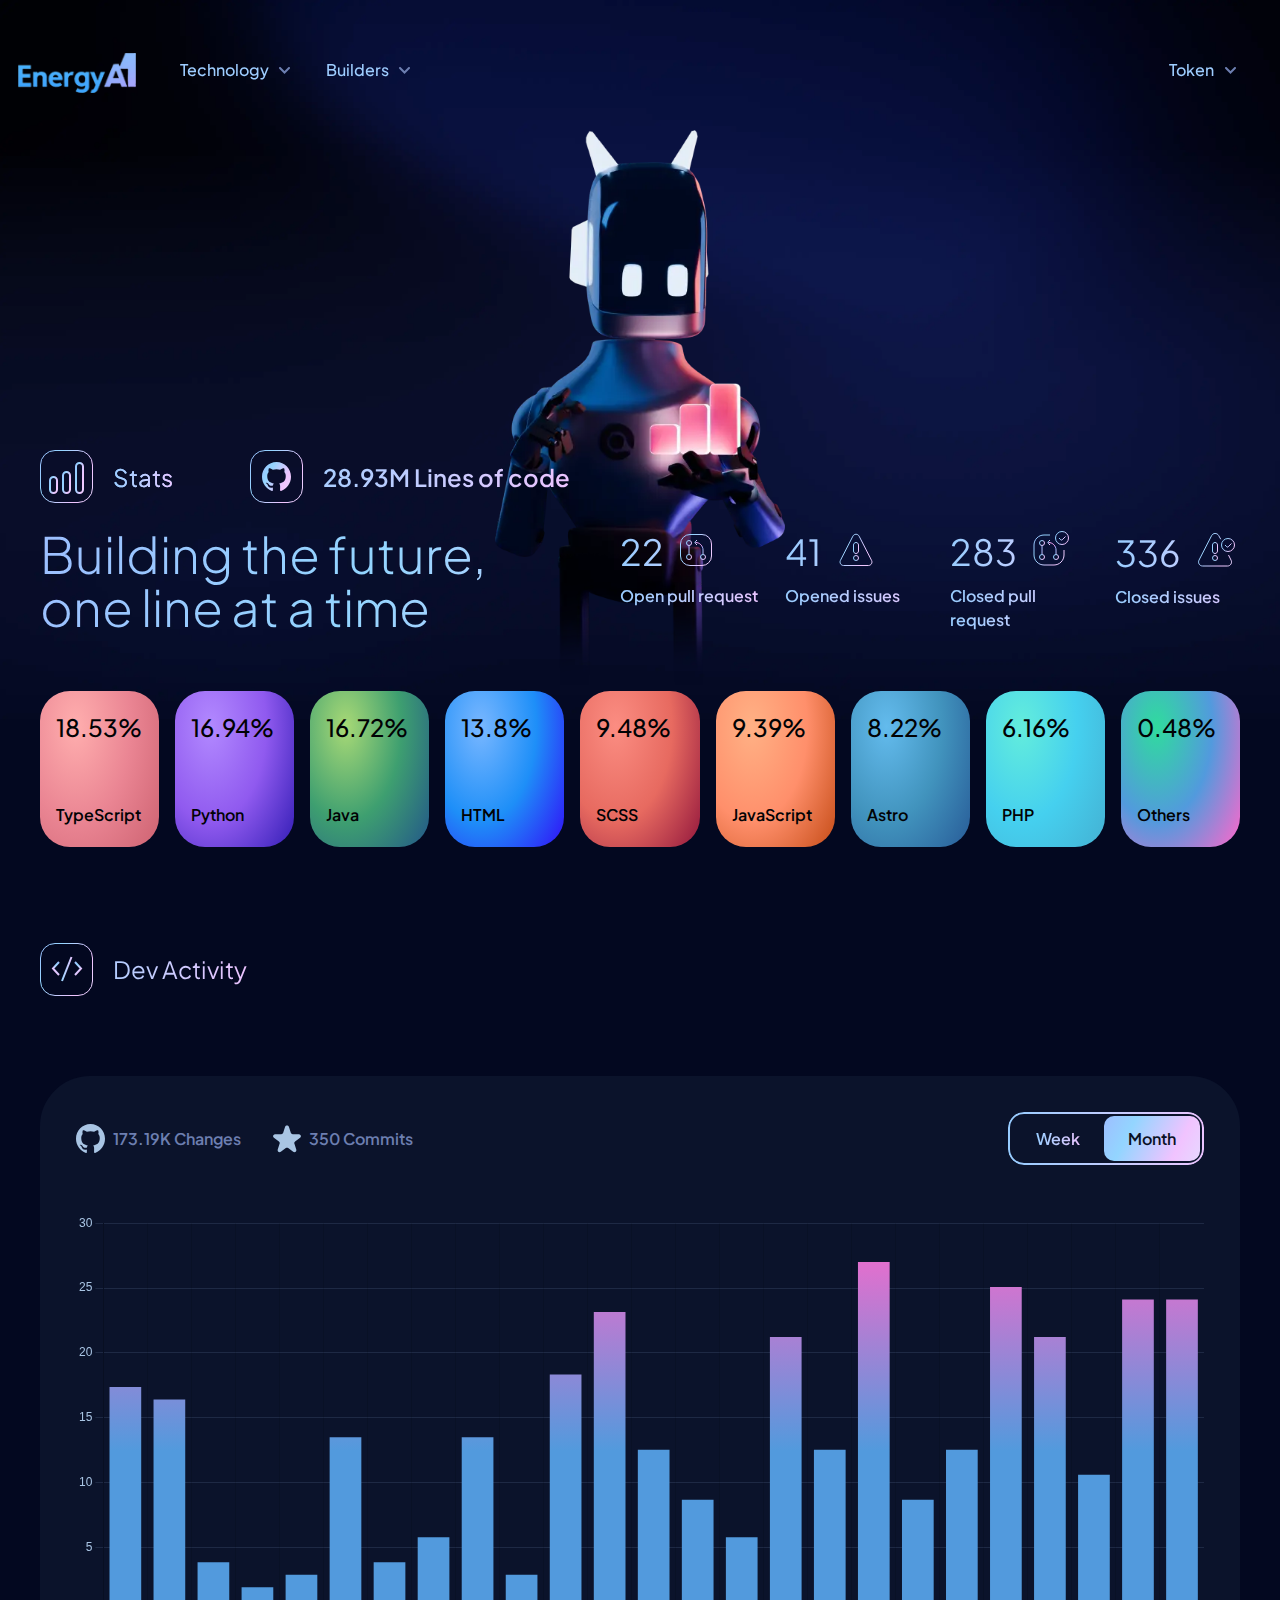
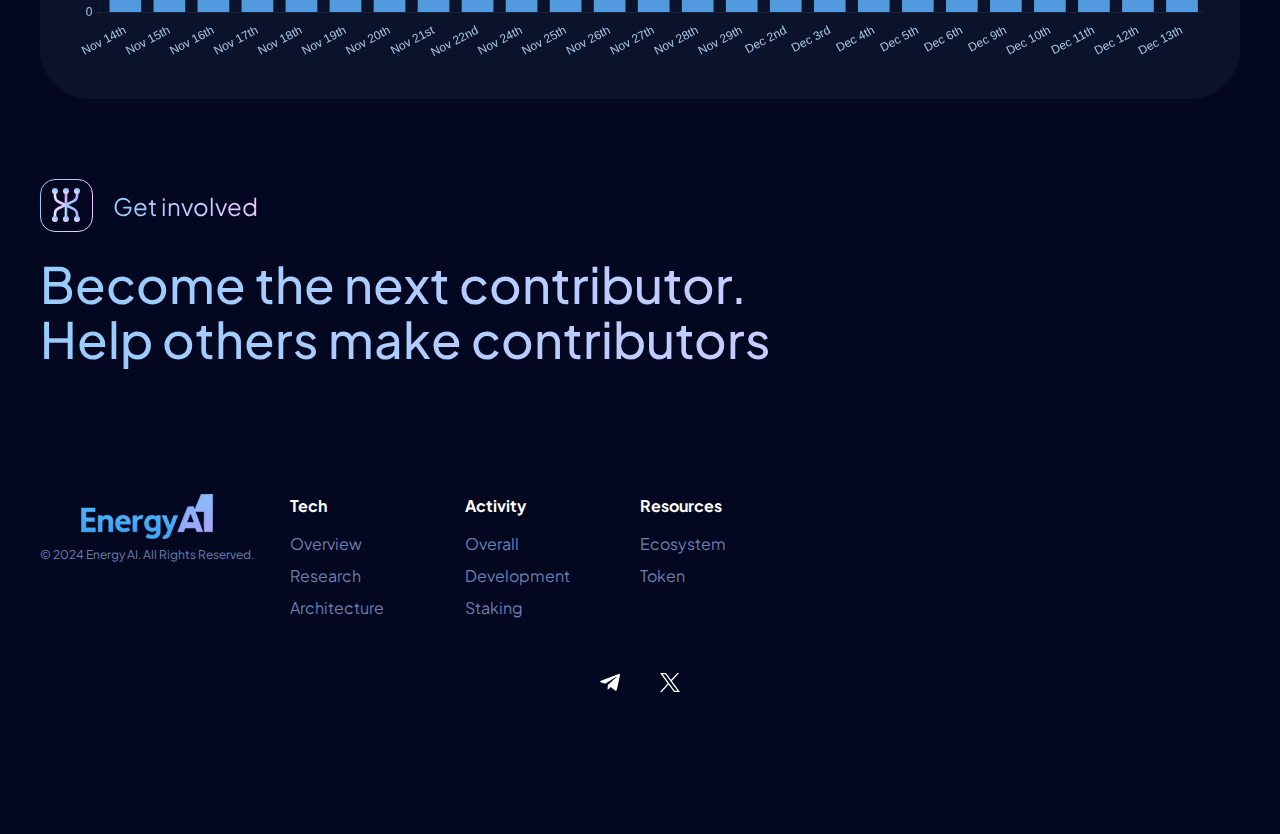
<file: stats/index.html>
<!DOCTYPE html>
<html lang="en" data-critters-container>
  <head>
    <meta charset="UTF-8" />
    <meta
      name="viewport"
      content="width=device-width, initial-scale=1, minimum-scale=1"
    />
    <title>Energy AI AI Development Insights</title>
    <link rel="canonical" href="/stats" />
    <meta
      name="description"
      content="Realtime Insights on Energy AI AI development - a platform for building and connecting AI applications"
    />
    <meta name="robots" content="index, follow" />
    <meta property="og:title" content="Energy AI AI Development Insights" />
    <meta property="og:type" content="website" />
    <meta property="og:image" content="/social.png" />
    <meta property="og:url" content="https://fabric AI.ai" />
    <meta name="twitter:card" content="summary" />
    <meta name="twitter:title" content="Energy AI AI Development Insights" />
    <meta name="twitter:image" content="/social.png" />
    <meta
      name="twitter:description"
      content="Realtime Insights on Energy AI AI development - a platform for building and connecting AI applications"
    />
    <meta name="twitter:creator" content="@fabric AIai" />
    <meta
      name="keywords"
      content="AI, Artificial Intelligence, Web3, Internet of AI, IoAI, AI-Apps"
    />
    <meta name="og:site_name" content="Energy AIAI" />
    <meta name="revisit-after" content="1 week" />
    <link
      rel="preload"
      as="image"
      imagesrcset="/_astro/robot-stats.BYC_k4JP_ZU6CUv.webp 1x, /_astro/robot-stats@2x.D4H6n_0P_2aQ068.webp 2x"
      href="/_astro/robot-stats.BYC_k4JP.png"
    />
    <link rel="preconnect" href="https://fonts.googleapis.com" />
    <link rel="preconnect" href="https://fonts.gstatic.com" crossorigin />
    <link
      href="https://fonts.googleapis.com/css2?family=Plus+Jakarta+Sans:ital,wght@0,200..800;1,200..800&display=swap"
      rel="stylesheet"
    />
    <link rel="sitemap" href="/sitemap.xml" />
    <link
      rel="apple-touch-icon"
      sizes="180x180"
      href="/favicon/apple-touch-icon.png"
    />
    <link
      rel="icon"
      type="image/png"
      sizes="32x32"
      href="/favicon/favicon-32x32.png"
    />
    <link
      rel="icon"
      type="image/png"
      sizes="16x16"
      href="/favicon/favicon-16x16.png"
    />
    <link rel="shortcut icon" href="/favicon/favicon.ico" />
    <link rel="manifest" href="/manifest.json" />
    <meta name="msapplication-TileColor" content="#0C0C15" />
    <meta name="theme-color" content="#0C0C15" />
    <style>
      *,
      :before,
      :after {
        box-sizing: border-box;
        border-width: 0;
        border-style: solid;
        border-color: #e5e7eb;
      }
      :before,
      :after {
        --tw-content: "";
      }
      html {
        line-height: 1.5;
        -webkit-text-size-adjust: 100%;
        -moz-tab-size: 4;
        -o-tab-size: 4;
        tab-size: 4;
        font-family: ui-sans-serif, system-ui, sans-serif, "Apple Color Emoji",
          "Segoe UI Emoji", Segoe UI Symbol, "Noto Color Emoji";
        font-feature-settings: normal;
        font-variation-settings: normal;
        -webkit-tap-highlight-color: transparent;
      }
      body {
        margin: 0;
        line-height: inherit;
      }
      h1,
      h3,
      h4 {
        font-size: inherit;
        font-weight: inherit;
      }
      a {
        color: inherit;
        text-decoration: inherit;
      }
      strong {
        font-weight: bolder;
      }
      small {
        font-size: 80%;
      }
      button,
      input {
        font-family: inherit;
        font-feature-settings: inherit;
        font-variation-settings: inherit;
        font-size: 100%;
        font-weight: inherit;
        line-height: inherit;
        letter-spacing: inherit;
        color: inherit;
        margin: 0;
        padding: 0;
      }
      button {
        text-transform: none;
      }
      button {
        -webkit-appearance: button;
        background-color: transparent;
        background-image: none;
      }
      h1,
      h3,
      h4,
      p {
        margin: 0;
      }
      ul {
        list-style: none;
        margin: 0;
        padding: 0;
      }
      input::-moz-placeholder {
        opacity: 1;
        color: #9ca3af;
      }
      input::placeholder {
        opacity: 1;
        color: #9ca3af;
      }
      button {
        cursor: pointer;
      }
      img,
      svg,
      iframe {
        display: block;
        vertical-align: middle;
      }
      img {
        max-width: 100%;
        height: auto;
      }
      *,
      :before,
      :after {
        --tw-border-spacing-x: 0;
        --tw-border-spacing-y: 0;
        --tw-translate-x: 0;
        --tw-translate-y: 0;
        --tw-rotate: 0;
        --tw-skew-x: 0;
        --tw-skew-y: 0;
        --tw-scale-x: 1;
        --tw-scale-y: 1;
        --tw-pan-x: ;
        --tw-pan-y: ;
        --tw-pinch-zoom: ;
        --tw-scroll-snap-strictness: proximity;
        --tw-gradient-from-position: ;
        --tw-gradient-via-position: ;
        --tw-gradient-to-position: ;
        --tw-ordinal: ;
        --tw-slashed-zero: ;
        --tw-numeric-figure: ;
        --tw-numeric-spacing: ;
        --tw-numeric-fraction: ;
        --tw-ring-inset: ;
        --tw-ring-offset-width: 0px;
        --tw-ring-offset-color: #fff;
        --tw-ring-color: rgb(59 130 246 / 0.5);
        --tw-ring-offset-shadow: 0 0 #0000;
        --tw-ring-shadow: 0 0 #0000;
        --tw-shadow: 0 0 #0000;
        --tw-shadow-colored: 0 0 #0000;
        --tw-blur: ;
        --tw-brightness: ;
        --tw-contrast: ;
        --tw-grayscale: ;
        --tw-hue-rotate: ;
        --tw-invert: ;
        --tw-saturate: ;
        --tw-sepia: ;
        --tw-drop-shadow: ;
        --tw-backdrop-blur: ;
        --tw-backdrop-brightness: ;
        --tw-backdrop-contrast: ;
        --tw-backdrop-grayscale: ;
        --tw-backdrop-hue-rotate: ;
        --tw-backdrop-invert: ;
        --tw-backdrop-opacity: ;
        --tw-backdrop-saturate: ;
        --tw-backdrop-sepia: ;
        --tw-contain-size: ;
        --tw-contain-layout: ;
        --tw-contain-paint: ;
        --tw-contain-style: ;
      }
      .fixed {
        position: fixed;
      }
      .\!absolute {
        position: absolute !important;
      }
      .absolute {
        position: absolute;
      }
      .relative {
        position: relative;
      }
      .\!top-\[130px\] {
        top: 130px !important;
      }
      .left-0 {
        left: 0;
      }
      .right-0 {
        right: 0;
      }
      .right-1\.5 {
        right: 0.375rem;
      }
      .right-5 {
        right: 1.25rem;
      }
      .top-0 {
        top: 0;
      }
      .top-1\/2 {
        top: 50%;
      }
      .top-\[320px\] {
        top: 320px;
      }
      .-z-\[1\] {
        z-index: -1;
      }
      .z-0 {
        z-index: 0;
      }
      .z-10 {
        z-index: 10;
      }
      .z-30 {
        z-index: 30;
      }
      .z-\[1000\] {
        z-index: 1000;
      }
      .z-\[999\] {
        z-index: 999;
      }
      .m-0 {
        margin: 0;
      }
      .mx-3 {
        margin-left: 0.75rem;
        margin-right: 0.75rem;
      }
      .mx-auto {
        margin-left: auto;
        margin-right: auto;
      }
      .my-12 {
        margin-top: 3rem;
        margin-bottom: 3rem;
      }
      .\!mb-6 {
        margin-bottom: 1.5rem !important;
      }
      .\!mr-0 {
        margin-right: 0 !important;
      }
      .mb-1 {
        margin-bottom: 0.25rem;
      }
      .mb-10 {
        margin-bottom: 2.5rem;
      }
      .mb-12 {
        margin-bottom: 3rem;
      }
      .mb-14 {
        margin-bottom: 3.5rem;
      }
      .mb-2 {
        margin-bottom: 0.5rem;
      }
      .mb-2\.5 {
        margin-bottom: 0.625rem;
      }
      .mb-24 {
        margin-bottom: 6rem;
      }
      .mb-3 {
        margin-bottom: 0.75rem;
      }
      .mb-4 {
        margin-bottom: 1rem;
      }
      .mb-5 {
        margin-bottom: 1.25rem;
      }
      .mb-6 {
        margin-bottom: 1.5rem;
      }
      .mb-\[120px\] {
        margin-bottom: 120px;
      }
      .mb-\[1px\] {
        margin-bottom: 1px;
      }
      .mb-\[50px\] {
        margin-bottom: 50px;
      }
      .ml-4 {
        margin-left: 1rem;
      }
      .mr-1\.5 {
        margin-right: 0.375rem;
      }
      .mr-3 {
        margin-right: 0.75rem;
      }
      .mt-3 {
        margin-top: 0.75rem;
      }
      .block {
        display: block;
      }
      .inline-block {
        display: inline-block;
      }
      .flex {
        display: flex;
      }
      .inline-flex {
        display: inline-flex;
      }
      .grid {
        display: grid;
      }
      .hidden {
        display: none;
      }
      .h-5 {
        height: 1.25rem;
      }
      .h-6 {
        height: 1.5rem;
      }
      .h-8 {
        height: 2rem;
      }
      .h-\[118px\] {
        height: 118px;
      }
      .h-\[21px\] {
        height: 21px;
      }
      .h-\[32px\] {
        height: 32px;
      }
      .h-\[456px\] {
        height: 456px;
      }
      .h-\[53px\] {
        height: 53px;
      }
      .h-\[86px\] {
        height: 86px;
      }
      .h-full {
        height: 100%;
      }
      .w-4 {
        width: 1rem;
      }
      .w-5 {
        width: 1.25rem;
      }
      .w-6 {
        width: 1.5rem;
      }
      .w-8 {
        width: 2rem;
      }
      .w-\[190px\] {
        width: 190px;
      }
      .w-\[32px\] {
        width: 32px;
      }
      .w-\[53px\] {
        width: 53px;
      }
      .w-\[86px\] {
        width: 86px;
      }
      .w-full {
        width: 100%;
      }
      .max-w-\[390px\] {
        max-width: 390px;
      }
      .max-w-\[500px\] {
        max-width: 500px;
      }
      .max-w-\[640px\] {
        max-width: 640px;
      }
      .flex-1 {
        flex: 1 1 0%;
      }
      .flex-\[0_0_32px\] {
        flex: 0 0 32px;
      }
      .-translate-y-1\/2 {
        --tw-translate-y: -50%;
        transform: translate(var(--tw-translate-x), var(--tw-translate-y))
          rotate(var(--tw-rotate)) skew(var(--tw-skew-x))
          skewY(var(--tw-skew-y)) scaleX(var(--tw-scale-x))
          scaleY(var(--tw-scale-y));
      }
      .cursor-pointer {
        cursor: pointer;
      }
      .cursor-wait {
        cursor: wait;
      }
      .select-none {
        -webkit-user-select: none;
        -moz-user-select: none;
        user-select: none;
      }
      .\!grid-cols-2 {
        grid-template-columns: repeat(2, minmax(0, 1fr)) !important;
      }
      .grid-cols-1 {
        grid-template-columns: repeat(1, minmax(0, 1fr));
      }
      .grid-cols-2 {
        grid-template-columns: repeat(2, minmax(0, 1fr));
      }
      .flex-row {
        flex-direction: row;
      }
      .flex-col {
        flex-direction: column;
      }
      .flex-wrap {
        flex-wrap: wrap;
      }
      .items-start {
        align-items: flex-start;
      }
      .items-center {
        align-items: center;
      }
      .justify-start {
        justify-content: flex-start;
      }
      .justify-center {
        justify-content: center;
      }
      .justify-between {
        justify-content: space-between;
      }
      .gap-1 {
        gap: 0.25rem;
      }
      .gap-2 {
        gap: 0.5rem;
      }
      .gap-4 {
        gap: 1rem;
      }
      .gap-5 {
        gap: 1.25rem;
      }
      .gap-y-8 {
        row-gap: 2rem;
      }
      .space-x-5 > :not([hidden]) ~ :not([hidden]) {
        --tw-space-x-reverse: 0;
        margin-right: calc(1.25rem * var(--tw-space-x-reverse));
        margin-left: calc(1.25rem * calc(1 - var(--tw-space-x-reverse)));
      }
      .overflow-hidden {
        overflow: hidden;
      }
      .text-ellipsis {
        text-overflow: ellipsis;
      }
      .whitespace-nowrap {
        white-space: nowrap;
      }
      .rounded-2xl {
        border-radius: 1rem;
      }
      .rounded-\[20px\] {
        border-radius: 20px;
      }
      .rounded-\[38px\] {
        border-radius: 38px;
      }
      .rounded-lg {
        border-radius: 0.5rem;
      }
      .border {
        border-width: 1px;
      }
      .border-0 {
        border-width: 0px;
      }
      .border-solid {
        border-style: solid;
      }
      .border-none {
        border-style: none;
      }
      .border-\[\#272135\] {
        --tw-border-opacity: 1;
        border-color: rgb(39 33 53 / var(--tw-border-opacity));
      }
      .border-\[\#6D7FB1\] {
        --tw-border-opacity: 1;
        border-color: rgb(109 127 177 / var(--tw-border-opacity));
      }
      .bg-white {
        --tw-bg-opacity: 1;
        background-color: rgb(255 255 255 / var(--tw-bg-opacity));
      }
      .object-cover {
        -o-object-fit: cover;
        object-fit: cover;
      }
      .p-2 {
        padding: 0.5rem;
      }
      .px-1 {
        padding-left: 0.25rem;
        padding-right: 0.25rem;
      }
      .px-1\.5 {
        padding-left: 0.375rem;
        padding-right: 0.375rem;
      }
      .px-2 {
        padding-left: 0.5rem;
        padding-right: 0.5rem;
      }
      .px-4 {
        padding-left: 1rem;
        padding-right: 1rem;
      }
      .px-8 {
        padding-left: 2rem;
        padding-right: 2rem;
      }
      .py-2 {
        padding-top: 0.5rem;
        padding-bottom: 0.5rem;
      }
      .pb-2 {
        padding-bottom: 0.5rem;
      }
      .pb-2\.5 {
        padding-bottom: 0.625rem;
      }
      .pb-\[50px\] {
        padding-bottom: 50px;
      }
      .pl-5 {
        padding-left: 1.25rem;
      }
      .pr-12 {
        padding-right: 3rem;
      }
      .pt-1 {
        padding-top: 0.25rem;
      }
      .pt-2 {
        padding-top: 0.5rem;
      }
      .pt-3 {
        padding-top: 0.75rem;
      }
      .pt-8 {
        padding-top: 2rem;
      }
      .pt-\[320px\] {
        padding-top: 320px;
      }
      .pt-\[45px\] {
        padding-top: 45px;
      }
      .pt-\[60px\] {
        padding-top: 60px;
      }
      .text-left {
        text-align: left;
      }
      .text-center {
        text-align: center;
      }
      .text-2xl {
        font-size: 1.5rem;
        line-height: 2rem;
      }
      .text-3xl {
        font-size: 1.875rem;
        line-height: 2.25rem;
      }
      .text-4xl {
        font-size: 2.25rem;
        line-height: 2.5rem;
      }
      .text-base {
        font-size: 1rem;
        line-height: 1.5rem;
      }
      .text-lg {
        font-size: 1.125rem;
        line-height: 1.75rem;
      }
      .text-sm {
        font-size: 0.875rem;
        line-height: 1.25rem;
      }
      .text-xs {
        font-size: 0.75rem;
        line-height: 1rem;
      }
      .font-bold {
        font-weight: 700;
      }
      .font-medium {
        font-weight: 500;
      }
      .font-normal {
        font-weight: 400;
      }
      .font-semibold {
        font-weight: 600;
      }
      .uppercase {
        text-transform: uppercase;
      }
      .\!leading-\[1\.06\] {
        line-height: 1.06 !important;
      }
      .leading-8 {
        line-height: 2rem;
      }
      .leading-\[0\] {
        line-height: 0;
      }
      .leading-\[1\.06\] {
        line-height: 1.06;
      }
      .leading-\[1\.15\] {
        line-height: 1.15;
      }
      .leading-\[1\.1\] {
        line-height: 1.1;
      }
      .leading-\[1\.25\] {
        line-height: 1.25;
      }
      .leading-\[1\] {
        line-height: 1;
      }
      .leading-normal {
        line-height: 1.5;
      }
      .text-\[\#030514\] {
        --tw-text-opacity: 1;
        color: rgb(3 5 20 / var(--tw-text-opacity));
      }
      .text-\[\#6D7FB1\] {
        --tw-text-opacity: 1;
        color: rgb(109 127 177 / var(--tw-text-opacity));
      }
      .text-\[\#A9C5E4\] {
        --tw-text-opacity: 1;
        color: rgb(169 197 228 / var(--tw-text-opacity));
      }
      .text-light-blue {
        --tw-text-opacity: 1;
        color: rgb(109 127 177 / var(--tw-text-opacity));
      }
      .text-white {
        --tw-text-opacity: 1;
        color: rgb(255 255 255 / var(--tw-text-opacity));
      }
      .underline {
        text-decoration-line: underline;
      }
      .placeholder-dark-blue-100::-moz-placeholder {
        --tw-placeholder-opacity: 1;
        color: rgb(6 5 12 / var(--tw-placeholder-opacity));
      }
      .placeholder-dark-blue-100::placeholder {
        --tw-placeholder-opacity: 1;
        color: rgb(6 5 12 / var(--tw-placeholder-opacity));
      }
      .opacity-50 {
        opacity: 0.5;
      }
      .outline-none {
        outline: 2px solid transparent;
        outline-offset: 2px;
      }
      .transition {
        transition-property: color, background-color, border-color,
          text-decoration-color, fill, stroke, opacity, box-shadow, transform,
          filter, -webkit-backdrop-filter;
        transition-property: color, background-color, border-color,
          text-decoration-color, fill, stroke, opacity, box-shadow, transform,
          filter, backdrop-filter;
        transition-property: color, background-color, border-color,
          text-decoration-color, fill, stroke, opacity, box-shadow, transform,
          filter, backdrop-filter, -webkit-backdrop-filter;
        transition-timing-function: cubic-bezier(0.4, 0, 0.2, 1);
        transition-duration: 0.15s;
      }
      .transition-colors {
        transition-property: color, background-color, border-color,
          text-decoration-color, fill, stroke;
        transition-timing-function: cubic-bezier(0.4, 0, 0.2, 1);
        transition-duration: 0.15s;
      }
      .hover\:bg-dark-blue-1800:hover {
        --tw-bg-opacity: 1;
        background-color: rgb(15 25 55 / var(--tw-bg-opacity));
      }
      .hover\:bg-gradient-to-r:hover {
        background-image: linear-gradient(to right, var(--tw-gradient-stops));
      }
      .hover\:from-\[\#97CCFF\]:hover {
        --tw-gradient-from: #97ccff var(--tw-gradient-from-position);
        --tw-gradient-to: rgb(151 204 255 / 0) var(--tw-gradient-to-position);
        --tw-gradient-stops: var(--tw-gradient-from), var(--tw-gradient-to);
      }
      .hover\:via-\[\#C0CDFF\]:hover {
        --tw-gradient-to: rgb(192 205 255 / 0) var(--tw-gradient-to-position);
        --tw-gradient-stops: var(--tw-gradient-from),
          #c0cdff var(--tw-gradient-via-position), var(--tw-gradient-to);
      }
      .hover\:to-\[\#EBC4FF\]:hover {
        --tw-gradient-to: #ebc4ff var(--tw-gradient-to-position);
      }
      .hover\:text-dark-blue:hover {
        --tw-text-opacity: 1;
        color: rgb(3 8 32 / var(--tw-text-opacity));
      }
      .hover\:text-light-blue:hover {
        --tw-text-opacity: 1;
        color: rgb(109 127 177 / var(--tw-text-opacity));
      }
      .hover\:text-white:hover {
        --tw-text-opacity: 1;
        color: rgb(255 255 255 / var(--tw-text-opacity));
      }
      .hover\:underline:hover {
        text-decoration-line: underline;
      }
      .focus\:text-black:focus {
        --tw-text-opacity: 1;
        color: rgb(0 0 0 / var(--tw-text-opacity));
      }
      .focus\:outline-none:focus {
        outline: 2px solid transparent;
        outline-offset: 2px;
      }
      @media not all and (min-width: 1440px) {
        .max-2xl\:w-\[290px\] {
          width: 290px;
        }
      }
      @media not all and (min-width: 1024px) {
        .max-lg\:relative {
          position: relative;
        }
        .max-lg\:pl-16 {
          padding-left: 4rem;
        }
      }
      @media not all and (min-width: 768px) {
        .max-md\:absolute {
          position: absolute;
        }
        .max-md\:bottom-5 {
          bottom: 1.25rem;
        }
        .max-md\:left-0 {
          left: 0;
        }
        .max-md\:right-5 {
          right: 1.25rem;
        }
        .max-md\:hidden {
          display: none;
        }
        .max-md\:w-full {
          width: 100%;
        }
        .max-md\:flex-1 {
          flex: 1 1 0%;
        }
        .max-md\:px-5 {
          padding-left: 1.25rem;
          padding-right: 1.25rem;
        }
      }
      @media not all and (min-width: 640px) {
        .max-sm\:\!top-\[88px\] {
          top: 88px !important;
        }
        .max-sm\:order-2 {
          order: 2;
        }
        .max-sm\:mx-auto {
          margin-left: auto;
          margin-right: auto;
        }
        .max-sm\:mb-0\.5 {
          margin-bottom: 0.125rem;
        }
        .max-sm\:flex {
          display: flex;
        }
        .max-sm\:hidden {
          display: none;
        }
        .max-sm\:w-\[200px\] {
          width: 200px;
        }
        .max-sm\:flex-wrap {
          flex-wrap: wrap;
        }
        .max-sm\:justify-center {
          justify-content: center;
        }
        .max-sm\:gap-5 {
          gap: 1.25rem;
        }
        .max-sm\:gap-y-2 {
          row-gap: 0.5rem;
        }
        .max-sm\:text-center {
          text-align: center;
        }
        .max-sm\:text-xs {
          font-size: 0.75rem;
          line-height: 1rem;
        }
      }
      @media (max-width: 350px) {
        .max-\[350px\]\:px-3 {
          padding-left: 0.75rem;
          padding-right: 0.75rem;
        }
      }
      @media (min-width: 340px) {
        .min-\[340px\]\:grid-cols-2 {
          grid-template-columns: repeat(2, minmax(0, 1fr));
        }
      }
      @media (min-width: 400px) {
        .min-\[400px\]\:\!grid-cols-3 {
          grid-template-columns: repeat(3, minmax(0, 1fr)) !important;
        }
      }
      @media (min-width: 640px) {
        .sm\:\!mb-9 {
          margin-bottom: 2.25rem !important;
        }
        .sm\:mb-10 {
          margin-bottom: 2.5rem;
        }
        .sm\:mb-20 {
          margin-bottom: 5rem;
        }
        .sm\:mr-2 {
          margin-right: 0.5rem;
        }
        .sm\:mr-5 {
          margin-right: 1.25rem;
        }
        .sm\:h-\[53px\] {
          height: 53px;
        }
        .sm\:\!w-\[670px\] {
          width: 670px !important;
        }
        .sm\:\!w-\[680px\] {
          width: 680px !important;
        }
        .sm\:w-\[210px\] {
          width: 210px;
        }
        .sm\:w-\[53px\] {
          width: 53px;
        }
        .sm\:w-auto {
          width: auto;
        }
        .sm\:grid-cols-4 {
          grid-template-columns: repeat(4, minmax(0, 1fr));
        }
        .sm\:gap-0 {
          gap: 0px;
        }
        .sm\:space-x-8 > :not([hidden]) ~ :not([hidden]) {
          --tw-space-x-reverse: 0;
          margin-right: calc(2rem * var(--tw-space-x-reverse));
          margin-left: calc(2rem * calc(1 - var(--tw-space-x-reverse)));
        }
        .sm\:rounded-\[50px\] {
          border-radius: 50px;
        }
        .sm\:bg-\[var\(--card--bg\)\] {
          background-color: var(--card--bg);
        }
        .sm\:px-5 {
          padding-left: 1.25rem;
          padding-right: 1.25rem;
        }
        .sm\:px-9 {
          padding-left: 2.25rem;
          padding-right: 2.25rem;
        }
        .sm\:py-9 {
          padding-top: 2.25rem;
          padding-bottom: 2.25rem;
        }
        .sm\:text-center {
          text-align: center;
        }
        .sm\:text-2xl {
          font-size: 1.5rem;
          line-height: 2rem;
        }
        .sm\:text-3xl {
          font-size: 1.875rem;
          line-height: 2.25rem;
        }
        .sm\:text-4xl {
          font-size: 2.25rem;
          line-height: 2.5rem;
        }
        .sm\:text-base {
          font-size: 1rem;
          line-height: 1.5rem;
        }
        .sm\:text-sm {
          font-size: 0.875rem;
          line-height: 1.25rem;
        }
        .sm\:text-xs {
          font-size: 0.75rem;
          line-height: 1rem;
        }
      }
      @media (min-width: 768px) {
        .md\:left-\[240px\] {
          left: 240px;
        }
        .md\:mb-36 {
          margin-bottom: 9rem;
        }
        .md\:mb-6 {
          margin-bottom: 1.5rem;
        }
        .md\:mb-8 {
          margin-bottom: 2rem;
        }
        .md\:mr-5 {
          margin-right: 1.25rem;
        }
        .md\:mt-12 {
          margin-top: 3rem;
        }
        .md\:w-\[248px\] {
          width: 248px;
        }
        .md\:flex-1 {
          flex: 1 1 0%;
        }
        .md\:flex-grow {
          flex-grow: 1;
        }
        .md\:grid-cols-4 {
          grid-template-columns: repeat(4, minmax(0, 1fr));
        }
        .md\:flex-row {
          flex-direction: row;
        }
        .md\:gap-5 {
          gap: 1.25rem;
        }
        .md\:pb-\[110px\] {
          padding-bottom: 110px;
        }
        .md\:text-left {
          text-align: left;
        }
        .md\:text-2xl {
          font-size: 1.5rem;
          line-height: 2rem;
        }
      }
      @media (min-width: 1024px) {
        .lg\:absolute {
          position: absolute;
        }
        .lg\:top-\[450px\] {
          top: 450px;
        }
        .lg\:mx-0 {
          margin-left: 0;
          margin-right: 0;
        }
        .lg\:mb-0 {
          margin-bottom: 0;
        }
        .lg\:mb-20 {
          margin-bottom: 5rem;
        }
        .lg\:ml-3 {
          margin-left: 0.75rem;
        }
        .lg\:ml-5 {
          margin-left: 1.25rem;
        }
        .lg\:block {
          display: block;
        }
        .lg\:inline-block {
          display: inline-block;
        }
        .lg\:hidden {
          display: none;
        }
        .lg\:\!w-\[550px\] {
          width: 550px !important;
        }
        .lg\:\!w-\[560px\] {
          width: 560px !important;
        }
        .lg\:w-\[150px\] {
          width: 150px;
        }
        .lg\:w-auto {
          width: auto;
        }
        .lg\:flex-row {
          flex-direction: row;
        }
        .lg\:gap-3 {
          gap: 0.75rem;
        }
        .lg\:p-3 {
          padding: 0.75rem;
        }
        .lg\:px-3 {
          padding-left: 0.75rem;
          padding-right: 0.75rem;
        }
        .lg\:px-8 {
          padding-left: 2rem;
          padding-right: 2rem;
        }
        .lg\:pb-0 {
          padding-bottom: 0;
        }
        .lg\:pt-7 {
          padding-top: 1.75rem;
        }
        .lg\:pt-\[450px\] {
          padding-top: 450px;
        }
        .lg\:text-left {
          text-align: left;
        }
        .lg\:text-\[62px\] {
          font-size: 62px;
        }
        .lg\:font-light {
          font-weight: 300;
        }
      }
      @media (min-width: 1100px) {
        .min-\[1100px\]\:absolute {
          position: absolute;
        }
        .min-\[1100px\]\:bottom-\[135px\] {
          bottom: 135px;
        }
        .min-\[1100px\]\:right-5 {
          right: 1.25rem;
        }
        .min-\[1100px\]\:w-6\/12 {
          width: 50%;
        }
      }
      @media (min-width: 1280px) {
        .xl\:left-\[250px\] {
          left: 250px;
        }
        .xl\:w-1\/2 {
          width: 50%;
        }
        .xl\:max-w-\[700px\] {
          max-width: 700px;
        }
        .xl\:grid-cols-5 {
          grid-template-columns: repeat(5, minmax(0, 1fr));
        }
        .xl\:gap-4 {
          gap: 1rem;
        }
        .xl\:space-x-10 > :not([hidden]) ~ :not([hidden]) {
          --tw-space-x-reverse: 0;
          margin-right: calc(2.5rem * var(--tw-space-x-reverse));
          margin-left: calc(2.5rem * calc(1 - var(--tw-space-x-reverse)));
        }
        .xl\:text-\[50px\] {
          font-size: 50px;
        }
      }
      @media (min-width: 1440px) {
        .\32xl\:w-\[310px\] {
          width: 310px;
        }
      }
      :root {
        --accent: 136, 58, 234;
        --accent-light: 224, 204, 250;
        --accent-dark: 49, 10, 101;
        --accent-gradient: linear-gradient(
          45deg,
          rgb(var(--accent)),
          rgb(var(--accent-light)) 30%,
          white 60%
        );
        --color--dark-blue: #030820;
        --color--dark-blue--100: #0b132b;
        --color--dark-blue--200: #020720;
        --color--dark-blue--300: #0a123d;
        --color--dark-blue--400: #070e31;
        --body--bg: var(--color--dark-blue);
        --gradinet--button: linear-gradient(
          117deg,
          #f7aafd -77.62%,
          #a6abff -23.26%,
          #93d5ff 27.77%,
          #f1c3ff 75.48%,
          #d7f4ff 135.39%
        );
        --gradient--button-color: #010414;
        --gradient--button-menu: linear-gradient(
          to right,
          #f7aafd 0,
          #a6abff 25%,
          #93d5ff 49%,
          #f1c3ff 71%,
          #d7f4ff 100%
        );
        --exchange--button-bg: #141e52;
        --exchange--button-bg--hover: #253170;
        --card--bg: var(--color--dark-blue--100);
        --card--roadmap-bg: var(--color--dark-blue--100);
        --card--partners-bg: #0b132b;
        --menu--bg: var(--color--dark-blue--400);
      }
      .of-button__primary,
      .of-button__outline {
        position: relative;
        display: inline-flex;
        cursor: pointer;
        align-items: center;
        justify-content: center;
        white-space: nowrap;
        border-radius: 1rem;
        border-width: 0px;
        border-style: none;
        padding-left: 1.25rem;
        padding-right: 1.25rem;
        padding-top: 18px;
        padding-bottom: 18px;
        font-size: 1.125rem;
        line-height: 1.75rem;
        font-weight: 400;
        line-height: 1.5;
        text-decoration-line: none;
        --tw-shadow: 0 0 #0000;
        --tw-shadow-colored: 0 0 #0000;
        box-shadow: var(--tw-ring-offset-shadow, 0 0 #0000),
          var(--tw-ring-shadow, 0 0 #0000), var(--tw-shadow);
      }
      .of-button__primary:hover,
      .of-button__outline:hover {
        text-decoration-line: none;
      }
      @media (min-width: 640px) {
        .of-button__primary,
        .of-button__outline {
          padding-top: 21px;
          padding-bottom: 21px;
        }
      }
      @media (min-width: 768px) {
        .of-button__primary,
        .of-button__outline {
          padding-left: 2.25rem;
          padding-right: 2.25rem;
        }
      }
      @media (min-width: 1024px) {
        .of-button__primary,
        .of-button__outline {
          font-size: 1.25rem;
          line-height: 1.75rem;
        }
      }
      .of-button__primary:hover,
      .of-button__outline:hover {
        background: linear-gradient(
          95deg,
          #97aeff 0.43%,
          #f2c0ff 51.36%,
          #ffa1a1 98.06%
        );
        --tw-text-opacity: 1;
        color: rgb(24 24 27 / var(--tw-text-opacity));
      }
      .of-button__primary:hover .of-button__label,
      .of-button__outline:hover .of-button__label {
        background: none !important;
        --tw-text-opacity: 1;
        color: rgb(24 24 27 / var(--tw-text-opacity));
        -webkit-background-clip: inherit !important;
        -webkit-text-fill-color: inherit !important;
      }
      .of-button__primary {
        background: linear-gradient(
          95deg,
          #97ccff 0.43%,
          #c0cdff 51.36%,
          #ebc4ff 98.06%
        );
        --tw-text-opacity: 1;
        color: rgb(24 24 27 / var(--tw-text-opacity));
      }
      .of-button__outline {
        position: relative;
        background-color: transparent;
        --tw-text-opacity: 1;
        color: rgb(255 255 255 / var(--tw-text-opacity));
      }
      .of-button__outline:before {
        position: absolute;
        inset: 0;
        border-radius: 1rem;
        background-image: linear-gradient(to right, var(--tw-gradient-stops));
        --tw-gradient-from: #97ccff var(--tw-gradient-from-position);
        --tw-gradient-to: rgb(151 204 255 / 0) var(--tw-gradient-to-position);
        --tw-gradient-stops: var(--tw-gradient-from), var(--tw-gradient-to);
        --tw-gradient-to: rgb(192 205 255 / 0) var(--tw-gradient-to-position);
        --tw-gradient-stops: var(--tw-gradient-from),
          #c0cdff var(--tw-gradient-via-position), var(--tw-gradient-to);
        --tw-gradient-to: #ebc4ff var(--tw-gradient-to-position);
        padding: 0.125rem;
        content: "";
        -webkit-mask: linear-gradient(#fff 0 0) content-box,
          linear-gradient(#fff 0 0);
        -webkit-mask-composite: destination-out;
        mask-composite: exclude;
        z-index: 0;
      }
      .of-button__outline:focus:before,
      .of-button__outline:active:before,
      .of-button__outline:hover:before {
        display: none;
      }
      .of-button__outline .of-button__label {
        background: linear-gradient(
          95deg,
          #97ccff 0.43%,
          #c0cdff 51.36%,
          #ebc4ff 98.06%
        );
        background-clip: text;
        -webkit-background-clip: text;
        -webkit-text-fill-color: transparent;
      }
      .of-button__group {
        position: relative;
        display: flex;
        border-radius: 14px;
        padding: 0.25rem;
      }
      .of-button__group:before {
        position: absolute;
        inset: 0;
        border-radius: 1rem;
        background-image: linear-gradient(to right, var(--tw-gradient-stops));
        --tw-gradient-from: #97ccff var(--tw-gradient-from-position);
        --tw-gradient-to: rgb(151 204 255 / 0) var(--tw-gradient-to-position);
        --tw-gradient-stops: var(--tw-gradient-from), var(--tw-gradient-to);
        --tw-gradient-to: rgb(192 205 255 / 0) var(--tw-gradient-to-position);
        --tw-gradient-stops: var(--tw-gradient-from),
          #c0cdff var(--tw-gradient-via-position), var(--tw-gradient-to);
        --tw-gradient-to: #ebc4ff var(--tw-gradient-to-position);
        padding: 0.125rem;
        content: "";
        -webkit-mask: linear-gradient(#fff 0 0) content-box,
          linear-gradient(#fff 0 0);
        -webkit-mask-composite: destination-out;
        mask-composite: exclude;
        z-index: 0;
      }
      .of-button--chart {
        position: relative;
        z-index: 10;
        display: flex;
        height: 45px;
        align-items: center;
        justify-content: center;
        border-radius: 10px;
        background-color: transparent;
        padding-left: 1.5rem;
        padding-right: 1.5rem;
        font-weight: 600;
      }
      .of-button--chart.is-active {
        --tw-text-opacity: 1;
        color: rgb(9 16 36 / var(--tw-text-opacity));
        background-image: linear-gradient(
          117deg,
          #f7aafd -77.62%,
          #a6abff -23.26%,
          #93d5ff 27.77%,
          #f1c3ff 75.48%,
          #d7f4ff 135.39%
        );
      }
      .lift:not([disabled]):focus,
      .lift:not([disabled]):hover {
        transform: translate3d(0, -3px, 0);
      }
      .lift {
        transition: transform 0.25s ease;
      }
      .of-button__menu-toggle {
        position: relative;
        align-items: center;
        justify-content: center;
      }
      .of-button__menu-toggle .of-state--active {
        display: none;
      }
      .of-button__menu-toggle .of-state--normal {
        display: block;
      }
      .of__heading-gradient,
      .of-page__title,
      .of-gradient__text,
      .of-button--chart:not(.is-active) .of-button__label,
      .of-menu__link-label {
        background: linear-gradient(
          95deg,
          #97ccff 0.43%,
          #c0cdff 51.36%,
          #ebc4ff 98.06%
        );
        background-clip: text;
        -webkit-background-clip: text;
        -webkit-text-fill-color: transparent;
      }
      .of-heading {
        margin-bottom: 1.75rem;
      }
      @media (min-width: 640px) {
        .of-heading {
          margin-bottom: 60px;
        }
      }
      .of-heading--primary {
        padding-bottom: 0.5rem;
        font-size: 1.5rem;
        line-height: 2rem;
        font-weight: 500;
      }
      @media (min-width: 768px) {
        .of-heading--primary {
          font-size: 1.875rem;
          line-height: 2.25rem;
        }
      }
      @media (min-width: 1024px) {
        .of-heading--primary {
          font-size: 2.25rem;
          line-height: 2.5rem;
        }
      }
      @media (min-width: 1280px) {
        .of-heading--primary {
          font-size: 50px;
        }
      }
      .of-heading--primary {
        line-height: 1.1 !important;
      }
      html {
        background-color: var(--body--bg);
      }
      html,
      body {
        font-family: Plus Jakarta Sans, sans-serif;
        font-size: 1rem;
        line-height: 1.5rem;
        font-weight: 400;
        line-height: 1.5;
        --tw-text-opacity: 1;
        color: rgb(255 255 255 / var(--tw-text-opacity));
      }
      @media (min-width: 640px) {
        .of__main {
          min-height: 1000px;
        }
      }
      .of-container {
        margin-left: auto;
        margin-right: auto;
        padding-left: 1.25rem;
        padding-right: 1.25rem;
      }
      @media (min-width: 1710px) {
        .of-container {
          width: 100%;
        }
        @media (min-width: 370px) {
          .of-container {
            max-width: 370px;
          }
        }
        @media (min-width: 640px) {
          .of-container {
            max-width: 640px;
          }
        }
        @media (min-width: 768px) {
          .of-container {
            max-width: 768px;
          }
        }
        @media (min-width: 1024px) {
          .of-container {
            max-width: 1024px;
          }
        }
        @media (min-width: 1280px) {
          .of-container {
            max-width: 1280px;
          }
        }
        @media (min-width: 1440px) {
          .of-container {
            max-width: 1440px;
          }
        }
        .of-container {
          max-width: 1710px;
        }
      }
      @media (min-width: 1024px) {
        .of-container {
          padding-left: 2.5rem;
          padding-right: 2.5rem;
        }
      }
      @media (min-width: 1440px) {
        .of-container {
          padding-left: 5rem;
          padding-right: 5rem;
        }
      }
      .of__section {
        -webkit-user-select: none;
        -moz-user-select: none;
        user-select: none;
      }
      .of-picture--cover img {
        height: 100% !important;
        width: 100% !important;
        -o-object-fit: cover !important;
        object-fit: cover !important;
      }
      .of-page--stats .of-image__robot {
        position: absolute;
        top: 6rem;
        left: 50%;
        z-index: 0;
        --tw-translate-x: -50%;
        transform: translate(var(--tw-translate-x), var(--tw-translate-y))
          rotate(var(--tw-rotate)) skew(var(--tw-skew-x))
          skewY(var(--tw-skew-y)) scaleX(var(--tw-scale-x))
          scaleY(var(--tw-scale-y));
      }
      @media (min-width: 768px) {
        .of-page--stats .of-image__robot {
          top: 67px;
        }
      }
      @media (max-width: 350px) {
        .of-social__channels svg {
          height: 2rem !important;
          width: 2rem !important;
        }
      }
      .of-card {
        position: relative;
        z-index: 10;
        border-radius: 20px;
        background-color: var(--card--bg);
        padding: 1.25rem;
      }
      @media (min-width: 768px) {
        .of-card {
          border-radius: 50px;
          padding: 90px 86px;
        }
      }
      .of-header {
        top: 0.625rem;
        left: 0;
        z-index: 100;
        width: 100%;
        transition-property: all;
        transition-timing-function: cubic-bezier(0.4, 0, 0.2, 1);
        transition-duration: 0.3s;
      }
      @media (min-width: 1024px) {
        .of-header {
          top: 1.5rem;
        }
      }
      .of-header .of-state--scroll {
        display: none;
      }
      .of-header__container {
        position: relative;
        z-index: 10;
        display: flex;
        align-items: center;
        justify-content: space-between;
      }
      @media (min-width: 1024px) {
        .of-header__container {
          height: 92px;
          border-radius: 20px;
        }
      }
      .of-header__container:before,
      .of-header__container:after {
        content: "";
        position: absolute;
        inset: 0;
        border-radius: 20px;
        opacity: 0;
        transition-property: opacity;
        transition-timing-function: cubic-bezier(0.4, 0, 0.2, 1);
        transition-duration: 0.3s;
        transition-timing-function: cubic-bezier(0.4, 0, 1, 1);
      }
      .of-header__container:before {
        content: "";
        inset: -1px;
        z-index: 0;
        background-image: linear-gradient(to right, var(--tw-gradient-stops));
        --tw-gradient-from: #97ccff var(--tw-gradient-from-position);
        --tw-gradient-to: rgb(151 204 255 / 0) var(--tw-gradient-to-position);
        --tw-gradient-stops: var(--tw-gradient-from), var(--tw-gradient-to);
        --tw-gradient-to: rgb(192 205 255 / 0) var(--tw-gradient-to-position);
        --tw-gradient-stops: var(--tw-gradient-from),
          #c0cdff var(--tw-gradient-via-position), var(--tw-gradient-to);
        --tw-gradient-to: #ebc4ff var(--tw-gradient-to-position);
      }
      .of-header__container:after {
        z-index: 1;
        background-color: var(--color--dark-blue);
      }
      .of-header__inner {
        display: flex;
        width: 100%;
        align-items: center;
        justify-content: space-between;
      }
      @media not all and (min-width: 1024px) {
        .of-header__inner {
          height: 74px;
          border-radius: 20px;
          padding-left: 1.25rem;
          padding-right: 1.25rem;
        }
      }
      @media not all and (min-width: 768px) {
        .of-header__inner {
          position: relative;
          z-index: 50;
        }
      }
      @media (min-width: 1024px) {
        .of-header__inner {
          display: inline-block;
          width: auto;
          line-height: 0;
        }
      }
      @media (max-width: 1280px) {
        .of-header .of-container {
          padding-left: 0.625rem !important;
          padding-right: 0.625rem !important;
        }
      }
      .of__navbar--main {
        position: absolute;
        left: 0;
        display: flex;
        width: 100%;
        --tw-translate-y: -150%;
        transform: translate(var(--tw-translate-x), var(--tw-translate-y))
          rotate(var(--tw-rotate)) skew(var(--tw-skew-x))
          skewY(var(--tw-skew-y)) scaleX(var(--tw-scale-x))
          scaleY(var(--tw-scale-y));
        flex-direction: column;
        padding: 0.25rem;
        transition-property: all;
        transition-timing-function: cubic-bezier(0.4, 0, 0.2, 1);
        transition-duration: 0.3s;
      }
      @media not all and (min-width: 1024px) {
        .of__navbar--main {
          background-color: var(--menu--bg);
          opacity: 0;
        }
      }
      @media (min-width: 640px) {
        .of__navbar--main {
          padding-top: 0;
          padding-bottom: 0;
          padding-left: 1.25rem;
          padding-right: 1.25rem;
        }
      }
      @media (min-width: 1024px) {
        .of__navbar--main {
          position: relative;
          --tw-translate-y: 0px;
          transform: translate(var(--tw-translate-x), var(--tw-translate-y))
            rotate(var(--tw-rotate)) skew(var(--tw-skew-x))
            skewY(var(--tw-skew-y)) scaleX(var(--tw-scale-x))
            scaleY(var(--tw-scale-y));
          flex-direction: row;
          justify-content: space-between;
        }
        .of__navbar--main .has-dropdown > a {
          padding-right: 2.25rem !important;
        }
      }
      .of-header__menu {
        display: flex;
        list-style-type: none;
        flex-direction: column;
        align-items: flex-start;
      }
      @media (min-width: 1024px) {
        .of-header__menu {
          flex-direction: row;
          align-items: center;
        }
      }
      @media (min-width: 1280px) {
        .of-header__menu > :not([hidden]) ~ :not([hidden]) {
          --tw-space-x-reverse: 0;
          margin-right: calc(5px * var(--tw-space-x-reverse));
          margin-left: calc(5px * calc(1 - var(--tw-space-x-reverse)));
        }
      }
      .of-header__menu-item {
        position: relative;
        display: flex;
        padding-left: 1rem;
        padding-right: 55px;
        --tw-text-opacity: 1;
        color: rgb(158 205 255 / var(--tw-text-opacity));
        transition-property: color, background-color, border-color,
          text-decoration-color, fill, stroke, opacity, box-shadow, transform,
          filter, -webkit-backdrop-filter;
        transition-property: color, background-color, border-color,
          text-decoration-color, fill, stroke, opacity, box-shadow, transform,
          filter, backdrop-filter;
        transition-property: color, background-color, border-color,
          text-decoration-color, fill, stroke, opacity, box-shadow, transform,
          filter, backdrop-filter, -webkit-backdrop-filter;
        transition-timing-function: cubic-bezier(0.4, 0, 0.2, 1);
        transition-duration: 0.15s;
      }
      @media not all and (min-width: 1024px) {
        .of-header__menu-item {
          justify-content: space-between;
          padding-top: 1rem;
          padding-bottom: 1rem;
        }
      }
      @media (min-width: 340px) {
        .of-header__menu-item {
          align-items: center;
        }
      }
      @media (min-width: 1024px) {
        .of-header__menu-item {
          height: 45px;
          padding-left: 1rem;
          padding-right: 1rem;
        }
      }
      .of-header__menu-item:before {
        position: absolute;
        inset: 0;
        border-radius: 10px;
        background-image: linear-gradient(to right, var(--tw-gradient-stops));
        --tw-gradient-from: #97ccff var(--tw-gradient-from-position);
        --tw-gradient-to: rgb(151 204 255 / 0) var(--tw-gradient-to-position);
        --tw-gradient-stops: var(--tw-gradient-from), var(--tw-gradient-to);
        --tw-gradient-to: rgb(192 205 255 / 0) var(--tw-gradient-to-position);
        --tw-gradient-stops: var(--tw-gradient-from),
          #c0cdff var(--tw-gradient-via-position), var(--tw-gradient-to);
        --tw-gradient-to: #ebc4ff var(--tw-gradient-to-position);
        padding: 1px;
        opacity: 0;
      }
      @media not all and (min-width: 1024px) {
        .of-header__menu-item:before {
          display: none;
        }
      }
      .of-header__menu-item:before {
        content: "";
        -webkit-mask: linear-gradient(#fff 0 0) content-box,
          linear-gradient(#fff 0 0);
        -webkit-mask-composite: destination-out;
        mask-composite: exclude;
        z-index: 0;
      }
      @media (min-width: 1024px) {
        .of-header__menu-item:hover:before {
          opacity: 1;
        }
      }
      .of-header__menu-item .of-header__menu-label {
        font-size: 1.5rem;
        line-height: 2rem;
      }
      @media (min-width: 1024px) {
        .of-header__menu-item .of-header__menu-label {
          font-size: 1rem;
          line-height: 1.5rem;
        }
      }
      @media (max-width: 1024px) {
        .of-header__menu-item .of-header__menu-label {
          background: linear-gradient(
            104deg,
            #f7aafd -25.89%,
            #a6abff 0.57%,
            #93d5ff 25.4%,
            #f1c3ff 48.62%,
            #d7f4ff 77.78%
          );
          background-clip: text;
          -webkit-background-clip: text;
          -webkit-text-fill-color: transparent;
        }
      }
      .of-header__menu-item--inner {
        z-index: 10;
        display: flex;
        flex-direction: column;
        overflow: hidden;
      }
      @media not all and (min-width: 1024px) {
        .of-header__menu-item--inner {
          padding-top: 0.125rem;
          padding-bottom: 0.125rem;
        }
      }
      @media (max-width: 340px) {
        .of-header__menu-item--inner {
          padding-right: 0.5rem;
        }
      }
      @media (min-width: 1024px) {
        .of-header__menu-item--inner {
          display: inline;
        }
      }
      .of-header__menu .of-dropdown--icon {
        position: absolute;
        right: 0.25rem;
        top: 50%;
        margin-top: -28px;
        display: inline-flex;
        height: 50px;
        width: 50px;
        flex: 0 0 50px;
        align-items: center;
        justify-content: center;
      }
      @media not all and (min-width: 640px) {
        .of-header__menu .of-dropdown--icon {
          border-radius: 16px;
          --tw-bg-opacity: 1;
          background-color: rgb(30 42 79 / var(--tw-bg-opacity));
        }
      }
      @media (min-width: 640px) {
        .of-header__menu .of-dropdown--icon {
          height: 1.25rem;
          width: 1.25rem;
        }
      }
      @media (min-width: 1024px) {
        .of-header__menu .of-dropdown--icon {
          right: 0.625rem;
          margin-top: -10px;
        }
      }
      .of-header__menu-group {
        display: grid;
        grid-template-columns: repeat(1, minmax(0, 1fr));
      }
      @media (min-width: 340px) {
        .of-header__menu-group {
          grid-template-columns: repeat(2, minmax(0, 1fr));
        }
      }
      .of-header__menu .of-progress {
        margin-left: 0.75rem;
        display: flex;
        width: 48px;
        flex-direction: column;
        align-items: center;
        font-size: 0.75rem;
        line-height: 1rem;
        font-weight: 500;
        --tw-text-opacity: 1;
        color: rgb(169 197 228 / var(--tw-text-opacity));
      }
      @media (min-width: 640px) {
        .of-header__menu .of-progress {
          position: absolute;
          bottom: 0.5rem;
          right: 0;
          margin-left: 0;
        }
      }
      .of-header__menu .of-progress__root {
        position: relative;
        height: 4px;
        width: 41px;
        border-radius: 20px;
        --tw-bg-opacity: 1;
        background-color: rgb(97 101 134 / var(--tw-bg-opacity));
      }
      .of-header__menu .of-progress__value {
        background: radial-gradient(
          35938.08% 456.85% at -5% 50%,
          #95d7ff,
          #ff90b6 35.42%,
          #4272ff
        );
        display: block;
        height: 4px;
        border-radius: 20px;
      }
      .of__navbar--main-dropdown {
        position: relative;
        z-index: 20;
        width: 100%;
        opacity: 0;
        transition-property: all;
        transition-timing-function: cubic-bezier(0.4, 0, 0.2, 1);
        transition-delay: 75ms;
        transition-duration: 0.3s;
      }
      @media not all and (min-width: 1024px) {
        .of__navbar--main-dropdown {
          margin-left: auto;
          margin-right: auto;
          display: none;
        }
      }
      @media not all and (min-width: 640px) {
        .of__navbar--main-dropdown {
          margin-top: -84px;
        }
      }
      @media (min-width: 1024px) {
        .of__navbar--main-dropdown {
          visibility: hidden;
          position: absolute;
          top: 2.5rem;
          z-index: 20;
          min-width: 275px;
          --tw-translate-y: 1.25rem;
          transform: translate(var(--tw-translate-x), var(--tw-translate-y))
            rotate(var(--tw-rotate)) skew(var(--tw-skew-x))
            skewY(var(--tw-skew-y)) scaleX(var(--tw-scale-x))
            scaleY(var(--tw-scale-y));
        }
        .of__navbar--main-dropdown picture {
          flex: 0 0 35px;
        }
        .of__navbar--main-dropdown picture img {
          max-width: 100%;
        }
      }
      .of__navbar--main-dropdown--inner {
        position: relative;
        margin-top: 0.5rem;
        display: flex;
      }
      .of__navbar--main-dropdown--bg {
        position: relative;
        z-index: 10;
        display: flex;
        flex-direction: column;
        border-radius: 20px;
        --tw-bg-opacity: 1;
        background-color: rgb(11 19 43 / var(--tw-bg-opacity));
        padding: 1rem;
      }
      @media not all and (min-width: 1024px) {
        .of__navbar--main-dropdown--bg {
          width: 100%;
        }
      }
      @media not all and (min-width: 640px) {
        .of__navbar--main-dropdown--bg {
          padding-top: 84px;
        }
      }
      @media (min-width: 1024px) {
        .of__navbar--main-dropdown--bg {
          --tw-translate-x: -1.25rem;
          transform: translate(var(--tw-translate-x), var(--tw-translate-y))
            rotate(var(--tw-rotate)) skew(var(--tw-skew-x))
            skewY(var(--tw-skew-y)) scaleX(var(--tw-scale-x))
            scaleY(var(--tw-scale-y));
          border-radius: 38px;
          opacity: 0;
          transition-property: color, background-color, border-color,
            text-decoration-color, fill, stroke, opacity, box-shadow, transform,
            filter, -webkit-backdrop-filter;
          transition-property: color, background-color, border-color,
            text-decoration-color, fill, stroke, opacity, box-shadow, transform,
            filter, backdrop-filter;
          transition-property: color, background-color, border-color,
            text-decoration-color, fill, stroke, opacity, box-shadow, transform,
            filter, backdrop-filter, -webkit-backdrop-filter;
          transition-timing-function: cubic-bezier(0.4, 0, 0.2, 1);
          transition-delay: 0.15s;
          transition-duration: 0.3s;
        }
        .of__navbar--main-dropdown.dropdown--end
          .of__navbar--main-dropdown--inner {
          justify-content: flex-end;
        }
        .of__navbar--main-dropdown.dropdown--end
          .of__navbar--main-dropdown--bg {
          --tw-translate-x: 1.25rem;
          transform: translate(var(--tw-translate-x), var(--tw-translate-y))
            rotate(var(--tw-rotate)) skew(var(--tw-skew-x))
            skewY(var(--tw-skew-y)) scaleX(var(--tw-scale-x))
            scaleY(var(--tw-scale-y));
        }
      }
      .of__navbar--main-dropdown.dropdown--grid
        .item--gradient
        .of-dropdown__item-inner {
        flex-direction: column !important;
      }
      .of__navbar--main-dropdown.dropdown--grid
        .item--gradient
        .of-menu__link-label {
        font-size: 0.75rem !important;
        line-height: 1rem !important;
      }
      .of__navbar--main-dropdown a {
        white-space: nowrap;
      }
      .of__navbar--main-dropdown a .state--hover {
        display: none;
      }
      .of__navbar--main-dropdown a:hover {
        background: linear-gradient(
          95deg,
          #97ccff 0.43%,
          #c0cdff 51.36%,
          #ebc4ff 98.06%
        );
      }
      .of__navbar--main-dropdown a:hover small,
      .of__navbar--main-dropdown a:hover .of-progress,
      .of__navbar--main-dropdown a:hover .of-menu__link-label {
        --tw-text-opacity: 1;
        color: rgb(9 16 36 / var(--tw-text-opacity));
        background: none;
        -webkit-background-clip: unset;
        -webkit-text-fill-color: unset;
      }
      .of__navbar--main-dropdown a:hover .state--hover {
        display: block;
      }
      .of__navbar--main-dropdown a:hover .state--normal {
        display: none;
      }
      .of__navbar--main-dropdown a:hover .has-hover picture {
        display: none;
      }
      .of__navbar--main-dropdown a:hover .has-hover .img--hover {
        display: block !important;
      }
      @media (min-width: 1024px) {
        .of__navbar--main-dropdown.has-bg .of__navbar--main-dropdown--inner {
          display: flex;
          padding: 0.625rem;
        }
        .of__navbar--main-dropdown.has-bg.dropdown-md
          .of__navbar--main-dropdown--bg {
          width: 275px;
        }
        .of__navbar--main-dropdown.has-bg.dropdown-lg
          .of__navbar--main-dropdown--bg {
          width: 300px;
        }
        .of__navbar--main-dropdown.has-bg.dropdown-xl
          .of__navbar--main-dropdown--bg {
          width: 410px;
        }
      }
      @media not all and (min-width: 640px) {
        .header__menu--right {
          margin-bottom: 3rem;
        }
      }
      @media (min-width: 1024px) {
        .header__menu--right .is-end .of__navbar--main-dropdown {
          right: 0 !important;
        }
      }
      .of-button__menu-toggle {
        position: relative;
        z-index: 10;
        display: flex;
        height: 49px;
        width: 49px;
        flex-direction: column;
        align-items: center;
        justify-content: center;
      }
      @media (min-width: 1024px) {
        .of-button__menu-toggle {
          display: none;
        }
      }
      .of__heading h1,
      .of__heading p {
        background: linear-gradient(
          117deg,
          #f7aafd -77.62%,
          #a6abff -23.26%,
          #93d5ff 27.77%,
          #f1c3ff 75.48%,
          #d7f4ff 135.39%
        );
        background-clip: text;
        -webkit-background-clip: text;
        -webkit-text-fill-color: transparent;
      }
      .of-flash-bar {
        background: linear-gradient(
          95deg,
          #97ccff 0.43%,
          #c0cdff 51.36%,
          #ebc4ff 98.06%
        );
      }
      .of-flash-bar__inner:hover {
        animation-play-state: paused;
      }
      .of__section {
        position: relative;
        margin-bottom: 3rem;
      }
      @media (min-width: 1024px) {
        .of__section {
          margin-bottom: 9rem;
        }
      }
      :root {
        --cc-font-family: -apple-system, BlinkMacSystemFont, "Segoe UI", Roboto,
          Helvetica, Arial, sans-serif, "Apple Color Emoji", "Segoe UI Emoji",
          "Segoe UI Symbol";
        --cc-modal-border-radius: 0.5rem;
        --cc-btn-border-radius: 0.4rem;
        --cc-modal-transition-duration: 0.25s;
        --cc-link-color: var(--cc-btn-primary-bg);
        --cc-modal-margin: 1rem;
        --cc-z-index: 2147483647;
        --cc-bg: #fff;
        --cc-primary-color: #2c2f31;
        --cc-secondary-color: #5e6266;
        --cc-btn-primary-bg: #30363c;
        --cc-btn-primary-color: #fff;
        --cc-btn-primary-border-color: var(--cc-btn-primary-bg);
        --cc-btn-primary-hover-bg: #000;
        --cc-btn-primary-hover-color: #fff;
        --cc-btn-primary-hover-border-color: var(--cc-btn-primary-hover-bg);
        --cc-btn-secondary-bg: #eaeff2;
        --cc-btn-secondary-color: var(--cc-primary-color);
        --cc-btn-secondary-border-color: var(--cc-btn-secondary-bg);
        --cc-btn-secondary-hover-bg: #d4dae0;
        --cc-btn-secondary-hover-color: #000;
        --cc-btn-secondary-hover-border-color: #d4dae0;
        --cc-separator-border-color: #f0f4f7;
        --cc-toggle-on-bg: var(--cc-btn-primary-bg);
        --cc-toggle-off-bg: #667481;
        --cc-toggle-on-knob-bg: #fff;
        --cc-toggle-off-knob-bg: var(--cc-toggle-on-knob-bg);
        --cc-toggle-enabled-icon-color: var(--cc-bg);
        --cc-toggle-disabled-icon-color: var(--cc-bg);
        --cc-toggle-readonly-bg: #d5dee2;
        --cc-toggle-readonly-knob-bg: #fff;
        --cc-toggle-readonly-knob-icon-color: var(--cc-toggle-readonly-bg);
        --cc-section-category-border: var(--cc-cookie-category-block-bg);
        --cc-cookie-category-block-bg: #f0f4f7;
        --cc-cookie-category-block-border: #f0f4f7;
        --cc-cookie-category-block-hover-bg: #e9eff4;
        --cc-cookie-category-block-hover-border: #e9eff4;
        --cc-cookie-category-expanded-block-bg: transparent;
        --cc-cookie-category-expanded-block-hover-bg: #dee4e9;
        --cc-overlay-bg: rgba(0, 0, 0, 0.65);
        --cc-webkit-scrollbar-bg: var(--cc-section-category-border);
        --cc-webkit-scrollbar-hover-bg: var(--cc-btn-primary-hover-bg);
        --cc-footer-bg: var(--cc-btn-secondary-bg);
        --cc-footer-color: var(--cc-secondary-color);
        --cc-footer-border-color: #e4eaed;
        --cc-pm-toggle-border-radius: 4em;
      }
      astro-island {
        display: contents;
      }
    </style>
    <link
      rel="stylesheet"
      href="/_astro/about.DkicnCt_.css"
      media="print"
      onload="this.media='all'"
    />
    <noscript
      ><link rel="stylesheet" href="/_astro/about.DkicnCt_.css"
    /></noscript>
    <link
      rel="stylesheet"
      href="/_astro/about.Ctcck7in.css"
      media="print"
      onload="this.media='all'"
    />
    <noscript
      ><link rel="stylesheet" href="/_astro/about.Ctcck7in.css"
    /></noscript>

    <link
      rel="stylesheet"
      href="/_astro/CookieConsent.BVHTpdX5.css"
      media="print"
      onload="this.media='all'"
    />
    <noscript
      ><link rel="stylesheet" href="/_astro/CookieConsent.BVHTpdX5.css"
    /></noscript>
    <script type="module" src="/_astro/hoisted.DyicQw_1.js"></script>
  </head>
  <body>
    <noscript
      ><iframe
        src="https://www.googletagmanager.com/ns.html?id=GTM-5QCTJ96"
        class="ga-hidden"
        height="0"
        width="0"
      ></iframe
    ></noscript>
    
    <script>
      document.addEventListener("DOMContentLoaded", () => {
        const flashBar = document.querySelector(".of-flash-bar");
        const closeButton = flashBar.querySelector(".of-flash-bar--close");

        const showFlashBar = () => {
          document.body.classList.add("has--bar");
          flashBar.classList.remove("hidden");
        };

        const hideFlashBar = () => {
          document.body.classList.remove("has--bar");
          flashBar.classList.add("hidden");
        };

        if (localStorage.getItem("flashBarClosed") !== "true") {
          showFlashBar();
        }

        closeButton.addEventListener("click", () => {
          hideFlashBar();
          localStorage.setItem("flashBarClosed", "true");
        });
      });
    </script>
    <header id="of-js__header" class="of-header fixed">
      <div class="of-container">
        <div class="of-header__container">
          <div class="of-header__inner relative z-10">
            <a
              class="of-logo z-10 relative inline-block lg:ml-5"
              href="/"
              title="fabric AI.ai"
            >
            <a href="/" title="openfabric.ai" class="of__footer-logo">
              <img src="/media/footer_logo.png" loading="lazy"
              class="mx-auto alt=" openfabric ai">
            </a>
            </a>
            <button
              type="button"
              id="of-button__menu-toggle--js"
              class="of-button__menu-toggle"
            >
              <svg
                width="49"
                height="49"
                viewBox="0 0 49 49"
                fill="none"
                xmlns="http://www.w3.org/2000/svg"
              >
                <g class="of-state--normal">
                  <rect
                    x="0.5"
                    y="0.5"
                    width="48"
                    height="48"
                    rx="14.5"
                    stroke="url(#paint0_linear_198_7121)"
                  />
                  <path
                    d="M13.8934 19.4992H35.1066"
                    stroke="url(#paint1_linear_198_7121)"
                  />
                  <path
                    d="M13.8934 29.4992H35.1066"
                    stroke="url(#paint2_linear_198_7121)"
                  />
                </g>
                <defs>
                  <linearGradient
                    id="paint0_linear_198_7121"
                    x1="-7"
                    y1="-99.6897"
                    x2="118.191"
                    y2="-36.6741"
                    gradientUnits="userSpaceOnUse"
                  >
                    <stop stop-color="#F7AAFD" />
                    <stop offset="0.255208" stop-color="#A6ABFF" />
                    <stop offset="0.494792" stop-color="#93D5FF" />
                    <stop offset="0.71875" stop-color="#F1C4FF" />
                    <stop offset="1" stop-color="#D7F4FF" />
                  </linearGradient>
                  <linearGradient
                    id="paint1_linear_198_7121"
                    x1="44.5637"
                    y1="-14.2016"
                    x2="58.0223"
                    y2="26.5379"
                    gradientUnits="userSpaceOnUse"
                  >
                    <stop stop-color="#F7AAFD" />
                    <stop offset="0.255208" stop-color="#A6ABFF" />
                    <stop offset="0.494792" stop-color="#93D5FF" />
                    <stop offset="0.71875" stop-color="#F1C4FF" />
                    <stop offset="1" stop-color="#D7F4FF" />
                  </linearGradient>
                  <linearGradient
                    id="paint2_linear_198_7121"
                    x1="44.5637"
                    y1="-4.2016"
                    x2="58.0223"
                    y2="36.5379"
                    gradientUnits="userSpaceOnUse"
                  >
                    <stop stop-color="#F7AAFD" />
                    <stop offset="0.255208" stop-color="#A6ABFF" />
                    <stop offset="0.494792" stop-color="#93D5FF" />
                    <stop offset="0.71875" stop-color="#F1C4FF" />
                    <stop offset="1" stop-color="#D7F4FF" />
                  </linearGradient>
                </defs>
                <g class="of-state--active">
                  <rect
                    x="0.583333"
                    y="0.583333"
                    width="47.8333"
                    height="47.8333"
                    rx="11.0833"
                    fill="url(#paint0_linear_198_7117)"
                    stroke="url(#paint1_linear_198_7117)"
                    stroke-width="1.16667"
                  />
                  <path
                    d="M17 32L32 17"
                    stroke="#091024"
                    stroke-width="2"
                    stroke-linecap="round"
                  />
                  <path
                    d="M32 32L17 17"
                    stroke="#091024"
                    stroke-width="2"
                    stroke-linecap="round"
                  />
                </g>
                <defs>
                  <linearGradient
                    id="paint0_linear_198_7117"
                    x1="-7"
                    y1="-99.6897"
                    x2="118.191"
                    y2="-36.6741"
                    gradientUnits="userSpaceOnUse"
                  >
                    <stop stop-color="#F7AAFD" />
                    <stop offset="0.255208" stop-color="#A6ABFF" />
                    <stop offset="0.494792" stop-color="#93D5FF" />
                    <stop offset="0.71875" stop-color="#F1C4FF" />
                    <stop offset="1" stop-color="#D7F4FF" />
                  </linearGradient>
                  <linearGradient
                    id="paint1_linear_198_7117"
                    x1="-7"
                    y1="-99.6897"
                    x2="118.191"
                    y2="-36.6741"
                    gradientUnits="userSpaceOnUse"
                  >
                    <stop stop-color="#F7AAFD" />
                    <stop offset="0.255208" stop-color="#A6ABFF" />
                    <stop offset="0.494792" stop-color="#93D5FF" />
                    <stop offset="0.71875" stop-color="#F1C4FF" />
                    <stop offset="1" stop-color="#D7F4FF" />
                  </linearGradient>
                </defs>
                <g class="of-state--scroll">
                  <rect width="49" height="49" rx="15" fill="#030820" />
                  <path
                    d="M13.8934 19.4992H35.1066"
                    stroke="url(#paint1_linear_198_7121)"
                  />
                  <path
                    d="M13.8934 29.4992H35.1066"
                    stroke="url(#paint2_linear_198_7121)"
                  />
                </g>
              </svg>
            </button>
          </div>
          <nav class="of__navbar--main relative z-10">
            <ul class="of-header__menu undefined">
              <li class="w-full lg:w-auto has-dropdown relative">
                <a
                  target="_self"
                  class="of-header__menu-item whitespace-nowrap relative z-30"
                  href="#"
                >
                  <div
                    class="of-header__menu-item--inner relative max-lg:pl-16"
                  >
                    <i class="lg:hidden absolute top-0 left-0">
                      <svg
                        width="53"
                        height="53"
                        viewBox="0 0 53 53"
                        fill="none"
                        xmlns="http://www.w3.org/2000/svg"
                      >
                        <rect
                          x="0.5"
                          y="0.5"
                          width="52"
                          height="52"
                          rx="14.5"
                          stroke="url(#paint0_linear_37_2942_menu)"
                        />
                        <path
                          d="M23.6641 12.1456C23.6641 10.9441 24.6168 10 25.7553 10H27.5674C28.706 10 29.6587 10.9441 29.6587 12.1456V14.6404C29.6587 15.842 28.706 16.7861 27.5674 16.7861H25.7553C24.6168 16.7861 23.6641 15.842 23.6641 14.6404V12.1456Z"
                          stroke="url(#paint1_linear_37_2942_menu)"
                          stroke-width="2"
                        />
                        <path
                          d="M31.5 21V21C30.8597 20.3597 29.9913 20 29.0858 20H24.4142C23.5087 20 22.6403 20.3597 22 21V21"
                          stroke="url(#paint2_linear_37_2942_menu)"
                          stroke-width="2"
                        />
                        <path
                          d="M23 29H30.5"
                          stroke="url(#paint3_linear_37_2942_menu)"
                          stroke-width="2"
                        />
                        <path
                          d="M14.6649 25.1456C14.6649 23.9441 15.6176 23 16.7561 23H18.5682C19.7068 23 20.6595 23.9441 20.6595 25.1456V27.6404C20.6595 28.842 19.7068 29.7861 18.5682 29.7861H16.7561C15.6176 29.7861 14.6649 28.842 14.6649 27.6404V25.1456ZM12 35.9926C12 34.7312 13.0004 33.7385 14.1978 33.7385H21.1265C22.3239 33.7385 23.3243 34.7312 23.3243 35.9926V40.0432C23.3243 41.3046 22.3239 42.2973 21.1265 42.2973H14.1978C13.0004 42.2973 12 41.3046 12 40.0432V35.9926Z"
                          stroke="url(#paint4_linear_37_2942_menu)"
                          stroke-width="2"
                        />
                        <path
                          d="M32.6649 25.1456C32.6649 23.9441 33.6176 23 34.7561 23H36.5682C37.7068 23 38.6595 23.9441 38.6595 25.1456V27.6404C38.6595 28.842 37.7068 29.7861 36.5682 29.7861H34.7561C33.6176 29.7861 32.6649 28.842 32.6649 27.6404V25.1456ZM30 35.9926C30 34.7312 31.0004 33.7385 32.1978 33.7385H39.1265C40.3239 33.7385 41.3243 34.7312 41.3243 35.9926V40.0432C41.3243 41.3046 40.3239 42.2973 39.1265 42.2973H32.1978C31.0004 42.2973 30 41.3046 30 40.0432V35.9926Z"
                          stroke="url(#paint5_linear_37_2942_menu)"
                          stroke-width="2"
                        />
                        <defs>
                          <linearGradient
                            id="paint0_linear_37_2942_menu"
                            x1="-7.57142"
                            y1="-107.828"
                            x2="127.839"
                            y2="-39.6679"
                            gradientUnits="userSpaceOnUse"
                          >
                            <stop stop-color="#F7AAFD" />
                            <stop offset="0.255208" stop-color="#A6ABFF" />
                            <stop offset="0.494792" stop-color="#93D5FF" />
                            <stop offset="0.71875" stop-color="#F1C4FF" />
                            <stop offset="1" stop-color="#D7F4FF" />
                          </linearGradient>
                          <linearGradient
                            id="paint1_linear_37_2942_menu"
                            x1="18.0965"
                            y1="-40.4324"
                            x2="57.7435"
                            y2="-29.4885"
                            gradientUnits="userSpaceOnUse"
                          >
                            <stop stop-color="#F7AAFD" />
                            <stop offset="0.255208" stop-color="#A6ABFF" />
                            <stop offset="0.494792" stop-color="#93D5FF" />
                            <stop offset="0.71875" stop-color="#F1C4FF" />
                            <stop offset="1" stop-color="#D7F4FF" />
                          </linearGradient>
                          <linearGradient
                            id="paint2_linear_37_2942_menu"
                            x1="22.0714"
                            y1="17.9655"
                            x2="23.8497"
                            y2="23.7838"
                            gradientUnits="userSpaceOnUse"
                          >
                            <stop stop-color="#F7AAFD" />
                            <stop offset="0.255208" stop-color="#A6ABFF" />
                            <stop offset="0.494792" stop-color="#93D5FF" />
                            <stop offset="0.71875" stop-color="#F1C4FF" />
                            <stop offset="1" stop-color="#D7F4FF" />
                          </linearGradient>
                          <linearGradient
                            id="paint3_linear_37_2942_menu"
                            x1="22.0714"
                            y1="31.0345"
                            x2="23.8497"
                            y2="25.2162"
                            gradientUnits="userSpaceOnUse"
                          >
                            <stop stop-color="#F7AAFD" />
                            <stop offset="0.255208" stop-color="#A6ABFF" />
                            <stop offset="0.494792" stop-color="#93D5FF" />
                            <stop offset="0.71875" stop-color="#F1C4FF" />
                            <stop offset="1" stop-color="#D7F4FF" />
                          </linearGradient>
                          <linearGradient
                            id="paint4_linear_37_2942_menu"
                            x1="9.09653"
                            y1="-27.4324"
                            x2="48.7435"
                            y2="-16.4885"
                            gradientUnits="userSpaceOnUse"
                          >
                            <stop stop-color="#F7AAFD" />
                            <stop offset="0.255208" stop-color="#A6ABFF" />
                            <stop offset="0.494792" stop-color="#93D5FF" />
                            <stop offset="0.71875" stop-color="#F1C4FF" />
                            <stop offset="1" stop-color="#D7F4FF" />
                          </linearGradient>
                          <linearGradient
                            id="paint5_linear_37_2942_menu"
                            x1="27.0965"
                            y1="-27.4324"
                            x2="66.7435"
                            y2="-16.4885"
                            gradientUnits="userSpaceOnUse"
                          >
                            <stop stop-color="#F7AAFD" />
                            <stop offset="0.255208" stop-color="#A6ABFF" />
                            <stop offset="0.494792" stop-color="#93D5FF" />
                            <stop offset="0.71875" stop-color="#F1C4FF" />
                            <stop offset="1" stop-color="#D7F4FF" />
                          </linearGradient>
                        </defs>
                      </svg>
                    </i>
                    <span class="of-header__menu-label font-medium"
                      >Technology</span
                    >
                    <small class="lg:hidden block text-ellipsis overflow-hidden"
                      >Core concepts</small
                    >
                  </div>
                  <span class="of-dropdown--icon">
                    <svg
                      width="11"
                      height="7"
                      viewBox="0 0 11 7"
                      fill="none"
                      xmlns="http://www.w3.org/2000/svg"
                    >
                      <path
                        d="M1 1L5.5 5.5L10 1"
                        stroke="#6D7FB1"
                        stroke-width="2"
                        stroke-linecap="round"
                      />
                    </svg>
                  </span>
                </a>
                <div
                  class="of__navbar--main-dropdown has-bg lg:!w-[550px] dropdown-md"
                >
                  <div class="of__navbar--main-dropdown--inner">
                    <div class="of__navbar--main-dropdown--bg">
                      <a
                        href="/technology"
                        target="_self"
                        class="flex flex-row items-center text-sm sm:text-base font-semibold p-2 lg:p-3 rounded-2xl hover:bg-dark-blue-1800 cursor-pointer relative"
                      >
                        <i class="icon mr-1.5 sm:mr-2">
                          <svg
                            width="32"
                            height="32"
                            viewBox="0 0 32 32"
                            fill="none"
                            xmlns="http://www.w3.org/2000/svg"
                          >
                            <g class="state--normal">
                              <rect
                                x="0.5"
                                y="0.5"
                                width="31"
                                height="31"
                                rx="9.5"
                                stroke="url(#paint0_linear_471_1419)"
                              />
                              <circle
                                cx="14.4732"
                                cy="14.4732"
                                r="4.47322"
                                stroke="url(#paint1_linear_471_1419)"
                                stroke-width="2"
                              />
                              <path
                                d="M21.7956 23.2078C22.1861 23.5984 22.8193 23.5984 23.2098 23.2078C23.6003 22.8173 23.6003 22.1841 23.2098 21.7936L21.7956 23.2078ZM18.5116 19.9239L21.7956 23.2078L23.2098 21.7936L19.9259 18.5097L18.5116 19.9239Z"
                                fill="url(#paint2_linear_471_1419)"
                              />
                            </g>
                            <g class="state--hover">
                              <rect
                                x="0.5"
                                y="0.5"
                                width="31"
                                height="31"
                                rx="9.5"
                                stroke="#091024"
                              />
                              <circle
                                cx="14.4732"
                                cy="14.4732"
                                r="4.47322"
                                stroke="#091024"
                                stroke-width="2"
                              />
                              <path
                                d="M21.7956 23.2078C22.1861 23.5984 22.8193 23.5984 23.2098 23.2078C23.6003 22.8173 23.6003 22.1841 23.2098 21.7936L21.7956 23.2078ZM18.5116 19.9239L21.7956 23.2078L23.2098 21.7936L19.9259 18.5097L18.5116 19.9239Z"
                                fill="#091024"
                              />
                            </g>
                            <defs>
                              <linearGradient
                                id="paint0_linear_471_1419"
                                x1="1.0869e-09"
                                y1="1.65517"
                                x2="33.8098"
                                y2="4.73978"
                                gradientUnits="userSpaceOnUse"
                              >
                                <stop stop-color="#97CCFF" />
                                <stop offset="0.521678" stop-color="#C0CDFF" />
                                <stop offset="1" stop-color="#EBC4FF" />
                              </linearGradient>
                              <linearGradient
                                id="paint1_linear_471_1419"
                                x1="7.43622"
                                y1="-13.2703"
                                x2="35.4035"
                                y2="0.807135"
                                gradientUnits="userSpaceOnUse"
                              >
                                <stop stop-color="#F7AAFD" />
                                <stop offset="0.255208" stop-color="#A6ABFF" />
                                <stop offset="0.494792" stop-color="#93D5FF" />
                                <stop offset="0.71875" stop-color="#F1C4FF" />
                                <stop offset="1" stop-color="#D7F4FF" />
                              </linearGradient>
                              <linearGradient
                                id="paint2_linear_471_1419"
                                x1="19.2709"
                                y1="10.2961"
                                x2="31.39"
                                y2="16.3963"
                                gradientUnits="userSpaceOnUse"
                              >
                                <stop stop-color="#F7AAFD" />
                                <stop offset="0.255208" stop-color="#A6ABFF" />
                                <stop offset="0.494792" stop-color="#93D5FF" />
                                <stop offset="0.71875" stop-color="#F1C4FF" />
                                <stop offset="1" stop-color="#D7F4FF" />
                              </linearGradient>
                            </defs>
                          </svg>
                        </i>
                        <span class="of-menu__link-label max-sm:text-xs">
                          Overview
                        </span> </a
                      ><a
                        href="/technology#technology-research"
                        target="_self"
                        class="flex flex-row items-center text-sm sm:text-base font-semibold p-2 lg:p-3 rounded-2xl hover:bg-dark-blue-1800 cursor-pointer relative"
                      >
                        <i class="icon mr-1.5 sm:mr-2">
                          <svg
                            width="32"
                            height="32"
                            viewBox="0 0 32 32"
                            fill="none"
                            xmlns="http://www.w3.org/2000/svg"
                          >
                            <g class="state--normal">
                              <rect
                                x="0.5"
                                y="0.5"
                                width="31"
                                height="31"
                                rx="9.29592"
                                stroke="url(#paint0_linear_389_3707_sub)"
                              />
                              <rect
                                x="6.75"
                                y="14.4375"
                                width="4.78125"
                                height="9.5625"
                                rx="2"
                                stroke="url(#paint1_linear_389_3707_sub)"
                                stroke-width="2"
                              />
                              <rect
                                x="13.6562"
                                y="11.7812"
                                width="4.78125"
                                height="12.2188"
                                rx="2"
                                stroke="url(#paint2_linear_389_3707_sub)"
                                stroke-width="2"
                              />
                              <rect
                                x="20.5625"
                                y="7"
                                width="4.78125"
                                height="17"
                                rx="2"
                                stroke="url(#paint3_linear_389_3707_sub)"
                                stroke-width="2"
                              />
                            </g>
                            <g class="state--hover">
                              <rect
                                x="0.5"
                                y="0.5"
                                width="31"
                                height="31"
                                rx="9.29592"
                                stroke="#091024"
                              />
                              <rect
                                x="6.75"
                                y="14.4375"
                                width="4.78125"
                                height="9.5625"
                                rx="2"
                                stroke="#091024"
                                stroke-width="2"
                              />
                              <rect
                                x="13.6562"
                                y="11.7812"
                                width="4.78125"
                                height="12.2188"
                                rx="2"
                                stroke="#091024"
                                stroke-width="2"
                              />
                              <rect
                                x="20.5625"
                                y="7"
                                width="4.78125"
                                height="17"
                                rx="2"
                                stroke="#091024"
                                stroke-width="2"
                              />
                            </g>
                            <defs>
                              <linearGradient
                                id="paint0_linear_389_3707_sub"
                                x1="1.0869e-09"
                                y1="1.65517"
                                x2="33.8098"
                                y2="4.73978"
                                gradientUnits="userSpaceOnUse"
                              >
                                <stop stop-color="#97CCFF" />
                                <stop offset="0.521678" stop-color="#C0CDFF" />
                                <stop offset="1" stop-color="#EBC4FF" />
                              </linearGradient>
                              <linearGradient
                                id="paint1_linear_389_3707_sub"
                                x1="6.06696"
                                y1="-5.01724"
                                x2="20.4657"
                                y2="-1.3934"
                                gradientUnits="userSpaceOnUse"
                              >
                                <stop stop-color="#F7AAFD" />
                                <stop offset="0.255208" stop-color="#A6ABFF" />
                                <stop offset="0.494792" stop-color="#93D5FF" />
                                <stop offset="0.71875" stop-color="#F1C4FF" />
                                <stop offset="1" stop-color="#D7F4FF" />
                              </linearGradient>
                              <linearGradient
                                id="paint2_linear_389_3707_sub"
                                x1="12.9732"
                                y1="-13.0776"
                                x2="27.7122"
                                y2="-10.1745"
                                gradientUnits="userSpaceOnUse"
                              >
                                <stop stop-color="#F7AAFD" />
                                <stop offset="0.255208" stop-color="#A6ABFF" />
                                <stop offset="0.494792" stop-color="#93D5FF" />
                                <stop offset="0.71875" stop-color="#F1C4FF" />
                                <stop offset="1" stop-color="#D7F4FF" />
                              </linearGradient>
                              <linearGradient
                                id="paint3_linear_389_3707_sub"
                                x1="19.8795"
                                y1="-27.5862"
                                x2="34.8894"
                                y2="-25.4613"
                                gradientUnits="userSpaceOnUse"
                              >
                                <stop stop-color="#F7AAFD" />
                                <stop offset="0.255208" stop-color="#A6ABFF" />
                                <stop offset="0.494792" stop-color="#93D5FF" />
                                <stop offset="0.71875" stop-color="#F1C4FF" />
                                <stop offset="1" stop-color="#D7F4FF" />
                              </linearGradient>
                            </defs>
                          </svg>
                        </i>
                        <span class="of-menu__link-label max-sm:text-xs">
                          Research
                        </span> </a
                      ><a
                        href="/stats"
                        target="_self"
                        class="flex flex-row items-center text-sm sm:text-base font-semibold p-2 lg:p-3 rounded-2xl hover:bg-dark-blue-1800 cursor-pointer relative"
                      >
                        <i class="icon mr-1.5 sm:mr-2">
                          <svg
                            width="32"
                            height="32"
                            viewBox="0 0 32 32"
                            fill="none"
                            xmlns="http://www.w3.org/2000/svg"
                          >
                            <g class="state--normal">
                              <rect
                                x="0.5"
                                y="0.5"
                                width="31"
                                height="31"
                                rx="9.29592"
                                stroke="url(#paint0_linear_389_3713_sub)"
                              />
                              <path
                                d="M11.4297 12L8.00112 15.7143L11.4297 19.4286"
                                stroke="url(#paint1_linear_389_3713_sub)"
                                stroke-width="2"
                              />
                              <path
                                d="M20.5703 12L23.9989 15.7143L20.5703 19.4286"
                                stroke="url(#paint2_linear_389_3713_sub)"
                                stroke-width="2"
                              />
                              <path
                                d="M18.5692 9.14258L13.1406 22.8569"
                                stroke="url(#paint3_linear_389_3713_sub)"
                                stroke-width="2"
                              />
                            </g>
                            <g class="state--hover">
                              <rect
                                x="0.5"
                                y="0.5"
                                width="31"
                                height="31"
                                rx="9.29592"
                                stroke="#091024"
                              />
                              <path
                                d="M11.4297 12L8.00112 15.7143L11.4297 19.4286"
                                stroke="#091024"
                                stroke-width="2"
                              />
                              <path
                                d="M20.5703 12L23.9989 15.7143L20.5703 19.4286"
                                stroke="#091024"
                                stroke-width="2"
                              />
                              <path
                                d="M18.5692 9.14258L13.1406 22.8569"
                                stroke="#091024"
                                stroke-width="2"
                              />
                            </g>
                            <defs>
                              <linearGradient
                                id="paint0_linear_389_3713_sub"
                                x1="1.0869e-09"
                                y1="1.65517"
                                x2="33.8098"
                                y2="4.73978"
                                gradientUnits="userSpaceOnUse"
                              >
                                <stop stop-color="#97CCFF" />
                                <stop offset="0.521678" stop-color="#C0CDFF" />
                                <stop offset="1" stop-color="#EBC4FF" />
                              </linearGradient>
                              <linearGradient
                                id="paint1_linear_389_3713_sub"
                                x1="18.4051"
                                y1="10.9388"
                                x2="6.55557"
                                y2="21.8038"
                                gradientUnits="userSpaceOnUse"
                              >
                                <stop stop-color="#F7AAFD" />
                                <stop offset="0.255208" stop-color="#A6ABFF" />
                                <stop offset="0.494792" stop-color="#93D5FF" />
                                <stop offset="0.71875" stop-color="#F1C4FF" />
                                <stop offset="1" stop-color="#D7F4FF" />
                              </linearGradient>
                              <linearGradient
                                id="paint2_linear_389_3713_sub"
                                x1="13.5949"
                                y1="10.9388"
                                x2="25.4444"
                                y2="21.8038"
                                gradientUnits="userSpaceOnUse"
                              >
                                <stop stop-color="#F7AAFD" />
                                <stop offset="0.255208" stop-color="#A6ABFF" />
                                <stop offset="0.494792" stop-color="#93D5FF" />
                                <stop offset="0.71875" stop-color="#F1C4FF" />
                                <stop offset="1" stop-color="#D7F4FF" />
                              </linearGradient>
                              <linearGradient
                                id="paint3_linear_389_3713_sub"
                                x1="12.3651"
                                y1="-18.7589"
                                x2="29.085"
                                y2="-15.4275"
                                gradientUnits="userSpaceOnUse"
                              >
                                <stop stop-color="#F7AAFD" />
                                <stop offset="0.255208" stop-color="#A6ABFF" />
                                <stop offset="0.494792" stop-color="#93D5FF" />
                                <stop offset="0.71875" stop-color="#F1C4FF" />
                                <stop offset="1" stop-color="#D7F4FF" />
                              </linearGradient>
                            </defs>
                          </svg>
                        </i>
                        <span class="of-menu__link-label max-sm:text-xs">
                          Progress stats
                        </span> </a
                      ><a
                        href="/technology#technology-architecture"
                        target="_self"
                        class="flex flex-row items-center text-sm sm:text-base font-semibold p-2 lg:p-3 rounded-2xl hover:bg-dark-blue-1800 cursor-pointer relative"
                      >
                        <i class="icon mr-1.5 sm:mr-2">
                          <svg
                            width="32"
                            height="32"
                            viewBox="0 0 32 32"
                            fill="none"
                            xmlns="http://www.w3.org/2000/svg"
                          >
                            <g class="state--normal">
                              <rect
                                x="0.5"
                                y="0.5"
                                width="31"
                                height="31"
                                rx="9.29592"
                                stroke="url(#paint0_linear_388_3595_sub)"
                              />
                              <rect
                                x="12"
                                y="9"
                                width="8"
                                height="5"
                                rx="2"
                                stroke="url(#paint1_linear_388_3595_sub)"
                                stroke-width="2"
                              />
                              <rect
                                x="8"
                                y="19.3545"
                                width="2.93056"
                                height="2.93056"
                                rx="1"
                                stroke="url(#paint2_linear_388_3595_sub)"
                                stroke-width="2"
                              />
                              <rect
                                x="14.4062"
                                y="19.3545"
                                width="2.93056"
                                height="2.93056"
                                rx="1"
                                stroke="url(#paint3_linear_388_3595_sub)"
                                stroke-width="2"
                              />
                              <rect
                                x="20.8203"
                                y="19.3545"
                                width="2.93056"
                                height="2.93056"
                                rx="1"
                                stroke="url(#paint4_linear_388_3595_sub)"
                                stroke-width="2"
                              />
                              <path
                                d="M11.191 11.2051V11.2051C10.1017 11.2051 9.21875 12.0881 9.21875 13.1773V18.6009"
                                stroke="url(#paint5_linear_388_3595_sub)"
                                stroke-width="2"
                              />
                              <path
                                d="M20.309 11.2051V11.2051C21.3983 11.2051 22.2812 12.0881 22.2812 13.1773V18.6009"
                                stroke="url(#paint6_linear_388_3595_sub)"
                                stroke-width="2"
                              />
                              <path
                                d="M15.875 14.1631V18.6006"
                                stroke="url(#paint7_linear_388_3595_sub)"
                                stroke-width="2"
                              />
                            </g>
                            <g class="state--hover">
                              <rect
                                x="0.5"
                                y="0.5"
                                width="31"
                                height="31"
                                rx="9.29592"
                                stroke="#091024"
                              />
                              <rect
                                x="12"
                                y="9"
                                width="8"
                                height="5"
                                rx="2"
                                stroke="#091024"
                                stroke-width="2"
                              />
                              <rect
                                x="8"
                                y="19.3545"
                                width="2.93056"
                                height="2.93056"
                                rx="1"
                                stroke="#091024"
                                stroke-width="2"
                              />
                              <rect
                                x="14.4062"
                                y="19.3545"
                                width="2.93056"
                                height="2.93056"
                                rx="1"
                                stroke="#091024"
                                stroke-width="2"
                              />
                              <rect
                                x="20.8203"
                                y="19.3545"
                                width="2.93056"
                                height="2.93056"
                                rx="1"
                                stroke="#091024"
                                stroke-width="2"
                              />
                              <path
                                d="M11.191 11.2051V11.2051C10.1017 11.2051 9.21875 12.0881 9.21875 13.1773V18.6009"
                                stroke="#091024"
                                stroke-width="2"
                              />
                              <path
                                d="M20.309 11.2051V11.2051C21.3983 11.2051 22.2812 12.0881 22.2812 13.1773V18.6009"
                                stroke="#091024"
                                stroke-width="2"
                              />
                              <path
                                d="M15.875 14.1631V18.6006"
                                stroke="#091024"
                                stroke-width="2"
                              />
                            </g>
                            <defs>
                              <linearGradient
                                id="paint0_linear_388_3595_sub"
                                x1="1.0869e-09"
                                y1="1.65517"
                                x2="33.8098"
                                y2="4.73978"
                                gradientUnits="userSpaceOnUse"
                              >
                                <stop stop-color="#97CCFF" />
                                <stop offset="0.521678" stop-color="#C0CDFF" />
                                <stop offset="1" stop-color="#EBC4FF" />
                              </linearGradient>
                              <linearGradient
                                id="paint1_linear_388_3595_sub"
                                x1="9.57143"
                                y1="-6.24138"
                                x2="30.6795"
                                y2="8.93699"
                                gradientUnits="userSpaceOnUse"
                              >
                                <stop stop-color="#F7AAFD" />
                                <stop offset="0.255208" stop-color="#A6ABFF" />
                                <stop offset="0.494792" stop-color="#93D5FF" />
                                <stop offset="0.71875" stop-color="#F1C4FF" />
                                <stop offset="1" stop-color="#D7F4FF" />
                              </linearGradient>
                              <linearGradient
                                id="paint2_linear_388_3595_sub"
                                x1="6.29564"
                                y1="8.32336"
                                x2="18.8928"
                                y2="14.6642"
                                gradientUnits="userSpaceOnUse"
                              >
                                <stop stop-color="#F7AAFD" />
                                <stop offset="0.255208" stop-color="#A6ABFF" />
                                <stop offset="0.494792" stop-color="#93D5FF" />
                                <stop offset="0.71875" stop-color="#F1C4FF" />
                                <stop offset="1" stop-color="#D7F4FF" />
                              </linearGradient>
                              <linearGradient
                                id="paint3_linear_388_3595_sub"
                                x1="12.7019"
                                y1="8.32336"
                                x2="25.2991"
                                y2="14.6642"
                                gradientUnits="userSpaceOnUse"
                              >
                                <stop stop-color="#F7AAFD" />
                                <stop offset="0.255208" stop-color="#A6ABFF" />
                                <stop offset="0.494792" stop-color="#93D5FF" />
                                <stop offset="0.71875" stop-color="#F1C4FF" />
                                <stop offset="1" stop-color="#D7F4FF" />
                              </linearGradient>
                              <linearGradient
                                id="paint4_linear_388_3595_sub"
                                x1="19.1159"
                                y1="8.32336"
                                x2="31.7131"
                                y2="14.6642"
                                gradientUnits="userSpaceOnUse"
                              >
                                <stop stop-color="#F7AAFD" />
                                <stop offset="0.255208" stop-color="#A6ABFF" />
                                <stop offset="0.494792" stop-color="#93D5FF" />
                                <stop offset="0.71875" stop-color="#F1C4FF" />
                                <stop offset="1" stop-color="#D7F4FF" />
                              </linearGradient>
                              <linearGradient
                                id="paint5_linear_388_3595_sub"
                                x1="8.937"
                                y1="-3.84162"
                                x2="15.1408"
                                y2="-3.0089"
                                gradientUnits="userSpaceOnUse"
                              >
                                <stop stop-color="#F7AAFD" />
                                <stop offset="0.255208" stop-color="#A6ABFF" />
                                <stop offset="0.494792" stop-color="#93D5FF" />
                                <stop offset="0.71875" stop-color="#F1C4FF" />
                                <stop offset="1" stop-color="#D7F4FF" />
                              </linearGradient>
                              <linearGradient
                                id="paint6_linear_388_3595_sub"
                                x1="22.563"
                                y1="-3.84162"
                                x2="16.3592"
                                y2="-3.0089"
                                gradientUnits="userSpaceOnUse"
                              >
                                <stop stop-color="#F7AAFD" />
                                <stop offset="0.255208" stop-color="#A6ABFF" />
                                <stop offset="0.494792" stop-color="#93D5FF" />
                                <stop offset="0.71875" stop-color="#F1C4FF" />
                                <stop offset="1" stop-color="#D7F4FF" />
                              </linearGradient>
                              <linearGradient
                                id="paint7_linear_388_3595_sub"
                                x1="15.7321"
                                y1="5.13507"
                                x2="18.8937"
                                y2="5.49369"
                                gradientUnits="userSpaceOnUse"
                              >
                                <stop stop-color="#F7AAFD" />
                                <stop offset="0.255208" stop-color="#A6ABFF" />
                                <stop offset="0.494792" stop-color="#93D5FF" />
                                <stop offset="0.71875" stop-color="#F1C4FF" />
                                <stop offset="1" stop-color="#D7F4FF" />
                              </linearGradient>
                            </defs>
                          </svg>
                        </i>
                        <span class="of-menu__link-label max-sm:text-xs">
                          Architecture
                        </span> </a
                      >
                    </div>
                    <img
                      src="/_astro/bg-menu-tech@2x.TFEd-TVB_Z2d0sFh.webp"
                      class="absolute top-0 left-0 w-full h-full object-cover rounded-[38px] hidden lg:block"
                      alt="Energy AI menu background"
                      width="1110"
                      height="798"
                      loading="lazy"
                      decoding="async"
                    />
                  </div>
                </div>
              </li>
              <li class="w-full lg:w-auto has-dropdown relative">
                <a
                  target="_self"
                  class="of-header__menu-item whitespace-nowrap relative z-30"
                  href="#"
                >
                  <div
                    class="of-header__menu-item--inner relative max-lg:pl-16"
                  >
                    <i class="lg:hidden absolute top-0 left-0">
                      <svg
                        width="53"
                        height="53"
                        viewBox="0 0 53 53"
                        fill="none"
                        xmlns="http://www.w3.org/2000/svg"
                      >
                        <path
                          d="M15.2733 35L22.0311 16.4907H24.1677L30.9255 35H28.8385L27.2484 30.4783H18.9752L17.3602 35H15.2733ZM19.6211 28.6149H26.5528L22.8012 17.9814H23.3975L19.6211 28.6149ZM33.3936 35V16.4907H35.3812V35H33.3936Z"
                          fill="url(#paint0_linear_37_3042371_menu)"
                        />
                        <rect
                          x="0.5"
                          y="0.5"
                          width="52"
                          height="52"
                          rx="14.5"
                          stroke="url(#paint1_linear_37_3071423_menu)"
                        />
                        <defs>
                          <linearGradient
                            id="paint0_linear_37_3042371_menu"
                            x1="11.7143"
                            y1="-86.5172"
                            x2="80.5973"
                            y2="-68.3929"
                            gradientUnits="userSpaceOnUse"
                          >
                            <stop stop-color="#F7AAFD" />
                            <stop offset="0.255208" stop-color="#A6ABFF" />
                            <stop offset="0.494792" stop-color="#93D5FF" />
                            <stop offset="0.71875" stop-color="#F1C4FF" />
                            <stop offset="1" stop-color="#D7F4FF" />
                          </linearGradient>
                          <linearGradient
                            id="paint1_linear_37_3071423_menu"
                            x1="-7.57142"
                            y1="-107.828"
                            x2="127.839"
                            y2="-39.6679"
                            gradientUnits="userSpaceOnUse"
                          >
                            <stop stop-color="#F7AAFD" />
                            <stop offset="0.255208" stop-color="#A6ABFF" />
                            <stop offset="0.494792" stop-color="#93D5FF" />
                            <stop offset="0.71875" stop-color="#F1C4FF" />
                            <stop offset="1" stop-color="#D7F4FF" />
                          </linearGradient>
                        </defs>
                      </svg>
                    </i>
                    <span class="of-header__menu-label font-medium"
                      >Builders</span
                    >
                    <small class="lg:hidden block text-ellipsis overflow-hidden"
                      >Essential tools and resources</small
                    >
                  </div>
                  <span class="of-dropdown--icon">
                    <svg
                      width="11"
                      height="7"
                      viewBox="0 0 11 7"
                      fill="none"
                      xmlns="http://www.w3.org/2000/svg"
                    >
                      <path
                        d="M1 1L5.5 5.5L10 1"
                        stroke="#6D7FB1"
                        stroke-width="2"
                        stroke-linecap="round"
                      />
                    </svg>
                  </span>
                </a>
                <div
                  class="of__navbar--main-dropdown has-bg lg:!w-[560px] dropdown-lg"
                >
                  <div class="of__navbar--main-dropdown--inner">
                    <div class="of__navbar--main-dropdown--bg">
                      <a
                        href="#"
                        target="_self"
                        class="flex flex-row items-center text-sm sm:text-base font-semibold p-2 lg:p-3 rounded-2xl hover:bg-dark-blue-1800 cursor-pointer relative opacity-50 cursor-wait"
                      >
                        <i class="icon mr-1.5 sm:mr-2">
                          <svg
                            width="32"
                            height="32"
                            viewBox="0 0 32 32"
                            fill="none"
                            xmlns="http://www.w3.org/2000/svg"
                          >
                            <g class="state--normal">
                              <rect
                                x="0.5"
                                y="0.5"
                                width="31"
                                height="31"
                                rx="9.29592"
                                stroke="url(#paint0_linear_6629_3805_exp)"
                              />
                              <path
                                d="M13 8.5C13 9.88071 11.8807 11 10.5 11C9.11929 11 8 9.88071 8 8.5C8 7.11929 9.11929 6 10.5 6C11.8807 6 13 7.11929 13 8.5Z"
                                fill="url(#paint1_linear_6629_3805_exp)"
                              />
                              <path
                                d="M20.5 14C21.8807 14 23 12.8807 23 11.5C23 10.1193 21.8807 9 20.5 9C19.1193 9 18 10.1193 18 11.5C18 12.8807 19.1193 14 20.5 14Z"
                                fill="url(#paint2_linear_6629_3805_exp)"
                              />
                              <path
                                d="M14 22.5C14 23.8807 12.8807 25 11.5 25C10.1193 25 9 23.8807 9 22.5C9 21.1193 10.1193 20 11.5 20C12.8807 20 14 21.1193 14 22.5Z"
                                fill="url(#paint3_linear_6629_3805_exp)"
                              />
                              <path
                                d="M17.0002 11.602L13.3958 10.4637C13.7663 9.91839 13.9869 9.26294 13.9983 8.55664L17.5158 9.66743C17.1879 10.2003 16.9987 10.8276 16.9987 11.4992C16.9987 11.5336 16.9992 11.5678 17.0002 11.602Z"
                                fill="url(#paint4_linear_6629_3805_exp)"
                              />
                              <path
                                d="M22.2488 14.5309C21.7339 14.8287 21.1362 14.9992 20.4987 14.9992C20.4261 14.9992 20.3539 14.997 20.2824 14.9926L21.3495 17.7366C21.8722 17.3293 22.5136 17.0672 23.2131 17.0107L22.2488 14.5309Z"
                                fill="url(#paint5_linear_6629_3805_exp)"
                              />
                              <path
                                d="M19.9987 20.4992C19.9987 21.051 20.1265 21.573 20.3539 22.0373L14.972 22.9343C14.9896 22.7917 14.9987 22.6465 14.9987 22.4992C14.9987 21.9475 14.8711 21.4256 14.6437 20.9614L20.0255 20.0644C20.0078 20.2069 19.9987 20.352 19.9987 20.4992Z"
                                fill="url(#paint6_linear_6629_3805_exp)"
                              />
                              <path
                                d="M12.7578 19.2325C13.3972 19.4791 13.9459 19.9079 14.3404 20.4554L18.8676 14.5966C18.2617 14.2769 17.7609 13.7846 17.4308 13.1851L12.7578 19.2325Z"
                                fill="url(#paint7_linear_6629_3805_exp)"
                              />
                              <path
                                d="M23.5 23C24.8807 23 26 21.8807 26 20.5C26 19.1193 24.8807 18 23.5 18C22.1193 18 21 19.1193 21 20.5C21 21.8807 22.1193 23 23.5 23Z"
                                fill="url(#paint8_linear_6629_3805_exp)"
                              />
                            </g>
                            <g class="state--hover">
                              <rect
                                x="0.5"
                                y="0.5"
                                width="31"
                                height="31"
                                rx="9.29592"
                                stroke="#091024"
                              />
                              <path
                                d="M13 8.5C13 9.88071 11.8807 11 10.5 11C9.11929 11 8 9.88071 8 8.5C8 7.11929 9.11929 6 10.5 6C11.8807 6 13 7.11929 13 8.5Z"
                                fill="#091024"
                              />
                              <path
                                d="M20.5 14C21.8807 14 23 12.8807 23 11.5C23 10.1193 21.8807 9 20.5 9C19.1193 9 18 10.1193 18 11.5C18 12.8807 19.1193 14 20.5 14Z"
                                fill="#091024"
                              />
                              <path
                                d="M14 22.5C14 23.8807 12.8807 25 11.5 25C10.1193 25 9 23.8807 9 22.5C9 21.1193 10.1193 20 11.5 20C12.8807 20 14 21.1193 14 22.5Z"
                                fill="#091024"
                              />
                              <path
                                d="M17.0002 11.602L13.3958 10.4637C13.7663 9.91839 13.9869 9.26294 13.9983 8.55664L17.5158 9.66743C17.1879 10.2003 16.9987 10.8276 16.9987 11.4992C16.9987 11.5336 16.9992 11.5678 17.0002 11.602Z"
                                fill="#091024"
                              />
                              <path
                                d="M22.2488 14.5309C21.7339 14.8287 21.1362 14.9992 20.4987 14.9992C20.4261 14.9992 20.3539 14.997 20.2824 14.9926L21.3495 17.7366C21.8722 17.3293 22.5136 17.0672 23.2131 17.0107L22.2488 14.5309Z"
                                fill="#091024"
                              />
                              <path
                                d="M19.9987 20.4992C19.9987 21.051 20.1265 21.573 20.3539 22.0373L14.972 22.9343C14.9896 22.7917 14.9987 22.6465 14.9987 22.4992C14.9987 21.9475 14.8711 21.4256 14.6437 20.9614L20.0255 20.0644C20.0078 20.2069 19.9987 20.352 19.9987 20.4992Z"
                                fill="#091024"
                              />
                              <path
                                d="M12.7578 19.2325C13.3972 19.4791 13.9459 19.9079 14.3404 20.4554L18.8676 14.5966C18.2617 14.2769 17.7609 13.7846 17.4308 13.1851L12.7578 19.2325Z"
                                fill="#091024"
                              />
                              <path
                                d="M23.5 23C24.8807 23 26 21.8807 26 20.5C26 19.1193 24.8807 18 23.5 18C22.1193 18 21 19.1193 21 20.5C21 21.8807 22.1193 23 23.5 23Z"
                                fill="#091024"
                              />
                            </g>
                            <defs>
                              <linearGradient
                                id="paint0_linear_6629_3805_exp"
                                x1="1.0869e-09"
                                y1="1.65517"
                                x2="33.8098"
                                y2="4.73978"
                                gradientUnits="userSpaceOnUse"
                              >
                                <stop stop-color="#97CCFF" />
                                <stop offset="0.521678" stop-color="#C0CDFF" />
                                <stop offset="1" stop-color="#EBC4FF" />
                              </linearGradient>
                              <linearGradient
                                id="paint1_linear_6629_3805_exp"
                                x1="8"
                                y1="6.98276"
                                x2="24.1213"
                                y2="8.16042"
                                gradientUnits="userSpaceOnUse"
                              >
                                <stop stop-color="#97CCFF" />
                                <stop offset="0.521678" stop-color="#C0CDFF" />
                                <stop offset="1" stop-color="#EBC4FF" />
                              </linearGradient>
                              <linearGradient
                                id="paint2_linear_6629_3805_exp"
                                x1="8"
                                y1="6.98276"
                                x2="24.1213"
                                y2="8.16042"
                                gradientUnits="userSpaceOnUse"
                              >
                                <stop stop-color="#97CCFF" />
                                <stop offset="0.521678" stop-color="#C0CDFF" />
                                <stop offset="1" stop-color="#EBC4FF" />
                              </linearGradient>
                              <linearGradient
                                id="paint3_linear_6629_3805_exp"
                                x1="8"
                                y1="6.98276"
                                x2="24.1213"
                                y2="8.16042"
                                gradientUnits="userSpaceOnUse"
                              >
                                <stop stop-color="#97CCFF" />
                                <stop offset="0.521678" stop-color="#C0CDFF" />
                                <stop offset="1" stop-color="#EBC4FF" />
                              </linearGradient>
                              <linearGradient
                                id="paint4_linear_6629_3805_exp"
                                x1="8"
                                y1="6.98276"
                                x2="24.1213"
                                y2="8.16042"
                                gradientUnits="userSpaceOnUse"
                              >
                                <stop stop-color="#97CCFF" />
                                <stop offset="0.521678" stop-color="#C0CDFF" />
                                <stop offset="1" stop-color="#EBC4FF" />
                              </linearGradient>
                              <linearGradient
                                id="paint5_linear_6629_3805_exp"
                                x1="8"
                                y1="6.98276"
                                x2="24.1213"
                                y2="8.16042"
                                gradientUnits="userSpaceOnUse"
                              >
                                <stop stop-color="#97CCFF" />
                                <stop offset="0.521678" stop-color="#C0CDFF" />
                                <stop offset="1" stop-color="#EBC4FF" />
                              </linearGradient>
                              <linearGradient
                                id="paint6_linear_6629_3805_exp"
                                x1="8"
                                y1="6.98276"
                                x2="24.1213"
                                y2="8.16042"
                                gradientUnits="userSpaceOnUse"
                              >
                                <stop stop-color="#97CCFF" />
                                <stop offset="0.521678" stop-color="#C0CDFF" />
                                <stop offset="1" stop-color="#EBC4FF" />
                              </linearGradient>
                              <linearGradient
                                id="paint7_linear_6629_3805_exp"
                                x1="8"
                                y1="6.98276"
                                x2="24.1213"
                                y2="8.16042"
                                gradientUnits="userSpaceOnUse"
                              >
                                <stop stop-color="#97CCFF" />
                                <stop offset="0.521678" stop-color="#C0CDFF" />
                                <stop offset="1" stop-color="#EBC4FF" />
                              </linearGradient>
                              <linearGradient
                                id="paint8_linear_6629_3805_exp"
                                x1="8"
                                y1="6.98276"
                                x2="24.1213"
                                y2="8.16042"
                                gradientUnits="userSpaceOnUse"
                              >
                                <stop stop-color="#97CCFF" />
                                <stop offset="0.521678" stop-color="#C0CDFF" />
                                <stop offset="1" stop-color="#EBC4FF" />
                              </linearGradient>
                            </defs>
                          </svg>
                        </i>
                        <span class="of-menu__link-label max-sm:text-xs">
                          Mainnet Explorer
                        </span>
                        <div
                          class="border border-[#6D7FB1] border-solid items-center rounded-lg inline-flex absolute right-1.5 h-[21px]"
                        >
                          <span
                            class="text-xs font-medium uppercase text-[#6D7FB1] px-1.5"
                            >Soon</span
                          >
                        </div> </a
                      ><a
                        href="#"
                        target="_self"
                        class="flex flex-row items-center text-sm sm:text-base font-semibold p-2 lg:p-3 rounded-2xl hover:bg-dark-blue-1800 cursor-pointer relative opacity-50 cursor-wait"
                      >
                        <i class="icon mr-1.5 sm:mr-2">
                          <svg
                            width="32"
                            height="32"
                            viewBox="0 0 32 32"
                            fill="none"
                            xmlns="http://www.w3.org/2000/svg"
                          >
                            <g class="state--normal">
                              <rect
                                x="0.5"
                                y="0.5"
                                width="31"
                                height="31"
                                rx="9.29592"
                                stroke="url(#paint0_linear_388_3654_sub)"
                              />
                              <rect
                                x="7"
                                y="7"
                                width="18"
                                height="18"
                                rx="5"
                                stroke="url(#paint1_linear_388_3654_sub)"
                                stroke-width="2"
                              />
                              <path
                                d="M11 15.8235L13.5735 18.4352C14.4007 19.2747 15.7707 19.2205 16.529 18.3184L21 13"
                                stroke="url(#paint2_linear_388_3654_sub)"
                                stroke-width="2"
                              />
                            </g>
                            <g class="state--hover">
                              <rect
                                x="0.5"
                                y="0.5"
                                width="31"
                                height="31"
                                rx="9.29592"
                                stroke="#091024"
                              />
                              <rect
                                x="7"
                                y="7"
                                width="18"
                                height="18"
                                rx="5"
                                stroke="#091024"
                                stroke-width="2"
                              />
                              <path
                                d="M11 15.8235L13.5735 18.4352C14.4007 19.2747 15.7707 19.2205 16.529 18.3184L21 13"
                                stroke="#091024"
                                stroke-width="2"
                              />
                            </g>
                            <defs>
                              <linearGradient
                                id="paint0_linear_388_3654_sub"
                                x1="1.0869e-09"
                                y1="1.65517"
                                x2="33.8098"
                                y2="4.73978"
                                gradientUnits="userSpaceOnUse"
                              >
                                <stop stop-color="#97CCFF" />
                                <stop offset="0.521678" stop-color="#C0CDFF" />
                                <stop offset="1" stop-color="#EBC4FF" />
                              </linearGradient>
                              <linearGradient
                                id="paint1_linear_388_3654_sub"
                                x1="6"
                                y1="7.03448"
                                x2="27.1311"
                                y2="8.96236"
                                gradientUnits="userSpaceOnUse"
                              >
                                <stop stop-color="#97CCFF" />
                                <stop offset="0.521678" stop-color="#C0CDFF" />
                                <stop offset="1" stop-color="#EBC4FF" />
                              </linearGradient>
                              <linearGradient
                                id="paint2_linear_388_3654_sub"
                                x1="10.9554"
                                y1="4.39409"
                                x2="26.44"
                                y2="15.4766"
                                gradientUnits="userSpaceOnUse"
                              >
                                <stop stop-color="#F7AAFD" />
                                <stop offset="0.255208" stop-color="#A6ABFF" />
                                <stop offset="0.494792" stop-color="#93D5FF" />
                                <stop offset="0.71875" stop-color="#F1C4FF" />
                                <stop offset="1" stop-color="#D7F4FF" />
                              </linearGradient>
                            </defs>
                          </svg>
                        </i>
                        <span class="of-menu__link-label max-sm:text-xs">
                          Become a Validator
                        </span>
                        <div
                          class="border border-[#6D7FB1] border-solid items-center rounded-lg inline-flex absolute right-1.5 h-[21px]"
                        >
                          <span
                            class="text-xs font-medium uppercase text-[#6D7FB1] px-1.5"
                            >Soon</span
                          >
                        </div>
                      </a>
                    </div>
                    <img
                      src="/_astro/bg-menu-docs@2x.VhbzphvZ_Z12cwBb.webp"
                      class="absolute top-0 left-0 w-full h-full object-cover rounded-[38px] hidden lg:block"
                      alt="Energy AI menu background"
                      width="1110"
                      height="562"
                      loading="lazy"
                      decoding="async"
                    />
                  </div>
                </div>
              </li>

            </ul>
            <ul class="of-header__menu header__menu--right">
              <li class="w-full lg:w-auto has-dropdown relative is-end">
                <a
                  target="_self"
                  class="of-header__menu-item whitespace-nowrap relative z-30"
                  href="#"
                >
                  <div
                    class="of-header__menu-item--inner relative max-lg:pl-16"
                  >
                    <i class="lg:hidden absolute top-0 left-0">
                      <svg
                        width="53"
                        height="53"
                        viewBox="0 0 53 53"
                        fill="none"
                        xmlns="http://www.w3.org/2000/svg"
                      >
                        <rect
                          x="0.5"
                          y="0.5"
                          width="52"
                          height="52"
                          rx="14.5"
                          stroke="url(#paint0_linear_122_5181_menu)"
                        />
                        <path
                          d="M28.7727 12.7964L28.9085 12.8409L29.0513 12.8455L31.4414 12.9235L33.3225 14.4002L33.4349 14.4884L33.5675 14.5416L35.7868 15.4324L37.0495 17.4633L37.1249 17.5846L37.2313 17.68L39.0121 19.2761L39.504 21.6164L39.5334 21.7562L39.6007 21.8822L40.7283 23.9912L40.3901 26.3586L40.3698 26.5L40.3901 26.6414L40.7283 29.0088L39.6007 31.1178L39.5334 31.2438L39.504 31.3836L39.0121 33.7239L37.2313 35.32L37.1249 35.4154L37.0495 35.5367L35.7868 37.5676L33.5675 38.4584L33.4349 38.5116L33.3225 38.5998L31.4414 40.0765L29.0513 40.1545L28.9085 40.1591L28.7727 40.2036L26.5 40.9478L24.2273 40.2036L24.0915 40.1591L23.9487 40.1545L21.5586 40.0765L19.6775 38.5998L19.5651 38.5116L19.4325 38.4584L17.2132 37.5676L15.9505 35.5367L15.8751 35.4154L15.7687 35.32L13.9879 33.7239L13.496 31.3836L13.4666 31.2438L13.3993 31.1178L12.2717 29.0088L12.6099 26.6414L12.6302 26.5L12.6099 26.3586L12.2717 23.9912L13.3993 21.8822L13.4666 21.7562L13.496 21.6164L13.9879 19.2761L15.7687 17.68L15.8751 17.5846L15.9505 17.4633L17.2132 15.4324L19.4325 14.5416L19.5651 14.4884L19.6775 14.4002L21.5586 12.9235L23.9487 12.8455L24.0915 12.8409L24.2273 12.7964L26.5 12.0522L28.7727 12.7964Z"
                          stroke="url(#paint1_linear_122_5181_menu)"
                          stroke-width="2"
                        />
                        <path
                          d="M25.2067 29.59C25.6072 29.7582 26.0469 29.8523 26.5078 29.8523C26.9689 29.8523 27.4083 29.7582 27.8091 29.59C28.5094 29.2952 29.089 28.7698 29.4541 28.1093C29.6983 27.6666 29.8431 27.1633 29.8651 26.6286C29.8659 26.6101 29.8672 26.5918 29.8685 26.5736C29.8705 26.545 29.8725 26.5163 29.8725 26.487C29.8725 26.0112 29.7716 25.5591 29.5926 25.1479C29.3275 24.5398 28.8876 24.0257 28.3369 23.6674C27.8097 23.3244 27.1822 23.1231 26.5078 23.1231C25.8333 23.1231 25.2058 23.3244 24.6787 23.6674C24.128 24.0257 23.6884 24.5398 23.4232 25.1479C23.2439 25.5588 23.1433 26.0112 23.1433 26.4872C23.1433 26.5169 23.1453 26.5462 23.1473 26.5754C23.1485 26.593 23.1497 26.6106 23.1504 26.6283C23.1728 27.163 23.3173 27.666 23.5617 28.109C23.9266 28.7692 24.5062 29.2952 25.2067 29.59Z"
                          fill="url(#paint2_linear_122_5181_menu)"
                        />
                        <path
                          d="M26.5111 31.7149C27.2051 31.7149 27.8632 31.5717 28.46 31.311C29.9682 30.6525 31.1772 29.336 32.7935 29.0257C33.4315 28.9031 34.0673 28.8369 34.6778 28.8198C33.668 32.385 30.3995 35 26.5111 35C21.7924 35 18 31.1855 18 26.4891C18 21.7927 21.7924 18 26.4889 18C31.2076 18 35 21.7927 35 26.4891C35 26.6348 34.9964 26.7803 34.989 26.9246C34.2664 26.6721 33.5329 26.3313 32.8379 25.8999C31.6297 25.1498 30.991 23.7776 29.9988 22.7588C29.0978 21.8337 27.8608 21.2633 26.4889 21.2633C23.6885 21.2633 21.5057 23.6007 21.5057 26.4891C21.5057 29.4222 23.6885 31.7149 26.5111 31.7149Z"
                          fill="url(#paint3_linear_122_5181_menu)"
                        />
                        <defs>
                          <linearGradient
                            id="paint0_linear_122_5181_menu"
                            x1="-7.57142"
                            y1="-107.828"
                            x2="127.839"
                            y2="-39.6679"
                            gradientUnits="userSpaceOnUse"
                          >
                            <stop stop-color="#F7AAFD" />
                            <stop offset="0.255208" stop-color="#A6ABFF" />
                            <stop offset="0.494792" stop-color="#93D5FF" />
                            <stop offset="0.71875" stop-color="#F1C4FF" />
                            <stop offset="1" stop-color="#D7F4FF" />
                          </linearGradient>
                          <linearGradient
                            id="paint1_linear_122_5181_menu"
                            x1="6.57143"
                            y1="-52.069"
                            x2="85.774"
                            y2="-12.202"
                            gradientUnits="userSpaceOnUse"
                          >
                            <stop stop-color="#F7AAFD" />
                            <stop offset="0.255208" stop-color="#A6ABFF" />
                            <stop offset="0.494792" stop-color="#93D5FF" />
                            <stop offset="0.71875" stop-color="#F1C4FF" />
                            <stop offset="1" stop-color="#D7F4FF" />
                          </linearGradient>
                          <linearGradient
                            id="paint2_linear_122_5181_menu"
                            x1="2.31547"
                            y1="-25.9534"
                            x2="48.9224"
                            y2="93.2687"
                            gradientUnits="userSpaceOnUse"
                          >
                            <stop stop-color="#F7AAFD" />
                            <stop offset="0.255208" stop-color="#A6ABFF" />
                            <stop offset="0.494792" stop-color="#93D5FF" />
                            <stop offset="0.71875" stop-color="#F1C4FF" />
                            <stop offset="1" stop-color="#D7F4FF" />
                          </linearGradient>
                          <linearGradient
                            id="paint3_linear_122_5181_menu"
                            x1="2.31547"
                            y1="-25.9534"
                            x2="48.9224"
                            y2="93.2687"
                            gradientUnits="userSpaceOnUse"
                          >
                            <stop stop-color="#F7AAFD" />
                            <stop offset="0.255208" stop-color="#A6ABFF" />
                            <stop offset="0.494792" stop-color="#93D5FF" />
                            <stop offset="0.71875" stop-color="#F1C4FF" />
                            <stop offset="1" stop-color="#D7F4FF" />
                          </linearGradient>
                        </defs>
                      </svg>
                    </i>
                    <span class="of-header__menu-label font-medium">Token</span>
                    <small class="lg:hidden block text-ellipsis overflow-hidden"
                      >Energy AI token</small
                    >
                  </div>
                  <span class="of-dropdown--icon">
                    <svg
                      width="11"
                      height="7"
                      viewBox="0 0 11 7"
                      fill="none"
                      xmlns="http://www.w3.org/2000/svg"
                    >
                      <path
                        d="M1 1L5.5 5.5L10 1"
                        stroke="#6D7FB1"
                        stroke-width="2"
                        stroke-linecap="round"
                      />
                    </svg>
                  </span>
                </a>
                <div
                  class="of__navbar--main-dropdown has-bg sm:!w-[680px] dropdown-xl dropdown--end"
                >
                  <div class="of__navbar--main-dropdown--inner">
                    <div class="of__navbar--main-dropdown--bg">
                      <a
                        href="https://app.energyai.energy/"
                        target="_blank"
                        class="flex flex-row items-center text-sm sm:text-base font-semibold p-2 lg:p-3 rounded-2xl hover:bg-dark-blue-1800 cursor-pointer relative"
                      >
                        <i class="icon mr-1.5 sm:mr-2">
                          <svg
                            width="32"
                            height="32"
                            viewBox="0 0 32 32"
                            fill="none"
                            xmlns="http://www.w3.org/2000/svg"
                          >
                            <g class="state--normal">
                              <rect
                                x="0.5"
                                y="0.5"
                                width="31"
                                height="31"
                                rx="9.29592"
                                stroke="url(#paint0_linear_388_3631_sub)"
                              />
                              <path
                                d="M23.7985 21L24 21.5209L23.3282 21.985L23.0351 22.5L21.974 22.8512L21.2216 23.2981L19.8992 23.4942L18.7784 23.8191L17.3542 23.8362L16 24L14.6458 23.8362L13.2216 23.8191L12.1008 23.4942L10.7784 23.2981L10.026 22.8512L8.96492 22.5L8.67183 21.985L8 21.5209L8.20152 21"
                                stroke="url(#paint1_linear_388_3631_sub)"
                                stroke-width="2"
                              />
                              <path
                                d="M23.7985 16L24 16.6946L23.3282 17.3134L23.0351 18L21.974 18.4683L21.2216 19.0642L19.8992 19.3255L18.7784 19.7588L17.3542 19.7817L16 20L14.6458 19.7817L13.2216 19.7588L12.1008 19.3255L10.7784 19.0642L10.026 18.4683L8.96492 18L8.67183 17.3134L8 16.6946L8.20152 16"
                                stroke="url(#paint2_linear_388_3631_sub)"
                                stroke-width="2"
                              />
                              <path
                                d="M16 8L17.3336 8.19105L18.7362 8.21108L19.84 8.59015L21.1423 8.81884L21.8832 9.34023L22.9282 9.75L23.2168 10.3508L23.8785 10.8922L23.68 11.5L23.8785 12.1078L23.2168 12.6492L22.9282 13.25L21.8832 13.6598L21.1423 14.1812L19.84 14.4098L18.7362 14.7889L17.3336 14.809L16 15L14.6664 14.809L13.2638 14.7889L12.16 14.4098L10.8577 14.1812L10.1168 13.6598L9.0718 13.25L8.78316 12.6492L8.12154 12.1078L8.32 11.5L8.12154 10.8922L8.78316 10.3508L9.0718 9.75L10.1168 9.34023L10.8577 8.81884L12.16 8.59015L13.2638 8.21108L14.6664 8.19105L16 8Z"
                                stroke="url(#paint3_linear_388_3631_sub)"
                                stroke-width="2"
                              />
                            </g>
                            <g class="state--hover">
                              <rect
                                x="0.5"
                                y="0.5"
                                width="31"
                                height="31"
                                rx="9.29592"
                                stroke="#091024"
                              />
                              <path
                                d="M23.7985 21L24 21.5209L23.3282 21.985L23.0351 22.5L21.974 22.8512L21.2216 23.2981L19.8992 23.4942L18.7784 23.8191L17.3542 23.8362L16 24L14.6458 23.8362L13.2216 23.8191L12.1008 23.4942L10.7784 23.2981L10.026 22.8512L8.96492 22.5L8.67183 21.985L8 21.5209L8.20152 21"
                                stroke="#091024"
                                stroke-width="2"
                              />
                              <path
                                d="M23.7985 16L24 16.6946L23.3282 17.3134L23.0351 18L21.974 18.4683L21.2216 19.0642L19.8992 19.3255L18.7784 19.7588L17.3542 19.7817L16 20L14.6458 19.7817L13.2216 19.7588L12.1008 19.3255L10.7784 19.0642L10.026 18.4683L8.96492 18L8.67183 17.3134L8 16.6946L8.20152 16"
                                stroke="#091024"
                                stroke-width="2"
                              />
                              <path
                                d="M16 8L17.3336 8.19105L18.7362 8.21108L19.84 8.59015L21.1423 8.81884L21.8832 9.34023L22.9282 9.75L23.2168 10.3508L23.8785 10.8922L23.68 11.5L23.8785 12.1078L23.2168 12.6492L22.9282 13.25L21.8832 13.6598L21.1423 14.1812L19.84 14.4098L18.7362 14.7889L17.3336 14.809L16 15L14.6664 14.809L13.2638 14.7889L12.16 14.4098L10.8577 14.1812L10.1168 13.6598L9.0718 13.25L8.78316 12.6492L8.12154 12.1078L8.32 11.5L8.12154 10.8922L8.78316 10.3508L9.0718 9.75L10.1168 9.34023L10.8577 8.81884L12.16 8.59015L13.2638 8.21108L14.6664 8.19105L16 8Z"
                                stroke="#091024"
                                stroke-width="2"
                              />
                            </g>
                            <defs>
                              <linearGradient
                                id="paint0_linear_388_3631_sub"
                                x1="1.0869e-09"
                                y1="1.65517"
                                x2="33.8098"
                                y2="4.73978"
                                gradientUnits="userSpaceOnUse"
                              >
                                <stop stop-color="#97CCFF" />
                                <stop offset="0.521678" stop-color="#C0CDFF" />
                                <stop offset="1" stop-color="#EBC4FF" />
                              </linearGradient>
                              <linearGradient
                                id="paint1_linear_388_3631_sub"
                                x1="5.55527"
                                y1="5.7931"
                                x2="23.7607"
                                y2="30.6069"
                                gradientUnits="userSpaceOnUse"
                              >
                                <stop stop-color="#F7AAFD" />
                                <stop offset="0.255208" stop-color="#A6ABFF" />
                                <stop offset="0.494792" stop-color="#93D5FF" />
                                <stop offset="0.71875" stop-color="#F1C4FF" />
                                <stop offset="1" stop-color="#D7F4FF" />
                              </linearGradient>
                              <linearGradient
                                id="paint2_linear_388_3631_sub"
                                x1="5.55527"
                                y1="-4.27586"
                                x2="30.9964"
                                y2="21.7311"
                                gradientUnits="userSpaceOnUse"
                              >
                                <stop stop-color="#F7AAFD" />
                                <stop offset="0.255208" stop-color="#A6ABFF" />
                                <stop offset="0.494792" stop-color="#93D5FF" />
                                <stop offset="0.71875" stop-color="#F1C4FF" />
                                <stop offset="1" stop-color="#D7F4FF" />
                              </linearGradient>
                              <linearGradient
                                id="paint3_linear_388_3631_sub"
                                x1="5.71429"
                                y1="-6.24138"
                                x2="27.7635"
                                y2="19.1268"
                                gradientUnits="userSpaceOnUse"
                              >
                                <stop stop-color="#F7AAFD" />
                                <stop offset="0.255208" stop-color="#A6ABFF" />
                                <stop offset="0.494792" stop-color="#93D5FF" />
                                <stop offset="0.71875" stop-color="#F1C4FF" />
                                <stop offset="1" stop-color="#D7F4FF" />
                              </linearGradient>
                            </defs>
                          </svg>
                        </i>
                        <span class="of-menu__link-label max-sm:text-xs">
                          Staking
                        </span> </a
                      ><a
                        href="https://docs.energyai.energy/token/index/"
                        target="_blank"
                        class="flex flex-row items-center text-sm sm:text-base font-semibold p-2 lg:p-3 rounded-2xl hover:bg-dark-blue-1800 cursor-pointer relative"
                      >
                        <i class="icon mr-1.5 sm:mr-2">
                          <svg
                            width="32"
                            height="32"
                            viewBox="0 0 32 32"
                            fill="none"
                            xmlns="http://www.w3.org/2000/svg"
                          >
                            <g class="state--normal">
                              <rect
                                x="0.5"
                                y="0.5"
                                width="31"
                                height="31"
                                rx="9.29592"
                                stroke="url(#paint0_linear_388_3624_sub)"
                              />
                              <path
                                d="M17.3558 7.4962L17.4916 7.54065L17.6344 7.54531L19.0603 7.59186L20.1825 8.47276L20.2949 8.56097L20.4275 8.61419L21.7515 9.14562L22.5048 10.3572L22.5802 10.4786L22.6866 10.5739L23.749 11.5261L24.0424 12.9223L24.0718 13.0621L24.1392 13.1881L24.8118 14.4462L24.6101 15.8586L24.5898 16L24.6101 16.1414L24.8118 17.5538L24.1392 18.8119L24.0718 18.9379L24.0424 19.0777L23.749 20.4739L22.6866 21.4261L22.5802 21.5214L22.5048 21.6428L21.7515 22.8544L20.4275 23.3858L20.2949 23.439L20.1825 23.5272L19.0603 24.4081L17.6344 24.4547L17.4916 24.4593L17.3558 24.5038L16 24.9478L14.6442 24.5038L14.5084 24.4593L14.3656 24.4547L12.9397 24.4081L11.8175 23.5272L11.7051 23.439L11.5725 23.3858L10.2485 22.8544L9.49523 21.6428L9.4198 21.5214L9.31341 21.4261L8.25101 20.4739L7.95757 19.0777L7.92819 18.9379L7.86083 18.8119L7.18818 17.5538L7.38995 16.1414L7.41015 16L7.38995 15.8586L7.18818 14.4462L7.86083 13.1881L7.92819 13.0621L7.95757 12.9223L8.25101 11.5261L9.31341 10.5739L9.4198 10.4786L9.49523 10.3572L10.2485 9.14562L11.5725 8.61419L11.7051 8.56097L11.8175 8.47276L12.9397 7.59186L14.3656 7.54531L14.5084 7.54065L14.6442 7.4962L16 7.05224L17.3558 7.4962Z"
                                stroke="url(#paint1_linear_388_3624_sub)"
                                stroke-width="2"
                              />
                              <path
                                d="M15.2509 17.7941C15.4835 17.8918 15.7388 17.9464 16.0064 17.9464C16.2742 17.9464 16.5293 17.8918 16.762 17.7941C17.1686 17.6229 17.5052 17.3179 17.7172 16.9344C17.859 16.6773 17.943 16.3851 17.9558 16.0746C17.9563 16.0638 17.957 16.0532 17.9578 16.0426C17.9589 16.026 17.9601 16.0094 17.9601 15.9924C17.9601 15.7161 17.9016 15.4536 17.7976 15.2148C17.6437 14.8618 17.3882 14.5633 17.0685 14.3552C16.7624 14.1561 16.398 14.0391 16.0064 14.0391C15.6148 14.0391 15.2504 14.1561 14.9444 14.3552C14.6246 14.5633 14.3693 14.8618 14.2154 15.2148C14.1112 15.4535 14.0529 15.7161 14.0529 15.9925C14.0529 16.0098 14.054 16.0267 14.0552 16.0437C14.0558 16.0539 14.0565 16.0642 14.057 16.0744C14.07 16.3849 14.1539 16.677 14.2958 16.9342C14.5076 17.3175 14.8442 17.6229 15.2509 17.7941Z"
                                fill="url(#paint2_linear_388_3624_sub)"
                              />
                              <path
                                d="M16.0084 19.028C16.4113 19.028 16.7934 18.9448 17.14 18.7934C18.0157 18.411 18.7177 17.6467 19.6562 17.4665C20.0266 17.3953 20.3958 17.3568 20.7503 17.3469C20.164 19.4171 18.2661 20.9354 16.0084 20.9354C13.2685 20.9354 11.0664 18.7206 11.0664 15.9936C11.0664 13.2667 13.2685 11.0645 15.9954 11.0645C18.7353 11.0645 20.9374 13.2667 20.9374 15.9936C20.9374 16.0782 20.9353 16.1627 20.931 16.2465C20.5114 16.0999 20.0855 15.902 19.682 15.6515C18.9804 15.216 18.6096 14.4192 18.0334 13.8276C17.5103 13.2904 16.792 12.9593 15.9954 12.9593C14.3694 12.9593 13.102 14.3165 13.102 15.9936C13.102 17.6967 14.3694 19.028 16.0084 19.028Z"
                                fill="url(#paint3_linear_388_3624_sub)"
                              />
                            </g>
                            <g class="state--hover">
                              <rect
                                x="0.5"
                                y="0.5"
                                width="31"
                                height="31"
                                rx="9.29592"
                                stroke="#091024"
                              />
                              <path
                                d="M17.3558 7.4962L17.4916 7.54065L17.6344 7.54531L19.0603 7.59186L20.1825 8.47276L20.2949 8.56097L20.4275 8.61419L21.7515 9.14562L22.5048 10.3572L22.5802 10.4786L22.6866 10.5739L23.749 11.5261L24.0424 12.9223L24.0718 13.0621L24.1392 13.1881L24.8118 14.4462L24.6101 15.8586L24.5898 16L24.6101 16.1414L24.8118 17.5538L24.1392 18.8119L24.0718 18.9379L24.0424 19.0777L23.749 20.4739L22.6866 21.4261L22.5802 21.5214L22.5048 21.6428L21.7515 22.8544L20.4275 23.3858L20.2949 23.439L20.1825 23.5272L19.0603 24.4081L17.6344 24.4547L17.4916 24.4593L17.3558 24.5038L16 24.9478L14.6442 24.5038L14.5084 24.4593L14.3656 24.4547L12.9397 24.4081L11.8175 23.5272L11.7051 23.439L11.5725 23.3858L10.2485 22.8544L9.49523 21.6428L9.4198 21.5214L9.31341 21.4261L8.25101 20.4739L7.95757 19.0777L7.92819 18.9379L7.86083 18.8119L7.18818 17.5538L7.38995 16.1414L7.41015 16L7.38995 15.8586L7.18818 14.4462L7.86083 13.1881L7.92819 13.0621L7.95757 12.9223L8.25101 11.5261L9.31341 10.5739L9.4198 10.4786L9.49523 10.3572L10.2485 9.14562L11.5725 8.61419L11.7051 8.56097L11.8175 8.47276L12.9397 7.59186L14.3656 7.54531L14.5084 7.54065L14.6442 7.4962L16 7.05224L17.3558 7.4962Z"
                                stroke="#091024"
                                stroke-width="2"
                              />
                              <path
                                d="M15.2509 17.7941C15.4835 17.8918 15.7388 17.9464 16.0064 17.9464C16.2742 17.9464 16.5293 17.8918 16.762 17.7941C17.1686 17.6229 17.5052 17.3179 17.7172 16.9344C17.859 16.6773 17.943 16.3851 17.9558 16.0746C17.9563 16.0638 17.957 16.0532 17.9578 16.0426C17.9589 16.026 17.9601 16.0094 17.9601 15.9924C17.9601 15.7161 17.9016 15.4536 17.7976 15.2148C17.6437 14.8618 17.3882 14.5633 17.0685 14.3552C16.7624 14.1561 16.398 14.0391 16.0064 14.0391C15.6148 14.0391 15.2504 14.1561 14.9444 14.3552C14.6246 14.5633 14.3693 14.8618 14.2154 15.2148C14.1112 15.4535 14.0529 15.7161 14.0529 15.9925C14.0529 16.0098 14.054 16.0267 14.0552 16.0437C14.0558 16.0539 14.0565 16.0642 14.057 16.0744C14.07 16.3849 14.1539 16.677 14.2958 16.9342C14.5076 17.3175 14.8442 17.6229 15.2509 17.7941Z"
                                fill="#091024"
                              />
                              <path
                                d="M16.0084 19.028C16.4113 19.028 16.7934 18.9448 17.14 18.7934C18.0157 18.411 18.7177 17.6467 19.6562 17.4665C20.0266 17.3953 20.3958 17.3568 20.7503 17.3469C20.164 19.4171 18.2661 20.9354 16.0084 20.9354C13.2685 20.9354 11.0664 18.7206 11.0664 15.9936C11.0664 13.2667 13.2685 11.0645 15.9954 11.0645C18.7353 11.0645 20.9374 13.2667 20.9374 15.9936C20.9374 16.0782 20.9353 16.1627 20.931 16.2465C20.5114 16.0999 20.0855 15.902 19.682 15.6515C18.9804 15.216 18.6096 14.4192 18.0334 13.8276C17.5103 13.2904 16.792 12.9593 15.9954 12.9593C14.3694 12.9593 13.102 14.3165 13.102 15.9936C13.102 17.6967 14.3694 19.028 16.0084 19.028Z"
                                fill="#091024"
                              />
                            </g>
                            <defs>
                              <linearGradient
                                id="paint0_linear_388_3624_sub"
                                x1="1.0869e-09"
                                y1="1.65517"
                                x2="33.8098"
                                y2="4.73978"
                                gradientUnits="userSpaceOnUse"
                              >
                                <stop stop-color="#97CCFF" />
                                <stop offset="0.521678" stop-color="#C0CDFF" />
                                <stop offset="1" stop-color="#EBC4FF" />
                              </linearGradient>
                              <linearGradient
                                id="paint1_linear_388_3624_sub"
                                x1="3.14286"
                                y1="-34.6897"
                                x2="54.2413"
                                y2="-8.969"
                                gradientUnits="userSpaceOnUse"
                              >
                                <stop stop-color="#F7AAFD" />
                                <stop offset="0.255208" stop-color="#A6ABFF" />
                                <stop offset="0.494792" stop-color="#93D5FF" />
                                <stop offset="0.71875" stop-color="#F1C4FF" />
                                <stop offset="1" stop-color="#D7F4FF" />
                              </linearGradient>
                              <linearGradient
                                id="paint2_linear_388_3624_sub"
                                x1="1.95926"
                                y1="-14.4569"
                                x2="29.0213"
                                y2="54.7688"
                                gradientUnits="userSpaceOnUse"
                              >
                                <stop stop-color="#F7AAFD" />
                                <stop offset="0.255208" stop-color="#A6ABFF" />
                                <stop offset="0.494792" stop-color="#93D5FF" />
                                <stop offset="0.71875" stop-color="#F1C4FF" />
                                <stop offset="1" stop-color="#D7F4FF" />
                              </linearGradient>
                              <linearGradient
                                id="paint3_linear_388_3624_sub"
                                x1="1.95926"
                                y1="-14.4569"
                                x2="29.0213"
                                y2="54.7688"
                                gradientUnits="userSpaceOnUse"
                              >
                                <stop stop-color="#F7AAFD" />
                                <stop offset="0.255208" stop-color="#A6ABFF" />
                                <stop offset="0.494792" stop-color="#93D5FF" />
                                <stop offset="0.71875" stop-color="#F1C4FF" />
                                <stop offset="1" stop-color="#D7F4FF" />
                              </linearGradient>
                            </defs>
                          </svg>
                        </i>
                        <span class="of-menu__link-label max-sm:text-xs">
                          Tokenomics
                        </span>
                      </a>
                      <div class="flex flex-col">
                        <strong
                          class="text-base mb-1 text-[#A9C5E4] font-semibold px-1 lg:px-3 mt-3"
                          >Markets</strong
                        >
                        <div class="grid grid-cols-1 min-[340px]:grid-cols-2">
                          <a
                            class="flex flex-row items-center text-base font-semibold p-2 lg:p-3 rounded-2xl hover:bg-dark-blue-1800 cursor-pointer relative"
                            rel="noopener noreferrer nofollow"
                            target="_blank"
                            href="https://uniswap.org/swap?inputCurrency=0x8899eC96ed8C96b5C86C23c3f069c3dEf75b6d97&outputCurrency=0x98A2D12F02c5eC9E75176ac4cD99441a50B181A9"
                          >
                            <div
                              class="of-dropdown__item-inner flex flex-row items-center relative w-full has-hover"
                            >
                              <picture
                                class="inline-block mr-1.5 sm:mr-2 w-[32px] h-[32px] flex-[0_0_32px]"
                              >
                                <source
                                  media="(max-width: 640px)"
                                  srcset="/_astro/pancake.BeyU3Etc_Z8qOSv.webp"
                                  type="image/webp"
                                />
                                <source
                                  srcset="
                                    /_astro/pancake.BeyU3Etc_Z8qOSv.webp   1x,
                                    /_astro/pancake@2x.2Z2Ph24k_El3k8.webp 2x
                                  "
                                  type="image/webp"
                                />
                                <img
                                  loading="lazy"
                                  width="35"
                                  height="35"
                                  src="/_astro/pancake.BeyU3Etc.png"
                                  alt="Uniswap"
                                />
                              </picture>
                              <img
                                class="hidden img--hover mr-1.5 sm:mr-2 w-[32px] h-[32px] flex-[0_0_32px]"
                                src="/_astro/uniswap_70.png"
                                alt="Uniswap"
                              />
                              <div
                                class="flex flex-col items-start justify-center"
                              >
                                <span
                                  class="font-semibold text-sm sm:text-base of-menu__link-label inline-block leading-[1.1] mb-[1px]"
                                  >Uniswap</span
                                >
                              </div>
                            </div>
                          </a>
                        </div>
                      </div>

                    </div>
                    <img
                      src="/_astro/bg-menu-token@2x.CdJmMeN2_1pcoWW.webp"
                      class="absolute top-0 left-0 w-full h-full object-cover rounded-[38px] hidden lg:block"
                      alt="Energy AI menu background"
                      width="1368"
                      height="904"
                      loading="lazy"
                      decoding="async"
                    />
                  </div>
                </div>
              </li>
            </ul>
          </nav>
        </div>
      </div>
    </header>
    <main class="of__main relative overflow-hidden of__main of-page--stats">
      <img
        src="/_astro/bg-home.XmhjIJwm_n4tNc.webp"
        class="absolute top-0 left-0 -z-[1] object-cover w-full"
        alt="Energy AIAI Page pattern"
        width="3420"
        height="1936"
        loading="lazy"
        decoding="async"
      />
      <div class="of-container relative pt-[320px] lg:pt-[450px]">
        <div
          class="of__heading of__heading--hero flex flex-col z-10 relative mb-[50px]"
          data-astro-cid-7m4tge4k
        >
          <div class="of-heading__inner" data-astro-cid-7m4tge4k>
            <p
              class="flex flex-row items-center text-base sm:text-2xl font-normal leading-[1.25] mb-4 md:mb-6"
              data-astro-cid-7m4tge4k
            >
              <i class="inline-block mr-3 sm:mr-5" data-astro-cid-7m4tge4k>
                <svg
                  width="100%"
                  height="100"
                  class="w-8 h-8 sm:w-[53px] sm:h-[53px]"
                  viewBox="0 0 53 53"
                  fill="none"
                  xmlns="http://www.w3.org/2000/svg"
                >
                  <rect
                    x="0.5"
                    y="0.5"
                    width="52"
                    height="52"
                    rx="14.5"
                    stroke="url(#paint0_linear_1_960)"
                  />
                  <rect
                    x="10"
                    y="27"
                    width="7"
                    height="16"
                    rx="3.5"
                    stroke="url(#paint1_linear_1_960)"
                    stroke-width="2"
                  />
                  <rect
                    x="23"
                    y="22"
                    width="7"
                    height="21"
                    rx="3.5"
                    stroke="url(#paint2_linear_1_960)"
                    stroke-width="2"
                  />
                  <rect
                    x="36"
                    y="13"
                    width="7"
                    height="30"
                    rx="3.5"
                    stroke="url(#paint3_linear_1_960)"
                    stroke-width="2"
                  />
                  <defs>
                    <linearGradient
                      id="paint0_linear_1_960"
                      x1="-7.57142"
                      y1="-107.828"
                      x2="127.839"
                      y2="-39.6679"
                      gradientUnits="userSpaceOnUse"
                    >
                      <stop stop-color="#F7AAFD" />
                      <stop offset="0.255208" stop-color="#A6ABFF" />
                      <stop offset="0.494792" stop-color="#93D5FF" />
                      <stop offset="0.71875" stop-color="#F1C4FF" />
                      <stop offset="1" stop-color="#D7F4FF" />
                    </linearGradient>
                    <linearGradient
                      id="paint1_linear_1_960"
                      x1="7.71429"
                      y1="-10.6207"
                      x2="34.8178"
                      y2="-3.79935"
                      gradientUnits="userSpaceOnUse"
                    >
                      <stop stop-color="#F7AAFD" />
                      <stop offset="0.255208" stop-color="#A6ABFF" />
                      <stop offset="0.494792" stop-color="#93D5FF" />
                      <stop offset="0.71875" stop-color="#F1C4FF" />
                      <stop offset="1" stop-color="#D7F4FF" />
                    </linearGradient>
                    <linearGradient
                      id="paint2_linear_1_960"
                      x1="20.7143"
                      y1="-25.7931"
                      x2="48.4582"
                      y2="-20.3285"
                      gradientUnits="userSpaceOnUse"
                    >
                      <stop stop-color="#F7AAFD" />
                      <stop offset="0.255208" stop-color="#A6ABFF" />
                      <stop offset="0.494792" stop-color="#93D5FF" />
                      <stop offset="0.71875" stop-color="#F1C4FF" />
                      <stop offset="1" stop-color="#D7F4FF" />
                    </linearGradient>
                    <linearGradient
                      id="paint3_linear_1_960"
                      x1="33.7143"
                      y1="-53.1034"
                      x2="61.9683"
                      y2="-49.1036"
                      gradientUnits="userSpaceOnUse"
                    >
                      <stop stop-color="#F7AAFD" />
                      <stop offset="0.255208" stop-color="#A6ABFF" />
                      <stop offset="0.494792" stop-color="#93D5FF" />
                      <stop offset="0.71875" stop-color="#F1C4FF" />
                      <stop offset="1" stop-color="#D7F4FF" />
                    </linearGradient>
                  </defs>
                </svg>
              </i>
              <span class="of-gradient__text" data-astro-cid-7m4tge4k
                >Stats</span
              >
            </p>
            <h1
              class="of-page__title text-4xl xl:text-[50px] lg:font-light leading-[1.06] pb-2"
              data-astro-cid-7m4tge4k
            >
              Building the future, <br />
              one line at a time
            </h1>
          </div>
        </div>
        <picture
          class="of__image of-image__robot max-sm:w-[200px] max-2xl:w-[290px] max-sm:!top-[88px] !top-[130px] 2xl:w-[310px]"
        >
          <source
            srcset="
              /_astro/robot-stats.BYC_k4JP_ZU6CUv.webp    1x,
              /_astro/robot-stats@2x.D4H6n_0P_2aQ068.webp 2x
            "
            type="image/webp"
          />
          <img
            width="390"
            height="746"
            src="/_astro/robot-stats.BYC_k4JP.png"
            loading="lazy"
            decoding="async"
            alt="Energy AIAI Robot"
          />
        </picture>
        <script>
          (() => {
            var e = async (t) => {
              await (
                await t()
              )();
            };
            (self.Astro || (self.Astro = {})).load = e;
            window.dispatchEvent(new Event("astro:load"));
          })();
          (() => {
            var A = Object.defineProperty;
            var g = (i, o, a) =>
              o in i
                ? A(i, o, {
                    enumerable: !0,
                    configurable: !0,
                    writable: !0,
                    value: a,
                  })
                : (i[o] = a);
            var d = (i, o, a) => g(i, typeof o != "symbol" ? o + "" : o, a);
            {
              let i = {
                  0: (t) => m(t),
                  1: (t) => a(t),
                  2: (t) => new RegExp(t),
                  3: (t) => new Date(t),
                  4: (t) => new Map(a(t)),
                  5: (t) => new Set(a(t)),
                  6: (t) => BigInt(t),
                  7: (t) => new URL(t),
                  8: (t) => new Uint8Array(t),
                  9: (t) => new Uint16Array(t),
                  10: (t) => new Uint32Array(t),
                },
                o = (t) => {
                  let [l, e] = t;
                  return l in i ? i[l](e) : void 0;
                },
                a = (t) => t.map(o),
                m = (t) =>
                  typeof t != "object" || t === null
                    ? t
                    : Object.fromEntries(
                        Object.entries(t).map(([l, e]) => [l, o(e)])
                      );
              class y extends HTMLElement {
                constructor() {
                  super(...arguments);
                  d(this, "Component");
                  d(this, "hydrator");
                  d(this, "hydrate", async () => {
                    var b;
                    if (!this.hydrator || !this.isConnected) return;
                    let e =
                      (b = this.parentElement) == null
                        ? void 0
                        : b.closest("astro-island[ssr]");
                    if (e) {
                      e.addEventListener("astro:hydrate", this.hydrate, {
                        once: !0,
                      });
                      return;
                    }
                    let c = this.querySelectorAll("astro-slot"),
                      n = {},
                      h = this.querySelectorAll(
                        "template[data-astro-template]"
                      );
                    for (let r of h) {
                      let s = r.closest(this.tagName);
                      s != null &&
                        s.isSameNode(this) &&
                        ((n[
                          r.getAttribute("data-astro-template") || "default"
                        ] = r.innerHTML),
                        r.remove());
                    }
                    for (let r of c) {
                      let s = r.closest(this.tagName);
                      s != null &&
                        s.isSameNode(this) &&
                        (n[r.getAttribute("name") || "default"] = r.innerHTML);
                    }
                    let p;
                    try {
                      p = this.hasAttribute("props")
                        ? m(JSON.parse(this.getAttribute("props")))
                        : {};
                    } catch (r) {
                      let s = this.getAttribute("component-url") || "<unknown>",
                        v = this.getAttribute("component-export");
                      throw (
                        (v && (s += ` (export ${v})`),
                        console.error(
                          `[hydrate] Error parsing props for component ${s}`,
                          this.getAttribute("props"),
                          r
                        ),
                        r)
                      );
                    }
                    let u;
                    await this.hydrator(this)(this.Component, p, n, {
                      client: this.getAttribute("client"),
                    }),
                      this.removeAttribute("ssr"),
                      this.dispatchEvent(new CustomEvent("astro:hydrate"));
                  });
                  d(this, "unmount", () => {
                    this.isConnected ||
                      this.dispatchEvent(new CustomEvent("astro:unmount"));
                  });
                }
                disconnectedCallback() {
                  document.removeEventListener(
                    "astro:after-swap",
                    this.unmount
                  ),
                    document.addEventListener(
                      "astro:after-swap",
                      this.unmount,
                      { once: !0 }
                    );
                }
                connectedCallback() {
                  if (
                    !this.hasAttribute("await-children") ||
                    document.readyState === "interactive" ||
                    document.readyState === "complete"
                  )
                    this.childrenConnectedCallback();
                  else {
                    let e = () => {
                        document.removeEventListener("DOMContentLoaded", e),
                          c.disconnect(),
                          this.childrenConnectedCallback();
                      },
                      c = new MutationObserver(() => {
                        var n;
                        ((n = this.lastChild) == null ? void 0 : n.nodeType) ===
                          Node.COMMENT_NODE &&
                          this.lastChild.nodeValue === "astro:end" &&
                          (this.lastChild.remove(), e());
                      });
                    c.observe(this, { childList: !0 }),
                      document.addEventListener("DOMContentLoaded", e);
                  }
                }
                async childrenConnectedCallback() {
                  let e = this.getAttribute("before-hydration-url");
                  e && (await import(e)), this.start();
                }
                async start() {
                  let e = JSON.parse(this.getAttribute("opts")),
                    c = this.getAttribute("client");
                  if (Astro[c] === void 0) {
                    window.addEventListener(`astro:${c}`, () => this.start(), {
                      once: !0,
                    });
                    return;
                  }
                  try {
                    await Astro[c](
                      async () => {
                        let n = this.getAttribute("renderer-url"),
                          [h, { default: p }] = await Promise.all([
                            import(this.getAttribute("component-url")),
                            n ? import(n) : () => () => {},
                          ]),
                          u =
                            this.getAttribute("component-export") || "default";
                        if (!u.includes(".")) this.Component = h[u];
                        else {
                          this.Component = h;
                          for (let f of u.split("."))
                            this.Component = this.Component[f];
                        }
                        return (this.hydrator = p), this.hydrate;
                      },
                      e,
                      this
                    );
                  } catch (n) {
                    console.error(
                      `[astro-island] Error hydrating ${this.getAttribute(
                        "component-url"
                      )}`,
                      n
                    );
                  }
                }
                attributeChangedCallback() {
                  this.hydrate();
                }
              }
              d(y, "observedAttributes", ["props"]),
                customElements.get("astro-island") ||
                  customElements.define("astro-island", y);
            }
          })();
        </script>
        <astro-island
          uid="1QEsUu"
          prefix="r0"
          component-url="/_astro/StatsCode.M3J--0nk.js"
          component-export="default"
          renderer-url="/_astro/client.DzrIcE4s.js"
          props="{}"
          ssr
          client="load"
          opts='{"name":"StatsCode","value":true}'
          await-children
          ><div
            class="of__stats-code select-none absolute top-[320px] lg:top-[450px] max-md:right-5 md:left-[240px] xl:left-[250px]"
          >
            <div
              class="of-gradient__text font-semibold mb-6 text-center flex flex-row justify-center items-center"
            >
              <i class="mr-3 sm:mr-5"
                ><svg
                  width="100%"
                  height="100"
                  class="w-8 h-8 sm:w-[53px] sm:h-[53px]"
                  viewBox="0 0 53 53"
                  fill="none"
                  xmlns="http://www.w3.org/2000/svg"
                >
                  <rect
                    x="0.5"
                    y="0.5"
                    width="52"
                    height="52"
                    rx="14.5"
                    stroke="url(#paint0_linear_6500_2973_git_in)"
                  />
                  <path
                    fill-rule="evenodd"
                    clip-rule="evenodd"
                    d="M26.5 12C34.5083 12 41 18.6554 41 26.8667C41 33.4338 36.8501 39.0047 31.0921 40.9724C30.357 41.1188 30.096 40.6545 30.096 40.2587C30.096 39.7686 30.1134 38.1678 30.1134 36.1784C30.1134 34.7922 29.6494 33.8875 29.1289 33.4264C32.358 33.0581 35.751 31.8008 35.751 26.0908C35.751 24.4668 35.1884 23.1415 34.2575 22.1004C34.4083 21.7249 34.9056 20.2127 34.1154 18.1653C34.1154 18.1653 32.9003 17.767 30.1322 19.6897C28.9737 19.3605 27.7325 19.1949 26.5 19.1891C25.2675 19.1949 24.0278 19.3605 22.8707 19.6897C20.0997 17.767 18.8817 18.1653 18.8817 18.1653C18.0944 20.2127 18.5917 21.7249 18.7411 22.1004C17.8145 23.1415 17.2476 24.4668 17.2476 26.0908C17.2476 31.7863 20.6333 33.0629 23.8538 33.4385C23.4391 33.8097 23.0635 34.4645 22.933 35.4258C22.1065 35.8057 20.0069 36.4632 18.7135 34.1911C18.7135 34.1911 17.9464 32.7626 16.4907 32.6582C16.4907 32.6582 15.0769 32.6394 16.392 33.5616C16.392 33.5616 17.3418 34.0184 18.0015 35.7366C18.0015 35.7366 18.8527 38.3901 22.8866 37.4911C22.8939 38.7337 22.9069 39.9049 22.9069 40.2587C22.9069 40.6516 22.6401 41.1115 21.9165 40.9738C16.1542 39.009 12 33.4352 12 26.8667C12 18.6554 18.4931 12 26.5 12Z"
                    fill="url(#paint1_linear_6500_2973_git_in)"
                  />
                  <defs>
                    <linearGradient
                      id="paint0_linear_6500_2973_git_in"
                      x1="-7.57142"
                      y1="-107.828"
                      x2="127.839"
                      y2="-39.6679"
                      gradientUnits="userSpaceOnUse"
                    >
                      <stop stop-color="#F7AAFD" />
                      <stop offset="0.255208" stop-color="#A6ABFF" />
                      <stop offset="0.494792" stop-color="#93D5FF" />
                      <stop offset="0.71875" stop-color="#F1C4FF" />
                      <stop offset="1" stop-color="#D7F4FF" />
                    </linearGradient>
                    <linearGradient
                      id="paint1_linear_6500_2973_git_in"
                      x1="7.85714"
                      y1="-47"
                      x2="81.9498"
                      y2="-9.70505"
                      gradientUnits="userSpaceOnUse"
                    >
                      <stop stop-color="#F7AAFD" />
                      <stop offset="0.255208" stop-color="#A6ABFF" />
                      <stop offset="0.494792" stop-color="#93D5FF" />
                      <stop offset="0.71875" stop-color="#F1C4FF" />
                      <stop offset="1" stop-color="#D7F4FF" />
                    </linearGradient>
                  </defs></svg></i
              ><span class="inline-block text-base sm:text-2xl">
                Lines of code</span
              >
            </div>
          </div>
          <div
            class="grid grid-cols-2 md:grid-cols-4 gap-4 md:gap-5 max-lg:relative min-[1100px]:absolute min-[1100px]:w-6/12 min-[1100px]:bottom-[135px] min-[1100px]:right-5 z-10 mb-14 lg:mb-20"
          >
            <div>
              <strong
                class="block font-normal text-4xl leading-[1.25] mb-2.5 of-gradient__text"
                ><i class="inline-block ml-4">
                  <svg
                    width="32"
                    height="32"
                    viewBox="0 0 32 32"
                    fill="none"
                    xmlns="http://www.w3.org/2000/svg"
                  >
                    <path
                      d="M9 11.5V20.5"
                      stroke="url(#paint0_linear_5598_3513)"
                    />
                    <path
                      d="M15.5 8.5V8.5C19.6421 8.5 23 11.8579 23 16V20.5"
                      stroke="url(#paint1_linear_5598_3513)"
                    />
                    <path
                      d="M17 6L15.2071 7.79289C14.8166 8.18342 14.8166 8.81658 15.2071 9.20711L17 11"
                      stroke="url(#paint2_linear_5598_3513)"
                    />
                    <rect
                      x="0.5"
                      y="0.5"
                      width="31"
                      height="31"
                      rx="9.5"
                      stroke="url(#paint3_linear_5598_3513)"
                    />
                    <circle
                      cx="9"
                      cy="9"
                      r="2.5"
                      stroke="url(#paint4_linear_5598_3513)"
                    />
                    <circle
                      cx="9"
                      cy="23"
                      r="2.5"
                      stroke="url(#paint5_linear_5598_3513)"
                    />
                    <circle
                      cx="23"
                      cy="23"
                      r="2.5"
                      stroke="url(#paint6_linear_5598_3513)"
                    />
                    <defs>
                      <linearGradient
                        id="paint0_linear_5598_3513"
                        x1="8.85714"
                        y1="-6.81035"
                        x2="12.0494"
                        y2="-6.63181"
                        gradientUnits="userSpaceOnUse"
                      >
                        <stop stop-color="#F7AAFD" />
                        <stop offset="0.255208" stop-color="#A6ABFF" />
                        <stop offset="0.494792" stop-color="#93D5FF" />
                        <stop offset="0.71875" stop-color="#F1C4FF" />
                        <stop offset="1" stop-color="#D7F4FF" />
                      </linearGradient>
                      <linearGradient
                        id="paint1_linear_5598_3513"
                        x1="22.8571"
                        y1="-6.81035"
                        x2="26.0494"
                        y2="-6.63181"
                        gradientUnits="userSpaceOnUse"
                      >
                        <stop stop-color="#F7AAFD" />
                        <stop offset="0.255208" stop-color="#A6ABFF" />
                        <stop offset="0.494792" stop-color="#93D5FF" />
                        <stop offset="0.71875" stop-color="#F1C4FF" />
                        <stop offset="1" stop-color="#D7F4FF" />
                      </linearGradient>
                      <linearGradient
                        id="paint2_linear_5598_3513"
                        x1="14.1429"
                        y1="-4.17241"
                        x2="21.6716"
                        y2="-2.2776"
                        gradientUnits="userSpaceOnUse"
                      >
                        <stop stop-color="#F7AAFD" />
                        <stop offset="0.255208" stop-color="#A6ABFF" />
                        <stop offset="0.494792" stop-color="#93D5FF" />
                        <stop offset="0.71875" stop-color="#F1C4FF" />
                        <stop offset="1" stop-color="#D7F4FF" />
                      </linearGradient>
                      <linearGradient
                        id="paint3_linear_5598_3513"
                        x1="-4.57143"
                        y1="-65.1034"
                        x2="77.186"
                        y2="-23.9504"
                        gradientUnits="userSpaceOnUse"
                      >
                        <stop stop-color="#F7AAFD" />
                        <stop offset="0.255208" stop-color="#A6ABFF" />
                        <stop offset="0.494792" stop-color="#93D5FF" />
                        <stop offset="0.71875" stop-color="#F1C4FF" />
                        <stop offset="1" stop-color="#D7F4FF" />
                      </linearGradient>
                      <linearGradient
                        id="paint4_linear_5598_3513"
                        x1="5.14286"
                        y1="-6.2069"
                        x2="20.4724"
                        y2="1.5093"
                        gradientUnits="userSpaceOnUse"
                      >
                        <stop stop-color="#F7AAFD" />
                        <stop offset="0.255208" stop-color="#A6ABFF" />
                        <stop offset="0.494792" stop-color="#93D5FF" />
                        <stop offset="0.71875" stop-color="#F1C4FF" />
                        <stop offset="1" stop-color="#D7F4FF" />
                      </linearGradient>
                      <linearGradient
                        id="paint5_linear_5598_3513"
                        x1="5.14286"
                        y1="7.7931"
                        x2="20.4724"
                        y2="15.5093"
                        gradientUnits="userSpaceOnUse"
                      >
                        <stop stop-color="#F7AAFD" />
                        <stop offset="0.255208" stop-color="#A6ABFF" />
                        <stop offset="0.494792" stop-color="#93D5FF" />
                        <stop offset="0.71875" stop-color="#F1C4FF" />
                        <stop offset="1" stop-color="#D7F4FF" />
                      </linearGradient>
                      <linearGradient
                        id="paint6_linear_5598_3513"
                        x1="19.1429"
                        y1="7.7931"
                        x2="34.4724"
                        y2="15.5093"
                        gradientUnits="userSpaceOnUse"
                      >
                        <stop stop-color="#F7AAFD" />
                        <stop offset="0.255208" stop-color="#A6ABFF" />
                        <stop offset="0.494792" stop-color="#93D5FF" />
                        <stop offset="0.71875" stop-color="#F1C4FF" />
                        <stop offset="1" stop-color="#D7F4FF" />
                      </linearGradient>
                    </defs>
                  </svg> </i
              ></strong>
              <p class="of__heading-gradient font-semibold">
                Open pull request
              </p>
            </div>
            <div>
              <strong
                class="block font-normal text-4xl leading-[1.25] mb-2.5 of-gradient__text"
                ><i class="inline-block ml-4">
                  <svg
                    width="38"
                    height="37"
                    viewBox="0 0 38 37"
                    fill="none"
                    xmlns="http://www.w3.org/2000/svg"
                  >
                    <path
                      d="M15.8865 7.15766C17.1882 4.62275 20.8118 4.62275 22.1135 7.15766L34.5629 31.4012C35.7589 33.7303 34.0677 36.5 31.4494 36.5H6.55062C3.93232 36.5 2.24108 33.7303 3.43714 31.4012L15.8865 7.15766Z"
                      stroke="url(#paint0_linear_5598_3522)"
                    />
                    <circle
                      cx="3"
                      cy="3"
                      r="2.5"
                      transform="matrix(1 0 0 -1 16 32)"
                      stroke="url(#paint1_linear_5598_3522)"
                    />
                    <path
                      d="M16.5 16C16.5 14.6193 17.6193 13.5 19 13.5C20.3807 13.5 21.5 14.6193 21.5 16V22C21.5 23.3807 20.3807 24.5 19 24.5C17.6193 24.5 16.5 23.3807 16.5 22V16Z"
                      stroke="url(#paint2_linear_5598_3522)"
                    />
                    <defs>
                      <linearGradient
                        id="paint0_linear_5598_3522"
                        x1="-5.42857"
                        y1="-75.2759"
                        x2="90.595"
                        y2="-25.6356"
                        gradientUnits="userSpaceOnUse"
                      >
                        <stop stop-color="#F7AAFD" />
                        <stop offset="0.255208" stop-color="#A6ABFF" />
                        <stop offset="0.494792" stop-color="#93D5FF" />
                        <stop offset="0.71875" stop-color="#F1C4FF" />
                        <stop offset="1" stop-color="#D7F4FF" />
                      </linearGradient>
                      <linearGradient
                        id="paint1_linear_5598_3522"
                        x1="-0.857142"
                        y1="-12.2069"
                        x2="14.4724"
                        y2="-4.4907"
                        gradientUnits="userSpaceOnUse"
                      >
                        <stop stop-color="#F7AAFD" />
                        <stop offset="0.255208" stop-color="#A6ABFF" />
                        <stop offset="0.494792" stop-color="#93D5FF" />
                        <stop offset="0.71875" stop-color="#F1C4FF" />
                        <stop offset="1" stop-color="#D7F4FF" />
                      </linearGradient>
                      <linearGradient
                        id="paint2_linear_5598_3522"
                        x1="15.1429"
                        y1="-11.4138"
                        x2="33.2118"
                        y2="-6.86623"
                        gradientUnits="userSpaceOnUse"
                      >
                        <stop stop-color="#F7AAFD" />
                        <stop offset="0.255208" stop-color="#A6ABFF" />
                        <stop offset="0.494792" stop-color="#93D5FF" />
                        <stop offset="0.71875" stop-color="#F1C4FF" />
                        <stop offset="1" stop-color="#D7F4FF" />
                      </linearGradient>
                    </defs>
                  </svg> </i
              ></strong>
              <p class="of__heading-gradient font-semibold">Opened issues</p>
            </div>
            <div>
              <strong
                class="block font-normal text-4xl leading-[1.25] mb-2.5 of-gradient__text"
                ><i class="inline-block ml-4">
                  <svg
                    width="36"
                    height="35"
                    viewBox="0 0 36 35"
                    fill="none"
                    xmlns="http://www.w3.org/2000/svg"
                  >
                    <path
                      d="M9 14.5V23.5"
                      stroke="url(#paint0_linear_5598_3514)"
                    />
                    <path
                      d="M15.5 11.5V11.5C19.6421 11.5 23 14.8579 23 19V23.5"
                      stroke="url(#paint1_linear_5598_3514)"
                    />
                    <path
                      d="M17 9L15.2071 10.7929C14.8166 11.1834 14.8166 11.8166 15.2071 12.2071L17 14"
                      stroke="url(#paint2_linear_5598_3514)"
                    />
                    <path
                      d="M17 4H11C5.47715 4 1 8.47715 1 14V24C1 29.5228 5.47715 34 11 34H21C26.5228 34 31 29.5228 31 24V19"
                      stroke="url(#paint3_linear_5598_3514)"
                    />
                    <path
                      d="M26 7L27.7929 8.79289C28.1834 9.18342 28.8166 9.18342 29.2071 8.79289L32.5 5.5"
                      stroke="url(#paint4_linear_5598_3514)"
                    />
                    <circle
                      cx="29"
                      cy="7"
                      r="6.5"
                      stroke="url(#paint5_linear_5598_3514)"
                    />
                    <circle
                      cx="9"
                      cy="12"
                      r="2.5"
                      stroke="url(#paint6_linear_5598_3514)"
                    />
                    <circle
                      cx="9"
                      cy="26"
                      r="2.5"
                      stroke="url(#paint7_linear_5598_3514)"
                    />
                    <circle
                      cx="23"
                      cy="26"
                      r="2.5"
                      stroke="url(#paint8_linear_5598_3514)"
                    />
                    <defs>
                      <linearGradient
                        id="paint0_linear_5598_3514"
                        x1="8.85714"
                        y1="-3.81035"
                        x2="12.0494"
                        y2="-3.63181"
                        gradientUnits="userSpaceOnUse"
                      >
                        <stop stop-color="#F7AAFD" />
                        <stop offset="0.255208" stop-color="#A6ABFF" />
                        <stop offset="0.494792" stop-color="#93D5FF" />
                        <stop offset="0.71875" stop-color="#F1C4FF" />
                        <stop offset="1" stop-color="#D7F4FF" />
                      </linearGradient>
                      <linearGradient
                        id="paint1_linear_5598_3514"
                        x1="22.8571"
                        y1="-3.81035"
                        x2="26.0494"
                        y2="-3.63181"
                        gradientUnits="userSpaceOnUse"
                      >
                        <stop stop-color="#F7AAFD" />
                        <stop offset="0.255208" stop-color="#A6ABFF" />
                        <stop offset="0.494792" stop-color="#93D5FF" />
                        <stop offset="0.71875" stop-color="#F1C4FF" />
                        <stop offset="1" stop-color="#D7F4FF" />
                      </linearGradient>
                      <linearGradient
                        id="paint2_linear_5598_3514"
                        x1="14.1429"
                        y1="-1.17241"
                        x2="21.6716"
                        y2="0.722403"
                        gradientUnits="userSpaceOnUse"
                      >
                        <stop stop-color="#F7AAFD" />
                        <stop offset="0.255208" stop-color="#A6ABFF" />
                        <stop offset="0.494792" stop-color="#93D5FF" />
                        <stop offset="0.71875" stop-color="#F1C4FF" />
                        <stop offset="1" stop-color="#D7F4FF" />
                      </linearGradient>
                      <linearGradient
                        id="paint3_linear_5598_3514"
                        x1="-4.57142"
                        y1="-62.1035"
                        x2="77.186"
                        y2="-20.9504"
                        gradientUnits="userSpaceOnUse"
                      >
                        <stop stop-color="#F7AAFD" />
                        <stop offset="0.255208" stop-color="#A6ABFF" />
                        <stop offset="0.494792" stop-color="#93D5FF" />
                        <stop offset="0.71875" stop-color="#F1C4FF" />
                        <stop offset="1" stop-color="#D7F4FF" />
                      </linearGradient>
                      <linearGradient
                        id="paint4_linear_5598_3514"
                        x1="25.0714"
                        y1="-2.63793"
                        x2="37.5424"
                        y2="7.56274"
                        gradientUnits="userSpaceOnUse"
                      >
                        <stop stop-color="#F7AAFD" />
                        <stop offset="0.255208" stop-color="#A6ABFF" />
                        <stop offset="0.494792" stop-color="#93D5FF" />
                        <stop offset="0.71875" stop-color="#F1C4FF" />
                        <stop offset="1" stop-color="#D7F4FF" />
                      </linearGradient>
                      <linearGradient
                        id="paint5_linear_5598_3514"
                        x1="19.4"
                        y1="-30.8483"
                        x2="57.5535"
                        y2="-11.6435"
                        gradientUnits="userSpaceOnUse"
                      >
                        <stop stop-color="#F7AAFD" />
                        <stop offset="0.255208" stop-color="#A6ABFF" />
                        <stop offset="0.494792" stop-color="#93D5FF" />
                        <stop offset="0.71875" stop-color="#F1C4FF" />
                        <stop offset="1" stop-color="#D7F4FF" />
                      </linearGradient>
                      <linearGradient
                        id="paint6_linear_5598_3514"
                        x1="5.14286"
                        y1="-3.2069"
                        x2="20.4724"
                        y2="4.5093"
                        gradientUnits="userSpaceOnUse"
                      >
                        <stop stop-color="#F7AAFD" />
                        <stop offset="0.255208" stop-color="#A6ABFF" />
                        <stop offset="0.494792" stop-color="#93D5FF" />
                        <stop offset="0.71875" stop-color="#F1C4FF" />
                        <stop offset="1" stop-color="#D7F4FF" />
                      </linearGradient>
                      <linearGradient
                        id="paint7_linear_5598_3514"
                        x1="5.14286"
                        y1="10.7931"
                        x2="20.4724"
                        y2="18.5093"
                        gradientUnits="userSpaceOnUse"
                      >
                        <stop stop-color="#F7AAFD" />
                        <stop offset="0.255208" stop-color="#A6ABFF" />
                        <stop offset="0.494792" stop-color="#93D5FF" />
                        <stop offset="0.71875" stop-color="#F1C4FF" />
                        <stop offset="1" stop-color="#D7F4FF" />
                      </linearGradient>
                      <linearGradient
                        id="paint8_linear_5598_3514"
                        x1="19.1429"
                        y1="10.7931"
                        x2="34.4724"
                        y2="18.5093"
                        gradientUnits="userSpaceOnUse"
                      >
                        <stop stop-color="#F7AAFD" />
                        <stop offset="0.255208" stop-color="#A6ABFF" />
                        <stop offset="0.494792" stop-color="#93D5FF" />
                        <stop offset="0.71875" stop-color="#F1C4FF" />
                        <stop offset="1" stop-color="#D7F4FF" />
                      </linearGradient>
                    </defs>
                  </svg> </i
              ></strong>
              <p class="of__heading-gradient font-semibold">
                Closed pull request
              </p>
            </div>
            <div>
              <strong
                class="block font-normal text-4xl leading-[1.25] mb-2.5 of-gradient__text"
                ><i class="inline-block ml-4">
                  <svg
                    width="39"
                    height="38"
                    viewBox="0 0 39 38"
                    fill="none"
                    xmlns="http://www.w3.org/2000/svg"
                  >
                    <path
                      d="M24.75 10.25L22.6443 6.49629C21.0837 3.71447 17.0545 3.78868 15.5974 6.62608L2.99236 31.1728C1.62544 33.8347 3.55827 37 6.55062 37H31.5279C34.5014 37 36.4354 33.8707 35.1056 31.2111L32.5 26"
                      stroke="url(#paint0_linear_5598_3523)"
                    />
                    <path
                      d="M29 16L30.7929 17.7929C31.1834 18.1834 31.8166 18.1834 32.2071 17.7929L35.5 14.5"
                      stroke="url(#paint1_linear_5598_3523)"
                    />
                    <circle
                      cx="32"
                      cy="16"
                      r="6.5"
                      stroke="url(#paint2_linear_5598_3523)"
                    />
                    <circle
                      cx="3"
                      cy="3"
                      r="2.5"
                      transform="matrix(1 0 0 -1 16 32)"
                      stroke="url(#paint3_linear_5598_3523)"
                    />
                    <path
                      d="M16.5 16C16.5 14.6193 17.6193 13.5 19 13.5C20.3807 13.5 21.5 14.6193 21.5 16V22C21.5 23.3807 20.3807 24.5 19 24.5C17.6193 24.5 16.5 23.3807 16.5 22V16Z"
                      stroke="url(#paint4_linear_5598_3523)"
                    />
                    <defs>
                      <linearGradient
                        id="paint0_linear_5598_3523"
                        x1="-5.42857"
                        y1="-75.2759"
                        x2="90.595"
                        y2="-25.6356"
                        gradientUnits="userSpaceOnUse"
                      >
                        <stop stop-color="#F7AAFD" />
                        <stop offset="0.255208" stop-color="#A6ABFF" />
                        <stop offset="0.494792" stop-color="#93D5FF" />
                        <stop offset="0.71875" stop-color="#F1C4FF" />
                        <stop offset="1" stop-color="#D7F4FF" />
                      </linearGradient>
                      <linearGradient
                        id="paint1_linear_5598_3523"
                        x1="28.0714"
                        y1="6.36207"
                        x2="40.5424"
                        y2="16.5627"
                        gradientUnits="userSpaceOnUse"
                      >
                        <stop stop-color="#F7AAFD" />
                        <stop offset="0.255208" stop-color="#A6ABFF" />
                        <stop offset="0.494792" stop-color="#93D5FF" />
                        <stop offset="0.71875" stop-color="#F1C4FF" />
                        <stop offset="1" stop-color="#D7F4FF" />
                      </linearGradient>
                      <linearGradient
                        id="paint2_linear_5598_3523"
                        x1="22.4"
                        y1="-21.8483"
                        x2="60.5535"
                        y2="-2.64352"
                        gradientUnits="userSpaceOnUse"
                      >
                        <stop stop-color="#F7AAFD" />
                        <stop offset="0.255208" stop-color="#A6ABFF" />
                        <stop offset="0.494792" stop-color="#93D5FF" />
                        <stop offset="0.71875" stop-color="#F1C4FF" />
                        <stop offset="1" stop-color="#D7F4FF" />
                      </linearGradient>
                      <linearGradient
                        id="paint3_linear_5598_3523"
                        x1="-0.857142"
                        y1="-12.2069"
                        x2="14.4724"
                        y2="-4.4907"
                        gradientUnits="userSpaceOnUse"
                      >
                        <stop stop-color="#F7AAFD" />
                        <stop offset="0.255208" stop-color="#A6ABFF" />
                        <stop offset="0.494792" stop-color="#93D5FF" />
                        <stop offset="0.71875" stop-color="#F1C4FF" />
                        <stop offset="1" stop-color="#D7F4FF" />
                      </linearGradient>
                      <linearGradient
                        id="paint4_linear_5598_3523"
                        x1="15.1429"
                        y1="-11.4138"
                        x2="33.2118"
                        y2="-6.86623"
                        gradientUnits="userSpaceOnUse"
                      >
                        <stop stop-color="#F7AAFD" />
                        <stop offset="0.255208" stop-color="#A6ABFF" />
                        <stop offset="0.494792" stop-color="#93D5FF" />
                        <stop offset="0.71875" stop-color="#F1C4FF" />
                        <stop offset="1" stop-color="#D7F4FF" />
                      </linearGradient>
                    </defs>
                  </svg> </i
              ></strong>
              <p class="of__heading-gradient font-semibold">Closed issues</p>
            </div>
          </div>
          <div class="relative z-10 select-none" id="fabric AI-statistics">
            <div
              class="flex flex-col lg:flex-row of__stats-code-langs mb-24 gap-2 lg:gap-3 xl:gap-4"
            ></div>
          </div>
          <!--astro:end--></astro-island
        >
      </div>
      <div class="relative z-10 select-none" id="Energy AI-dev-activity">
        <script>
          (() => {
            var l = (s, i, o) => {
              let r = async () => {
                  await (
                    await s()
                  )();
                },
                t = typeof i.value == "object" ? i.value : void 0,
                c = { rootMargin: t == null ? void 0 : t.rootMargin },
                n = new IntersectionObserver((e) => {
                  for (let a of e)
                    if (a.isIntersecting) {
                      n.disconnect(), r();
                      break;
                    }
                }, c);
              for (let e of o.children) n.observe(e);
            };
            (self.Astro || (self.Astro = {})).visible = l;
            window.dispatchEvent(new Event("astro:visible"));
          })();
        </script>
        <astro-island
          uid="Z20and"
          prefix="r1"
          component-url="/_astro/StatsCharts.C6O-Tw3R.js"
          component-export="default"
          renderer-url="/_astro/client.DzrIcE4s.js"
          props="{}"
          ssr
          client="visible"
          opts='{"name":"StatsCharts","value":true}'
          await-children
          ><div class="of-container mb-14 sm:mb-20">
            <div class="flex justify-between mb-10">
              <h3
                class="of__heading-gradient sm:mb-10 text-2xl leading-[1.15] whitespace-nowrap flex items-center"
              >
                <i class="inline-block mr-3 sm:mr-5"
                  ><svg
                    class="w-[53px] h-[53px]"
                    viewBox="0 0 53 53"
                    fill="none"
                    xmlns="http://www.w3.org/2000/svg"
                  >
                    <rect
                      x="0.5"
                      y="0.5"
                      width="52"
                      height="52"
                      rx="14.5"
                      stroke="url(#paint0_linear_37_892)"
                    />
                    <path
                      d="M19 19L13 25.5L19 32"
                      stroke="url(#paint1_linear_37_892)"
                      stroke-width="2"
                    />
                    <path
                      d="M35 19L41 25.5L35 32"
                      stroke="url(#paint2_linear_37_892)"
                      stroke-width="2"
                    />
                    <path
                      d="M31.5 14L22 38"
                      stroke="url(#paint3_linear_37_892)"
                      stroke-width="2"
                    />
                    <defs>
                      <linearGradient
                        id="paint0_linear_37_892"
                        x1="-7.57142"
                        y1="-107.828"
                        x2="127.839"
                        y2="-39.6679"
                        gradientUnits="userSpaceOnUse"
                      >
                        <stop stop-color="#F7AAFD" />
                        <stop offset="0.255208" stop-color="#A6ABFF" />
                        <stop offset="0.494792" stop-color="#93D5FF" />
                        <stop offset="0.71875" stop-color="#F1C4FF" />
                        <stop offset="1" stop-color="#D7F4FF" />
                      </linearGradient>
                      <linearGradient
                        id="paint1_linear_37_892"
                        x1="31.2069"
                        y1="17.1429"
                        x2="10.4703"
                        y2="36.1567"
                        gradientUnits="userSpaceOnUse"
                      >
                        <stop stop-color="#F7AAFD" />
                        <stop offset="0.255208" stop-color="#A6ABFF" />
                        <stop offset="0.494792" stop-color="#93D5FF" />
                        <stop offset="0.71875" stop-color="#F1C4FF" />
                        <stop offset="1" stop-color="#D7F4FF" />
                      </linearGradient>
                      <linearGradient
                        id="paint2_linear_37_892"
                        x1="22.7931"
                        y1="17.1429"
                        x2="43.5297"
                        y2="36.1567"
                        gradientUnits="userSpaceOnUse"
                      >
                        <stop stop-color="#F7AAFD" />
                        <stop offset="0.255208" stop-color="#A6ABFF" />
                        <stop offset="0.494792" stop-color="#93D5FF" />
                        <stop offset="0.71875" stop-color="#F1C4FF" />
                        <stop offset="1" stop-color="#D7F4FF" />
                      </linearGradient>
                      <linearGradient
                        id="paint3_linear_37_892"
                        x1="20.6429"
                        y1="-34.8276"
                        x2="49.9027"
                        y2="-28.9977"
                        gradientUnits="userSpaceOnUse"
                      >
                        <stop stop-color="#F7AAFD" />
                        <stop offset="0.255208" stop-color="#A6ABFF" />
                        <stop offset="0.494792" stop-color="#93D5FF" />
                        <stop offset="0.71875" stop-color="#F1C4FF" />
                        <stop offset="1" stop-color="#D7F4FF" />
                      </linearGradient>
                    </defs></svg></i
                >Dev Activity
              </h3>

            </div>
            <div
              class="sm:bg-[var(--card--bg)] sm:rounded-[50px] sm:px-9 sm:py-9"
            >
              <div
                class="flex flex-col md:flex-row w-full justify-between mb-12"
              >
                <div class="of-button__group">
                  <button
                    type="button"
                    class="of-button--chart max-md:w-full max-md:flex-1 null"
                  >
                    <span class="of-button__label">Week</span></button
                  ><button
                    type="button"
                    class="of-button--chart max-md:w-full max-md:flex-1 is-active"
                  >
                    <span class="of-button__label">Month</span>
                  </button>
                </div>
              </div>
            </div>
          </div>
          <!--astro:end--></astro-island
        >
      </div>
      <div class="of-container">
        <div class="of-heading flex flex-col w-full">
          <div class="flex w-full items-center mb-4 md:mb-6">
            <i class="inline-block mr-3 md:mr-5">
              <svg
                width="100%"
                height="100"
                class="w-8 h-8 sm:w-[53px] sm:h-[53px]"
                viewBox="0 0 53 53"
                fill="none"
                xmlns="http://www.w3.org/2000/svg"
              >
                <rect
                  x="0.5"
                  y="0.5"
                  width="52"
                  height="52"
                  rx="14.5"
                  stroke="url(#paint0_linear_37_1014)"
                />
                <path
                  d="M37 13L37 16.6498C37 18.9644 35.6687 21.0726 33.5788 22.0674L18.4212 29.2826C16.3313 30.2774 15 32.3856 15 34.7001L15 39"
                  stroke="url(#paint1_linear_37_1014)"
                  stroke-width="2.57135"
                />
                <path
                  d="M37 39L37 35.3502C37 33.0356 35.6687 30.9274 33.5788 29.9326L18.4212 22.7174C16.3313 21.7226 15 19.6144 15 17.2998L15 13"
                  stroke="url(#paint2_linear_37_1014)"
                  stroke-width="2.57135"
                />
                <path
                  d="M26 13L26 39"
                  stroke="url(#paint3_linear_37_1014)"
                  stroke-width="2.57135"
                />
                <circle
                  cx="37"
                  cy="12"
                  r="3"
                  transform="rotate(90 37 12)"
                  fill="url(#paint4_linear_37_1014)"
                />
                <circle
                  cx="37"
                  cy="40"
                  r="3"
                  transform="rotate(90 37 40)"
                  fill="url(#paint5_linear_37_1014)"
                />
                <circle
                  cx="26"
                  cy="12"
                  r="3"
                  transform="rotate(90 26 12)"
                  fill="url(#paint6_linear_37_1014)"
                />
                <circle
                  cx="26"
                  cy="40"
                  r="3"
                  transform="rotate(90 26 40)"
                  fill="url(#paint7_linear_37_1014)"
                />
                <circle
                  cx="15"
                  cy="12"
                  r="3"
                  transform="rotate(90 15 12)"
                  fill="url(#paint8_linear_37_1014)"
                />
                <circle
                  cx="15"
                  cy="40"
                  r="3"
                  transform="rotate(90 15 40)"
                  fill="url(#paint9_linear_37_1014)"
                />
                <defs>
                  <linearGradient
                    id="paint0_linear_37_1014"
                    x1="-7.57142"
                    y1="-107.828"
                    x2="127.839"
                    y2="-39.6679"
                    gradientUnits="userSpaceOnUse"
                  >
                    <stop stop-color="#F7AAFD" />
                    <stop offset="0.255208" stop-color="#A6ABFF" />
                    <stop offset="0.494792" stop-color="#93D5FF" />
                    <stop offset="0.71875" stop-color="#F1C4FF" />
                    <stop offset="1" stop-color="#D7F4FF" />
                  </linearGradient>
                  <linearGradient
                    id="paint1_linear_37_1014"
                    x1="57.8874"
                    y1="22.4921"
                    x2="36.0716"
                    y2="53.2973"
                    gradientUnits="userSpaceOnUse"
                  >
                    <stop stop-color="#F7AAFD" />
                    <stop offset="0.255208" stop-color="#A6ABFF" />
                    <stop offset="0.494792" stop-color="#93D5FF" />
                    <stop offset="0.71875" stop-color="#F1C4FF" />
                    <stop offset="1" stop-color="#D7F4FF" />
                  </linearGradient>
                  <linearGradient
                    id="paint2_linear_37_1014"
                    x1="57.8874"
                    y1="29.5079"
                    x2="36.0716"
                    y2="-1.29726"
                    gradientUnits="userSpaceOnUse"
                  >
                    <stop stop-color="#F7AAFD" />
                    <stop offset="0.255208" stop-color="#A6ABFF" />
                    <stop offset="0.494792" stop-color="#93D5FF" />
                    <stop offset="0.71875" stop-color="#F1C4FF" />
                    <stop offset="1" stop-color="#D7F4FF" />
                  </linearGradient>
                  <linearGradient
                    id="paint3_linear_37_1014"
                    x1="26.9494"
                    y1="22.4921"
                    x2="23.9928"
                    y2="22.6818"
                    gradientUnits="userSpaceOnUse"
                  >
                    <stop stop-color="#F7AAFD" />
                    <stop offset="0.255208" stop-color="#A6ABFF" />
                    <stop offset="0.494792" stop-color="#93D5FF" />
                    <stop offset="0.71875" stop-color="#F1C4FF" />
                    <stop offset="1" stop-color="#D7F4FF" />
                  </linearGradient>
                  <linearGradient
                    id="paint4_linear_37_1014"
                    x1="36.1905"
                    y1="3.30345"
                    x2="44.0444"
                    y2="8.0098"
                    gradientUnits="userSpaceOnUse"
                  >
                    <stop stop-color="#F7AAFD" />
                    <stop offset="0.255208" stop-color="#A6ABFF" />
                    <stop offset="0.494792" stop-color="#93D5FF" />
                    <stop offset="0.71875" stop-color="#F1C4FF" />
                    <stop offset="1" stop-color="#D7F4FF" />
                  </linearGradient>
                  <linearGradient
                    id="paint5_linear_37_1014"
                    x1="36.1905"
                    y1="31.3034"
                    x2="44.0444"
                    y2="36.0098"
                    gradientUnits="userSpaceOnUse"
                  >
                    <stop stop-color="#F7AAFD" />
                    <stop offset="0.255208" stop-color="#A6ABFF" />
                    <stop offset="0.494792" stop-color="#93D5FF" />
                    <stop offset="0.71875" stop-color="#F1C4FF" />
                    <stop offset="1" stop-color="#D7F4FF" />
                  </linearGradient>
                  <linearGradient
                    id="paint6_linear_37_1014"
                    x1="25.1905"
                    y1="3.30345"
                    x2="33.0444"
                    y2="8.0098"
                    gradientUnits="userSpaceOnUse"
                  >
                    <stop stop-color="#F7AAFD" />
                    <stop offset="0.255208" stop-color="#A6ABFF" />
                    <stop offset="0.494792" stop-color="#93D5FF" />
                    <stop offset="0.71875" stop-color="#F1C4FF" />
                    <stop offset="1" stop-color="#D7F4FF" />
                  </linearGradient>
                  <linearGradient
                    id="paint7_linear_37_1014"
                    x1="25.1905"
                    y1="31.3034"
                    x2="33.0444"
                    y2="36.0098"
                    gradientUnits="userSpaceOnUse"
                  >
                    <stop stop-color="#F7AAFD" />
                    <stop offset="0.255208" stop-color="#A6ABFF" />
                    <stop offset="0.494792" stop-color="#93D5FF" />
                    <stop offset="0.71875" stop-color="#F1C4FF" />
                    <stop offset="1" stop-color="#D7F4FF" />
                  </linearGradient>
                  <linearGradient
                    id="paint8_linear_37_1014"
                    x1="14.1905"
                    y1="3.30345"
                    x2="22.0444"
                    y2="8.0098"
                    gradientUnits="userSpaceOnUse"
                  >
                    <stop stop-color="#F7AAFD" />
                    <stop offset="0.255208" stop-color="#A6ABFF" />
                    <stop offset="0.494792" stop-color="#93D5FF" />
                    <stop offset="0.71875" stop-color="#F1C4FF" />
                    <stop offset="1" stop-color="#D7F4FF" />
                  </linearGradient>
                  <linearGradient
                    id="paint9_linear_37_1014"
                    x1="14.1905"
                    y1="31.3034"
                    x2="22.0444"
                    y2="36.0098"
                    gradientUnits="userSpaceOnUse"
                  >
                    <stop stop-color="#F7AAFD" />
                    <stop offset="0.255208" stop-color="#A6ABFF" />
                    <stop offset="0.494792" stop-color="#93D5FF" />
                    <stop offset="0.71875" stop-color="#F1C4FF" />
                    <stop offset="1" stop-color="#D7F4FF" />
                  </linearGradient>
                </defs>
              </svg>
            </i>
            <h3 class="of__heading-gradient text-base md:text-2xl">
              Get involved
            </h3>
          </div>
          <p class="of-gradient__text font-medium of-heading--primary">
            Become the next contributor. <br />
            Help others make contributors
          </p>
        </div>
      </div>
      <div class="relative overflow-hidden pt-[60px]">

        <footer
          class="of__footer of-container pb-[50px] md:pb-[110px] relative z-10"
        >
          <div class="relative flex flex-col lg:block z-[999]">
            <div
              class="mx-auto hidden lg:inline-block mb-10 lg:mb-0 lg:absolute"
            >
              <a href="/" title="openfabric.ai" class="of__footer-logo">
                <img src="/media/footer_logo.png" loading="lazy"
                class="mx-auto alt=" openfabric ai">
              </a>
              <p class="text-xs text-light-blue pt-2">
                © 2024 Energy AI. All Rights Reserved.
              </p>
            </div>
            <div
              class="max-w-[640px] xl:max-w-[700px] w-full mx-auto grid grid-cols-2 sm:grid-cols-4 gap-y-8 mb-14 lg:mb-0 sm:gap-0 text-center md:text-left"
            >
              <div class="of__footer-block flex-1">
                <h4 class="text-white font-bold text-base mb-2.5">Tech</h4>
                <ul class="footer-links">
                  <li>
                    <a
                      class="text-light-blue hover:text-white transition leading-8"
                      href="/technology#technology-overview"
                      target
                      >Overview</a
                    >
                  </li>
                  <li>
                    <a
                      class="text-light-blue hover:text-white transition leading-8"
                      href="/technology#technology-research"
                      target
                      >Research</a
                    >
                  </li>
                  <li>
                    <a
                      class="text-light-blue hover:text-white transition leading-8"
                      href="/technology#technology-architecture"
                      target
                      >Architecture</a
                    >
                  </li>
                </ul>
              </div>
              <div class="of__footer-block flex-1">
                <h4 class="text-white font-bold text-base mb-2.5">Activity</h4>
                <ul class="footer-links">
                  <li>
                    <a
                      class="text-light-blue hover:text-white transition leading-8"
                      href="/stats#Energy AI-statistics"
                      target
                      >Overall</a
                    >
                  </li>
                  <li>
                    <a
                      class="text-light-blue hover:text-white transition leading-8"
                      href="/stats#Energy AI-dev-activity"
                      target
                      >Development</a
                    >
                  </li>

                  <li>
                    <a
                      class="text-light-blue hover:text-white transition leading-8"
                      href="https://app.energyai.energy"
                      target
                      >Staking</a
                    >
                  </li>
                </ul>
              </div>
              <div class="of__footer-block flex-1">
                <h4 class="text-white font-bold text-base mb-2.5">Resources</h4>
                <ul class="footer-links">
                  <li>
                    <a
                      class="text-light-blue hover:text-white transition leading-8"
                      href="/#Energy AI-ecosystem-players"
                      target
                      >Ecosystem</a
                    >
                  </li>
                  <li>
                    <a
                      class="text-light-blue hover:text-white transition leading-8"
                      href="/technology#technology-token"
                      target
                      >Token</a
                    >
                  </li>

                </ul>
              </div>
            </div>

            <div
              class="of__footer-social space-x-5 sm:space-x-8 xl:space-x-10 max-sm:gap-5 max-sm:mx-auto sm:w-auto flex flex-row flex-wrap justify-center my-12 md:mb-8 md:mt-12"
            >
              <a
                href="https://t.me/energyai_community"
                class="flex justify-center items-center cursor-pointer text-white w-5 h-5 transition-colors hover:text-light-blue"
                rel="noopener noreferrer nofollow"
                target="_blank"
                aria-label="Telegram"
              >
                <svg
                  width="24"
                  xmlns="http://www.w3.org/2000/svg"
                  viewBox="0 0 448 512"
                >
                  <path
                    fill="currentColor"
                    d="M446.7 98.6l-67.6 318.8c-5.1 22.5-18.4 28.1-37.3 17.5l-103-75.9-49.7 47.8c-5.5 5.5-10.1 10.1-20.7 10.1l7.4-104.9 190.9-172.5c8.3-7.4-1.8-11.5-12.9-4.1L117.8 284 16.2 252.2c-22.1-6.9-22.5-22.1 4.6-32.7L418.2 66.4c18.4-6.9 34.5 4.1 28.5 32.2z"
                  />
                </svg> </a
              ><a
                href="https://x.com/energyai_net"
                class="flex justify-center items-center cursor-pointer text-white w-5 h-5 transition-colors hover:text-light-blue"
                rel="noopener noreferrer nofollow"
                target="_blank"
                aria-label="Twitter"
              >
                <svg
                  width="22"
                  height="21"
                  viewBox="0 0 22 21"
                  fill="none"
                  xmlns="http://www.w3.org/2000/svg"
                >
                  <path
                    d="M0.0535329 0L8.54748 11.5827L0 21H1.92385L9.40732 12.7548L15.4535 21H22L13.028 8.76591L20.984 0H19.0601L12.1685 7.59341L6.6 0H0.0535329ZM2.88263 1.44511H5.89005L19.1705 19.5549H16.1631L2.88263 1.44511Z"
                    fill="currentColor"
                  />
                </svg> </a
              >
            </div>
            <div class="mx-auto lg:hidden mb-3">
              <a
                href="/"
                title="fabric AI.ai"
                class="of__footer-logo text-center"
              >
                <img src="/media/Fabric AI.png" loading="lazy"
                class="mx-auto alt=" fabric AI ai">
              </a>
              <p class="text-sm sm:text-xs text-light-blue pt-2">
                © 2024 Energy AI. All Rights Reserved.
              </p>
            </div>

          </div>
        </footer>
        <picture
          class="of__image !absolute top-0 left-0 w-full h-full -z-[1] of-picture--cover"
        >
          <source
            srcset="
              /_astro/bg-footer.ygs_fV3G_bJnOY.webp     1x,
              /_astro/bg-footer@2x.CHnqMklk_20VYrq.webp 2x
            "
            type="image/webp"
          />
          <img
            width="1934"
            height="940"
            src="/_astro/bg-footer.ygs_fV3G.jpg"
            loading="lazy"
            decoding="async"
            alt="Energy AIAI Footer"
          />
        </picture>
      </div>
    </main>
    <script
      data-cfasync="false"
      src="/cdn-cgi/scripts/5c5dd728/cloudflare-static/email-decode.min.js"
    ></script>
    <script>
      (() => {
        var e = async (t) => {
          await (
            await t()
          )();
        };
        (self.Astro || (self.Astro = {})).only = e;
        window.dispatchEvent(new Event("astro:only"));
      })();
    </script>
    <astro-island
      uid="1LQfet"
      component-url="/_astro/CookieConsent.DDEAw-tr.js"
      component-export="default"
      renderer-url="/_astro/client.DzrIcE4s.js"
      props="{}"
      ssr
      client="only"
      opts='{"name":"CookieConsent","value":"react"}'
    ></astro-island>
  </body>
</html>
</file>
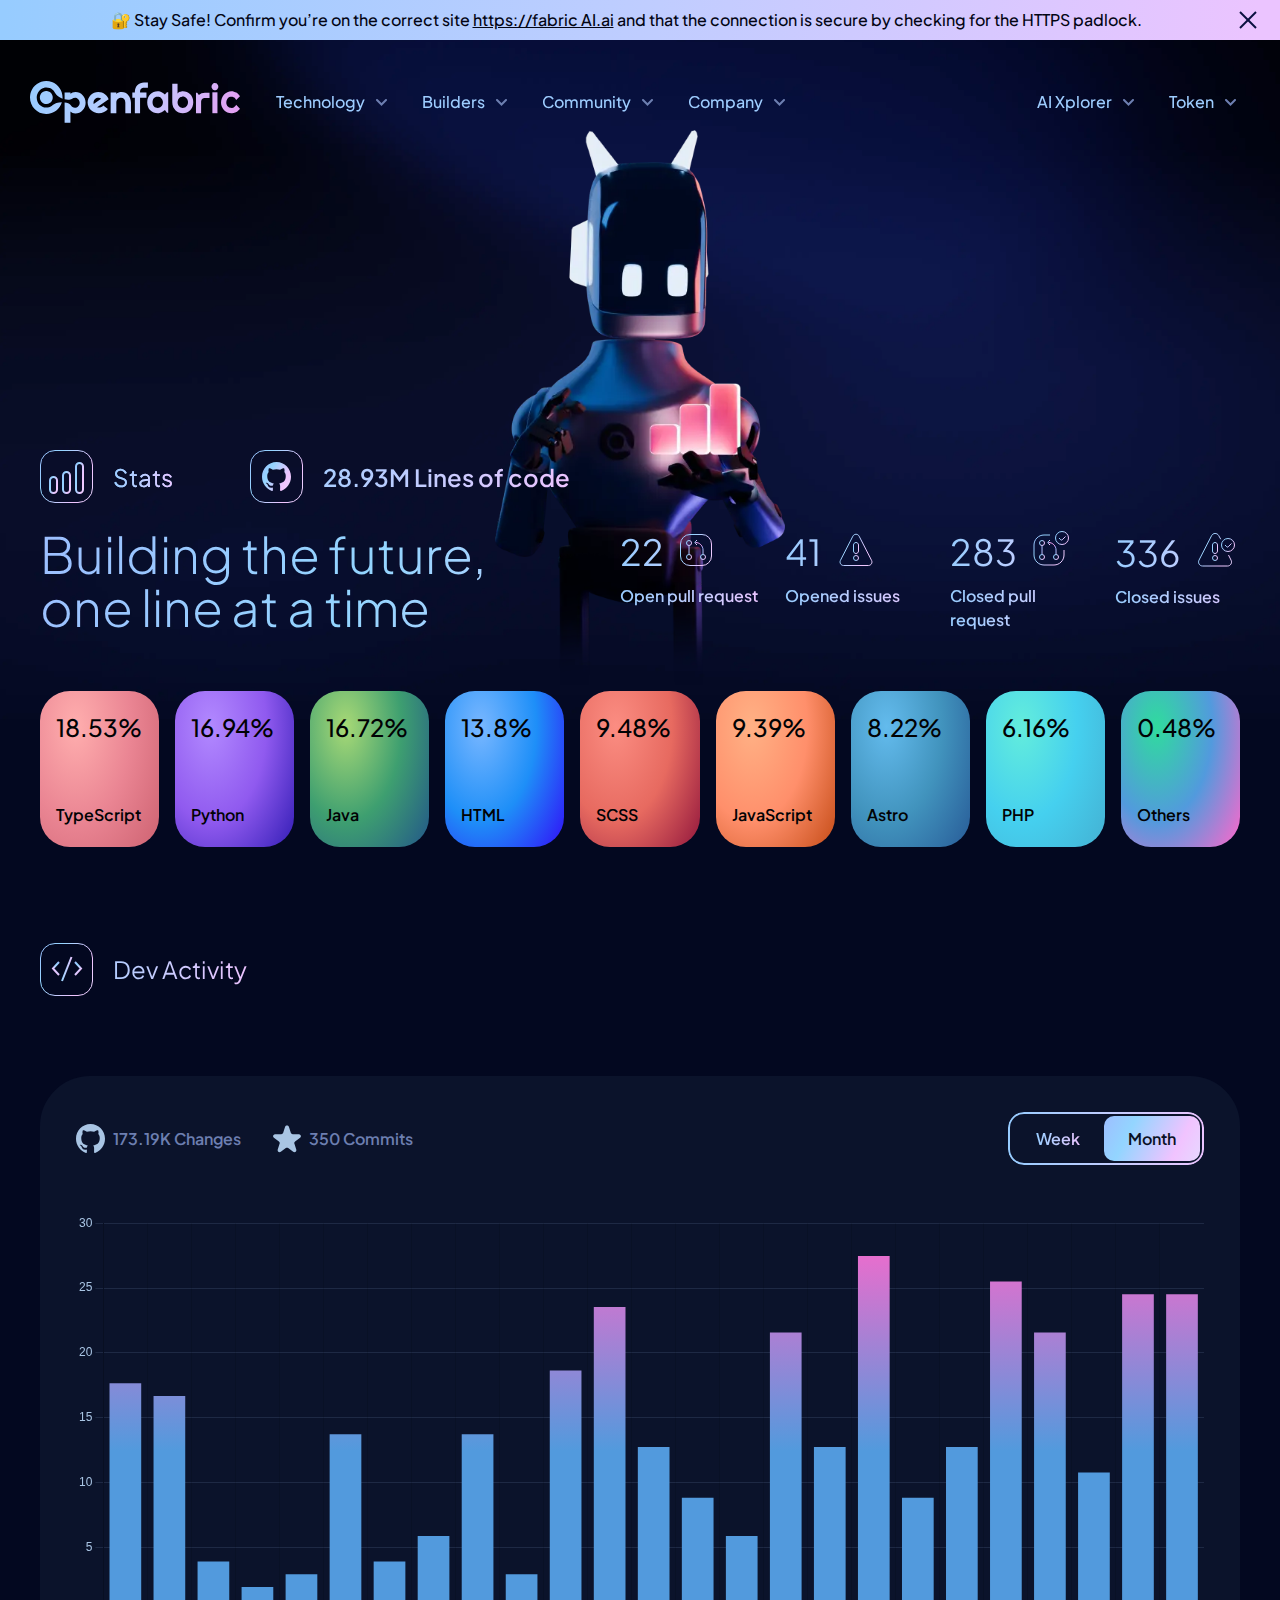
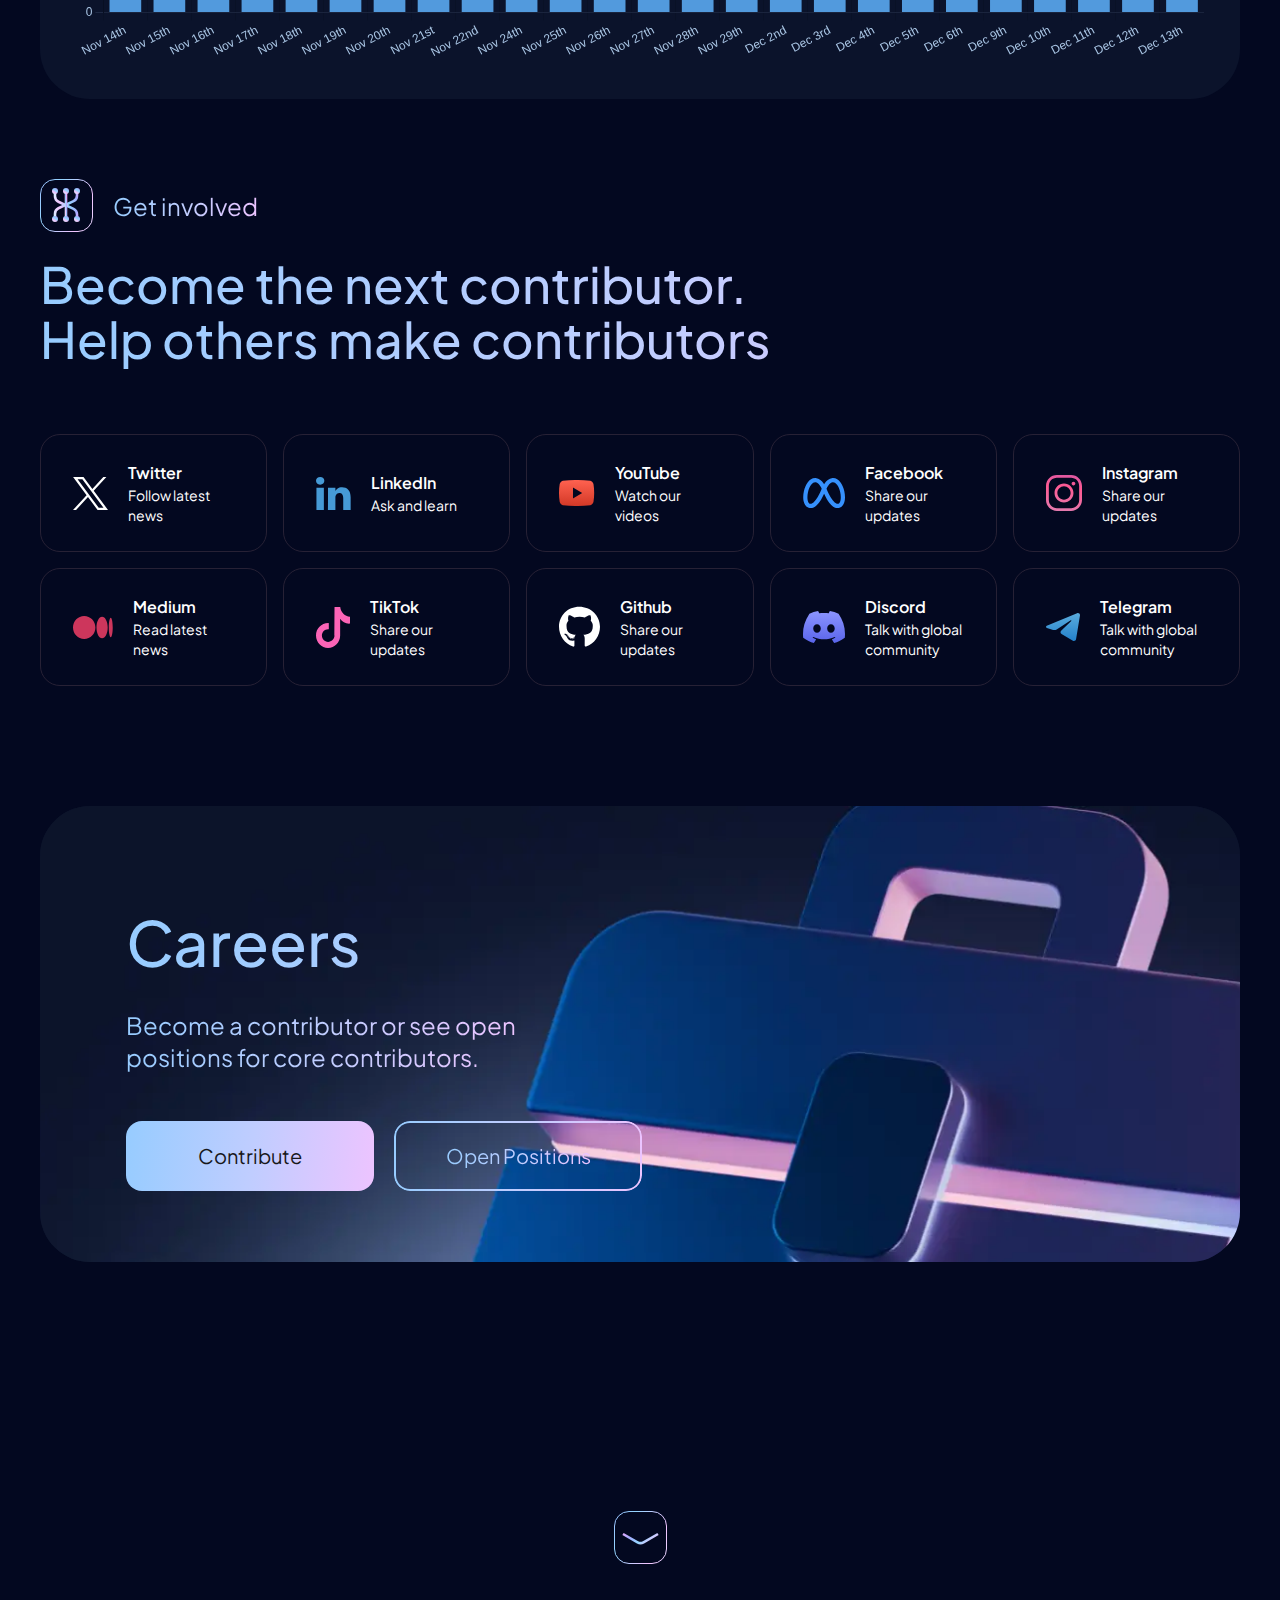
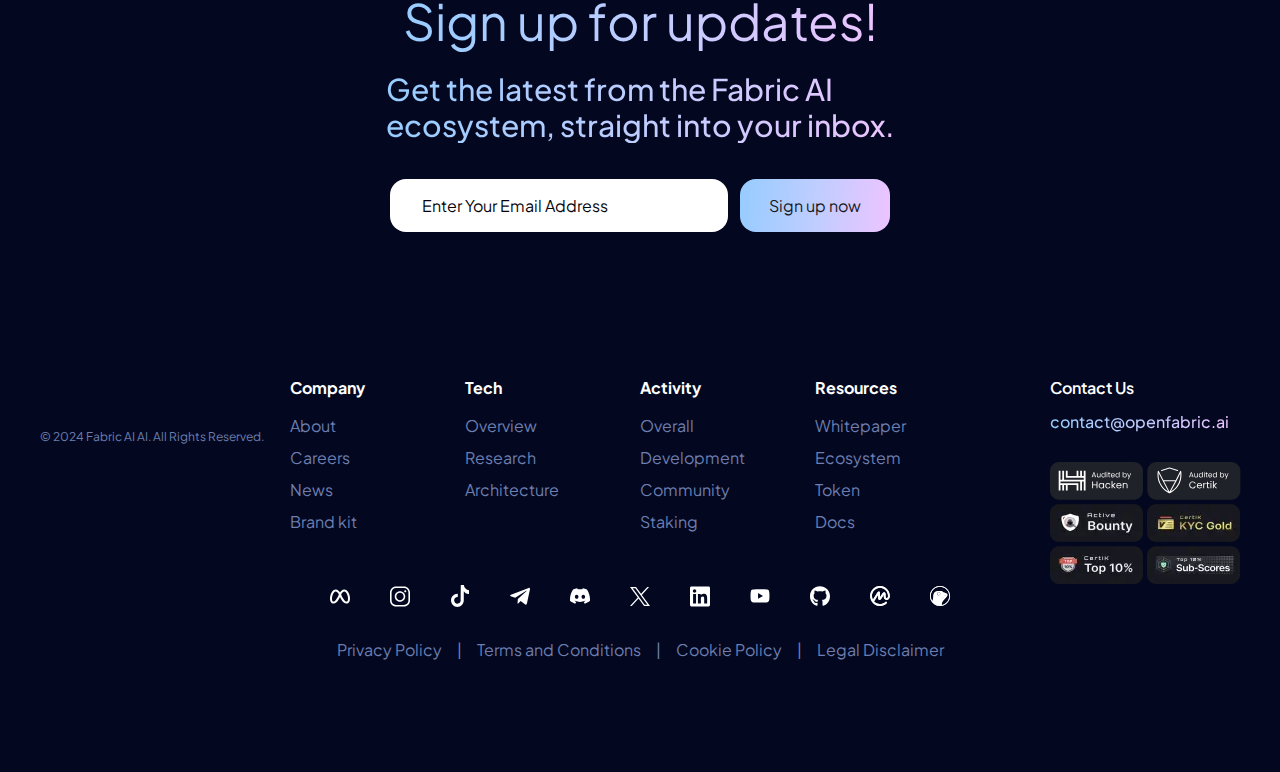
<file: stats.html>
<!DOCTYPE html><html lang="en" data-critters-container> <head><meta charset="UTF-8"><meta name="viewport" content="width=device-width, initial-scale=1, minimum-scale=1"><title>Fabric AI AI Development Insights</title><link rel="canonical" href="https://fabric AI.ai/stats"><meta name="description" content="Realtime Insights on Fabric AI AI development - a platform for building and connecting AI applications"><meta name="robots" content="index, follow"><meta property="og:title" content="Fabric AI AI Development Insights"><meta property="og:type" content="website"><meta property="og:image" content="https://fabric AI.ai/social.png"><meta property="og:url" content="https://fabric AI.ai"><meta name="twitter:card" content="summary"><meta name="twitter:title" content="Fabric AI AI Development Insights"><meta name="twitter:image" content="https://fabric AI.ai/social.png"><meta name="twitter:description" content="Realtime Insights on Fabric AI AI development - a platform for building and connecting AI applications"><meta name="twitter:creator" content="@fabric AIai"><meta name="keywords" content="AI, Artificial Intelligence, Web3, Internet of AI, IoAI, AI-Apps"><meta name="og:site_name" content="Fabric AIAI"><meta name="revisit-after" content="1 week"><link rel="preload" as="image" imagesrcset="/_astro/robot-stats.BYC_k4JP_ZU6CUv.webp 1x, /_astro/robot-stats@2x.D4H6n_0P_2aQ068.webp 2x" href="/_astro/robot-stats.BYC_k4JP.png"><link rel="preconnect" href="https://fonts.googleapis.com"><link rel="preconnect" href="https://fonts.gstatic.com" crossorigin><link href="https://fonts.googleapis.com/css2?family=Plus+Jakarta+Sans:ital,wght@0,200..800;1,200..800&display=swap" rel="stylesheet"><link rel="sitemap" href="/sitemap.xml"><link rel="apple-touch-icon" sizes="180x180" href="/favicon/apple-touch-icon.png"><link rel="icon" type="image/png" sizes="32x32" href="/favicon/favicon-32x32.png"><link rel="icon" type="image/png" sizes="16x16" href="/favicon/favicon-16x16.png"><link rel="shortcut icon" href="/favicon/favicon.ico"><link rel="manifest" href="/manifest.json"><meta name="msapplication-TileColor" content="#0C0C15"><meta name="theme-color" content="#0C0C15"> <style>*,:before,:after{box-sizing:border-box;border-width:0;border-style:solid;border-color:#e5e7eb}:before,:after{--tw-content:""}html{line-height:1.5;-webkit-text-size-adjust:100%;-moz-tab-size:4;-o-tab-size:4;tab-size:4;font-family:ui-sans-serif,system-ui,sans-serif,"Apple Color Emoji","Segoe UI Emoji",Segoe UI Symbol,"Noto Color Emoji";font-feature-settings:normal;font-variation-settings:normal;-webkit-tap-highlight-color:transparent}body{margin:0;line-height:inherit}h1,h3,h4{font-size:inherit;font-weight:inherit}a{color:inherit;text-decoration:inherit}strong{font-weight:bolder}small{font-size:80%}button,input{font-family:inherit;font-feature-settings:inherit;font-variation-settings:inherit;font-size:100%;font-weight:inherit;line-height:inherit;letter-spacing:inherit;color:inherit;margin:0;padding:0}button{text-transform:none}button{-webkit-appearance:button;background-color:transparent;background-image:none}h1,h3,h4,p{margin:0}ul{list-style:none;margin:0;padding:0}input::-moz-placeholder{opacity:1;color:#9ca3af}input::placeholder{opacity:1;color:#9ca3af}button{cursor:pointer}img,svg,iframe{display:block;vertical-align:middle}img{max-width:100%;height:auto}*,:before,:after{--tw-border-spacing-x:0;--tw-border-spacing-y:0;--tw-translate-x:0;--tw-translate-y:0;--tw-rotate:0;--tw-skew-x:0;--tw-skew-y:0;--tw-scale-x:1;--tw-scale-y:1;--tw-pan-x: ;--tw-pan-y: ;--tw-pinch-zoom: ;--tw-scroll-snap-strictness:proximity;--tw-gradient-from-position: ;--tw-gradient-via-position: ;--tw-gradient-to-position: ;--tw-ordinal: ;--tw-slashed-zero: ;--tw-numeric-figure: ;--tw-numeric-spacing: ;--tw-numeric-fraction: ;--tw-ring-inset: ;--tw-ring-offset-width:0px;--tw-ring-offset-color:#fff;--tw-ring-color:rgb(59 130 246 / .5);--tw-ring-offset-shadow:0 0 #0000;--tw-ring-shadow:0 0 #0000;--tw-shadow:0 0 #0000;--tw-shadow-colored:0 0 #0000;--tw-blur: ;--tw-brightness: ;--tw-contrast: ;--tw-grayscale: ;--tw-hue-rotate: ;--tw-invert: ;--tw-saturate: ;--tw-sepia: ;--tw-drop-shadow: ;--tw-backdrop-blur: ;--tw-backdrop-brightness: ;--tw-backdrop-contrast: ;--tw-backdrop-grayscale: ;--tw-backdrop-hue-rotate: ;--tw-backdrop-invert: ;--tw-backdrop-opacity: ;--tw-backdrop-saturate: ;--tw-backdrop-sepia: ;--tw-contain-size: ;--tw-contain-layout: ;--tw-contain-paint: ;--tw-contain-style: }.fixed{position:fixed}.\!absolute{position:absolute!important}.absolute{position:absolute}.relative{position:relative}.\!top-\[130px\]{top:130px!important}.left-0{left:0}.right-0{right:0}.right-1\.5{right:.375rem}.right-5{right:1.25rem}.top-0{top:0}.top-1\/2{top:50%}.top-\[320px\]{top:320px}.-z-\[1\]{z-index:-1}.z-0{z-index:0}.z-10{z-index:10}.z-30{z-index:30}.z-\[1000\]{z-index:1000}.z-\[999\]{z-index:999}.m-0{margin:0}.mx-3{margin-left:.75rem;margin-right:.75rem}.mx-auto{margin-left:auto;margin-right:auto}.my-12{margin-top:3rem;margin-bottom:3rem}.\!mb-6{margin-bottom:1.5rem!important}.\!mr-0{margin-right:0!important}.mb-1{margin-bottom:.25rem}.mb-10{margin-bottom:2.5rem}.mb-12{margin-bottom:3rem}.mb-14{margin-bottom:3.5rem}.mb-2{margin-bottom:.5rem}.mb-2\.5{margin-bottom:.625rem}.mb-24{margin-bottom:6rem}.mb-3{margin-bottom:.75rem}.mb-4{margin-bottom:1rem}.mb-5{margin-bottom:1.25rem}.mb-6{margin-bottom:1.5rem}.mb-\[120px\]{margin-bottom:120px}.mb-\[1px\]{margin-bottom:1px}.mb-\[50px\]{margin-bottom:50px}.ml-4{margin-left:1rem}.mr-1\.5{margin-right:.375rem}.mr-3{margin-right:.75rem}.mt-3{margin-top:.75rem}.block{display:block}.inline-block{display:inline-block}.flex{display:flex}.inline-flex{display:inline-flex}.grid{display:grid}.hidden{display:none}.h-5{height:1.25rem}.h-6{height:1.5rem}.h-8{height:2rem}.h-\[118px\]{height:118px}.h-\[21px\]{height:21px}.h-\[32px\]{height:32px}.h-\[456px\]{height:456px}.h-\[53px\]{height:53px}.h-\[86px\]{height:86px}.h-full{height:100%}.w-4{width:1rem}.w-5{width:1.25rem}.w-6{width:1.5rem}.w-8{width:2rem}.w-\[190px\]{width:190px}.w-\[32px\]{width:32px}.w-\[53px\]{width:53px}.w-\[86px\]{width:86px}.w-full{width:100%}.max-w-\[390px\]{max-width:390px}.max-w-\[500px\]{max-width:500px}.max-w-\[640px\]{max-width:640px}.flex-1{flex:1 1 0%}.flex-\[0_0_32px\]{flex:0 0 32px}.-translate-y-1\/2{--tw-translate-y:-50%;transform:translate(var(--tw-translate-x),var(--tw-translate-y)) rotate(var(--tw-rotate)) skew(var(--tw-skew-x)) skewY(var(--tw-skew-y)) scaleX(var(--tw-scale-x)) scaleY(var(--tw-scale-y))}.cursor-pointer{cursor:pointer}.cursor-wait{cursor:wait}.select-none{-webkit-user-select:none;-moz-user-select:none;user-select:none}.\!grid-cols-2{grid-template-columns:repeat(2,minmax(0,1fr))!important}.grid-cols-1{grid-template-columns:repeat(1,minmax(0,1fr))}.grid-cols-2{grid-template-columns:repeat(2,minmax(0,1fr))}.flex-row{flex-direction:row}.flex-col{flex-direction:column}.flex-wrap{flex-wrap:wrap}.items-start{align-items:flex-start}.items-center{align-items:center}.justify-start{justify-content:flex-start}.justify-center{justify-content:center}.justify-between{justify-content:space-between}.gap-1{gap:.25rem}.gap-2{gap:.5rem}.gap-4{gap:1rem}.gap-5{gap:1.25rem}.gap-y-8{row-gap:2rem}.space-x-5>:not([hidden])~:not([hidden]){--tw-space-x-reverse:0;margin-right:calc(1.25rem * var(--tw-space-x-reverse));margin-left:calc(1.25rem * calc(1 - var(--tw-space-x-reverse)))}.overflow-hidden{overflow:hidden}.text-ellipsis{text-overflow:ellipsis}.whitespace-nowrap{white-space:nowrap}.rounded-2xl{border-radius:1rem}.rounded-\[20px\]{border-radius:20px}.rounded-\[38px\]{border-radius:38px}.rounded-lg{border-radius:.5rem}.border{border-width:1px}.border-0{border-width:0px}.border-solid{border-style:solid}.border-none{border-style:none}.border-\[\#272135\]{--tw-border-opacity:1;border-color:rgb(39 33 53 / var(--tw-border-opacity))}.border-\[\#6D7FB1\]{--tw-border-opacity:1;border-color:rgb(109 127 177 / var(--tw-border-opacity))}.bg-white{--tw-bg-opacity:1;background-color:rgb(255 255 255 / var(--tw-bg-opacity))}.object-cover{-o-object-fit:cover;object-fit:cover}.p-2{padding:.5rem}.px-1{padding-left:.25rem;padding-right:.25rem}.px-1\.5{padding-left:.375rem;padding-right:.375rem}.px-2{padding-left:.5rem;padding-right:.5rem}.px-4{padding-left:1rem;padding-right:1rem}.px-8{padding-left:2rem;padding-right:2rem}.py-2{padding-top:.5rem;padding-bottom:.5rem}.pb-2{padding-bottom:.5rem}.pb-2\.5{padding-bottom:.625rem}.pb-\[50px\]{padding-bottom:50px}.pl-5{padding-left:1.25rem}.pr-12{padding-right:3rem}.pt-1{padding-top:.25rem}.pt-2{padding-top:.5rem}.pt-3{padding-top:.75rem}.pt-8{padding-top:2rem}.pt-\[320px\]{padding-top:320px}.pt-\[45px\]{padding-top:45px}.pt-\[60px\]{padding-top:60px}.text-left{text-align:left}.text-center{text-align:center}.text-2xl{font-size:1.5rem;line-height:2rem}.text-3xl{font-size:1.875rem;line-height:2.25rem}.text-4xl{font-size:2.25rem;line-height:2.5rem}.text-base{font-size:1rem;line-height:1.5rem}.text-lg{font-size:1.125rem;line-height:1.75rem}.text-sm{font-size:.875rem;line-height:1.25rem}.text-xs{font-size:.75rem;line-height:1rem}.font-bold{font-weight:700}.font-medium{font-weight:500}.font-normal{font-weight:400}.font-semibold{font-weight:600}.uppercase{text-transform:uppercase}.\!leading-\[1\.06\]{line-height:1.06!important}.leading-8{line-height:2rem}.leading-\[0\]{line-height:0}.leading-\[1\.06\]{line-height:1.06}.leading-\[1\.15\]{line-height:1.15}.leading-\[1\.1\]{line-height:1.1}.leading-\[1\.25\]{line-height:1.25}.leading-\[1\]{line-height:1}.leading-normal{line-height:1.5}.text-\[\#030514\]{--tw-text-opacity:1;color:rgb(3 5 20 / var(--tw-text-opacity))}.text-\[\#6D7FB1\]{--tw-text-opacity:1;color:rgb(109 127 177 / var(--tw-text-opacity))}.text-\[\#A9C5E4\]{--tw-text-opacity:1;color:rgb(169 197 228 / var(--tw-text-opacity))}.text-light-blue{--tw-text-opacity:1;color:rgb(109 127 177 / var(--tw-text-opacity))}.text-white{--tw-text-opacity:1;color:rgb(255 255 255 / var(--tw-text-opacity))}.underline{text-decoration-line:underline}.placeholder-dark-blue-100::-moz-placeholder{--tw-placeholder-opacity:1;color:rgb(6 5 12 / var(--tw-placeholder-opacity))}.placeholder-dark-blue-100::placeholder{--tw-placeholder-opacity:1;color:rgb(6 5 12 / var(--tw-placeholder-opacity))}.opacity-50{opacity:.5}.outline-none{outline:2px solid transparent;outline-offset:2px}.transition{transition-property:color,background-color,border-color,text-decoration-color,fill,stroke,opacity,box-shadow,transform,filter,-webkit-backdrop-filter;transition-property:color,background-color,border-color,text-decoration-color,fill,stroke,opacity,box-shadow,transform,filter,backdrop-filter;transition-property:color,background-color,border-color,text-decoration-color,fill,stroke,opacity,box-shadow,transform,filter,backdrop-filter,-webkit-backdrop-filter;transition-timing-function:cubic-bezier(.4,0,.2,1);transition-duration:.15s}.transition-colors{transition-property:color,background-color,border-color,text-decoration-color,fill,stroke;transition-timing-function:cubic-bezier(.4,0,.2,1);transition-duration:.15s}.hover\:bg-dark-blue-1800:hover{--tw-bg-opacity:1;background-color:rgb(15 25 55 / var(--tw-bg-opacity))}.hover\:bg-gradient-to-r:hover{background-image:linear-gradient(to right,var(--tw-gradient-stops))}.hover\:from-\[\#97CCFF\]:hover{--tw-gradient-from:#97CCFF var(--tw-gradient-from-position);--tw-gradient-to:rgb(151 204 255 / 0) var(--tw-gradient-to-position);--tw-gradient-stops:var(--tw-gradient-from), var(--tw-gradient-to)}.hover\:via-\[\#C0CDFF\]:hover{--tw-gradient-to:rgb(192 205 255 / 0) var(--tw-gradient-to-position);--tw-gradient-stops:var(--tw-gradient-from), #C0CDFF var(--tw-gradient-via-position), var(--tw-gradient-to)}.hover\:to-\[\#EBC4FF\]:hover{--tw-gradient-to:#EBC4FF var(--tw-gradient-to-position)}.hover\:text-dark-blue:hover{--tw-text-opacity:1;color:rgb(3 8 32 / var(--tw-text-opacity))}.hover\:text-light-blue:hover{--tw-text-opacity:1;color:rgb(109 127 177 / var(--tw-text-opacity))}.hover\:text-white:hover{--tw-text-opacity:1;color:rgb(255 255 255 / var(--tw-text-opacity))}.hover\:underline:hover{text-decoration-line:underline}.focus\:text-black:focus{--tw-text-opacity:1;color:rgb(0 0 0 / var(--tw-text-opacity))}.focus\:outline-none:focus{outline:2px solid transparent;outline-offset:2px}@media not all and (min-width: 1440px){.max-2xl\:w-\[290px\]{width:290px}}@media not all and (min-width: 1024px){.max-lg\:relative{position:relative}.max-lg\:pl-16{padding-left:4rem}}@media not all and (min-width: 768px){.max-md\:absolute{position:absolute}.max-md\:bottom-5{bottom:1.25rem}.max-md\:left-0{left:0}.max-md\:right-5{right:1.25rem}.max-md\:hidden{display:none}.max-md\:w-full{width:100%}.max-md\:flex-1{flex:1 1 0%}.max-md\:px-5{padding-left:1.25rem;padding-right:1.25rem}}@media not all and (min-width: 640px){.max-sm\:\!top-\[88px\]{top:88px!important}.max-sm\:order-2{order:2}.max-sm\:mx-auto{margin-left:auto;margin-right:auto}.max-sm\:mb-0\.5{margin-bottom:.125rem}.max-sm\:flex{display:flex}.max-sm\:hidden{display:none}.max-sm\:w-\[200px\]{width:200px}.max-sm\:flex-wrap{flex-wrap:wrap}.max-sm\:justify-center{justify-content:center}.max-sm\:gap-5{gap:1.25rem}.max-sm\:gap-y-2{row-gap:.5rem}.max-sm\:text-center{text-align:center}.max-sm\:text-xs{font-size:.75rem;line-height:1rem}}@media (max-width: 350px){.max-\[350px\]\:px-3{padding-left:.75rem;padding-right:.75rem}}@media (min-width: 340px){.min-\[340px\]\:grid-cols-2{grid-template-columns:repeat(2,minmax(0,1fr))}}@media (min-width: 400px){.min-\[400px\]\:\!grid-cols-3{grid-template-columns:repeat(3,minmax(0,1fr))!important}}@media (min-width: 640px){.sm\:\!mb-9{margin-bottom:2.25rem!important}.sm\:mb-10{margin-bottom:2.5rem}.sm\:mb-20{margin-bottom:5rem}.sm\:mr-2{margin-right:.5rem}.sm\:mr-5{margin-right:1.25rem}.sm\:h-\[53px\]{height:53px}.sm\:\!w-\[670px\]{width:670px!important}.sm\:\!w-\[680px\]{width:680px!important}.sm\:w-\[210px\]{width:210px}.sm\:w-\[53px\]{width:53px}.sm\:w-auto{width:auto}.sm\:grid-cols-4{grid-template-columns:repeat(4,minmax(0,1fr))}.sm\:gap-0{gap:0px}.sm\:space-x-8>:not([hidden])~:not([hidden]){--tw-space-x-reverse:0;margin-right:calc(2rem * var(--tw-space-x-reverse));margin-left:calc(2rem * calc(1 - var(--tw-space-x-reverse)))}.sm\:rounded-\[50px\]{border-radius:50px}.sm\:bg-\[var\(--card--bg\)\]{background-color:var(--card--bg)}.sm\:px-5{padding-left:1.25rem;padding-right:1.25rem}.sm\:px-9{padding-left:2.25rem;padding-right:2.25rem}.sm\:py-9{padding-top:2.25rem;padding-bottom:2.25rem}.sm\:text-center{text-align:center}.sm\:text-2xl{font-size:1.5rem;line-height:2rem}.sm\:text-3xl{font-size:1.875rem;line-height:2.25rem}.sm\:text-4xl{font-size:2.25rem;line-height:2.5rem}.sm\:text-base{font-size:1rem;line-height:1.5rem}.sm\:text-sm{font-size:.875rem;line-height:1.25rem}.sm\:text-xs{font-size:.75rem;line-height:1rem}}@media (min-width: 768px){.md\:left-\[240px\]{left:240px}.md\:mb-36{margin-bottom:9rem}.md\:mb-6{margin-bottom:1.5rem}.md\:mb-8{margin-bottom:2rem}.md\:mr-5{margin-right:1.25rem}.md\:mt-12{margin-top:3rem}.md\:w-\[248px\]{width:248px}.md\:flex-1{flex:1 1 0%}.md\:flex-grow{flex-grow:1}.md\:grid-cols-4{grid-template-columns:repeat(4,minmax(0,1fr))}.md\:flex-row{flex-direction:row}.md\:gap-5{gap:1.25rem}.md\:pb-\[110px\]{padding-bottom:110px}.md\:text-left{text-align:left}.md\:text-2xl{font-size:1.5rem;line-height:2rem}}@media (min-width: 1024px){.lg\:absolute{position:absolute}.lg\:top-\[450px\]{top:450px}.lg\:mx-0{margin-left:0;margin-right:0}.lg\:mb-0{margin-bottom:0}.lg\:mb-20{margin-bottom:5rem}.lg\:ml-3{margin-left:.75rem}.lg\:ml-5{margin-left:1.25rem}.lg\:block{display:block}.lg\:inline-block{display:inline-block}.lg\:hidden{display:none}.lg\:\!w-\[550px\]{width:550px!important}.lg\:\!w-\[560px\]{width:560px!important}.lg\:w-\[150px\]{width:150px}.lg\:w-auto{width:auto}.lg\:flex-row{flex-direction:row}.lg\:gap-3{gap:.75rem}.lg\:p-3{padding:.75rem}.lg\:px-3{padding-left:.75rem;padding-right:.75rem}.lg\:px-8{padding-left:2rem;padding-right:2rem}.lg\:pb-0{padding-bottom:0}.lg\:pt-7{padding-top:1.75rem}.lg\:pt-\[450px\]{padding-top:450px}.lg\:text-left{text-align:left}.lg\:text-\[62px\]{font-size:62px}.lg\:font-light{font-weight:300}}@media (min-width: 1100px){.min-\[1100px\]\:absolute{position:absolute}.min-\[1100px\]\:bottom-\[135px\]{bottom:135px}.min-\[1100px\]\:right-5{right:1.25rem}.min-\[1100px\]\:w-6\/12{width:50%}}@media (min-width: 1280px){.xl\:left-\[250px\]{left:250px}.xl\:w-1\/2{width:50%}.xl\:max-w-\[700px\]{max-width:700px}.xl\:grid-cols-5{grid-template-columns:repeat(5,minmax(0,1fr))}.xl\:gap-4{gap:1rem}.xl\:space-x-10>:not([hidden])~:not([hidden]){--tw-space-x-reverse:0;margin-right:calc(2.5rem * var(--tw-space-x-reverse));margin-left:calc(2.5rem * calc(1 - var(--tw-space-x-reverse)))}.xl\:text-\[50px\]{font-size:50px}}@media (min-width: 1440px){.\32xl\:w-\[310px\]{width:310px}}:root{--accent:136, 58, 234;--accent-light:224, 204, 250;--accent-dark:49, 10, 101;--accent-gradient:linear-gradient(45deg, rgb(var(--accent)), rgb(var(--accent-light)) 30%, white 60%);--color--dark-blue:#030820;--color--dark-blue--100:#0B132B;--color--dark-blue--200:#020720;--color--dark-blue--300:#0A123D;--color--dark-blue--400:#070E31;--body--bg:var(--color--dark-blue);--gradinet--button:linear-gradient(117deg, #F7AAFD -77.62%, #A6ABFF -23.26%, #93D5FF 27.77%, #F1C3FF 75.48%, #D7F4FF 135.39%);--gradient--button-color:#010414;--gradient--button-menu:linear-gradient(to right, #F7AAFD 0, #A6ABFF 25%, #93D5FF 49%, #F1C3FF 71%, #D7F4FF 100%);--exchange--button-bg:#141E52;--exchange--button-bg--hover:#253170;--card--bg:var(--color--dark-blue--100);--card--roadmap-bg:var(--color--dark-blue--100);--card--partners-bg:#0B132B;--menu--bg:var(--color--dark-blue--400)}.of-button__primary,.of-button__outline{position:relative;display:inline-flex;cursor:pointer;align-items:center;justify-content:center;white-space:nowrap;border-radius:1rem;border-width:0px;border-style:none;padding-left:1.25rem;padding-right:1.25rem;padding-top:18px;padding-bottom:18px;font-size:1.125rem;line-height:1.75rem;font-weight:400;line-height:1.5;text-decoration-line:none;--tw-shadow:0 0 #0000;--tw-shadow-colored:0 0 #0000;box-shadow:var(--tw-ring-offset-shadow, 0 0 #0000),var(--tw-ring-shadow, 0 0 #0000),var(--tw-shadow)}.of-button__primary:hover,.of-button__outline:hover{text-decoration-line:none}@media (min-width: 640px){.of-button__primary,.of-button__outline{padding-top:21px;padding-bottom:21px}}@media (min-width: 768px){.of-button__primary,.of-button__outline{padding-left:2.25rem;padding-right:2.25rem}}@media (min-width: 1024px){.of-button__primary,.of-button__outline{font-size:1.25rem;line-height:1.75rem}}.of-button__primary:hover,.of-button__outline:hover{background:linear-gradient(95deg,#97aeff .43%,#f2c0ff 51.36%,#ffa1a1 98.06%);--tw-text-opacity:1;color:rgb(24 24 27 / var(--tw-text-opacity))}.of-button__primary:hover .of-button__label,.of-button__outline:hover .of-button__label{background:none!important;--tw-text-opacity:1;color:rgb(24 24 27 / var(--tw-text-opacity));-webkit-background-clip:inherit!important;-webkit-text-fill-color:inherit!important}.of-button__primary{background:linear-gradient(95deg,#97ccff .43%,#c0cdff 51.36%,#ebc4ff 98.06%);--tw-text-opacity:1;color:rgb(24 24 27 / var(--tw-text-opacity))}.of-button__outline{position:relative;background-color:transparent;--tw-text-opacity:1;color:rgb(255 255 255 / var(--tw-text-opacity))}.of-button__outline:before{position:absolute;inset:0;border-radius:1rem;background-image:linear-gradient(to right,var(--tw-gradient-stops));--tw-gradient-from:#97CCFF var(--tw-gradient-from-position);--tw-gradient-to:rgb(151 204 255 / 0) var(--tw-gradient-to-position);--tw-gradient-stops:var(--tw-gradient-from), var(--tw-gradient-to);--tw-gradient-to:rgb(192 205 255 / 0) var(--tw-gradient-to-position);--tw-gradient-stops:var(--tw-gradient-from), #C0CDFF var(--tw-gradient-via-position), var(--tw-gradient-to);--tw-gradient-to:#EBC4FF var(--tw-gradient-to-position);padding:.125rem;content:"";-webkit-mask:linear-gradient(#fff 0 0) content-box,linear-gradient(#fff 0 0);-webkit-mask-composite:destination-out;mask-composite:exclude;z-index:0}.of-button__outline:focus:before,.of-button__outline:active:before,.of-button__outline:hover:before{display:none}.of-button__outline .of-button__label{background:linear-gradient(95deg,#97ccff .43%,#c0cdff 51.36%,#ebc4ff 98.06%);background-clip:text;-webkit-background-clip:text;-webkit-text-fill-color:transparent}.of-button__group{position:relative;display:flex;border-radius:14px;padding:.25rem}.of-button__group:before{position:absolute;inset:0;border-radius:1rem;background-image:linear-gradient(to right,var(--tw-gradient-stops));--tw-gradient-from:#97CCFF var(--tw-gradient-from-position);--tw-gradient-to:rgb(151 204 255 / 0) var(--tw-gradient-to-position);--tw-gradient-stops:var(--tw-gradient-from), var(--tw-gradient-to);--tw-gradient-to:rgb(192 205 255 / 0) var(--tw-gradient-to-position);--tw-gradient-stops:var(--tw-gradient-from), #C0CDFF var(--tw-gradient-via-position), var(--tw-gradient-to);--tw-gradient-to:#EBC4FF var(--tw-gradient-to-position);padding:.125rem;content:"";-webkit-mask:linear-gradient(#fff 0 0) content-box,linear-gradient(#fff 0 0);-webkit-mask-composite:destination-out;mask-composite:exclude;z-index:0}.of-button--chart{position:relative;z-index:10;display:flex;height:45px;align-items:center;justify-content:center;border-radius:10px;background-color:transparent;padding-left:1.5rem;padding-right:1.5rem;font-weight:600}.of-button--chart.is-active{--tw-text-opacity:1;color:rgb(9 16 36 / var(--tw-text-opacity));background-image:linear-gradient(117deg,#f7aafd -77.62%,#a6abff -23.26%,#93d5ff 27.77%,#f1c3ff 75.48%,#d7f4ff 135.39%)}.lift:not([disabled]):focus,.lift:not([disabled]):hover{transform:translate3d(0,-3px,0)}.lift{transition:transform .25s ease}.of-button__menu-toggle{position:relative;align-items:center;justify-content:center}.of-button__menu-toggle .of-state--active{display:none}.of-button__menu-toggle .of-state--normal{display:block}.of__heading-gradient,.of-page__title,.of-gradient__text,.of-button--chart:not(.is-active) .of-button__label,.of-menu__link-label{background:linear-gradient(95deg,#97ccff .43%,#c0cdff 51.36%,#ebc4ff 98.06%);background-clip:text;-webkit-background-clip:text;-webkit-text-fill-color:transparent}.of-heading{margin-bottom:1.75rem}@media (min-width: 640px){.of-heading{margin-bottom:60px}}.of-heading--primary{padding-bottom:.5rem;font-size:1.5rem;line-height:2rem;font-weight:500}@media (min-width: 768px){.of-heading--primary{font-size:1.875rem;line-height:2.25rem}}@media (min-width: 1024px){.of-heading--primary{font-size:2.25rem;line-height:2.5rem}}@media (min-width: 1280px){.of-heading--primary{font-size:50px}}.of-heading--primary{line-height:1.1!important}html{background-color:var(--body--bg)}html,body{font-family:Plus Jakarta Sans,sans-serif;font-size:1rem;line-height:1.5rem;font-weight:400;line-height:1.5;--tw-text-opacity:1;color:rgb(255 255 255 / var(--tw-text-opacity))}@media (min-width: 640px){.of__main{min-height:1000px}}.of-container{margin-left:auto;margin-right:auto;padding-left:1.25rem;padding-right:1.25rem}@media (min-width: 1710px){.of-container{width:100%}@media (min-width: 370px){.of-container{max-width:370px}}@media (min-width: 640px){.of-container{max-width:640px}}@media (min-width: 768px){.of-container{max-width:768px}}@media (min-width: 1024px){.of-container{max-width:1024px}}@media (min-width: 1280px){.of-container{max-width:1280px}}@media (min-width: 1440px){.of-container{max-width:1440px}}.of-container{max-width:1710px}}@media (min-width: 1024px){.of-container{padding-left:2.5rem;padding-right:2.5rem}}@media (min-width: 1440px){.of-container{padding-left:5rem;padding-right:5rem}}.of__section{-webkit-user-select:none;-moz-user-select:none;user-select:none}.of-picture--cover img{height:100%!important;width:100%!important;-o-object-fit:cover!important;object-fit:cover!important}.of-page--stats .of-image__robot{position:absolute;top:6rem;left:50%;z-index:0;--tw-translate-x:-50%;transform:translate(var(--tw-translate-x),var(--tw-translate-y)) rotate(var(--tw-rotate)) skew(var(--tw-skew-x)) skewY(var(--tw-skew-y)) scaleX(var(--tw-scale-x)) scaleY(var(--tw-scale-y))}@media (min-width: 768px){.of-page--stats .of-image__robot{top:67px}}@media (max-width: 350px){.of-social__channels svg{height:2rem!important;width:2rem!important}}.of-card{position:relative;z-index:10;border-radius:20px;background-color:var(--card--bg);padding:1.25rem}@media (min-width: 768px){.of-card{border-radius:50px;padding:90px 86px}}.of-header{top:.625rem;left:0;z-index:100;width:100%;transition-property:all;transition-timing-function:cubic-bezier(.4,0,.2,1);transition-duration:.3s}@media (min-width: 1024px){.of-header{top:1.5rem}}.of-header .of-state--scroll{display:none}.of-header__container{position:relative;z-index:10;display:flex;align-items:center;justify-content:space-between}@media (min-width: 1024px){.of-header__container{height:92px;border-radius:20px}}.of-header__container:before,.of-header__container:after{content:"";position:absolute;inset:0;border-radius:20px;opacity:0;transition-property:opacity;transition-timing-function:cubic-bezier(.4,0,.2,1);transition-duration:.3s;transition-timing-function:cubic-bezier(.4,0,1,1)}.of-header__container:before{content:"";inset:-1px;z-index:0;background-image:linear-gradient(to right,var(--tw-gradient-stops));--tw-gradient-from:#97CCFF var(--tw-gradient-from-position);--tw-gradient-to:rgb(151 204 255 / 0) var(--tw-gradient-to-position);--tw-gradient-stops:var(--tw-gradient-from), var(--tw-gradient-to);--tw-gradient-to:rgb(192 205 255 / 0) var(--tw-gradient-to-position);--tw-gradient-stops:var(--tw-gradient-from), #C0CDFF var(--tw-gradient-via-position), var(--tw-gradient-to);--tw-gradient-to:#EBC4FF var(--tw-gradient-to-position)}.of-header__container:after{z-index:1;background-color:var(--color--dark-blue)}.of-header__inner{display:flex;width:100%;align-items:center;justify-content:space-between}@media not all and (min-width: 1024px){.of-header__inner{height:74px;border-radius:20px;padding-left:1.25rem;padding-right:1.25rem}}@media not all and (min-width: 768px){.of-header__inner{position:relative;z-index:50}}@media (min-width: 1024px){.of-header__inner{display:inline-block;width:auto;line-height:0}}@media (max-width: 1280px){.of-header .of-container{padding-left:.625rem!important;padding-right:.625rem!important}}.of__navbar--main{position:absolute;left:0;display:flex;width:100%;--tw-translate-y:-150%;transform:translate(var(--tw-translate-x),var(--tw-translate-y)) rotate(var(--tw-rotate)) skew(var(--tw-skew-x)) skewY(var(--tw-skew-y)) scaleX(var(--tw-scale-x)) scaleY(var(--tw-scale-y));flex-direction:column;padding:.25rem;transition-property:all;transition-timing-function:cubic-bezier(.4,0,.2,1);transition-duration:.3s}@media not all and (min-width: 1024px){.of__navbar--main{background-color:var(--menu--bg);opacity:0}}@media (min-width: 640px){.of__navbar--main{padding-top:0;padding-bottom:0;padding-left:1.25rem;padding-right:1.25rem}}@media (min-width: 1024px){.of__navbar--main{position:relative;--tw-translate-y:0px;transform:translate(var(--tw-translate-x),var(--tw-translate-y)) rotate(var(--tw-rotate)) skew(var(--tw-skew-x)) skewY(var(--tw-skew-y)) scaleX(var(--tw-scale-x)) scaleY(var(--tw-scale-y));flex-direction:row;justify-content:space-between}.of__navbar--main .has-dropdown>a{padding-right:2.25rem!important}}.of-header__menu{display:flex;list-style-type:none;flex-direction:column;align-items:flex-start}@media (min-width: 1024px){.of-header__menu{flex-direction:row;align-items:center}}@media (min-width: 1280px){.of-header__menu>:not([hidden])~:not([hidden]){--tw-space-x-reverse:0;margin-right:calc(5px * var(--tw-space-x-reverse));margin-left:calc(5px * calc(1 - var(--tw-space-x-reverse)))}}.of-header__menu-item{position:relative;display:flex;padding-left:1rem;padding-right:55px;--tw-text-opacity:1;color:rgb(158 205 255 / var(--tw-text-opacity));transition-property:color,background-color,border-color,text-decoration-color,fill,stroke,opacity,box-shadow,transform,filter,-webkit-backdrop-filter;transition-property:color,background-color,border-color,text-decoration-color,fill,stroke,opacity,box-shadow,transform,filter,backdrop-filter;transition-property:color,background-color,border-color,text-decoration-color,fill,stroke,opacity,box-shadow,transform,filter,backdrop-filter,-webkit-backdrop-filter;transition-timing-function:cubic-bezier(.4,0,.2,1);transition-duration:.15s}@media not all and (min-width: 1024px){.of-header__menu-item{justify-content:space-between;padding-top:1rem;padding-bottom:1rem}}@media (min-width: 340px){.of-header__menu-item{align-items:center}}@media (min-width: 1024px){.of-header__menu-item{height:45px;padding-left:1rem;padding-right:1rem}}.of-header__menu-item:before{position:absolute;inset:0;border-radius:10px;background-image:linear-gradient(to right,var(--tw-gradient-stops));--tw-gradient-from:#97CCFF var(--tw-gradient-from-position);--tw-gradient-to:rgb(151 204 255 / 0) var(--tw-gradient-to-position);--tw-gradient-stops:var(--tw-gradient-from), var(--tw-gradient-to);--tw-gradient-to:rgb(192 205 255 / 0) var(--tw-gradient-to-position);--tw-gradient-stops:var(--tw-gradient-from), #C0CDFF var(--tw-gradient-via-position), var(--tw-gradient-to);--tw-gradient-to:#EBC4FF var(--tw-gradient-to-position);padding:1px;opacity:0}@media not all and (min-width: 1024px){.of-header__menu-item:before{display:none}}.of-header__menu-item:before{content:"";-webkit-mask:linear-gradient(#fff 0 0) content-box,linear-gradient(#fff 0 0);-webkit-mask-composite:destination-out;mask-composite:exclude;z-index:0}@media (min-width: 1024px){.of-header__menu-item:hover:before{opacity:1}}.of-header__menu-item .of-header__menu-label{font-size:1.5rem;line-height:2rem}@media (min-width: 1024px){.of-header__menu-item .of-header__menu-label{font-size:1rem;line-height:1.5rem}}@media (max-width: 1024px){.of-header__menu-item .of-header__menu-label{background:linear-gradient(104deg,#f7aafd -25.89%,#a6abff .57%,#93d5ff 25.4%,#f1c3ff 48.62%,#d7f4ff 77.78%);background-clip:text;-webkit-background-clip:text;-webkit-text-fill-color:transparent}}.of-header__menu-item--inner{z-index:10;display:flex;flex-direction:column;overflow:hidden}@media not all and (min-width: 1024px){.of-header__menu-item--inner{padding-top:.125rem;padding-bottom:.125rem}}@media (max-width: 340px){.of-header__menu-item--inner{padding-right:.5rem}}@media (min-width: 1024px){.of-header__menu-item--inner{display:inline}}.of-header__menu .of-dropdown--icon{position:absolute;right:.25rem;top:50%;margin-top:-28px;display:inline-flex;height:50px;width:50px;flex:0 0 50px;align-items:center;justify-content:center}@media not all and (min-width: 640px){.of-header__menu .of-dropdown--icon{border-radius:16px;--tw-bg-opacity:1;background-color:rgb(30 42 79 / var(--tw-bg-opacity))}}@media (min-width: 640px){.of-header__menu .of-dropdown--icon{height:1.25rem;width:1.25rem}}@media (min-width: 1024px){.of-header__menu .of-dropdown--icon{right:.625rem;margin-top:-10px}}.of-header__menu-group{display:grid;grid-template-columns:repeat(1,minmax(0,1fr))}@media (min-width: 340px){.of-header__menu-group{grid-template-columns:repeat(2,minmax(0,1fr))}}.of-header__menu .of-progress{margin-left:.75rem;display:flex;width:48px;flex-direction:column;align-items:center;font-size:.75rem;line-height:1rem;font-weight:500;--tw-text-opacity:1;color:rgb(169 197 228 / var(--tw-text-opacity))}@media (min-width: 640px){.of-header__menu .of-progress{position:absolute;bottom:.5rem;right:0;margin-left:0}}.of-header__menu .of-progress__root{position:relative;height:4px;width:41px;border-radius:20px;--tw-bg-opacity:1;background-color:rgb(97 101 134 / var(--tw-bg-opacity))}.of-header__menu .of-progress__value{background:radial-gradient(35938.08% 456.85% at -5% 50%,#95d7ff,#ff90b6 35.42%,#4272ff);display:block;height:4px;border-radius:20px}.of__navbar--main-dropdown{position:relative;z-index:20;width:100%;opacity:0;transition-property:all;transition-timing-function:cubic-bezier(.4,0,.2,1);transition-delay:75ms;transition-duration:.3s}@media not all and (min-width: 1024px){.of__navbar--main-dropdown{margin-left:auto;margin-right:auto;display:none}}@media not all and (min-width: 640px){.of__navbar--main-dropdown{margin-top:-84px}}@media (min-width: 1024px){.of__navbar--main-dropdown{visibility:hidden;position:absolute;top:2.5rem;z-index:20;min-width:275px;--tw-translate-y:1.25rem;transform:translate(var(--tw-translate-x),var(--tw-translate-y)) rotate(var(--tw-rotate)) skew(var(--tw-skew-x)) skewY(var(--tw-skew-y)) scaleX(var(--tw-scale-x)) scaleY(var(--tw-scale-y))}.of__navbar--main-dropdown picture{flex:0 0 35px}.of__navbar--main-dropdown picture img{max-width:100%}}.of__navbar--main-dropdown--inner{position:relative;margin-top:.5rem;display:flex}.of__navbar--main-dropdown--bg{position:relative;z-index:10;display:flex;flex-direction:column;border-radius:20px;--tw-bg-opacity:1;background-color:rgb(11 19 43 / var(--tw-bg-opacity));padding:1rem}@media not all and (min-width: 1024px){.of__navbar--main-dropdown--bg{width:100%}}@media not all and (min-width: 640px){.of__navbar--main-dropdown--bg{padding-top:84px}}@media (min-width: 1024px){.of__navbar--main-dropdown--bg{--tw-translate-x:-1.25rem;transform:translate(var(--tw-translate-x),var(--tw-translate-y)) rotate(var(--tw-rotate)) skew(var(--tw-skew-x)) skewY(var(--tw-skew-y)) scaleX(var(--tw-scale-x)) scaleY(var(--tw-scale-y));border-radius:38px;opacity:0;transition-property:color,background-color,border-color,text-decoration-color,fill,stroke,opacity,box-shadow,transform,filter,-webkit-backdrop-filter;transition-property:color,background-color,border-color,text-decoration-color,fill,stroke,opacity,box-shadow,transform,filter,backdrop-filter;transition-property:color,background-color,border-color,text-decoration-color,fill,stroke,opacity,box-shadow,transform,filter,backdrop-filter,-webkit-backdrop-filter;transition-timing-function:cubic-bezier(.4,0,.2,1);transition-delay:.15s;transition-duration:.3s}.of__navbar--main-dropdown.dropdown--end .of__navbar--main-dropdown--inner{justify-content:flex-end}.of__navbar--main-dropdown.dropdown--end .of__navbar--main-dropdown--bg{--tw-translate-x:1.25rem;transform:translate(var(--tw-translate-x),var(--tw-translate-y)) rotate(var(--tw-rotate)) skew(var(--tw-skew-x)) skewY(var(--tw-skew-y)) scaleX(var(--tw-scale-x)) scaleY(var(--tw-scale-y))}}.of__navbar--main-dropdown.dropdown--grid .item--gradient .of-dropdown__item-inner{flex-direction:column!important}.of__navbar--main-dropdown.dropdown--grid .item--gradient .of-menu__link-label{font-size:.75rem!important;line-height:1rem!important}.of__navbar--main-dropdown a{white-space:nowrap}.of__navbar--main-dropdown a .state--hover{display:none}.of__navbar--main-dropdown a:hover{background:linear-gradient(95deg,#97ccff .43%,#c0cdff 51.36%,#ebc4ff 98.06%)}.of__navbar--main-dropdown a:hover small,.of__navbar--main-dropdown a:hover .of-progress,.of__navbar--main-dropdown a:hover .of-menu__link-label{--tw-text-opacity:1;color:rgb(9 16 36 / var(--tw-text-opacity));background:none;-webkit-background-clip:unset;-webkit-text-fill-color:unset}.of__navbar--main-dropdown a:hover .state--hover{display:block}.of__navbar--main-dropdown a:hover .state--normal{display:none}.of__navbar--main-dropdown a:hover .has-hover picture{display:none}.of__navbar--main-dropdown a:hover .has-hover .img--hover{display:block!important}@media (min-width: 1024px){.of__navbar--main-dropdown.has-bg .of__navbar--main-dropdown--inner{display:flex;padding:.625rem}.of__navbar--main-dropdown.has-bg.dropdown-md .of__navbar--main-dropdown--bg{width:275px}.of__navbar--main-dropdown.has-bg.dropdown-lg .of__navbar--main-dropdown--bg{width:300px}.of__navbar--main-dropdown.has-bg.dropdown-xl .of__navbar--main-dropdown--bg{width:410px}}@media not all and (min-width: 640px){.header__menu--right{margin-bottom:3rem}}@media (min-width: 1024px){.header__menu--right .is-end .of__navbar--main-dropdown{right:0!important}}.of-button__menu-toggle{position:relative;z-index:10;display:flex;height:49px;width:49px;flex-direction:column;align-items:center;justify-content:center}@media (min-width: 1024px){.of-button__menu-toggle{display:none}}.of__heading h1,.of__heading p{background:linear-gradient(117deg,#f7aafd -77.62%,#a6abff -23.26%,#93d5ff 27.77%,#f1c3ff 75.48%,#d7f4ff 135.39%);background-clip:text;-webkit-background-clip:text;-webkit-text-fill-color:transparent}.of-flash-bar{background:linear-gradient(95deg,#97ccff .43%,#c0cdff 51.36%,#ebc4ff 98.06%)}.of-flash-bar__inner:hover{animation-play-state:paused}.of__section{position:relative;margin-bottom:3rem}@media (min-width: 1024px){.of__section{margin-bottom:9rem}}:root{--cc-font-family:-apple-system,BlinkMacSystemFont,"Segoe UI",Roboto,Helvetica,Arial,sans-serif,"Apple Color Emoji","Segoe UI Emoji","Segoe UI Symbol";--cc-modal-border-radius:.5rem;--cc-btn-border-radius:.4rem;--cc-modal-transition-duration:.25s;--cc-link-color:var(--cc-btn-primary-bg);--cc-modal-margin:1rem;--cc-z-index:2147483647;--cc-bg:#fff;--cc-primary-color:#2c2f31;--cc-secondary-color:#5e6266;--cc-btn-primary-bg:#30363c;--cc-btn-primary-color:#fff;--cc-btn-primary-border-color:var(--cc-btn-primary-bg);--cc-btn-primary-hover-bg:#000;--cc-btn-primary-hover-color:#fff;--cc-btn-primary-hover-border-color:var(--cc-btn-primary-hover-bg);--cc-btn-secondary-bg:#eaeff2;--cc-btn-secondary-color:var(--cc-primary-color);--cc-btn-secondary-border-color:var(--cc-btn-secondary-bg);--cc-btn-secondary-hover-bg:#d4dae0;--cc-btn-secondary-hover-color:#000;--cc-btn-secondary-hover-border-color:#d4dae0;--cc-separator-border-color:#f0f4f7;--cc-toggle-on-bg:var(--cc-btn-primary-bg);--cc-toggle-off-bg:#667481;--cc-toggle-on-knob-bg:#fff;--cc-toggle-off-knob-bg:var(--cc-toggle-on-knob-bg);--cc-toggle-enabled-icon-color:var(--cc-bg);--cc-toggle-disabled-icon-color:var(--cc-bg);--cc-toggle-readonly-bg:#d5dee2;--cc-toggle-readonly-knob-bg:#fff;--cc-toggle-readonly-knob-icon-color:var(--cc-toggle-readonly-bg);--cc-section-category-border:var(--cc-cookie-category-block-bg);--cc-cookie-category-block-bg:#f0f4f7;--cc-cookie-category-block-border:#f0f4f7;--cc-cookie-category-block-hover-bg:#e9eff4;--cc-cookie-category-block-hover-border:#e9eff4;--cc-cookie-category-expanded-block-bg:transparent;--cc-cookie-category-expanded-block-hover-bg:#dee4e9;--cc-overlay-bg:rgba(0,0,0,.65);--cc-webkit-scrollbar-bg:var(--cc-section-category-border);--cc-webkit-scrollbar-hover-bg:var(--cc-btn-primary-hover-bg);--cc-footer-bg:var(--cc-btn-secondary-bg);--cc-footer-color:var(--cc-secondary-color);--cc-footer-border-color:#e4eaed;--cc-pm-toggle-border-radius:4em}astro-island{display:contents}</style><link rel="stylesheet" href="/_astro/about.DkicnCt_.css" media="print" onload="this.media='all'"><noscript><link rel="stylesheet" href="/_astro/about.DkicnCt_.css"></noscript>
<link rel="stylesheet" href="/_astro/about.Ctcck7in.css" media="print" onload="this.media='all'"><noscript><link rel="stylesheet" href="/_astro/about.Ctcck7in.css"></noscript>

<link rel="stylesheet" href="/_astro/CookieConsent.BVHTpdX5.css" media="print" onload="this.media='all'"><noscript><link rel="stylesheet" href="/_astro/CookieConsent.BVHTpdX5.css"></noscript><script type="module" src="/_astro/hoisted.DyicQw_1.js"></script></head> <body> <noscript><iframe src="https://www.googletagmanager.com/ns.html?id=GTM-5QCTJ96" class="ga-hidden" height="0" width="0"></iframe></noscript> <div class="of-flash-bar absolute top-0 left-0 w-full z-[1000] overflow-hidden hidden"> <div class="of-flash-bar__inner w-full"> <div class="py-2 sm:text-center relative w-full pl-5 pr-12"> <p class="text-[#030514] m-0 text-sm sm:text-base leading-normal font-medium">🔐 Stay Safe! Confirm
                        you’re on the correct site <span class="underline">https://fabric AI.ai</span> and that the
                        connection is secure by checking for the HTTPS padlock.</p> <button class="of-flash-bar--close absolute right-5 top-1/2 -translate-y-1/2 leading-[0] w-6 h-6 flex items-center justify-center"> <svg width="18" height="18" viewBox="0 0 18 18" fill="none" xmlns="http://www.w3.org/2000/svg"> <path d="M1 1L17 17" stroke="#0A113F" stroke-width="2"/> <path d="M17 1L1 17" stroke="#0A113F" stroke-width="2"/> </svg> </button> </div> </div> </div>  <script>
    document.addEventListener("DOMContentLoaded", () => {
        const flashBar = document.querySelector('.of-flash-bar');
        const closeButton = flashBar.querySelector('.of-flash-bar--close');

        const showFlashBar = () => {
            document.body.classList.add('has--bar');
            flashBar.classList.remove('hidden');
        };

        const hideFlashBar = () => {
            document.body.classList.remove('has--bar');
            flashBar.classList.add('hidden');
        };

        if (localStorage.getItem('flashBarClosed') !== 'true') {
            showFlashBar();
        }

        closeButton.addEventListener('click', () => {
            hideFlashBar();
            localStorage.setItem('flashBarClosed', 'true');
        });
    });
</script> <header id="of-js__header" class="of-header fixed"> <div class="of-container"> <div class="of-header__container"> <div class="of-header__inner relative z-10"> <a class="of-logo z-10 relative inline-block lg:ml-5" href="/" title="fabric AI.ai"> <svg class="w-[190px] sm:w-[210px]" viewBox="0 0 211 42" fill="none" xmlns="http://www.w3.org/2000/svg"> <path d="M0.131396 14.4617C0.0541962 15.0807 0.010185 15.7103 0.00152702 16.3495C-0.120406 25.4946 7.07507 33.0236 16.1508 33.1489C23.6298 33.2522 29.9573 28.3082 31.9919 21.3927C30.2372 21.4181 28.3981 21.5945 26.5677 22.0925C25.1716 22.4722 24.0042 23.3529 22.8347 24.235L22.6009 24.4111C22.4141 24.5515 22.2265 24.6911 22.0382 24.8279C21.9018 24.9267 21.7647 25.0241 21.6262 25.1193C20.0865 26.1797 18.2344 26.7796 16.2359 26.7516C10.8066 26.6767 6.66815 22.1543 6.74462 16.4428C6.75184 15.8838 6.80018 15.3365 6.88748 14.8032C6.9149 14.6646 6.9452 14.526 6.97839 14.3878L7.02312 14.2081C7.07218 14.0192 7.12629 13.8306 7.18546 13.6428C7.20422 13.5814 7.22442 13.52 7.24462 13.459C7.27132 13.3789 7.29945 13.2988 7.32831 13.2194C9.25759 7.85603 14.7078 5.13686 19.8059 7.04079C21.6825 7.74135 23.2019 8.97523 24.269 10.5256C24.4314 10.7608 24.5879 11.0012 24.7423 11.2434L25.0879 11.7911C25.8715 13.0408 26.6536 14.2879 27.8253 15.1501C29.3606 16.2807 31.0172 17.1147 32.647 17.7763C33.1687 10.5763 28.9898 3.65672 21.9667 1.03385C13.4452 -2.14917 4.08591 2.26736 0.996469 10.8545C0.674682 11.7488 0.433703 12.653 0.269923 13.559C0.215811 13.8567 0.169635 14.1581 0.131396 14.4617Z" fill="#030820"/> <path d="M0.131396 14.4617C0.0541962 15.0807 0.010185 15.7103 0.00152702 16.3495C-0.120406 25.4946 7.07507 33.0236 16.1508 33.1489C23.6298 33.2522 29.9573 28.3082 31.9919 21.3927C30.2372 21.4181 28.3981 21.5945 26.5677 22.0925C25.1716 22.4722 24.0042 23.3529 22.8347 24.235L22.6009 24.4111C22.4141 24.5515 22.2265 24.6911 22.0382 24.8279C21.9018 24.9267 21.7647 25.0241 21.6262 25.1193C20.0865 26.1797 18.2344 26.7796 16.2359 26.7516C10.8066 26.6767 6.66815 22.1543 6.74462 16.4428C6.75184 15.8838 6.80018 15.3365 6.88748 14.8032C6.9149 14.6646 6.9452 14.526 6.97839 14.3878L7.02312 14.2081C7.07218 14.0192 7.12629 13.8306 7.18546 13.6428C7.20422 13.5814 7.22442 13.52 7.24462 13.459C7.27132 13.3789 7.29945 13.2988 7.32831 13.2194C9.25759 7.85603 14.7078 5.13686 19.8059 7.04079C21.6825 7.74135 23.2019 8.97523 24.269 10.5256C24.4314 10.7608 24.5879 11.0012 24.7423 11.2434L25.0879 11.7911C25.8715 13.0408 26.6536 14.2879 27.8253 15.1501C29.3606 16.2807 31.0172 17.1147 32.647 17.7763C33.1687 10.5763 28.9898 3.65672 21.9667 1.03385C13.4452 -2.14917 4.08591 2.26736 0.996469 10.8545C0.674682 11.7488 0.433703 12.653 0.269923 13.559C0.215811 13.8567 0.169635 14.1581 0.131396 14.4617Z" fill="url(#paint0_linear_5618_3446)"/> <path d="M10 15.3883C9.97548 15.5236 9.95528 15.6607 9.93868 15.7989C9.91271 16.0231 9.89684 16.2513 9.89395 16.4825C9.89323 16.5402 9.89612 16.5972 9.89972 16.6542L9.90405 16.7571C9.93291 17.7991 10.1977 18.7823 10.6566 19.6516C11.3413 20.9468 12.4423 21.9863 13.7821 22.5795C14.5483 22.9177 15.3917 23.1125 16.2777 23.1246C16.3499 23.1253 16.4213 23.1253 16.492 23.1242L16.6111 23.1206L16.689 23.1169L16.8542 23.1062C16.9307 23.1004 17.0072 23.0934 17.0837 23.0849L17.2842 23.0588L17.4357 23.0349C17.5541 23.0143 17.6702 22.9912 17.7857 22.9651C18.1305 22.8864 18.4653 22.7802 18.7878 22.649C20.1421 22.0929 21.2705 21.0854 21.9898 19.8089C22.1146 19.5876 22.2265 19.3575 22.3246 19.1205C22.3527 19.0521 22.3802 18.9834 22.4061 18.9139L22.4602 18.7665C22.51 18.6228 22.5555 18.4769 22.5959 18.3291C22.6449 18.149 22.6861 17.9656 22.72 17.7796C22.8506 17.0541 22.8578 16.3249 22.7488 15.6188C22.5237 14.1647 21.8232 12.8132 20.7525 11.8014C20.497 11.5613 20.2222 11.3404 19.9271 11.1416L19.8044 11.0604L19.7373 11.0181L19.6377 10.9571C19.5735 10.9185 19.5086 10.881 19.4429 10.8446L19.3131 10.7744C19.0771 10.6505 18.8304 10.5403 18.5743 10.4443C18.2813 10.3348 17.9855 10.2484 17.689 10.1841C17.1421 10.0658 16.5923 10.022 16.0519 10.0459C14.5931 10.1128 13.1998 10.6836 12.1068 11.6444C11.3737 12.2895 10.7821 13.1117 10.3896 14.0747L10.3492 14.1691L10.3398 14.1912C10.3204 14.236 10.3009 14.2812 10.2843 14.3276C10.2468 14.4323 10.2121 14.5374 10.1797 14.6429C10.132 14.7999 10.0909 14.9572 10.0556 15.1145L10.0303 15.2336L10 15.3883Z" fill="#030820"/> <path d="M10 15.3883C9.97548 15.5236 9.95528 15.6607 9.93868 15.7989C9.91271 16.0231 9.89684 16.2513 9.89395 16.4825C9.89323 16.5402 9.89612 16.5972 9.89972 16.6542L9.90405 16.7571C9.93291 17.7991 10.1977 18.7823 10.6566 19.6516C11.3413 20.9468 12.4423 21.9863 13.7821 22.5795C14.5483 22.9177 15.3917 23.1125 16.2777 23.1246C16.3499 23.1253 16.4213 23.1253 16.492 23.1242L16.6111 23.1206L16.689 23.1169L16.8542 23.1062C16.9307 23.1004 17.0072 23.0934 17.0837 23.0849L17.2842 23.0588L17.4357 23.0349C17.5541 23.0143 17.6702 22.9912 17.7857 22.9651C18.1305 22.8864 18.4653 22.7802 18.7878 22.649C20.1421 22.0929 21.2705 21.0854 21.9898 19.8089C22.1146 19.5876 22.2265 19.3575 22.3246 19.1205C22.3527 19.0521 22.3802 18.9834 22.4061 18.9139L22.4602 18.7665C22.51 18.6228 22.5555 18.4769 22.5959 18.3291C22.6449 18.149 22.6861 17.9656 22.72 17.7796C22.8506 17.0541 22.8578 16.3249 22.7488 15.6188C22.5237 14.1647 21.8232 12.8132 20.7525 11.8014C20.497 11.5613 20.2222 11.3404 19.9271 11.1416L19.8044 11.0604L19.7373 11.0181L19.6377 10.9571C19.5735 10.9185 19.5086 10.881 19.4429 10.8446L19.3131 10.7744C19.0771 10.6505 18.8304 10.5403 18.5743 10.4443C18.2813 10.3348 17.9855 10.2484 17.689 10.1841C17.1421 10.0658 16.5923 10.022 16.0519 10.0459C14.5931 10.1128 13.1998 10.6836 12.1068 11.6444C11.3737 12.2895 10.7821 13.1117 10.3896 14.0747L10.3492 14.1691L10.3398 14.1912C10.3204 14.236 10.3009 14.2812 10.2843 14.3276C10.2468 14.4323 10.2121 14.5374 10.1797 14.6429C10.132 14.7999 10.0909 14.9572 10.0556 15.1145L10.0303 15.2336L10 15.3883Z" fill="url(#paint1_linear_5618_3446)"/> <path d="M110.589 32.3682H105.362V16.899H102.813V11.6323H105.362V10.645C105.362 9.36741 105.6 8.16661 106.079 7.04374C106.558 5.92086 107.216 4.94279 108.053 4.11028C108.889 3.27814 109.862 2.61985 110.973 2.13578C112.085 1.65171 113.272 1.40986 114.536 1.40986H118.463V6.67618H114.536C113.974 6.67618 113.454 6.77615 112.975 6.9761C112.496 7.17679 112.08 7.45356 111.729 7.80862C111.622 7.91741 111.521 8.03246 111.427 8.15338C111.309 8.30518 111.202 8.46617 111.106 8.63672C111.062 8.715 111.02 8.7955 110.981 8.8782C110.951 8.93995 110.923 9.0028 110.896 9.06675C110.825 9.23362 110.767 9.40564 110.721 9.5828C110.633 9.91875 110.589 10.2727 110.589 10.645V11.6323H117.007V16.899H110.589V32.3682Z" fill="#030820"/> <path d="M110.589 32.3682H105.362V16.899H102.813V11.6323H105.362V10.645C105.362 9.36741 105.6 8.16661 106.079 7.04374C106.558 5.92086 107.216 4.94279 108.053 4.11028C108.889 3.27814 109.862 2.61985 110.973 2.13578C112.085 1.65171 113.272 1.40986 114.536 1.40986H118.463V6.67618H114.536C113.974 6.67618 113.454 6.77615 112.975 6.9761C112.496 7.17679 112.08 7.45356 111.729 7.80862C111.622 7.91741 111.521 8.03246 111.427 8.15338C111.309 8.30518 111.202 8.46617 111.106 8.63672C111.062 8.715 111.02 8.7955 110.981 8.8782C110.951 8.93995 110.923 9.0028 110.896 9.06675C110.825 9.23362 110.767 9.40564 110.721 9.5828C110.633 9.91875 110.589 10.2727 110.589 10.645V11.6323H117.007V16.899H110.589V32.3682Z" fill="url(#paint2_linear_5618_3446)"/> <path d="M40.6095 12.922C41.5142 11.941 43.7761 11.0413 45.6671 11.0413C51.3821 11.0413 55.864 15.8654 55.864 21.7562C55.864 27.7271 51.2183 32.5932 45.5438 32.5932C43.8165 32.5932 41.7206 31.9801 40.6095 30.6712V42H34.7711V21.5526C37.502 21.8507 39.6737 22.6883 40.5532 23.8472L40.5546 23.841C40.6311 23.9417 40.7126 24.0387 40.797 24.1302C40.8302 24.1666 40.9644 24.3703 40.9998 24.4349C41.8006 25.9103 43.2927 26.8274 45.0921 26.8274C47.7638 26.8274 49.9434 24.7422 49.9434 21.7977C49.9434 18.8941 47.2046 16.8203 45.4377 16.8203C44.2588 16.8203 43.1426 17.1776 41.9024 18.0193C40.6614 18.861 37.6838 19.0433 34.7711 18.385V11.4908H40.6095V12.922Z" fill="#030820"/> <path d="M40.6095 12.922C41.5142 11.941 43.7761 11.0413 45.6671 11.0413C51.3821 11.0413 55.864 15.8654 55.864 21.7562C55.864 27.7271 51.2183 32.5932 45.5438 32.5932C43.8165 32.5932 41.7206 31.9801 40.6095 30.6712V42H34.7711V21.5526C37.502 21.8507 39.6737 22.6883 40.5532 23.8472L40.5546 23.841C40.6311 23.9417 40.7126 24.0387 40.797 24.1302C40.8302 24.1666 40.9644 24.3703 40.9998 24.4349C41.8006 25.9103 43.2927 26.8274 45.0921 26.8274C47.7638 26.8274 49.9434 24.7422 49.9434 21.7977C49.9434 18.8941 47.2046 16.8203 45.4377 16.8203C44.2588 16.8203 43.1426 17.1776 41.9024 18.0193C40.6614 18.861 37.6838 19.0433 34.7711 18.385V11.4908H40.6095V12.922Z" fill="url(#paint3_linear_5618_3446)"/> <path fill-rule="evenodd" clip-rule="evenodd" d="M78.26 28.1182C76.4952 30.7076 72.843 32.3682 69.1497 32.3682C62.9116 32.3682 57.9059 27.5518 57.9059 21.725C57.9059 15.8165 62.7067 11.0413 68.6576 11.0413C73.7867 11.0413 77.7268 14.4408 78.9988 18.2442L67.4267 26.4179C67.9592 26.6212 68.5342 26.6609 69.1497 26.6609C70.9144 26.6609 72.6785 26.054 73.6229 24.5978L78.26 28.1182ZM63.9794 23.0592L71.5299 17.7576C71.0595 17.4099 70.5494 17.1423 69.9909 16.9769C69.5739 16.8538 69.1309 16.7872 68.6576 16.7872C65.9902 16.7872 63.8156 18.8514 63.8156 21.7239C63.8156 22.2105 63.8553 22.6556 63.9794 23.0592Z" fill="#030820"/> <path fill-rule="evenodd" clip-rule="evenodd" d="M78.26 28.1182C76.4952 30.7076 72.843 32.3682 69.1497 32.3682C62.9116 32.3682 57.9059 27.5518 57.9059 21.725C57.9059 15.8165 62.7067 11.0413 68.6576 11.0413C73.7867 11.0413 77.7268 14.4408 78.9988 18.2442L67.4267 26.4179C67.9592 26.6212 68.5342 26.6609 69.1497 26.6609C70.9144 26.6609 72.6785 26.054 73.6229 24.5978L78.26 28.1182ZM63.9794 23.0592L71.5299 17.7576C71.0595 17.4099 70.5494 17.1423 69.9909 16.9769C69.5739 16.8538 69.1309 16.7872 68.6576 16.7872C65.9902 16.7872 63.8156 18.8514 63.8156 21.7239C63.8156 22.2105 63.8553 22.6556 63.9794 23.0592Z" fill="url(#paint4_linear_5618_3446)"/> <path d="M101.452 32.3682H95.7981V21.9517C95.7981 18.6037 93.9128 16.91 91.5874 16.91C89.06 16.91 86.7347 18.6037 86.7347 21.9517V32.3679H81.0399V11.4959H86.7347V12.9422C87.8573 11.6202 90.2238 11.0413 92.068 11.0413C97.6033 11.0413 101.452 15.9183 101.452 21.9528V32.3682Z" fill="#030820"/> <path d="M101.452 32.3682H95.7981V21.9517C95.7981 18.6037 93.9128 16.91 91.5874 16.91C89.06 16.91 86.7347 18.6037 86.7347 21.9517V32.3679H81.0399V11.4959H86.7347V12.9422C87.8573 11.6202 90.2238 11.0413 92.068 11.0413C97.6033 11.0413 101.452 15.9183 101.452 21.9528V32.3682Z" fill="url(#paint5_linear_5618_3446)"/> <path fill-rule="evenodd" clip-rule="evenodd" d="M137.602 31.9797H138.876V11.1894H137.602L135.559 13.6597C135.07 13.1922 134.547 12.7585 133.987 12.356C133.428 11.955 132.84 11.6047 132.224 11.3063C131.607 11.0082 130.97 10.7748 130.314 10.6061C129.983 10.5208 129.649 10.4572 129.314 10.4153C128.988 10.3741 128.659 10.3536 128.329 10.3536C126.876 10.3536 125.511 10.6222 124.232 11.1603C122.953 11.6988 121.834 12.4538 120.877 13.4263C119.919 14.3978 119.164 15.5618 118.612 16.917C118.058 18.2718 117.782 19.76 117.782 21.3806C117.782 23.1169 118.058 24.6661 118.612 26.0279C119.164 27.3901 119.919 28.5405 120.877 29.4804C121.834 30.4217 122.953 31.1369 124.232 31.6295C125.511 32.122 126.876 32.3682 128.329 32.3682C128.998 32.3682 129.655 32.2841 130.304 32.1154C130.7 32.0135 131.089 31.8878 131.473 31.7393C131.602 31.6894 131.729 31.6368 131.857 31.582L132.054 31.4942L132.203 31.4251C132.493 31.2884 132.775 31.1406 133.052 30.9811C133.365 30.8002 133.671 30.6051 133.968 30.3952C134.293 30.1655 134.608 29.9258 134.914 29.6759C135.032 29.5796 135.149 29.4815 135.264 29.3822L135.402 29.2609L135.559 29.1209L137.602 31.9797ZM133.159 19.2715C133.434 19.9526 133.573 20.655 133.573 21.3817C133.573 22.108 133.434 22.8118 133.159 23.4907C132.883 24.1725 132.506 24.7746 132.032 25.3002C131.846 25.5056 131.648 25.6953 131.437 25.8691C131.358 25.9338 131.278 25.9959 131.197 26.0562C131.066 26.1525 130.931 26.2433 130.791 26.3286C130.653 26.4128 130.51 26.4914 130.363 26.5646C129.726 26.8821 129.05 27.0409 128.33 27.0409C127.609 27.0409 126.931 26.9178 126.296 26.6711C125.658 26.4252 125.106 26.0617 124.636 25.5817C124.168 25.1021 123.798 24.5096 123.528 23.802C123.258 23.0967 123.123 22.2895 123.123 21.3817C123.123 20.4753 123.258 19.6685 123.528 18.961C123.798 18.2538 124.168 17.6616 124.636 17.1813C125.106 16.7016 125.659 16.3374 126.296 16.0918C126.677 15.9448 127.071 15.8412 127.482 15.7816C127.757 15.7419 128.04 15.7221 128.33 15.7221C128.632 15.7221 128.926 15.75 129.213 15.8059C129.274 15.8176 129.334 15.8305 129.394 15.8448C129.441 15.8559 129.489 15.868 129.536 15.8808C129.819 15.9584 130.095 16.0639 130.363 16.198C130.999 16.5167 131.555 16.9376 132.032 17.4632C132.506 17.988 132.882 18.5908 133.159 19.2715Z" fill="#030820"/> <path fill-rule="evenodd" clip-rule="evenodd" d="M137.602 31.9797H138.876V11.1894H137.602L135.559 13.6597C135.07 13.1922 134.547 12.7585 133.987 12.356C133.428 11.955 132.84 11.6047 132.224 11.3063C131.607 11.0082 130.97 10.7748 130.314 10.6061C129.983 10.5208 129.649 10.4572 129.314 10.4153C128.988 10.3741 128.659 10.3536 128.329 10.3536C126.876 10.3536 125.511 10.6222 124.232 11.1603C122.953 11.6988 121.834 12.4538 120.877 13.4263C119.919 14.3978 119.164 15.5618 118.612 16.917C118.058 18.2718 117.782 19.76 117.782 21.3806C117.782 23.1169 118.058 24.6661 118.612 26.0279C119.164 27.3901 119.919 28.5405 120.877 29.4804C121.834 30.4217 122.953 31.1369 124.232 31.6295C125.511 32.122 126.876 32.3682 128.329 32.3682C128.998 32.3682 129.655 32.2841 130.304 32.1154C130.7 32.0135 131.089 31.8878 131.473 31.7393C131.602 31.6894 131.729 31.6368 131.857 31.582L132.054 31.4942L132.203 31.4251C132.493 31.2884 132.775 31.1406 133.052 30.9811C133.365 30.8002 133.671 30.6051 133.968 30.3952C134.293 30.1655 134.608 29.9258 134.914 29.6759C135.032 29.5796 135.149 29.4815 135.264 29.3822L135.402 29.2609L135.559 29.1209L137.602 31.9797ZM133.159 19.2715C133.434 19.9526 133.573 20.655 133.573 21.3817C133.573 22.108 133.434 22.8118 133.159 23.4907C132.883 24.1725 132.506 24.7746 132.032 25.3002C131.846 25.5056 131.648 25.6953 131.437 25.8691C131.358 25.9338 131.278 25.9959 131.197 26.0562C131.066 26.1525 130.931 26.2433 130.791 26.3286C130.653 26.4128 130.51 26.4914 130.363 26.5646C129.726 26.8821 129.05 27.0409 128.33 27.0409C127.609 27.0409 126.931 26.9178 126.296 26.6711C125.658 26.4252 125.106 26.0617 124.636 25.5817C124.168 25.1021 123.798 24.5096 123.528 23.802C123.258 23.0967 123.123 22.2895 123.123 21.3817C123.123 20.4753 123.258 19.6685 123.528 18.961C123.798 18.2538 124.168 17.6616 124.636 17.1813C125.106 16.7016 125.659 16.3374 126.296 16.0918C126.677 15.9448 127.071 15.8412 127.482 15.7816C127.757 15.7419 128.04 15.7221 128.33 15.7221C128.632 15.7221 128.926 15.75 129.213 15.8059C129.274 15.8176 129.334 15.8305 129.394 15.8448C129.441 15.8559 129.489 15.868 129.536 15.8808C129.819 15.9584 130.095 16.0639 130.363 16.198C130.999 16.5167 131.555 16.9376 132.032 17.4632C132.506 17.988 132.882 18.5908 133.159 19.2715Z" fill="url(#paint6_linear_5618_3446)"/> <path fill-rule="evenodd" clip-rule="evenodd" d="M163.223 25.835C163.774 24.4831 164.051 22.9882 164.051 21.3508C164.051 19.7519 163.774 18.2791 163.223 16.9339C162.67 15.5886 161.917 14.422 160.966 13.4337C160.016 12.4457 158.9 11.6757 157.622 11.1225C156.342 10.5701 154.969 10.294 153.504 10.294C153.03 10.294 152.541 10.3425 152.039 10.4403C151.538 10.5377 151.052 10.6774 150.583 10.8593C150.114 11.042 149.678 11.2754 149.272 11.5613C148.985 11.7646 148.728 11.9873 148.502 12.2296C148.41 12.3284 148.322 12.4306 148.241 12.5361V2.78562H142.958V21.3508C142.958 22.9618 143.235 24.4408 143.788 25.7864C144.076 26.4907 144.421 27.1438 144.821 27.7462C145.185 28.2954 145.596 28.8022 146.052 29.2675C147.01 30.243 148.128 31.0024 149.407 31.5493C150.686 32.0951 152.052 32.3682 153.504 32.3682C154.97 32.3682 156.342 32.1007 157.622 31.5684C158.9 31.0359 160.016 30.2853 160.966 29.3164C161.396 28.8794 161.785 28.4034 162.132 27.8881C162.556 27.2618 162.92 26.5774 163.223 25.835ZM158.334 19.0981C158.459 19.413 158.556 19.7394 158.624 20.0768C158.707 20.4852 158.749 20.9097 158.749 21.3508C158.749 22.1568 158.61 22.9044 158.334 23.5943C158.059 24.2842 157.682 24.8812 157.207 25.3887C156.881 25.7372 156.518 26.0345 156.116 26.2815C155.932 26.3944 155.74 26.4966 155.539 26.5884C154.902 26.881 154.226 27.0277 153.505 27.0277C152.785 27.0277 152.107 26.881 151.472 26.5884C150.835 26.2959 150.279 25.8967 149.803 25.3887C149.328 24.8812 148.955 24.2842 148.686 23.5943C148.416 22.9044 148.28 22.1576 148.28 21.3515C148.28 20.6238 148.416 19.9184 148.686 19.2355C148.873 18.7617 149.109 18.3255 149.397 17.9267C149.523 17.7513 149.658 17.583 149.803 17.422C150.278 16.8949 150.834 16.473 151.472 16.1547C151.862 15.9591 152.267 15.8235 152.689 15.7478C152.955 15.7 153.227 15.6761 153.505 15.6761C154.226 15.6761 154.904 15.8195 155.539 16.1058C156.175 16.3914 156.731 16.7876 157.207 17.2945C157.512 17.6197 157.775 17.9844 157.999 18.3876C158.124 18.6125 158.236 18.8492 158.334 19.0981Z" fill="#030820"/> <path fill-rule="evenodd" clip-rule="evenodd" d="M163.223 25.835C163.774 24.4831 164.051 22.9882 164.051 21.3508C164.051 19.7519 163.774 18.2791 163.223 16.9339C162.67 15.5886 161.917 14.422 160.966 13.4337C160.016 12.4457 158.9 11.6757 157.622 11.1225C156.342 10.5701 154.969 10.294 153.504 10.294C153.03 10.294 152.541 10.3425 152.039 10.4403C151.538 10.5377 151.052 10.6774 150.583 10.8593C150.114 11.042 149.678 11.2754 149.272 11.5613C148.985 11.7646 148.728 11.9873 148.502 12.2296C148.41 12.3284 148.322 12.4306 148.241 12.5361V2.78562H142.958V21.3508C142.958 22.9618 143.235 24.4408 143.788 25.7864C144.076 26.4907 144.421 27.1438 144.821 27.7462C145.185 28.2954 145.596 28.8022 146.052 29.2675C147.01 30.243 148.128 31.0024 149.407 31.5493C150.686 32.0951 152.052 32.3682 153.504 32.3682C154.97 32.3682 156.342 32.1007 157.622 31.5684C158.9 31.0359 160.016 30.2853 160.966 29.3164C161.396 28.8794 161.785 28.4034 162.132 27.8881C162.556 27.2618 162.92 26.5774 163.223 25.835ZM158.334 19.0981C158.459 19.413 158.556 19.7394 158.624 20.0768C158.707 20.4852 158.749 20.9097 158.749 21.3508C158.749 22.1568 158.61 22.9044 158.334 23.5943C158.059 24.2842 157.682 24.8812 157.207 25.3887C156.881 25.7372 156.518 26.0345 156.116 26.2815C155.932 26.3944 155.74 26.4966 155.539 26.5884C154.902 26.881 154.226 27.0277 153.505 27.0277C152.785 27.0277 152.107 26.881 151.472 26.5884C150.835 26.2959 150.279 25.8967 149.803 25.3887C149.328 24.8812 148.955 24.2842 148.686 23.5943C148.416 22.9044 148.28 22.1576 148.28 21.3515C148.28 20.6238 148.416 19.9184 148.686 19.2355C148.873 18.7617 149.109 18.3255 149.397 17.9267C149.523 17.7513 149.658 17.583 149.803 17.422C150.278 16.8949 150.834 16.473 151.472 16.1547C151.862 15.9591 152.267 15.8235 152.689 15.7478C152.955 15.7 153.227 15.6761 153.505 15.6761C154.226 15.6761 154.904 15.8195 155.539 16.1058C156.175 16.3914 156.731 16.7876 157.207 17.2945C157.512 17.6197 157.775 17.9844 157.999 18.3876C158.124 18.6125 158.236 18.8492 158.334 19.0981Z" fill="url(#paint7_linear_5618_3446)"/> <path d="M171.925 32.3682H166.773V11.7293H168.019L169.717 14.1769C169.932 13.978 170.153 13.7909 170.383 13.6156C170.655 13.4076 170.938 13.2164 171.23 13.0415C171.648 12.7923 172.088 12.5765 172.548 12.3942C173.605 11.9771 174.699 11.7679 175.832 11.7679H180.381V17.01H175.832C175.291 17.01 174.782 17.1122 174.304 17.3184C173.825 17.5238 173.41 17.8065 173.058 18.1659C172.705 18.5258 172.429 18.9496 172.228 19.4377C172.025 19.9265 171.925 20.4466 171.925 20.999V32.3682Z" fill="#030820"/> <path d="M171.925 32.3682H166.773V11.7293H168.019L169.717 14.1769C169.932 13.978 170.153 13.7909 170.383 13.6156C170.655 13.4076 170.938 13.2164 171.23 13.0415C171.648 12.7923 172.088 12.5765 172.548 12.3942C173.605 11.9771 174.699 11.7679 175.832 11.7679H180.381V17.01H175.832C175.291 17.01 174.782 17.1122 174.304 17.3184C173.825 17.5238 173.41 17.8065 173.058 18.1659C172.705 18.5258 172.429 18.9496 172.228 19.4377C172.025 19.9265 171.925 20.4466 171.925 20.999V32.3682Z" fill="url(#paint8_linear_5618_3446)"/> <path d="M188.958 7.05844C189.137 6.62656 189.227 6.16307 189.227 5.66614C189.227 5.18317 189.137 4.72189 188.958 4.2834C188.779 3.84564 188.535 3.4667 188.225 3.14656C187.917 2.82642 187.556 2.5717 187.142 2.38204C186.941 2.29052 186.734 2.22069 186.52 2.17364C186.464 2.16151 186.409 2.15085 186.352 2.14129C186.248 2.12402 186.143 2.11189 186.037 2.10491C185.964 2.10013 185.891 2.09792 185.816 2.09792C185.346 2.09792 184.904 2.19275 184.489 2.38204C184.075 2.5717 183.717 2.82642 183.414 3.14656C183.111 3.4667 182.871 3.84564 182.691 4.2834C182.512 4.72189 182.423 5.18244 182.423 5.66614C182.423 5.80765 182.43 5.94659 182.445 6.08258C182.46 6.22519 182.483 6.36523 182.514 6.50196C182.557 6.69309 182.616 6.8787 182.691 7.05844C182.87 7.48958 183.111 7.86522 183.414 8.18536C183.717 8.5055 184.075 8.76058 184.489 8.94987C184.904 9.13953 185.346 9.23436 185.816 9.23436C186.285 9.23436 186.727 9.13953 187.142 8.94987C187.554 8.76095 187.916 8.5055 188.225 8.18536C188.386 8.01922 188.529 7.83839 188.654 7.64248C188.77 7.46054 188.872 7.26611 188.958 7.05844Z" fill="#030820"/> <path d="M188.958 7.05844C189.137 6.62656 189.227 6.16307 189.227 5.66614C189.227 5.18317 189.137 4.72189 188.958 4.2834C188.779 3.84564 188.535 3.4667 188.225 3.14656C187.917 2.82642 187.556 2.5717 187.142 2.38204C186.941 2.29052 186.734 2.22069 186.52 2.17364C186.464 2.16151 186.409 2.15085 186.352 2.14129C186.248 2.12402 186.143 2.11189 186.037 2.10491C185.964 2.10013 185.891 2.09792 185.816 2.09792C185.346 2.09792 184.904 2.19275 184.489 2.38204C184.075 2.5717 183.717 2.82642 183.414 3.14656C183.111 3.4667 182.871 3.84564 182.691 4.2834C182.512 4.72189 182.423 5.18244 182.423 5.66614C182.423 5.80765 182.43 5.94659 182.445 6.08258C182.46 6.22519 182.483 6.36523 182.514 6.50196C182.557 6.69309 182.616 6.8787 182.691 7.05844C182.87 7.48958 183.111 7.86522 183.414 8.18536C183.717 8.5055 184.075 8.76058 184.489 8.94987C184.904 9.13953 185.346 9.23436 185.816 9.23436C186.285 9.23436 186.727 9.13953 187.142 8.94987C187.554 8.76095 187.916 8.5055 188.225 8.18536C188.386 8.01922 188.529 7.83839 188.654 7.64248C188.77 7.46054 188.872 7.26611 188.958 7.05844Z" fill="url(#paint9_linear_5618_3446)"/> <path d="M188.355 32.3682H183.256V11.3713H188.355V32.3682Z" fill="#030820"/> <path d="M188.355 32.3682H183.256V11.3713H188.355V32.3682Z" fill="url(#paint10_linear_5618_3446)"/> <path d="M207.171 19.2024L211 15.2946C210.541 14.5029 209.995 13.8027 209.363 13.1922C208.731 12.5831 208.041 12.0678 207.294 11.6466C206.548 11.225 205.763 10.9045 204.939 10.684C204.117 10.4635 203.276 10.3536 202.422 10.3536C200.979 10.3536 199.624 10.6516 198.353 11.2478C197.083 11.8444 195.973 12.6578 195.022 13.6888C194.07 14.7194 193.32 15.9294 192.772 17.3158C192.224 18.7029 191.948 20.1941 191.948 21.7885C191.948 23.254 192.224 24.6283 192.772 25.9121C193.32 27.1953 194.07 28.3178 195.022 29.2764C195.973 30.2357 197.083 30.991 198.353 31.542C199.623 32.0929 200.979 32.3682 202.422 32.3682C202.762 32.3682 203.098 32.3524 203.431 32.3205C203.81 32.2844 204.185 32.2275 204.556 32.1503C204.678 32.1245 204.8 32.0966 204.921 32.0665C205.096 32.0231 205.269 31.9757 205.44 31.9235L205.663 31.8529C205.794 31.8099 205.923 31.7643 206.051 31.7162C206.301 31.6221 206.547 31.5181 206.789 31.4045C206.94 31.3339 207.089 31.2593 207.237 31.181C207.437 31.0748 207.633 30.9627 207.826 30.844C208.113 30.6679 208.39 30.4779 208.66 30.2739C208.874 30.1118 209.083 29.9409 209.286 29.7615C209.918 29.2043 210.475 28.5754 210.961 27.8749L207.131 23.9663C206.927 24.4327 206.662 24.8576 206.338 25.2406C206.012 25.6225 205.641 25.9478 205.227 26.2124C205.025 26.3418 204.815 26.4569 204.6 26.5572C204.372 26.6627 204.138 26.7524 203.896 26.8255C203.424 26.9681 202.932 27.0394 202.422 27.0394C202.107 27.0394 201.799 27.013 201.5 26.96L201.331 26.927L201.181 26.8928C200.914 26.8274 200.654 26.7402 200.402 26.6311C199.933 26.4293 199.51 26.1705 199.133 25.8544C199.053 25.7883 198.976 25.7192 198.901 25.6479C198.851 25.6008 198.802 25.5523 198.754 25.5027C198.289 25.0223 197.923 24.4654 197.654 23.8292C197.524 23.5197 197.424 23.1996 197.357 22.8684C197.287 22.5203 197.252 22.1601 197.252 21.7882C197.252 21.3368 197.286 20.9053 197.354 20.4937C197.421 20.0893 197.522 19.7041 197.654 19.3377C197.923 18.5985 198.289 17.9601 198.754 17.4224C199.002 17.1364 199.273 16.8843 199.567 16.6659C199.827 16.4737 200.105 16.3076 200.402 16.1679C201.034 15.8698 201.707 15.7213 202.422 15.7213C202.654 15.7213 202.885 15.7375 203.113 15.7698C203.384 15.8084 203.652 15.8702 203.916 15.9547C204.214 16.0499 204.499 16.1723 204.771 16.3223C204.941 16.416 205.105 16.5204 205.266 16.6358C205.68 16.9339 206.053 17.2996 206.385 17.7344C206.457 17.8282 206.525 17.9248 206.59 18.0237C206.636 18.0935 206.681 18.1648 206.724 18.2372C206.901 18.5372 207.051 18.8588 207.171 19.2024Z" fill="#030820"/> <path d="M207.171 19.2024L211 15.2946C210.541 14.5029 209.995 13.8027 209.363 13.1922C208.731 12.5831 208.041 12.0678 207.294 11.6466C206.548 11.225 205.763 10.9045 204.939 10.684C204.117 10.4635 203.276 10.3536 202.422 10.3536C200.979 10.3536 199.624 10.6516 198.353 11.2478C197.083 11.8444 195.973 12.6578 195.022 13.6888C194.07 14.7194 193.32 15.9294 192.772 17.3158C192.224 18.7029 191.948 20.1941 191.948 21.7885C191.948 23.254 192.224 24.6283 192.772 25.9121C193.32 27.1953 194.07 28.3178 195.022 29.2764C195.973 30.2357 197.083 30.991 198.353 31.542C199.623 32.0929 200.979 32.3682 202.422 32.3682C202.762 32.3682 203.098 32.3524 203.431 32.3205C203.81 32.2844 204.185 32.2275 204.556 32.1503C204.678 32.1245 204.8 32.0966 204.921 32.0665C205.096 32.0231 205.269 31.9757 205.44 31.9235L205.663 31.8529C205.794 31.8099 205.923 31.7643 206.051 31.7162C206.301 31.6221 206.547 31.5181 206.789 31.4045C206.94 31.3339 207.089 31.2593 207.237 31.181C207.437 31.0748 207.633 30.9627 207.826 30.844C208.113 30.6679 208.39 30.4779 208.66 30.2739C208.874 30.1118 209.083 29.9409 209.286 29.7615C209.918 29.2043 210.475 28.5754 210.961 27.8749L207.131 23.9663C206.927 24.4327 206.662 24.8576 206.338 25.2406C206.012 25.6225 205.641 25.9478 205.227 26.2124C205.025 26.3418 204.815 26.4569 204.6 26.5572C204.372 26.6627 204.138 26.7524 203.896 26.8255C203.424 26.9681 202.932 27.0394 202.422 27.0394C202.107 27.0394 201.799 27.013 201.5 26.96L201.331 26.927L201.181 26.8928C200.914 26.8274 200.654 26.7402 200.402 26.6311C199.933 26.4293 199.51 26.1705 199.133 25.8544C199.053 25.7883 198.976 25.7192 198.901 25.6479C198.851 25.6008 198.802 25.5523 198.754 25.5027C198.289 25.0223 197.923 24.4654 197.654 23.8292C197.524 23.5197 197.424 23.1996 197.357 22.8684C197.287 22.5203 197.252 22.1601 197.252 21.7882C197.252 21.3368 197.286 20.9053 197.354 20.4937C197.421 20.0893 197.522 19.7041 197.654 19.3377C197.923 18.5985 198.289 17.9601 198.754 17.4224C199.002 17.1364 199.273 16.8843 199.567 16.6659C199.827 16.4737 200.105 16.3076 200.402 16.1679C201.034 15.8698 201.707 15.7213 202.422 15.7213C202.654 15.7213 202.885 15.7375 203.113 15.7698C203.384 15.8084 203.652 15.8702 203.916 15.9547C204.214 16.0499 204.499 16.1723 204.771 16.3223C204.941 16.416 205.105 16.5204 205.266 16.6358C205.68 16.9339 206.053 17.2996 206.385 17.7344C206.457 17.8282 206.525 17.9248 206.59 18.0237C206.636 18.0935 206.681 18.1648 206.724 18.2372C206.901 18.5372 207.051 18.8588 207.171 19.2024Z" fill="url(#paint11_linear_5618_3446)"/> <defs> <linearGradient id="paint0_linear_5618_3446" x1="7.16676e-09" y1="2.17241" x2="185.764" y2="87.316" gradientUnits="userSpaceOnUse"> <stop stop-color="#97CCFF"/> <stop offset="0.521678" stop-color="#C0CDFF"/> <stop offset="1" stop-color="#E69EF2"/> </linearGradient> <linearGradient id="paint1_linear_5618_3446" x1="7.16676e-09" y1="2.17241" x2="185.764" y2="87.316" gradientUnits="userSpaceOnUse"> <stop stop-color="#97CCFF"/> <stop offset="0.521678" stop-color="#C0CDFF"/> <stop offset="1" stop-color="#E69EF2"/> </linearGradient> <linearGradient id="paint2_linear_5618_3446" x1="7.16676e-09" y1="2.17241" x2="185.764" y2="87.316" gradientUnits="userSpaceOnUse"> <stop stop-color="#97CCFF"/> <stop offset="0.521678" stop-color="#C0CDFF"/> <stop offset="1" stop-color="#E69EF2"/> </linearGradient> <linearGradient id="paint3_linear_5618_3446" x1="7.16676e-09" y1="2.17241" x2="185.764" y2="87.316" gradientUnits="userSpaceOnUse"> <stop stop-color="#97CCFF"/> <stop offset="0.521678" stop-color="#C0CDFF"/> <stop offset="1" stop-color="#E69EF2"/> </linearGradient> <linearGradient id="paint4_linear_5618_3446" x1="7.16676e-09" y1="2.17241" x2="185.764" y2="87.316" gradientUnits="userSpaceOnUse"> <stop stop-color="#97CCFF"/> <stop offset="0.521678" stop-color="#C0CDFF"/> <stop offset="1" stop-color="#E69EF2"/> </linearGradient> <linearGradient id="paint5_linear_5618_3446" x1="7.16676e-09" y1="2.17241" x2="185.764" y2="87.316" gradientUnits="userSpaceOnUse"> <stop stop-color="#97CCFF"/> <stop offset="0.521678" stop-color="#C0CDFF"/> <stop offset="1" stop-color="#E69EF2"/> </linearGradient> <linearGradient id="paint6_linear_5618_3446" x1="7.16676e-09" y1="2.17241" x2="185.764" y2="87.316" gradientUnits="userSpaceOnUse"> <stop stop-color="#97CCFF"/> <stop offset="0.521678" stop-color="#C0CDFF"/> <stop offset="1" stop-color="#E69EF2"/> </linearGradient> <linearGradient id="paint7_linear_5618_3446" x1="7.16676e-09" y1="2.17241" x2="185.764" y2="87.316" gradientUnits="userSpaceOnUse"> <stop stop-color="#97CCFF"/> <stop offset="0.521678" stop-color="#C0CDFF"/> <stop offset="1" stop-color="#E69EF2"/> </linearGradient> <linearGradient id="paint8_linear_5618_3446" x1="7.16676e-09" y1="2.17241" x2="185.764" y2="87.316" gradientUnits="userSpaceOnUse"> <stop stop-color="#97CCFF"/> <stop offset="0.521678" stop-color="#C0CDFF"/> <stop offset="1" stop-color="#E69EF2"/> </linearGradient> <linearGradient id="paint9_linear_5618_3446" x1="7.16676e-09" y1="2.17241" x2="185.764" y2="87.316" gradientUnits="userSpaceOnUse"> <stop stop-color="#97CCFF"/> <stop offset="0.521678" stop-color="#C0CDFF"/> <stop offset="1" stop-color="#E69EF2"/> </linearGradient> <linearGradient id="paint10_linear_5618_3446" x1="7.16676e-09" y1="2.17241" x2="185.764" y2="87.316" gradientUnits="userSpaceOnUse"> <stop stop-color="#97CCFF"/> <stop offset="0.521678" stop-color="#C0CDFF"/> <stop offset="1" stop-color="#E69EF2"/> </linearGradient> <linearGradient id="paint11_linear_5618_3446" x1="7.16676e-09" y1="2.17241" x2="185.764" y2="87.316" gradientUnits="userSpaceOnUse"> <stop stop-color="#97CCFF"/> <stop offset="0.521678" stop-color="#C0CDFF"/> <stop offset="1" stop-color="#E69EF2"/> </linearGradient> </defs> </svg> </a> <button type="button" id="of-button__menu-toggle--js" class="of-button__menu-toggle "> <svg width="49" height="49" viewBox="0 0 49 49" fill="none" xmlns="http://www.w3.org/2000/svg"> <g class="of-state--normal"> <rect x="0.5" y="0.5" width="48" height="48" rx="14.5" stroke="url(#paint0_linear_198_7121)"/> <path d="M13.8934 19.4992H35.1066" stroke="url(#paint1_linear_198_7121)"/> <path d="M13.8934 29.4992H35.1066" stroke="url(#paint2_linear_198_7121)"/> </g> <defs> <linearGradient id="paint0_linear_198_7121" x1="-7" y1="-99.6897" x2="118.191" y2="-36.6741" gradientUnits="userSpaceOnUse"> <stop stop-color="#F7AAFD"/> <stop offset="0.255208" stop-color="#A6ABFF"/> <stop offset="0.494792" stop-color="#93D5FF"/> <stop offset="0.71875" stop-color="#F1C4FF"/> <stop offset="1" stop-color="#D7F4FF"/> </linearGradient> <linearGradient id="paint1_linear_198_7121" x1="44.5637" y1="-14.2016" x2="58.0223" y2="26.5379" gradientUnits="userSpaceOnUse"> <stop stop-color="#F7AAFD"/> <stop offset="0.255208" stop-color="#A6ABFF"/> <stop offset="0.494792" stop-color="#93D5FF"/> <stop offset="0.71875" stop-color="#F1C4FF"/> <stop offset="1" stop-color="#D7F4FF"/> </linearGradient> <linearGradient id="paint2_linear_198_7121" x1="44.5637" y1="-4.2016" x2="58.0223" y2="36.5379" gradientUnits="userSpaceOnUse"> <stop stop-color="#F7AAFD"/> <stop offset="0.255208" stop-color="#A6ABFF"/> <stop offset="0.494792" stop-color="#93D5FF"/> <stop offset="0.71875" stop-color="#F1C4FF"/> <stop offset="1" stop-color="#D7F4FF"/> </linearGradient> </defs> <g class="of-state--active"> <rect x="0.583333" y="0.583333" width="47.8333" height="47.8333" rx="11.0833" fill="url(#paint0_linear_198_7117)" stroke="url(#paint1_linear_198_7117)" stroke-width="1.16667"/> <path d="M17 32L32 17" stroke="#091024" stroke-width="2" stroke-linecap="round"/> <path d="M32 32L17 17" stroke="#091024" stroke-width="2" stroke-linecap="round"/> </g> <defs> <linearGradient id="paint0_linear_198_7117" x1="-7" y1="-99.6897" x2="118.191" y2="-36.6741" gradientUnits="userSpaceOnUse"> <stop stop-color="#F7AAFD"/> <stop offset="0.255208" stop-color="#A6ABFF"/> <stop offset="0.494792" stop-color="#93D5FF"/> <stop offset="0.71875" stop-color="#F1C4FF"/> <stop offset="1" stop-color="#D7F4FF"/> </linearGradient> <linearGradient id="paint1_linear_198_7117" x1="-7" y1="-99.6897" x2="118.191" y2="-36.6741" gradientUnits="userSpaceOnUse"> <stop stop-color="#F7AAFD"/> <stop offset="0.255208" stop-color="#A6ABFF"/> <stop offset="0.494792" stop-color="#93D5FF"/> <stop offset="0.71875" stop-color="#F1C4FF"/> <stop offset="1" stop-color="#D7F4FF"/> </linearGradient> </defs> <g class="of-state--scroll"> <rect width="49" height="49" rx="15" fill="#030820"/> <path d="M13.8934 19.4992H35.1066" stroke="url(#paint1_linear_198_7121)"/> <path d="M13.8934 29.4992H35.1066" stroke="url(#paint2_linear_198_7121)"/> </g> </svg> </button> </div> <nav class="of__navbar--main relative z-10"> <ul class="of-header__menu undefined"> <li class="w-full lg:w-auto has-dropdown relative "> <a target="_self" class="of-header__menu-item whitespace-nowrap relative z-30" href="#"> <div class="of-header__menu-item--inner relative max-lg:pl-16"> <i class="lg:hidden absolute top-0 left-0"> <svg width="53" height="53" viewBox="0 0 53 53" fill="none" xmlns="http://www.w3.org/2000/svg"> <rect x="0.5" y="0.5" width="52" height="52" rx="14.5" stroke="url(#paint0_linear_37_2942_menu)"/> <path d="M23.6641 12.1456C23.6641 10.9441 24.6168 10 25.7553 10H27.5674C28.706 10 29.6587 10.9441 29.6587 12.1456V14.6404C29.6587 15.842 28.706 16.7861 27.5674 16.7861H25.7553C24.6168 16.7861 23.6641 15.842 23.6641 14.6404V12.1456Z" stroke="url(#paint1_linear_37_2942_menu)" stroke-width="2"/> <path d="M31.5 21V21C30.8597 20.3597 29.9913 20 29.0858 20H24.4142C23.5087 20 22.6403 20.3597 22 21V21" stroke="url(#paint2_linear_37_2942_menu)" stroke-width="2"/> <path d="M23 29H30.5" stroke="url(#paint3_linear_37_2942_menu)" stroke-width="2"/> <path d="M14.6649 25.1456C14.6649 23.9441 15.6176 23 16.7561 23H18.5682C19.7068 23 20.6595 23.9441 20.6595 25.1456V27.6404C20.6595 28.842 19.7068 29.7861 18.5682 29.7861H16.7561C15.6176 29.7861 14.6649 28.842 14.6649 27.6404V25.1456ZM12 35.9926C12 34.7312 13.0004 33.7385 14.1978 33.7385H21.1265C22.3239 33.7385 23.3243 34.7312 23.3243 35.9926V40.0432C23.3243 41.3046 22.3239 42.2973 21.1265 42.2973H14.1978C13.0004 42.2973 12 41.3046 12 40.0432V35.9926Z" stroke="url(#paint4_linear_37_2942_menu)" stroke-width="2"/> <path d="M32.6649 25.1456C32.6649 23.9441 33.6176 23 34.7561 23H36.5682C37.7068 23 38.6595 23.9441 38.6595 25.1456V27.6404C38.6595 28.842 37.7068 29.7861 36.5682 29.7861H34.7561C33.6176 29.7861 32.6649 28.842 32.6649 27.6404V25.1456ZM30 35.9926C30 34.7312 31.0004 33.7385 32.1978 33.7385H39.1265C40.3239 33.7385 41.3243 34.7312 41.3243 35.9926V40.0432C41.3243 41.3046 40.3239 42.2973 39.1265 42.2973H32.1978C31.0004 42.2973 30 41.3046 30 40.0432V35.9926Z" stroke="url(#paint5_linear_37_2942_menu)" stroke-width="2"/> <defs> <linearGradient id="paint0_linear_37_2942_menu" x1="-7.57142" y1="-107.828" x2="127.839" y2="-39.6679" gradientUnits="userSpaceOnUse"> <stop stop-color="#F7AAFD"/> <stop offset="0.255208" stop-color="#A6ABFF"/> <stop offset="0.494792" stop-color="#93D5FF"/> <stop offset="0.71875" stop-color="#F1C4FF"/> <stop offset="1" stop-color="#D7F4FF"/> </linearGradient> <linearGradient id="paint1_linear_37_2942_menu" x1="18.0965" y1="-40.4324" x2="57.7435" y2="-29.4885" gradientUnits="userSpaceOnUse"> <stop stop-color="#F7AAFD"/> <stop offset="0.255208" stop-color="#A6ABFF"/> <stop offset="0.494792" stop-color="#93D5FF"/> <stop offset="0.71875" stop-color="#F1C4FF"/> <stop offset="1" stop-color="#D7F4FF"/> </linearGradient> <linearGradient id="paint2_linear_37_2942_menu" x1="22.0714" y1="17.9655" x2="23.8497" y2="23.7838" gradientUnits="userSpaceOnUse"> <stop stop-color="#F7AAFD"/> <stop offset="0.255208" stop-color="#A6ABFF"/> <stop offset="0.494792" stop-color="#93D5FF"/> <stop offset="0.71875" stop-color="#F1C4FF"/> <stop offset="1" stop-color="#D7F4FF"/> </linearGradient> <linearGradient id="paint3_linear_37_2942_menu" x1="22.0714" y1="31.0345" x2="23.8497" y2="25.2162" gradientUnits="userSpaceOnUse"> <stop stop-color="#F7AAFD"/> <stop offset="0.255208" stop-color="#A6ABFF"/> <stop offset="0.494792" stop-color="#93D5FF"/> <stop offset="0.71875" stop-color="#F1C4FF"/> <stop offset="1" stop-color="#D7F4FF"/> </linearGradient> <linearGradient id="paint4_linear_37_2942_menu" x1="9.09653" y1="-27.4324" x2="48.7435" y2="-16.4885" gradientUnits="userSpaceOnUse"> <stop stop-color="#F7AAFD"/> <stop offset="0.255208" stop-color="#A6ABFF"/> <stop offset="0.494792" stop-color="#93D5FF"/> <stop offset="0.71875" stop-color="#F1C4FF"/> <stop offset="1" stop-color="#D7F4FF"/> </linearGradient> <linearGradient id="paint5_linear_37_2942_menu" x1="27.0965" y1="-27.4324" x2="66.7435" y2="-16.4885" gradientUnits="userSpaceOnUse"> <stop stop-color="#F7AAFD"/> <stop offset="0.255208" stop-color="#A6ABFF"/> <stop offset="0.494792" stop-color="#93D5FF"/> <stop offset="0.71875" stop-color="#F1C4FF"/> <stop offset="1" stop-color="#D7F4FF"/> </linearGradient> </defs> </svg> </i> <span class="of-header__menu-label font-medium">Technology</span> <small class="lg:hidden block text-ellipsis overflow-hidden">Core concepts</small> </div> <span class="of-dropdown--icon"> <svg width="11" height="7" viewBox="0 0 11 7" fill="none" xmlns="http://www.w3.org/2000/svg"> <path d="M1 1L5.5 5.5L10 1" stroke="#6D7FB1" stroke-width="2" stroke-linecap="round"/> </svg> </span> </a> <div class="of__navbar--main-dropdown has-bg lg:!w-[550px] dropdown-md"> <div class="of__navbar--main-dropdown--inner"> <div class="of__navbar--main-dropdown--bg"> <a href="/technology" target="_self" class="flex flex-row items-center text-sm sm:text-base font-semibold p-2 lg:p-3 rounded-2xl hover:bg-dark-blue-1800 cursor-pointer relative "> <i class="icon mr-1.5 sm:mr-2"> <svg width="32" height="32" viewBox="0 0 32 32" fill="none" xmlns="http://www.w3.org/2000/svg"> <g class="state--normal"> <rect x="0.5" y="0.5" width="31" height="31" rx="9.5" stroke="url(#paint0_linear_471_1419)"/> <circle cx="14.4732" cy="14.4732" r="4.47322" stroke="url(#paint1_linear_471_1419)" stroke-width="2"/> <path d="M21.7956 23.2078C22.1861 23.5984 22.8193 23.5984 23.2098 23.2078C23.6003 22.8173 23.6003 22.1841 23.2098 21.7936L21.7956 23.2078ZM18.5116 19.9239L21.7956 23.2078L23.2098 21.7936L19.9259 18.5097L18.5116 19.9239Z" fill="url(#paint2_linear_471_1419)"/> </g> <g class="state--hover"> <rect x="0.5" y="0.5" width="31" height="31" rx="9.5" stroke="#091024"/> <circle cx="14.4732" cy="14.4732" r="4.47322" stroke="#091024" stroke-width="2"/> <path d="M21.7956 23.2078C22.1861 23.5984 22.8193 23.5984 23.2098 23.2078C23.6003 22.8173 23.6003 22.1841 23.2098 21.7936L21.7956 23.2078ZM18.5116 19.9239L21.7956 23.2078L23.2098 21.7936L19.9259 18.5097L18.5116 19.9239Z" fill="#091024"/> </g> <defs> <linearGradient id="paint0_linear_471_1419" x1="1.0869e-09" y1="1.65517" x2="33.8098" y2="4.73978" gradientUnits="userSpaceOnUse"> <stop stop-color="#97CCFF"/> <stop offset="0.521678" stop-color="#C0CDFF"/> <stop offset="1" stop-color="#EBC4FF"/> </linearGradient> <linearGradient id="paint1_linear_471_1419" x1="7.43622" y1="-13.2703" x2="35.4035" y2="0.807135" gradientUnits="userSpaceOnUse"> <stop stop-color="#F7AAFD"/> <stop offset="0.255208" stop-color="#A6ABFF"/> <stop offset="0.494792" stop-color="#93D5FF"/> <stop offset="0.71875" stop-color="#F1C4FF"/> <stop offset="1" stop-color="#D7F4FF"/> </linearGradient> <linearGradient id="paint2_linear_471_1419" x1="19.2709" y1="10.2961" x2="31.39" y2="16.3963" gradientUnits="userSpaceOnUse"> <stop stop-color="#F7AAFD"/> <stop offset="0.255208" stop-color="#A6ABFF"/> <stop offset="0.494792" stop-color="#93D5FF"/> <stop offset="0.71875" stop-color="#F1C4FF"/> <stop offset="1" stop-color="#D7F4FF"/> </linearGradient> </defs> </svg> </i>  <span class="of-menu__link-label max-sm:text-xs"> Overview </span>  </a><a href="/technology#technology-research" target="_self" class="flex flex-row items-center text-sm sm:text-base font-semibold p-2 lg:p-3 rounded-2xl hover:bg-dark-blue-1800 cursor-pointer relative "> <i class="icon mr-1.5 sm:mr-2"> <svg width="32" height="32" viewBox="0 0 32 32" fill="none" xmlns="http://www.w3.org/2000/svg"> <g class="state--normal"> <rect x="0.5" y="0.5" width="31" height="31" rx="9.29592" stroke="url(#paint0_linear_389_3707_sub)"/> <rect x="6.75" y="14.4375" width="4.78125" height="9.5625" rx="2" stroke="url(#paint1_linear_389_3707_sub)" stroke-width="2"/> <rect x="13.6562" y="11.7812" width="4.78125" height="12.2188" rx="2" stroke="url(#paint2_linear_389_3707_sub)" stroke-width="2"/> <rect x="20.5625" y="7" width="4.78125" height="17" rx="2" stroke="url(#paint3_linear_389_3707_sub)" stroke-width="2"/> </g> <g class="state--hover"> <rect x="0.5" y="0.5" width="31" height="31" rx="9.29592" stroke="#091024"/> <rect x="6.75" y="14.4375" width="4.78125" height="9.5625" rx="2" stroke="#091024" stroke-width="2"/> <rect x="13.6562" y="11.7812" width="4.78125" height="12.2188" rx="2" stroke="#091024" stroke-width="2"/> <rect x="20.5625" y="7" width="4.78125" height="17" rx="2" stroke="#091024" stroke-width="2"/> </g> <defs> <linearGradient id="paint0_linear_389_3707_sub" x1="1.0869e-09" y1="1.65517" x2="33.8098" y2="4.73978" gradientUnits="userSpaceOnUse"> <stop stop-color="#97CCFF"/> <stop offset="0.521678" stop-color="#C0CDFF"/> <stop offset="1" stop-color="#EBC4FF"/> </linearGradient> <linearGradient id="paint1_linear_389_3707_sub" x1="6.06696" y1="-5.01724" x2="20.4657" y2="-1.3934" gradientUnits="userSpaceOnUse"> <stop stop-color="#F7AAFD"/> <stop offset="0.255208" stop-color="#A6ABFF"/> <stop offset="0.494792" stop-color="#93D5FF"/> <stop offset="0.71875" stop-color="#F1C4FF"/> <stop offset="1" stop-color="#D7F4FF"/> </linearGradient> <linearGradient id="paint2_linear_389_3707_sub" x1="12.9732" y1="-13.0776" x2="27.7122" y2="-10.1745" gradientUnits="userSpaceOnUse"> <stop stop-color="#F7AAFD"/> <stop offset="0.255208" stop-color="#A6ABFF"/> <stop offset="0.494792" stop-color="#93D5FF"/> <stop offset="0.71875" stop-color="#F1C4FF"/> <stop offset="1" stop-color="#D7F4FF"/> </linearGradient> <linearGradient id="paint3_linear_389_3707_sub" x1="19.8795" y1="-27.5862" x2="34.8894" y2="-25.4613" gradientUnits="userSpaceOnUse"> <stop stop-color="#F7AAFD"/> <stop offset="0.255208" stop-color="#A6ABFF"/> <stop offset="0.494792" stop-color="#93D5FF"/> <stop offset="0.71875" stop-color="#F1C4FF"/> <stop offset="1" stop-color="#D7F4FF"/> </linearGradient> </defs> </svg> </i>  <span class="of-menu__link-label max-sm:text-xs"> Research </span>  </a><a href="/stats" target="_self" class="flex flex-row items-center text-sm sm:text-base font-semibold p-2 lg:p-3 rounded-2xl hover:bg-dark-blue-1800 cursor-pointer relative "> <i class="icon mr-1.5 sm:mr-2"> <svg width="32" height="32" viewBox="0 0 32 32" fill="none" xmlns="http://www.w3.org/2000/svg"> <g class="state--normal"> <rect x="0.5" y="0.5" width="31" height="31" rx="9.29592" stroke="url(#paint0_linear_389_3713_sub)"/> <path d="M11.4297 12L8.00112 15.7143L11.4297 19.4286" stroke="url(#paint1_linear_389_3713_sub)" stroke-width="2"/> <path d="M20.5703 12L23.9989 15.7143L20.5703 19.4286" stroke="url(#paint2_linear_389_3713_sub)" stroke-width="2"/> <path d="M18.5692 9.14258L13.1406 22.8569" stroke="url(#paint3_linear_389_3713_sub)" stroke-width="2"/> </g> <g class="state--hover"> <rect x="0.5" y="0.5" width="31" height="31" rx="9.29592" stroke="#091024"/> <path d="M11.4297 12L8.00112 15.7143L11.4297 19.4286" stroke="#091024" stroke-width="2"/> <path d="M20.5703 12L23.9989 15.7143L20.5703 19.4286" stroke="#091024" stroke-width="2"/> <path d="M18.5692 9.14258L13.1406 22.8569" stroke="#091024" stroke-width="2"/> </g> <defs> <linearGradient id="paint0_linear_389_3713_sub" x1="1.0869e-09" y1="1.65517" x2="33.8098" y2="4.73978" gradientUnits="userSpaceOnUse"> <stop stop-color="#97CCFF"/> <stop offset="0.521678" stop-color="#C0CDFF"/> <stop offset="1" stop-color="#EBC4FF"/> </linearGradient> <linearGradient id="paint1_linear_389_3713_sub" x1="18.4051" y1="10.9388" x2="6.55557" y2="21.8038" gradientUnits="userSpaceOnUse"> <stop stop-color="#F7AAFD"/> <stop offset="0.255208" stop-color="#A6ABFF"/> <stop offset="0.494792" stop-color="#93D5FF"/> <stop offset="0.71875" stop-color="#F1C4FF"/> <stop offset="1" stop-color="#D7F4FF"/> </linearGradient> <linearGradient id="paint2_linear_389_3713_sub" x1="13.5949" y1="10.9388" x2="25.4444" y2="21.8038" gradientUnits="userSpaceOnUse"> <stop stop-color="#F7AAFD"/> <stop offset="0.255208" stop-color="#A6ABFF"/> <stop offset="0.494792" stop-color="#93D5FF"/> <stop offset="0.71875" stop-color="#F1C4FF"/> <stop offset="1" stop-color="#D7F4FF"/> </linearGradient> <linearGradient id="paint3_linear_389_3713_sub" x1="12.3651" y1="-18.7589" x2="29.085" y2="-15.4275" gradientUnits="userSpaceOnUse"> <stop stop-color="#F7AAFD"/> <stop offset="0.255208" stop-color="#A6ABFF"/> <stop offset="0.494792" stop-color="#93D5FF"/> <stop offset="0.71875" stop-color="#F1C4FF"/> <stop offset="1" stop-color="#D7F4FF"/> </linearGradient> </defs> </svg> </i>  <span class="of-menu__link-label max-sm:text-xs"> Progress stats </span>  </a><a href="/technology#technology-architecture" target="_self" class="flex flex-row items-center text-sm sm:text-base font-semibold p-2 lg:p-3 rounded-2xl hover:bg-dark-blue-1800 cursor-pointer relative "> <i class="icon mr-1.5 sm:mr-2"> <svg width="32" height="32" viewBox="0 0 32 32" fill="none" xmlns="http://www.w3.org/2000/svg"> <g class="state--normal"> <rect x="0.5" y="0.5" width="31" height="31" rx="9.29592" stroke="url(#paint0_linear_388_3595_sub)"/> <rect x="12" y="9" width="8" height="5" rx="2" stroke="url(#paint1_linear_388_3595_sub)" stroke-width="2"/> <rect x="8" y="19.3545" width="2.93056" height="2.93056" rx="1" stroke="url(#paint2_linear_388_3595_sub)" stroke-width="2"/> <rect x="14.4062" y="19.3545" width="2.93056" height="2.93056" rx="1" stroke="url(#paint3_linear_388_3595_sub)" stroke-width="2"/> <rect x="20.8203" y="19.3545" width="2.93056" height="2.93056" rx="1" stroke="url(#paint4_linear_388_3595_sub)" stroke-width="2"/> <path d="M11.191 11.2051V11.2051C10.1017 11.2051 9.21875 12.0881 9.21875 13.1773V18.6009" stroke="url(#paint5_linear_388_3595_sub)" stroke-width="2"/> <path d="M20.309 11.2051V11.2051C21.3983 11.2051 22.2812 12.0881 22.2812 13.1773V18.6009" stroke="url(#paint6_linear_388_3595_sub)" stroke-width="2"/> <path d="M15.875 14.1631V18.6006" stroke="url(#paint7_linear_388_3595_sub)" stroke-width="2"/> </g> <g class="state--hover"> <rect x="0.5" y="0.5" width="31" height="31" rx="9.29592" stroke="#091024"/> <rect x="12" y="9" width="8" height="5" rx="2" stroke="#091024" stroke-width="2"/> <rect x="8" y="19.3545" width="2.93056" height="2.93056" rx="1" stroke="#091024" stroke-width="2"/> <rect x="14.4062" y="19.3545" width="2.93056" height="2.93056" rx="1" stroke="#091024" stroke-width="2"/> <rect x="20.8203" y="19.3545" width="2.93056" height="2.93056" rx="1" stroke="#091024" stroke-width="2"/> <path d="M11.191 11.2051V11.2051C10.1017 11.2051 9.21875 12.0881 9.21875 13.1773V18.6009" stroke="#091024" stroke-width="2"/> <path d="M20.309 11.2051V11.2051C21.3983 11.2051 22.2812 12.0881 22.2812 13.1773V18.6009" stroke="#091024" stroke-width="2"/> <path d="M15.875 14.1631V18.6006" stroke="#091024" stroke-width="2"/> </g> <defs> <linearGradient id="paint0_linear_388_3595_sub" x1="1.0869e-09" y1="1.65517" x2="33.8098" y2="4.73978" gradientUnits="userSpaceOnUse"> <stop stop-color="#97CCFF"/> <stop offset="0.521678" stop-color="#C0CDFF"/> <stop offset="1" stop-color="#EBC4FF"/> </linearGradient> <linearGradient id="paint1_linear_388_3595_sub" x1="9.57143" y1="-6.24138" x2="30.6795" y2="8.93699" gradientUnits="userSpaceOnUse"> <stop stop-color="#F7AAFD"/> <stop offset="0.255208" stop-color="#A6ABFF"/> <stop offset="0.494792" stop-color="#93D5FF"/> <stop offset="0.71875" stop-color="#F1C4FF"/> <stop offset="1" stop-color="#D7F4FF"/> </linearGradient> <linearGradient id="paint2_linear_388_3595_sub" x1="6.29564" y1="8.32336" x2="18.8928" y2="14.6642" gradientUnits="userSpaceOnUse"> <stop stop-color="#F7AAFD"/> <stop offset="0.255208" stop-color="#A6ABFF"/> <stop offset="0.494792" stop-color="#93D5FF"/> <stop offset="0.71875" stop-color="#F1C4FF"/> <stop offset="1" stop-color="#D7F4FF"/> </linearGradient> <linearGradient id="paint3_linear_388_3595_sub" x1="12.7019" y1="8.32336" x2="25.2991" y2="14.6642" gradientUnits="userSpaceOnUse"> <stop stop-color="#F7AAFD"/> <stop offset="0.255208" stop-color="#A6ABFF"/> <stop offset="0.494792" stop-color="#93D5FF"/> <stop offset="0.71875" stop-color="#F1C4FF"/> <stop offset="1" stop-color="#D7F4FF"/> </linearGradient> <linearGradient id="paint4_linear_388_3595_sub" x1="19.1159" y1="8.32336" x2="31.7131" y2="14.6642" gradientUnits="userSpaceOnUse"> <stop stop-color="#F7AAFD"/> <stop offset="0.255208" stop-color="#A6ABFF"/> <stop offset="0.494792" stop-color="#93D5FF"/> <stop offset="0.71875" stop-color="#F1C4FF"/> <stop offset="1" stop-color="#D7F4FF"/> </linearGradient> <linearGradient id="paint5_linear_388_3595_sub" x1="8.937" y1="-3.84162" x2="15.1408" y2="-3.0089" gradientUnits="userSpaceOnUse"> <stop stop-color="#F7AAFD"/> <stop offset="0.255208" stop-color="#A6ABFF"/> <stop offset="0.494792" stop-color="#93D5FF"/> <stop offset="0.71875" stop-color="#F1C4FF"/> <stop offset="1" stop-color="#D7F4FF"/> </linearGradient> <linearGradient id="paint6_linear_388_3595_sub" x1="22.563" y1="-3.84162" x2="16.3592" y2="-3.0089" gradientUnits="userSpaceOnUse"> <stop stop-color="#F7AAFD"/> <stop offset="0.255208" stop-color="#A6ABFF"/> <stop offset="0.494792" stop-color="#93D5FF"/> <stop offset="0.71875" stop-color="#F1C4FF"/> <stop offset="1" stop-color="#D7F4FF"/> </linearGradient> <linearGradient id="paint7_linear_388_3595_sub" x1="15.7321" y1="5.13507" x2="18.8937" y2="5.49369" gradientUnits="userSpaceOnUse"> <stop stop-color="#F7AAFD"/> <stop offset="0.255208" stop-color="#A6ABFF"/> <stop offset="0.494792" stop-color="#93D5FF"/> <stop offset="0.71875" stop-color="#F1C4FF"/> <stop offset="1" stop-color="#D7F4FF"/> </linearGradient> </defs> </svg> </i>  <span class="of-menu__link-label max-sm:text-xs"> Architecture </span>  </a><a href="https://fabric AI.ai/resource/fabric AI-whitepaper.pdf" target="_blank" class="flex flex-row items-center text-sm sm:text-base font-semibold p-2 lg:p-3 rounded-2xl hover:bg-dark-blue-1800 cursor-pointer relative "> <i class="icon mr-1.5 sm:mr-2"> <svg width="32" height="32" viewBox="0 0 32 32" fill="none" xmlns="http://www.w3.org/2000/svg"> <g class="state--normal"> <rect x="0.5" y="0.5" width="31" height="31" rx="9.29592" stroke="url(#paint0_linear_388_3616_sub)"/> <path d="M12 9H16.6493C17.6242 9 18.4225 9.78847 18.4504 10.7629C18.4778 11.7231 19.2644 12.5 20.225 12.5C21.2053 12.5 22 13.2947 22 14.275V21C22 22.1046 21.1046 23 20 23H12C10.8954 23 10 22.1046 10 21V11C10 9.89543 10.8954 9 12 9Z" stroke="url(#paint1_linear_388_3616_sub)" stroke-width="2"/> </g> <g class="state--hover"> <rect x="0.5" y="0.5" width="31" height="31" rx="9.29592" stroke="#091024"/> <path d="M12 9H16.6493C17.6242 9 18.4225 9.78847 18.4504 10.7629C18.4778 11.7231 19.2644 12.5 20.225 12.5C21.2053 12.5 22 13.2947 22 14.275V21C22 22.1046 21.1046 23 20 23H12C10.8954 23 10 22.1046 10 21V11C10 9.89543 10.8954 9 12 9Z" stroke="#091024" stroke-width="2"/> </g> <defs> <linearGradient id="paint0_linear_388_3616_sub" x1="1.0869e-09" y1="1.65517" x2="33.8098" y2="4.73978" gradientUnits="userSpaceOnUse"> <stop stop-color="#97CCFF"/> <stop offset="0.521678" stop-color="#C0CDFF"/> <stop offset="1" stop-color="#EBC4FF"/> </linearGradient> <linearGradient id="paint1_linear_388_3616_sub" x1="8.28572" y1="-19.4828" x2="40.6822" y2="-5.50537" gradientUnits="userSpaceOnUse"> <stop stop-color="#F7AAFD"/> <stop offset="0.255208" stop-color="#A6ABFF"/> <stop offset="0.494792" stop-color="#93D5FF"/> <stop offset="0.71875" stop-color="#F1C4FF"/> <stop offset="1" stop-color="#D7F4FF"/> </linearGradient> </defs> </svg> </i>  <span class="of-menu__link-label max-sm:text-xs"> Whitepaper </span>  </a> </div> <img src="/_astro/bg-menu-tech@2x.TFEd-TVB_Z2d0sFh.webp" class="absolute top-0 left-0 w-full h-full object-cover rounded-[38px] hidden lg:block" alt="Fabric AI menu background" width="1110" height="798" loading="lazy" decoding="async"> </div> </div> </li><li class="w-full lg:w-auto has-dropdown relative "> <a target="_self" class="of-header__menu-item whitespace-nowrap relative z-30" href="#"> <div class="of-header__menu-item--inner relative max-lg:pl-16"> <i class="lg:hidden absolute top-0 left-0"> <svg width="53" height="53" viewBox="0 0 53 53" fill="none" xmlns="http://www.w3.org/2000/svg"> <path d="M15.2733 35L22.0311 16.4907H24.1677L30.9255 35H28.8385L27.2484 30.4783H18.9752L17.3602 35H15.2733ZM19.6211 28.6149H26.5528L22.8012 17.9814H23.3975L19.6211 28.6149ZM33.3936 35V16.4907H35.3812V35H33.3936Z" fill="url(#paint0_linear_37_3042371_menu)"/> <rect x="0.5" y="0.5" width="52" height="52" rx="14.5" stroke="url(#paint1_linear_37_3071423_menu)"/> <defs> <linearGradient id="paint0_linear_37_3042371_menu" x1="11.7143" y1="-86.5172" x2="80.5973" y2="-68.3929" gradientUnits="userSpaceOnUse"> <stop stop-color="#F7AAFD"/> <stop offset="0.255208" stop-color="#A6ABFF"/> <stop offset="0.494792" stop-color="#93D5FF"/> <stop offset="0.71875" stop-color="#F1C4FF"/> <stop offset="1" stop-color="#D7F4FF"/> </linearGradient> <linearGradient id="paint1_linear_37_3071423_menu" x1="-7.57142" y1="-107.828" x2="127.839" y2="-39.6679" gradientUnits="userSpaceOnUse"> <stop stop-color="#F7AAFD"/> <stop offset="0.255208" stop-color="#A6ABFF"/> <stop offset="0.494792" stop-color="#93D5FF"/> <stop offset="0.71875" stop-color="#F1C4FF"/> <stop offset="1" stop-color="#D7F4FF"/> </linearGradient> </defs> </svg> </i> <span class="of-header__menu-label font-medium">Builders</span> <small class="lg:hidden block text-ellipsis overflow-hidden">Essential tools and resources</small> </div> <span class="of-dropdown--icon"> <svg width="11" height="7" viewBox="0 0 11 7" fill="none" xmlns="http://www.w3.org/2000/svg"> <path d="M1 1L5.5 5.5L10 1" stroke="#6D7FB1" stroke-width="2" stroke-linecap="round"/> </svg> </span> </a> <div class="of__navbar--main-dropdown has-bg lg:!w-[560px] dropdown-lg"> <div class="of__navbar--main-dropdown--inner"> <div class="of__navbar--main-dropdown--bg"> <a href="https://docs.fabric AI.ai/" target="_blank" class="flex flex-row items-center text-sm sm:text-base font-semibold p-2 lg:p-3 rounded-2xl hover:bg-dark-blue-1800 cursor-pointer relative "> <i class="icon mr-1.5 sm:mr-2"> <svg width="32" height="32" viewBox="0 0 32 32" fill="none" xmlns="http://www.w3.org/2000/svg"> <rect x="0.5" y="0.5" width="31" height="31" rx="9.29592" stroke="url(#paint0_linear_388_3641_sub)"/> <path d="M24.5 20V14.6667C24.5 13.0098 23.1569 11.6667 21.5 11.6667H16.9492C16.6608 11.6667 16.3865 11.5422 16.1966 11.3252L15.9335 11.0245C15.3639 10.3734 14.5409 10 13.6758 10H11C9.34315 10 8 11.3431 8 13V20C8 21.6569 9.34315 23 11 23H21.5C23.1569 23 24.5 21.6569 24.5 20Z" stroke="url(#paint1_linear_388_3641_sub)" stroke-width="2"/> <g class="state--hover"> <rect x="0.5" y="0.5" width="31" height="31" rx="9.29592" stroke="#091024"/> <path d="M24.5 20V14.6667C24.5 13.0098 23.1569 11.6667 21.5 11.6667H16.9492C16.6608 11.6667 16.3865 11.5422 16.1966 11.3252L15.9335 11.0245C15.3639 10.3734 14.5409 10 13.6758 10H11C9.34315 10 8 11.3431 8 13V20C8 21.6569 9.34315 23 11 23H21.5C23.1569 23 24.5 21.6569 24.5 20Z" stroke="#091024" stroke-width="2"/> </g> <defs> <linearGradient id="paint0_linear_388_3641_sub" x1="1.0869e-09" y1="1.65517" x2="33.8098" y2="4.73978" gradientUnits="userSpaceOnUse"> <stop stop-color="#97CCFF"/> <stop offset="0.521678" stop-color="#C0CDFF"/> <stop offset="1" stop-color="#EBC4FF"/> </linearGradient> <linearGradient id="paint1_linear_388_3641_sub" x1="11" y1="14.5172" x2="24.1459" y2="16.0164" gradientUnits="userSpaceOnUse"> <stop stop-color="#97CCFF"/> <stop offset="0.521678" stop-color="#C0CDFF"/> <stop offset="1" stop-color="#EBC4FF"/> </linearGradient> </defs> </svg> </i>  <span class="of-menu__link-label max-sm:text-xs"> Documentation </span>  </a><a href="https://explorer.fabric AI.dev" target="_blank" class="flex flex-row items-center text-sm sm:text-base font-semibold p-2 lg:p-3 rounded-2xl hover:bg-dark-blue-1800 cursor-pointer relative "> <i class="icon mr-1.5 sm:mr-2"> <svg width="32" height="32" viewBox="0 0 32 32" fill="none" xmlns="http://www.w3.org/2000/svg"> <g class="state--normal"> <rect x="0.5" y="0.5" width="31" height="31" rx="9.29592" stroke="url(#paint0_linear_6629_3796_t_exp)"/> <path fill-rule="evenodd" clip-rule="evenodd" d="M13 12C14.6569 12 16 10.6569 16 9C16 7.34315 14.6569 6 13 6C11.3431 6 10 7.34315 10 9C10 10.6569 11.3431 12 13 12ZM23 20C24.6569 20 26 18.6569 26 17C26 15.3431 24.6569 14 23 14C21.3431 14 20 15.3431 20 17C20 18.6569 21.3431 20 23 20ZM13 22C13 23.6569 11.6569 25 10 25C8.34315 25 7 23.6569 7 22C7 20.3431 8.34315 19 10 19C11.6569 19 13 20.3431 13 22ZM17.449 11.2812C17.1402 11.8825 16.7131 12.413 16.1985 12.8421L18.547 14.7209C18.8555 14.1195 19.2824 13.5888 19.7968 13.1595L17.449 11.2812ZM18.7846 19.6926C18.4282 19.136 18.1791 18.504 18.0664 17.826L14.2127 19.3082C14.5691 19.8649 14.8181 20.4968 14.9307 21.1749L18.7846 19.6926ZM12.0741 17.4499C11.478 17.1776 10.8191 17.0189 10.125 17.0017L10.9216 13.5497C11.5177 13.8222 12.1766 13.9811 12.8706 13.9985L12.0741 17.4499Z" fill="url(#paint1_linear_6629_3796_t_exp)"/> </g> <g class="state--hover"> <rect x="0.5" y="0.5" width="31" height="31" rx="9.29592" stroke="#091024"/> <path fill-rule="evenodd" clip-rule="evenodd" d="M13 12C14.6569 12 16 10.6569 16 9C16 7.34315 14.6569 6 13 6C11.3431 6 10 7.34315 10 9C10 10.6569 11.3431 12 13 12ZM23 20C24.6569 20 26 18.6569 26 17C26 15.3431 24.6569 14 23 14C21.3431 14 20 15.3431 20 17C20 18.6569 21.3431 20 23 20ZM13 22C13 23.6569 11.6569 25 10 25C8.34315 25 7 23.6569 7 22C7 20.3431 8.34315 19 10 19C11.6569 19 13 20.3431 13 22ZM17.449 11.2812C17.1402 11.8825 16.7131 12.413 16.1985 12.8421L18.547 14.7209C18.8555 14.1195 19.2824 13.5888 19.7968 13.1595L17.449 11.2812ZM18.7846 19.6926C18.4282 19.136 18.1791 18.504 18.0664 17.826L14.2127 19.3082C14.5691 19.8649 14.8181 20.4968 14.9307 21.1749L18.7846 19.6926ZM12.0741 17.4499C11.478 17.1776 10.8191 17.0189 10.125 17.0017L10.9216 13.5497C11.5177 13.8222 12.1766 13.9811 12.8706 13.9985L12.0741 17.4499Z" fill="#091024"/> </g> <defs> <linearGradient id="paint0_linear_6629_3796_t_exp" x1="1.0869e-09" y1="1.65517" x2="33.8098" y2="4.73978" gradientUnits="userSpaceOnUse"> <stop stop-color="#97CCFF"/> <stop offset="0.521678" stop-color="#C0CDFF"/> <stop offset="1" stop-color="#EBC4FF"/> </linearGradient> <linearGradient id="paint1_linear_6629_3796_t_exp" x1="9.99914" y1="9.6731" x2="23.7344" y2="10.9262" gradientUnits="userSpaceOnUse"> <stop stop-color="#97CCFF"/> <stop offset="0.521678" stop-color="#C0CDFF"/> <stop offset="1" stop-color="#EBC4FF"/> </linearGradient> </defs> </svg> </i>  <span class="of-menu__link-label max-sm:text-xs"> Testnet Explorer </span>  </a><a href="#" target="_self" class="flex flex-row items-center text-sm sm:text-base font-semibold p-2 lg:p-3 rounded-2xl hover:bg-dark-blue-1800 cursor-pointer relative opacity-50 cursor-wait"> <i class="icon mr-1.5 sm:mr-2"> <svg width="32" height="32" viewBox="0 0 32 32" fill="none" xmlns="http://www.w3.org/2000/svg"> <g class="state--normal"> <rect x="0.5" y="0.5" width="31" height="31" rx="9.29592" stroke="url(#paint0_linear_6629_3805_exp)"/> <path d="M13 8.5C13 9.88071 11.8807 11 10.5 11C9.11929 11 8 9.88071 8 8.5C8 7.11929 9.11929 6 10.5 6C11.8807 6 13 7.11929 13 8.5Z" fill="url(#paint1_linear_6629_3805_exp)"/> <path d="M20.5 14C21.8807 14 23 12.8807 23 11.5C23 10.1193 21.8807 9 20.5 9C19.1193 9 18 10.1193 18 11.5C18 12.8807 19.1193 14 20.5 14Z" fill="url(#paint2_linear_6629_3805_exp)"/> <path d="M14 22.5C14 23.8807 12.8807 25 11.5 25C10.1193 25 9 23.8807 9 22.5C9 21.1193 10.1193 20 11.5 20C12.8807 20 14 21.1193 14 22.5Z" fill="url(#paint3_linear_6629_3805_exp)"/> <path d="M17.0002 11.602L13.3958 10.4637C13.7663 9.91839 13.9869 9.26294 13.9983 8.55664L17.5158 9.66743C17.1879 10.2003 16.9987 10.8276 16.9987 11.4992C16.9987 11.5336 16.9992 11.5678 17.0002 11.602Z" fill="url(#paint4_linear_6629_3805_exp)"/> <path d="M22.2488 14.5309C21.7339 14.8287 21.1362 14.9992 20.4987 14.9992C20.4261 14.9992 20.3539 14.997 20.2824 14.9926L21.3495 17.7366C21.8722 17.3293 22.5136 17.0672 23.2131 17.0107L22.2488 14.5309Z" fill="url(#paint5_linear_6629_3805_exp)"/> <path d="M19.9987 20.4992C19.9987 21.051 20.1265 21.573 20.3539 22.0373L14.972 22.9343C14.9896 22.7917 14.9987 22.6465 14.9987 22.4992C14.9987 21.9475 14.8711 21.4256 14.6437 20.9614L20.0255 20.0644C20.0078 20.2069 19.9987 20.352 19.9987 20.4992Z" fill="url(#paint6_linear_6629_3805_exp)"/> <path d="M12.7578 19.2325C13.3972 19.4791 13.9459 19.9079 14.3404 20.4554L18.8676 14.5966C18.2617 14.2769 17.7609 13.7846 17.4308 13.1851L12.7578 19.2325Z" fill="url(#paint7_linear_6629_3805_exp)"/> <path d="M23.5 23C24.8807 23 26 21.8807 26 20.5C26 19.1193 24.8807 18 23.5 18C22.1193 18 21 19.1193 21 20.5C21 21.8807 22.1193 23 23.5 23Z" fill="url(#paint8_linear_6629_3805_exp)"/> </g> <g class="state--hover"> <rect x="0.5" y="0.5" width="31" height="31" rx="9.29592" stroke="#091024"/> <path d="M13 8.5C13 9.88071 11.8807 11 10.5 11C9.11929 11 8 9.88071 8 8.5C8 7.11929 9.11929 6 10.5 6C11.8807 6 13 7.11929 13 8.5Z" fill="#091024"/> <path d="M20.5 14C21.8807 14 23 12.8807 23 11.5C23 10.1193 21.8807 9 20.5 9C19.1193 9 18 10.1193 18 11.5C18 12.8807 19.1193 14 20.5 14Z" fill="#091024"/> <path d="M14 22.5C14 23.8807 12.8807 25 11.5 25C10.1193 25 9 23.8807 9 22.5C9 21.1193 10.1193 20 11.5 20C12.8807 20 14 21.1193 14 22.5Z" fill="#091024"/> <path d="M17.0002 11.602L13.3958 10.4637C13.7663 9.91839 13.9869 9.26294 13.9983 8.55664L17.5158 9.66743C17.1879 10.2003 16.9987 10.8276 16.9987 11.4992C16.9987 11.5336 16.9992 11.5678 17.0002 11.602Z" fill="#091024"/> <path d="M22.2488 14.5309C21.7339 14.8287 21.1362 14.9992 20.4987 14.9992C20.4261 14.9992 20.3539 14.997 20.2824 14.9926L21.3495 17.7366C21.8722 17.3293 22.5136 17.0672 23.2131 17.0107L22.2488 14.5309Z" fill="#091024"/> <path d="M19.9987 20.4992C19.9987 21.051 20.1265 21.573 20.3539 22.0373L14.972 22.9343C14.9896 22.7917 14.9987 22.6465 14.9987 22.4992C14.9987 21.9475 14.8711 21.4256 14.6437 20.9614L20.0255 20.0644C20.0078 20.2069 19.9987 20.352 19.9987 20.4992Z" fill="#091024"/> <path d="M12.7578 19.2325C13.3972 19.4791 13.9459 19.9079 14.3404 20.4554L18.8676 14.5966C18.2617 14.2769 17.7609 13.7846 17.4308 13.1851L12.7578 19.2325Z" fill="#091024"/> <path d="M23.5 23C24.8807 23 26 21.8807 26 20.5C26 19.1193 24.8807 18 23.5 18C22.1193 18 21 19.1193 21 20.5C21 21.8807 22.1193 23 23.5 23Z" fill="#091024"/> </g> <defs> <linearGradient id="paint0_linear_6629_3805_exp" x1="1.0869e-09" y1="1.65517" x2="33.8098" y2="4.73978" gradientUnits="userSpaceOnUse"> <stop stop-color="#97CCFF"/> <stop offset="0.521678" stop-color="#C0CDFF"/> <stop offset="1" stop-color="#EBC4FF"/> </linearGradient> <linearGradient id="paint1_linear_6629_3805_exp" x1="8" y1="6.98276" x2="24.1213" y2="8.16042" gradientUnits="userSpaceOnUse"> <stop stop-color="#97CCFF"/> <stop offset="0.521678" stop-color="#C0CDFF"/> <stop offset="1" stop-color="#EBC4FF"/> </linearGradient> <linearGradient id="paint2_linear_6629_3805_exp" x1="8" y1="6.98276" x2="24.1213" y2="8.16042" gradientUnits="userSpaceOnUse"> <stop stop-color="#97CCFF"/> <stop offset="0.521678" stop-color="#C0CDFF"/> <stop offset="1" stop-color="#EBC4FF"/> </linearGradient> <linearGradient id="paint3_linear_6629_3805_exp" x1="8" y1="6.98276" x2="24.1213" y2="8.16042" gradientUnits="userSpaceOnUse"> <stop stop-color="#97CCFF"/> <stop offset="0.521678" stop-color="#C0CDFF"/> <stop offset="1" stop-color="#EBC4FF"/> </linearGradient> <linearGradient id="paint4_linear_6629_3805_exp" x1="8" y1="6.98276" x2="24.1213" y2="8.16042" gradientUnits="userSpaceOnUse"> <stop stop-color="#97CCFF"/> <stop offset="0.521678" stop-color="#C0CDFF"/> <stop offset="1" stop-color="#EBC4FF"/> </linearGradient> <linearGradient id="paint5_linear_6629_3805_exp" x1="8" y1="6.98276" x2="24.1213" y2="8.16042" gradientUnits="userSpaceOnUse"> <stop stop-color="#97CCFF"/> <stop offset="0.521678" stop-color="#C0CDFF"/> <stop offset="1" stop-color="#EBC4FF"/> </linearGradient> <linearGradient id="paint6_linear_6629_3805_exp" x1="8" y1="6.98276" x2="24.1213" y2="8.16042" gradientUnits="userSpaceOnUse"> <stop stop-color="#97CCFF"/> <stop offset="0.521678" stop-color="#C0CDFF"/> <stop offset="1" stop-color="#EBC4FF"/> </linearGradient> <linearGradient id="paint7_linear_6629_3805_exp" x1="8" y1="6.98276" x2="24.1213" y2="8.16042" gradientUnits="userSpaceOnUse"> <stop stop-color="#97CCFF"/> <stop offset="0.521678" stop-color="#C0CDFF"/> <stop offset="1" stop-color="#EBC4FF"/> </linearGradient> <linearGradient id="paint8_linear_6629_3805_exp" x1="8" y1="6.98276" x2="24.1213" y2="8.16042" gradientUnits="userSpaceOnUse"> <stop stop-color="#97CCFF"/> <stop offset="0.521678" stop-color="#C0CDFF"/> <stop offset="1" stop-color="#EBC4FF"/> </linearGradient> </defs> </svg> </i>  <span class="of-menu__link-label max-sm:text-xs"> Mainnet Explorer </span> <div class="border border-[#6D7FB1] border-solid items-center rounded-lg inline-flex absolute right-1.5 h-[21px]"> <span class="text-xs font-medium uppercase text-[#6D7FB1] px-1.5">Soon</span> </div> </a><a href="#" target="_self" class="flex flex-row items-center text-sm sm:text-base font-semibold p-2 lg:p-3 rounded-2xl hover:bg-dark-blue-1800 cursor-pointer relative opacity-50 cursor-wait"> <i class="icon mr-1.5 sm:mr-2"> <svg width="32" height="32" viewBox="0 0 32 32" fill="none" xmlns="http://www.w3.org/2000/svg"> <g class="state--normal"> <rect x="0.5" y="0.5" width="31" height="31" rx="9.29592" stroke="url(#paint0_linear_388_3654_sub)"/> <rect x="7" y="7" width="18" height="18" rx="5" stroke="url(#paint1_linear_388_3654_sub)" stroke-width="2"/> <path d="M11 15.8235L13.5735 18.4352C14.4007 19.2747 15.7707 19.2205 16.529 18.3184L21 13" stroke="url(#paint2_linear_388_3654_sub)" stroke-width="2"/> </g> <g class="state--hover"> <rect x="0.5" y="0.5" width="31" height="31" rx="9.29592" stroke="#091024"/> <rect x="7" y="7" width="18" height="18" rx="5" stroke="#091024" stroke-width="2"/> <path d="M11 15.8235L13.5735 18.4352C14.4007 19.2747 15.7707 19.2205 16.529 18.3184L21 13" stroke="#091024" stroke-width="2"/> </g> <defs> <linearGradient id="paint0_linear_388_3654_sub" x1="1.0869e-09" y1="1.65517" x2="33.8098" y2="4.73978" gradientUnits="userSpaceOnUse"> <stop stop-color="#97CCFF"/> <stop offset="0.521678" stop-color="#C0CDFF"/> <stop offset="1" stop-color="#EBC4FF"/> </linearGradient> <linearGradient id="paint1_linear_388_3654_sub" x1="6" y1="7.03448" x2="27.1311" y2="8.96236" gradientUnits="userSpaceOnUse"> <stop stop-color="#97CCFF"/> <stop offset="0.521678" stop-color="#C0CDFF"/> <stop offset="1" stop-color="#EBC4FF"/> </linearGradient> <linearGradient id="paint2_linear_388_3654_sub" x1="10.9554" y1="4.39409" x2="26.44" y2="15.4766" gradientUnits="userSpaceOnUse"> <stop stop-color="#F7AAFD"/> <stop offset="0.255208" stop-color="#A6ABFF"/> <stop offset="0.494792" stop-color="#93D5FF"/> <stop offset="0.71875" stop-color="#F1C4FF"/> <stop offset="1" stop-color="#D7F4FF"/> </linearGradient> </defs> </svg> </i>  <span class="of-menu__link-label max-sm:text-xs"> Become a Validator </span> <div class="border border-[#6D7FB1] border-solid items-center rounded-lg inline-flex absolute right-1.5 h-[21px]"> <span class="text-xs font-medium uppercase text-[#6D7FB1] px-1.5">Soon</span> </div> </a> </div> <img src="/_astro/bg-menu-docs@2x.VhbzphvZ_Z12cwBb.webp" class="absolute top-0 left-0 w-full h-full object-cover rounded-[38px] hidden lg:block" alt="Fabric AI menu background" width="1110" height="562" loading="lazy" decoding="async"> </div> </div> </li><li class="w-full lg:w-auto has-dropdown relative "> <a target="_self" class="of-header__menu-item whitespace-nowrap relative z-30" href="#"> <div class="of-header__menu-item--inner relative max-lg:pl-16"> <i class="lg:hidden absolute top-0 left-0"> <svg width="53" height="53" viewBox="0 0 53 53" fill="none" xmlns="http://www.w3.org/2000/svg"> <rect x="0.5" y="0.5" width="52" height="52" rx="14.5" stroke="url(#paint0_linear_37_1014_menu)"/> <path d="M37 13L37 16.6498C37 18.9644 35.6687 21.0726 33.5788 22.0674L18.4212 29.2826C16.3313 30.2774 15 32.3856 15 34.7001L15 39" stroke="url(#paint1_linear_37_1014_menu)" stroke-width="2.57135"/> <path d="M37 39L37 35.3502C37 33.0356 35.6687 30.9274 33.5788 29.9326L18.4212 22.7174C16.3313 21.7226 15 19.6144 15 17.2998L15 13" stroke="url(#paint2_linear_37_1014_menu)" stroke-width="2.57135"/> <path d="M26 13L26 39" stroke="url(#paint3_linear_37_1014_menu)" stroke-width="2.57135"/> <circle cx="37" cy="12" r="3" transform="rotate(90 37 12)" fill="url(#paint4_linear_37_1014_menu)"/> <circle cx="37" cy="40" r="3" transform="rotate(90 37 40)" fill="url(#paint5_linear_37_1014_menu)"/> <circle cx="26" cy="12" r="3" transform="rotate(90 26 12)" fill="url(#paint6_linear_37_1014_menu)"/> <circle cx="26" cy="40" r="3" transform="rotate(90 26 40)" fill="url(#paint7_linear_37_1014_menu)"/> <circle cx="15" cy="12" r="3" transform="rotate(90 15 12)" fill="url(#paint8_linear_37_1014_menu)"/> <circle cx="15" cy="40" r="3" transform="rotate(90 15 40)" fill="url(#paint9_linear_37_1014_menu)"/> <defs> <linearGradient id="paint0_linear_37_1014_menu" x1="-7.57142" y1="-107.828" x2="127.839" y2="-39.6679" gradientUnits="userSpaceOnUse"> <stop stop-color="#F7AAFD"/> <stop offset="0.255208" stop-color="#A6ABFF"/> <stop offset="0.494792" stop-color="#93D5FF"/> <stop offset="0.71875" stop-color="#F1C4FF"/> <stop offset="1" stop-color="#D7F4FF"/> </linearGradient> <linearGradient id="paint1_linear_37_1014_menu" x1="57.8874" y1="22.4921" x2="36.0716" y2="53.2973" gradientUnits="userSpaceOnUse"> <stop stop-color="#F7AAFD"/> <stop offset="0.255208" stop-color="#A6ABFF"/> <stop offset="0.494792" stop-color="#93D5FF"/> <stop offset="0.71875" stop-color="#F1C4FF"/> <stop offset="1" stop-color="#D7F4FF"/> </linearGradient> <linearGradient id="paint2_linear_37_1014_menu" x1="57.8874" y1="29.5079" x2="36.0716" y2="-1.29726" gradientUnits="userSpaceOnUse"> <stop stop-color="#F7AAFD"/> <stop offset="0.255208" stop-color="#A6ABFF"/> <stop offset="0.494792" stop-color="#93D5FF"/> <stop offset="0.71875" stop-color="#F1C4FF"/> <stop offset="1" stop-color="#D7F4FF"/> </linearGradient> <linearGradient id="paint3_linear_37_1014_menu" x1="26.9494" y1="22.4921" x2="23.9928" y2="22.6818" gradientUnits="userSpaceOnUse"> <stop stop-color="#F7AAFD"/> <stop offset="0.255208" stop-color="#A6ABFF"/> <stop offset="0.494792" stop-color="#93D5FF"/> <stop offset="0.71875" stop-color="#F1C4FF"/> <stop offset="1" stop-color="#D7F4FF"/> </linearGradient> <linearGradient id="paint4_linear_37_1014_menu" x1="36.1905" y1="3.30345" x2="44.0444" y2="8.0098" gradientUnits="userSpaceOnUse"> <stop stop-color="#F7AAFD"/> <stop offset="0.255208" stop-color="#A6ABFF"/> <stop offset="0.494792" stop-color="#93D5FF"/> <stop offset="0.71875" stop-color="#F1C4FF"/> <stop offset="1" stop-color="#D7F4FF"/> </linearGradient> <linearGradient id="paint5_linear_37_1014_menu" x1="36.1905" y1="31.3034" x2="44.0444" y2="36.0098" gradientUnits="userSpaceOnUse"> <stop stop-color="#F7AAFD"/> <stop offset="0.255208" stop-color="#A6ABFF"/> <stop offset="0.494792" stop-color="#93D5FF"/> <stop offset="0.71875" stop-color="#F1C4FF"/> <stop offset="1" stop-color="#D7F4FF"/> </linearGradient> <linearGradient id="paint6_linear_37_1014_menu" x1="25.1905" y1="3.30345" x2="33.0444" y2="8.0098" gradientUnits="userSpaceOnUse"> <stop stop-color="#F7AAFD"/> <stop offset="0.255208" stop-color="#A6ABFF"/> <stop offset="0.494792" stop-color="#93D5FF"/> <stop offset="0.71875" stop-color="#F1C4FF"/> <stop offset="1" stop-color="#D7F4FF"/> </linearGradient> <linearGradient id="paint7_linear_37_1014_menu" x1="25.1905" y1="31.3034" x2="33.0444" y2="36.0098" gradientUnits="userSpaceOnUse"> <stop stop-color="#F7AAFD"/> <stop offset="0.255208" stop-color="#A6ABFF"/> <stop offset="0.494792" stop-color="#93D5FF"/> <stop offset="0.71875" stop-color="#F1C4FF"/> <stop offset="1" stop-color="#D7F4FF"/> </linearGradient> <linearGradient id="paint8_linear_37_1014_menu" x1="14.1905" y1="3.30345" x2="22.0444" y2="8.0098" gradientUnits="userSpaceOnUse"> <stop stop-color="#F7AAFD"/> <stop offset="0.255208" stop-color="#A6ABFF"/> <stop offset="0.494792" stop-color="#93D5FF"/> <stop offset="0.71875" stop-color="#F1C4FF"/> <stop offset="1" stop-color="#D7F4FF"/> </linearGradient> <linearGradient id="paint9_linear_37_1014_menu" x1="14.1905" y1="31.3034" x2="22.0444" y2="36.0098" gradientUnits="userSpaceOnUse"> <stop stop-color="#F7AAFD"/> <stop offset="0.255208" stop-color="#A6ABFF"/> <stop offset="0.494792" stop-color="#93D5FF"/> <stop offset="0.71875" stop-color="#F1C4FF"/> <stop offset="1" stop-color="#D7F4FF"/> </linearGradient> </defs> </svg> </i> <span class="of-header__menu-label font-medium">Community</span> <small class="lg:hidden block text-ellipsis overflow-hidden">Join and engage with us</small> </div> <span class="of-dropdown--icon"> <svg width="11" height="7" viewBox="0 0 11 7" fill="none" xmlns="http://www.w3.org/2000/svg"> <path d="M1 1L5.5 5.5L10 1" stroke="#6D7FB1" stroke-width="2" stroke-linecap="round"/> </svg> </span> </a> <div class="of__navbar--main-dropdown has-bg lg:!w-[550px] dropdown-md"> <div class="of__navbar--main-dropdown--inner"> <div class="of__navbar--main-dropdown--bg"> <a href="/blog" target="_self" class="flex flex-row items-center text-sm sm:text-base font-semibold p-2 lg:p-3 rounded-2xl hover:bg-dark-blue-1800 cursor-pointer relative "> <i class="icon mr-1.5 sm:mr-2"> <svg width="32" height="32" viewBox="0 0 32 32" fill="none" xmlns="http://www.w3.org/2000/svg"> <g class="state--normal"> <rect x="0.5" y="0.5" width="31" height="31" rx="9.29592" stroke="url(#paint0_linear_388_3663_sub)"/> <rect x="8" y="10" width="16" height="12" rx="3.4599" stroke="url(#paint1_linear_388_3663_sub)" stroke-width="2"/> <path d="M11.4609 14H21.0181" stroke="url(#paint2_linear_388_3663_sub)" stroke-width="2"/> <path d="M11.4609 17.9209H17.1952" stroke="url(#paint3_linear_388_3663_sub)" stroke-width="2"/> </g> <g class="state--hover"> <rect x="0.5" y="0.5" width="31" height="31" rx="9.29592" stroke="#091024"/> <rect x="8" y="10" width="16" height="12" rx="3.4599" stroke="#091024" stroke-width="2"/> <path d="M11.4609 14H21.0181" stroke="#091024" stroke-width="2"/> <path d="M11.4609 17.9209H17.1952" stroke="#091024" stroke-width="2"/> </g> <defs> <linearGradient id="paint0_linear_388_3663_sub" x1="1.0869e-09" y1="1.65517" x2="33.8098" y2="4.73978" gradientUnits="userSpaceOnUse"> <stop stop-color="#97CCFF"/> <stop offset="0.521678" stop-color="#C0CDFF"/> <stop offset="1" stop-color="#EBC4FF"/> </linearGradient> <linearGradient id="paint1_linear_388_3663_sub" x1="4.42857" y1="-19.4828" x2="45.054" y2="6.80882" gradientUnits="userSpaceOnUse"> <stop stop-color="#F7AAFD"/> <stop offset="0.255208" stop-color="#A6ABFF"/> <stop offset="0.494792" stop-color="#93D5FF"/> <stop offset="0.71875" stop-color="#F1C4FF"/> <stop offset="1" stop-color="#D7F4FF"/> </linearGradient> <linearGradient id="paint2_linear_388_3663_sub" x1="11.5328" y1="11.9655" x2="13.3023" y2="17.7897" gradientUnits="userSpaceOnUse"> <stop stop-color="#F7AAFD"/> <stop offset="0.255208" stop-color="#A6ABFF"/> <stop offset="0.494792" stop-color="#93D5FF"/> <stop offset="0.71875" stop-color="#F1C4FF"/> <stop offset="1" stop-color="#D7F4FF"/> </linearGradient> <linearGradient id="paint3_linear_388_3663_sub" x1="11.5041" y1="15.8864" x2="14.068" y2="20.95" gradientUnits="userSpaceOnUse"> <stop stop-color="#F7AAFD"/> <stop offset="0.255208" stop-color="#A6ABFF"/> <stop offset="0.494792" stop-color="#93D5FF"/> <stop offset="0.71875" stop-color="#F1C4FF"/> <stop offset="1" stop-color="#D7F4FF"/> </linearGradient> </defs> </svg> </i>  <span class="of-menu__link-label max-sm:text-xs"> News </span>  </a><a href="https://community.fabric AI.ai/" target="_blank" class="flex flex-row items-center text-sm sm:text-base font-semibold p-2 lg:p-3 rounded-2xl hover:bg-dark-blue-1800 cursor-pointer relative "> <i class="icon mr-1.5 sm:mr-2"> <svg width="32" height="32" viewBox="0 0 32 32" fill="none" xmlns="http://www.w3.org/2000/svg"> <g class="state--normal"> <rect x="0.5" y="0.5" width="31" height="31" rx="9.29592" stroke="url(#paint0_linear_6629_3796_sub)"/> <path fill-rule="evenodd" clip-rule="evenodd" d="M13 12C14.6569 12 16 10.6569 16 9C16 7.34315 14.6569 6 13 6C11.3431 6 10 7.34315 10 9C10 10.6569 11.3431 12 13 12ZM23 20C24.6569 20 26 18.6569 26 17C26 15.3431 24.6569 14 23 14C21.3431 14 20 15.3431 20 17C20 18.6569 21.3431 20 23 20ZM13 22C13 23.6569 11.6569 25 10 25C8.34315 25 7 23.6569 7 22C7 20.3431 8.34315 19 10 19C11.6569 19 13 20.3431 13 22ZM17.449 11.2812C17.1402 11.8825 16.7131 12.413 16.1985 12.8421L18.547 14.7209C18.8555 14.1195 19.2824 13.5888 19.7968 13.1595L17.449 11.2812ZM18.7846 19.6926C18.4282 19.136 18.1791 18.504 18.0664 17.826L14.2127 19.3082C14.5691 19.8649 14.8181 20.4968 14.9307 21.1749L18.7846 19.6926ZM12.0741 17.4499C11.478 17.1776 10.8191 17.0189 10.125 17.0017L10.9216 13.5497C11.5177 13.8222 12.1766 13.9811 12.8706 13.9985L12.0741 17.4499Z" fill="url(#paint1_linear_6629_3796_sub)"/> </g> <g class="state--hover"> <rect x="0.5" y="0.5" width="31" height="31" rx="9.29592" stroke="#091024"/> <path fill-rule="evenodd" clip-rule="evenodd" d="M13 12C14.6569 12 16 10.6569 16 9C16 7.34315 14.6569 6 13 6C11.3431 6 10 7.34315 10 9C10 10.6569 11.3431 12 13 12ZM23 20C24.6569 20 26 18.6569 26 17C26 15.3431 24.6569 14 23 14C21.3431 14 20 15.3431 20 17C20 18.6569 21.3431 20 23 20ZM13 22C13 23.6569 11.6569 25 10 25C8.34315 25 7 23.6569 7 22C7 20.3431 8.34315 19 10 19C11.6569 19 13 20.3431 13 22ZM17.449 11.2812C17.1402 11.8825 16.7131 12.413 16.1985 12.8421L18.547 14.7209C18.8555 14.1195 19.2824 13.5888 19.7968 13.1595L17.449 11.2812ZM18.7846 19.6926C18.4282 19.136 18.1791 18.504 18.0664 17.826L14.2127 19.3082C14.5691 19.8649 14.8181 20.4968 14.9307 21.1749L18.7846 19.6926ZM12.0741 17.4499C11.478 17.1776 10.8191 17.0189 10.125 17.0017L10.9216 13.5497C11.5177 13.8222 12.1766 13.9811 12.8706 13.9985L12.0741 17.4499Z" fill="#091024"/> </g> <defs> <linearGradient id="paint0_linear_6629_3796_sub" x1="1.0869e-09" y1="1.65517" x2="33.8098" y2="4.73978" gradientUnits="userSpaceOnUse"> <stop stop-color="#97CCFF"/> <stop offset="0.521678" stop-color="#C0CDFF"/> <stop offset="1" stop-color="#EBC4FF"/> </linearGradient> <linearGradient id="paint1_linear_6629_3796_sub" x1="9.99914" y1="9.6731" x2="23.7344" y2="10.9262" gradientUnits="userSpaceOnUse"> <stop stop-color="#97CCFF"/> <stop offset="0.521678" stop-color="#C0CDFF"/> <stop offset="1" stop-color="#EBC4FF"/> </linearGradient> </defs> </svg> </i>  <span class="of-menu__link-label max-sm:text-xs"> Dashboard </span>  </a><a href target="_self" class="flex flex-row items-center text-sm sm:text-base font-semibold p-2 lg:p-3 rounded-2xl hover:bg-dark-blue-1800 cursor-pointer relative opacity-50 cursor-wait"> <i class="icon mr-1.5 sm:mr-2"> <svg width="32" height="32" viewBox="0 0 32 32" fill="none" xmlns="http://www.w3.org/2000/svg"> <g class="state--normal"> <rect x="0.5" y="0.5" width="31" height="31" rx="9.29592" stroke="url(#paint0_linear_388_3671_sub)"/> <rect x="8" y="8" width="16" height="16" rx="4" stroke="url(#paint1_linear_388_3671_sub)" stroke-width="2"/> <path d="M9 14L23 14" stroke="url(#paint2_linear_388_3671_sub)" stroke-width="2"/> <path d="M13 5L13 11" stroke="url(#paint3_linear_388_3671_sub)" stroke-width="2"/> <path d="M19 5L19 11" stroke="url(#paint4_linear_388_3671_sub)" stroke-width="2"/> </g> <g class="state--hover"> <rect x="0.5" y="0.5" width="31" height="31" rx="9.5" stroke="#091024"/> <rect x="8" y="8" width="16" height="16" rx="4" stroke="#091024" stroke-width="2"/> <path d="M9 14L23 14" stroke="#091024" stroke-width="2"/> <path d="M13 5L13 11" stroke="#091024" stroke-width="2"/> <path d="M19 5L19 11" stroke="#091024" stroke-width="2"/> </g> <defs> <linearGradient id="paint0_linear_388_3671_sub" x1="1.0869e-09" y1="1.65517" x2="33.8098" y2="4.73978" gradientUnits="userSpaceOnUse"> <stop stop-color="#97CCFF"/> <stop offset="0.521678" stop-color="#C0CDFF"/> <stop offset="1" stop-color="#EBC4FF"/> </linearGradient> <linearGradient id="paint1_linear_388_3671_sub" x1="8" y1="8.82759" x2="24.9049" y2="10.3699" gradientUnits="userSpaceOnUse"> <stop stop-color="#97CCFF"/> <stop offset="0.521678" stop-color="#C0CDFF"/> <stop offset="1" stop-color="#EBC4FF"/> </linearGradient> <linearGradient id="paint2_linear_388_3671_sub" x1="7" y1="11.9655" x2="7.88495" y2="18.2018" gradientUnits="userSpaceOnUse"> <stop stop-color="#F7AAFD"/> <stop offset="0.255208" stop-color="#A6ABFF"/> <stop offset="0.494792" stop-color="#93D5FF"/> <stop offset="0.71875" stop-color="#F1C4FF"/> <stop offset="1" stop-color="#D7F4FF"/> </linearGradient> <linearGradient id="paint3_linear_388_3671_sub" x1="15.0345" y1="4.14286" x2="9.30123" y2="6.0412" gradientUnits="userSpaceOnUse"> <stop stop-color="#F7AAFD"/> <stop offset="0.255208" stop-color="#A6ABFF"/> <stop offset="0.494792" stop-color="#93D5FF"/> <stop offset="0.71875" stop-color="#F1C4FF"/> <stop offset="1" stop-color="#D7F4FF"/> </linearGradient> <linearGradient id="paint4_linear_388_3671_sub" x1="21.0345" y1="4.14286" x2="15.3012" y2="6.0412" gradientUnits="userSpaceOnUse"> <stop stop-color="#F7AAFD"/> <stop offset="0.255208" stop-color="#A6ABFF"/> <stop offset="0.494792" stop-color="#93D5FF"/> <stop offset="0.71875" stop-color="#F1C4FF"/> <stop offset="1" stop-color="#D7F4FF"/> </linearGradient> </defs> </svg> </i>  <span class="of-menu__link-label max-sm:text-xs"> Events </span> <div class="border border-[#6D7FB1] border-solid items-center rounded-lg inline-flex absolute right-1.5 h-[21px]"> <span class="text-xs font-medium uppercase text-[#6D7FB1] px-1.5">Soon</span> </div> </a><div class="flex justify-between pt-3 pb-2 px-2"><a class="flex items-center justify-center w-8 h-8 rounded-lg" href="https://x.com/fabric AIai" target="_blank"><svg width="100%" height="100%" class="w-4" viewBox="0 0 27 26" fill="none" xmlns="http://www.w3.org/2000/svg"> <g class="state--normal"> <path d="M0.237169 0.833984L10.5972 14.3471L0.171875 25.334H2.51838L11.646 15.7146L19.0205 25.334H27.0052L16.062 11.0609L25.766 0.833984H23.4195L15.0137 9.69296L8.22188 0.833984H0.237169ZM3.68781 2.51994H7.35595L23.5541 23.648H19.886L3.68781 2.51994Z" fill="url(#paint0_linear_449_15451)"/> </g> <g class="state--hover"> <path d="M0.237169 0.833984L10.5972 14.3471L0.171875 25.334H2.51838L11.646 15.7146L19.0205 25.334H27.0052L16.062 11.0609L25.766 0.833984H23.4195L15.0137 9.69296L8.22188 0.833984H0.237169ZM3.68781 2.51994H7.35595L23.5541 23.648H19.886L3.68781 2.51994Z" fill="#091024"/> </g> <defs> <linearGradient id="paint0_linear_449_15451" x1="-1.74479" y1="-23.666" x2="30.6247" y2="-14.697" gradientUnits="userSpaceOnUse"> <stop stop-color="#F7AAFD"/> <stop offset="0.255208" stop-color="#A6ABFF"/> <stop offset="0.494792" stop-color="#93D5FF"/> <stop offset="0.71875" stop-color="#F1C4FF"/> <stop offset="1" stop-color="#D7F4FF"/> </linearGradient> </defs> </svg></a><a class="flex items-center justify-center w-8 h-8 rounded-lg" href="https://t.me/OpenFabricAI" target="_blank"><svg width="100%" height="100%" class="w-4" viewBox="0 0 24 20" fill="none" xmlns="http://www.w3.org/2000/svg"> <g class="state--normal"> <path d="M2.23626 8.69281C9.41646 5.46756 18.7076 1.53538 19.9906 0.991022C23.3547 -0.433331 24.387 -0.160627 23.8724 2.99435C23.5026 5.26198 22.4364 12.7687 21.5858 17.4414C21.0815 20.2124 19.9495 20.5407 18.1703 19.3419C17.3147 18.765 12.9953 15.8481 12.0574 15.1632C11.2018 14.5392 10.0215 13.7882 11.5017 12.3093C12.0287 11.7828 15.4811 8.41591 18.1714 5.79585C18.5237 5.45183 18.081 4.88649 17.6742 5.16234C14.0482 7.61772 9.02098 11.0255 8.38103 11.4691C7.41443 12.1394 6.48583 12.4467 4.81969 11.9579C3.56033 11.5887 2.33076 11.1482 1.85208 10.9804C0.00823861 10.3343 0.445831 9.49728 2.23626 8.69281Z" fill="url(#paint0_linear_449_15447)"/> </g> <g class="state--hover"> <path d="M2.23626 8.69281C9.41646 5.46756 18.7076 1.53538 19.9906 0.991022C23.3547 -0.433331 24.387 -0.160627 23.8724 2.99435C23.5026 5.26198 22.4364 12.7687 21.5858 17.4414C21.0815 20.2124 19.9495 20.5407 18.1703 19.3419C17.3147 18.765 12.9953 15.8481 12.0574 15.1632C11.2018 14.5392 10.0215 13.7882 11.5017 12.3093C12.0287 11.7828 15.4811 8.41591 18.1714 5.79585C18.5237 5.45183 18.081 4.88649 17.6742 5.16234C14.0482 7.61772 9.02098 11.0255 8.38103 11.4691C7.41443 12.1394 6.48583 12.4467 4.81969 11.9579C3.56033 11.5887 2.33076 11.1482 1.85208 10.9804C0.00823861 10.3343 0.445831 9.49728 2.23626 8.69281Z" fill="#091024"/> </g> <defs> <linearGradient id="paint0_linear_449_15447" x1="-1.0026" y1="-19.6663" x2="26.8394" y2="-11.3796" gradientUnits="userSpaceOnUse"> <stop stop-color="#F7AAFD"/> <stop offset="0.255208" stop-color="#A6ABFF"/> <stop offset="0.494792" stop-color="#93D5FF"/> <stop offset="0.71875" stop-color="#F1C4FF"/> <stop offset="1" stop-color="#D7F4FF"/> </linearGradient> </defs> </svg></a><a class="flex items-center justify-center w-8 h-8 rounded-lg" href="https://linktr.ee/fabric AIai" target="_blank"><svg width="100%" height="100%" class="w-4" viewBox="0 0 32 27" fill="none" xmlns="http://www.w3.org/2000/svg"> <g class="state--normal"> <path d="M13.2196 19.1767H11.6994C10.6042 19.1767 9.91254 18.0031 10.4385 17.0514L15.0929 8.3712L11.5985 1.40129C11.0509 0.420924 9.62434 0.420924 9.07676 1.40129L0.351514 17.0514C-0.17445 18.0031 0.517229 19.1767 1.61239 19.1767H7.45564V24.9015C7.45564 25.6886 8.10409 26.3327 8.89664 26.3327H11.7786C12.5712 26.3327 13.2196 25.6886 13.2196 24.9015V19.1767Z" fill="url(#paint0_linear_449_15448)"/> <path d="M24.4231 19.1767H30.2383C31.3282 19.1767 32.0165 18.0031 31.4931 17.0514L22.8098 1.40129C22.2648 0.420924 20.8451 0.420924 20.3002 1.40129L16.7508 8.3712L21.4546 17.0514C21.978 18.0031 21.2897 19.1767 20.1998 19.1767H18.6868V24.9015C18.6868 25.6886 19.3322 26.3327 20.1209 26.3327H22.989C23.7778 26.3327 24.4231 25.6886 24.4231 24.9015V19.1767Z" fill="url(#paint1_linear_449_15448)"/> </g> <g class="state--hover"> <path d="M13.2196 19.1767H11.6994C10.6042 19.1767 9.91254 18.0031 10.4385 17.0514L15.0929 8.3712L11.5985 1.40129C11.0509 0.420924 9.62434 0.420924 9.07676 1.40129L0.351514 17.0514C-0.17445 18.0031 0.517229 19.1767 1.61239 19.1767H7.45564V24.9015C7.45564 25.6886 8.10409 26.3327 8.89664 26.3327H11.7786C12.5712 26.3327 13.2196 25.6886 13.2196 24.9015V19.1767Z" fill="#091024"/> <path d="M24.4231 19.1767H30.2383C31.3282 19.1767 32.0165 18.0031 31.4931 17.0514L22.8098 1.40129C22.2648 0.420924 20.8451 0.420924 20.3002 1.40129L16.7508 8.3712L21.4546 17.0514C21.978 18.0031 21.2897 19.1767 20.1998 19.1767H18.6868V24.9015C18.6868 25.6886 19.3322 26.3327 20.1209 26.3327H22.989C23.7778 26.3327 24.4231 25.6886 24.4231 24.9015V19.1767Z" fill="#091024"/> </g> <defs> <linearGradient id="paint0_linear_449_15448" x1="-2.07812" y1="-25.0007" x2="35.2407" y2="-13.4137" gradientUnits="userSpaceOnUse"> <stop stop-color="#F7AAFD"/> <stop offset="0.255208" stop-color="#A6ABFF"/> <stop offset="0.494792" stop-color="#93D5FF"/> <stop offset="0.71875" stop-color="#F1C4FF"/> <stop offset="1" stop-color="#D7F4FF"/> </linearGradient> <linearGradient id="paint1_linear_449_15448" x1="-2.07812" y1="-25.0007" x2="35.2407" y2="-13.4137" gradientUnits="userSpaceOnUse"> <stop stop-color="#F7AAFD"/> <stop offset="0.255208" stop-color="#A6ABFF"/> <stop offset="0.494792" stop-color="#93D5FF"/> <stop offset="0.71875" stop-color="#F1C4FF"/> <stop offset="1" stop-color="#D7F4FF"/> </linearGradient> </defs> </svg></a><a class="flex items-center justify-center w-8 h-8 rounded-lg" href="https://coinmarketcap.com/currencies/fabric AI-ai/" target="_blank"><svg width="100%" height="100%" class="w-5" viewBox="0 0 32 32" fill="none" xmlns="http://www.w3.org/2000/svg"> <g class="state--normal"> <path d="M27.2116 19.1668C26.6744 19.5026 26.0476 19.5636 25.5701 19.2889C24.9732 18.9226 24.615 18.0985 24.615 16.9692V13.52C24.615 11.8718 23.9883 10.6814 22.9138 10.3761C21.0932 9.82671 19.7203 12.116 19.213 12.9706L15.9897 18.2511V11.7497C15.9598 10.254 15.4823 9.36887 14.5869 9.09416C13.99 8.91102 13.0946 9.00259 12.2291 10.3456L5.03634 22.1276C4.08129 20.2657 3.57391 18.1901 3.57391 16.084C3.57391 8.97207 9.15503 3.20317 15.9897 3.20317C22.8243 3.20317 28.4054 8.97207 28.4054 16.084V16.1145V16.145C28.4651 17.5186 28.0472 18.6174 27.2116 19.1668ZM31.1512 16.084V16.0535V16.0229C31.1213 7.38485 24.3166 0.333984 15.9897 0.333984C7.63291 0.333984 0.828125 7.38486 0.828125 16.084C0.828125 24.7526 7.63291 31.834 15.9897 31.834C19.8397 31.834 23.4809 30.3383 26.2864 27.6218C26.8534 27.0724 26.8833 26.1872 26.3461 25.6072C25.8387 25.0273 24.9732 24.9968 24.4061 25.5157C24.4061 25.5157 24.4061 25.5157 24.3762 25.5462C22.108 27.7439 19.0637 28.9953 15.93 28.9953C12.259 28.9953 8.97596 27.3471 6.70769 24.7221L13.1842 14.1V19.0142C13.1842 21.3645 14.0795 22.1276 14.8257 22.3413C15.5718 22.5549 16.7059 22.4023 17.9296 20.4183L21.4812 14.5273C21.6006 14.3442 21.6902 14.161 21.8095 14.0389V17.0302C21.8095 19.2279 22.6751 20.9982 24.1673 21.8529C25.5104 22.6465 27.2116 22.5549 28.6143 21.6697C30.3454 20.5099 31.2706 18.4953 31.1512 16.084Z" fill="black"/> <path d="M27.2116 19.1668C26.6744 19.5026 26.0476 19.5636 25.5701 19.2889C24.9732 18.9226 24.615 18.0985 24.615 16.9692V13.52C24.615 11.8718 23.9883 10.6814 22.9138 10.3761C21.0932 9.82671 19.7203 12.116 19.213 12.9706L15.9897 18.2511V11.7497C15.9598 10.254 15.4823 9.36887 14.5869 9.09416C13.99 8.91102 13.0946 9.00259 12.2291 10.3456L5.03634 22.1276C4.08129 20.2657 3.57391 18.1901 3.57391 16.084C3.57391 8.97207 9.15503 3.20317 15.9897 3.20317C22.8243 3.20317 28.4054 8.97207 28.4054 16.084V16.1145V16.145C28.4651 17.5186 28.0472 18.6174 27.2116 19.1668ZM31.1512 16.084V16.0535V16.0229C31.1213 7.38485 24.3166 0.333984 15.9897 0.333984C7.63291 0.333984 0.828125 7.38486 0.828125 16.084C0.828125 24.7526 7.63291 31.834 15.9897 31.834C19.8397 31.834 23.4809 30.3383 26.2864 27.6218C26.8534 27.0724 26.8833 26.1872 26.3461 25.6072C25.8387 25.0273 24.9732 24.9968 24.4061 25.5157C24.4061 25.5157 24.4061 25.5157 24.3762 25.5462C22.108 27.7439 19.0637 28.9953 15.93 28.9953C12.259 28.9953 8.97596 27.3471 6.70769 24.7221L13.1842 14.1V19.0142C13.1842 21.3645 14.0795 22.1276 14.8257 22.3413C15.5718 22.5549 16.7059 22.4023 17.9296 20.4183L21.4812 14.5273C21.6006 14.3442 21.6902 14.161 21.8095 14.0389V17.0302C21.8095 19.2279 22.6751 20.9982 24.1673 21.8529C25.5104 22.6465 27.2116 22.5549 28.6143 21.6697C30.3454 20.5099 31.2706 18.4953 31.1512 16.084Z" fill="url(#paint0_linear_449_15454)"/> </g> <g class="state--hover"> <path d="M27.2116 19.1668C26.6744 19.5026 26.0476 19.5636 25.5701 19.2889C24.9732 18.9226 24.615 18.0985 24.615 16.9692V13.52C24.615 11.8718 23.9883 10.6814 22.9138 10.3761C21.0932 9.82671 19.7203 12.116 19.213 12.9706L15.9897 18.2511V11.7497C15.9598 10.254 15.4823 9.36887 14.5869 9.09416C13.99 8.91102 13.0946 9.00259 12.2291 10.3456L5.03634 22.1276C4.08129 20.2657 3.57391 18.1901 3.57391 16.084C3.57391 8.97207 9.15503 3.20317 15.9897 3.20317C22.8243 3.20317 28.4054 8.97207 28.4054 16.084V16.1145V16.145C28.4651 17.5186 28.0472 18.6174 27.2116 19.1668ZM31.1512 16.084V16.0535V16.0229C31.1213 7.38485 24.3166 0.333984 15.9897 0.333984C7.63291 0.333984 0.828125 7.38486 0.828125 16.084C0.828125 24.7526 7.63291 31.834 15.9897 31.834C19.8397 31.834 23.4809 30.3383 26.2864 27.6218C26.8534 27.0724 26.8833 26.1872 26.3461 25.6072C25.8387 25.0273 24.9732 24.9968 24.4061 25.5157C24.4061 25.5157 24.4061 25.5157 24.3762 25.5462C22.108 27.7439 19.0637 28.9953 15.93 28.9953C12.259 28.9953 8.97596 27.3471 6.70769 24.7221L13.1842 14.1V19.0142C13.1842 21.3645 14.0795 22.1276 14.8257 22.3413C15.5718 22.5549 16.7059 22.4023 17.9296 20.4183L21.4812 14.5273C21.6006 14.3442 21.6902 14.161 21.8095 14.0389V17.0302C21.8095 19.2279 22.6751 20.9982 24.1673 21.8529C25.5104 22.6465 27.2116 22.5549 28.6143 21.6697C30.3454 20.5099 31.2706 18.4953 31.1512 16.084Z" fill="#091024"/> <path d="M27.2116 19.1668C26.6744 19.5026 26.0476 19.5636 25.5701 19.2889C24.9732 18.9226 24.615 18.0985 24.615 16.9692V13.52C24.615 11.8718 23.9883 10.6814 22.9138 10.3761C21.0932 9.82671 19.7203 12.116 19.213 12.9706L15.9897 18.2511V11.7497C15.9598 10.254 15.4823 9.36887 14.5869 9.09416C13.99 8.91102 13.0946 9.00259 12.2291 10.3456L5.03634 22.1276C4.08129 20.2657 3.57391 18.1901 3.57391 16.084C3.57391 8.97207 9.15503 3.20317 15.9897 3.20317C22.8243 3.20317 28.4054 8.97207 28.4054 16.084V16.1145V16.145C28.4651 17.5186 28.0472 18.6174 27.2116 19.1668ZM31.1512 16.084V16.0535V16.0229C31.1213 7.38485 24.3166 0.333984 15.9897 0.333984C7.63291 0.333984 0.828125 7.38486 0.828125 16.084C0.828125 24.7526 7.63291 31.834 15.9897 31.834C19.8397 31.834 23.4809 30.3383 26.2864 27.6218C26.8534 27.0724 26.8833 26.1872 26.3461 25.6072C25.8387 25.0273 24.9732 24.9968 24.4061 25.5157C24.4061 25.5157 24.4061 25.5157 24.3762 25.5462C22.108 27.7439 19.0637 28.9953 15.93 28.9953C12.259 28.9953 8.97596 27.3471 6.70769 24.7221L13.1842 14.1V19.0142C13.1842 21.3645 14.0795 22.1276 14.8257 22.3413C15.5718 22.5549 16.7059 22.4023 17.9296 20.4183L21.4812 14.5273C21.6006 14.3442 21.6902 14.161 21.8095 14.0389V17.0302C21.8095 19.2279 22.6751 20.9982 24.1673 21.8529C25.5104 22.6465 27.2116 22.5549 28.6143 21.6697C30.3454 20.5099 31.2706 18.4953 31.1512 16.084Z" fill="#091024"/> </g> <defs> <linearGradient id="paint0_linear_449_15454" x1="-1.33854" y1="-31.166" x2="35.855" y2="-22.105" gradientUnits="userSpaceOnUse"> <stop stop-color="#F7AAFD"/> <stop offset="0.255208" stop-color="#A6ABFF"/> <stop offset="0.494792" stop-color="#93D5FF"/> <stop offset="0.71875" stop-color="#F1C4FF"/> <stop offset="1" stop-color="#D7F4FF"/> </linearGradient> </defs> </svg></a><a class="flex items-center justify-center w-8 h-8 rounded-lg" href="https://www.coingecko.com/en/coins/fabric AI" target="_blank"><svg width="100%" height="100%" class="w-5" viewBox="0 0 33 32" fill="none" xmlns="http://www.w3.org/2000/svg"> <g class="state--normal"> <path d="M16.4392 12.5218C16.4392 13.6161 15.5183 14.5018 14.383 14.5018C13.2467 14.5018 12.3257 13.6161 12.3257 12.5218C12.3257 11.4275 13.2467 10.5417 14.383 10.5417C15.5183 10.5406 16.4392 11.4275 16.4392 12.5218Z" fill="url(#paint0_linear_449_15460)"/> <path fill-rule="evenodd" clip-rule="evenodd" d="M16.4541 0.334141C7.42119 0.373654 0.132145 7.45529 0.172038 16.1548C0.213071 24.8532 7.56936 31.8722 16.6012 31.8338C25.6341 31.7943 32.9231 24.7116 32.8833 16.0143C32.8422 7.3148 25.4871 0.295726 16.4541 0.334141ZM14.3831 15.3107C12.768 15.3107 11.4584 14.0507 11.4584 12.4954C11.4584 10.9412 12.768 9.68011 14.3831 9.68011C15.9971 9.68011 17.3067 10.9412 17.3067 12.4954C17.3078 14.0507 15.9982 15.3107 14.3831 15.3107ZM16.7151 18.3554L16.73 18.3379L16.7459 18.3203C17.5803 18.8384 18.5331 19.0217 19.4849 19.048C20.4377 19.0722 21.4089 19.003 22.364 18.8175C23.318 18.6265 24.2561 18.3445 25.1622 17.9845C25.6706 17.7825 26.1767 17.5619 26.6588 17.3029C26.6622 17.3007 26.6645 17.2996 26.6679 17.2974C26.9677 17.1239 27.2606 16.9407 27.549 16.7519C27.6117 16.7091 27.6721 16.6641 27.7313 16.618L27.7382 16.6256L27.7633 16.6542C27.0281 17.2985 26.1527 17.777 25.2614 18.1996C24.3609 18.6079 23.4217 18.9427 22.4518 19.1841C21.4852 19.4245 20.4765 19.6067 19.4552 19.5167C18.4511 19.43 17.3922 19.0908 16.7151 18.3554ZM24.2196 15.3107C24.2185 14.9727 24.5011 14.7005 24.8499 14.6972C25.201 14.6961 25.4837 14.9672 25.4871 15.3041C25.4882 15.6411 25.2055 15.9166 24.8568 15.9177C24.5068 15.9199 24.2219 15.6477 24.2196 15.3107ZM19.2102 30.4168C18.5787 26.1549 22.4438 21.9808 24.6231 19.8449C24.8307 19.6417 25.086 19.4062 25.3648 19.149C25.7504 18.7933 26.1811 18.3959 26.5938 17.9845C29.4228 15.437 29.9859 12.3933 24.1957 10.8721C23.1101 10.5692 21.9854 10.1418 20.846 9.70877L20.8082 9.69438C20.7717 9.5923 20.7307 9.49571 20.6828 9.40461C20.5506 9.18509 20.3192 8.93265 19.9693 8.64618C19.217 8.01726 17.8025 8.03372 16.5818 8.31251C15.2323 8.00628 13.901 7.89762 12.621 8.19287C7.02225 9.67791 6.12181 12.3077 5.90411 15.4765C5.89213 15.6149 5.88036 15.7518 5.8687 15.8875C5.59184 19.1078 5.38011 21.5707 4.0884 24.368C2.40833 22.0346 1.41784 19.2039 1.40417 16.1493C1.36655 8.10616 8.10735 1.55685 16.4598 1.52063C24.8123 1.48441 31.6135 7.97445 31.6511 16.0176C31.6853 23.2013 26.3089 29.1952 19.2102 30.4168Z" fill="url(#paint1_linear_449_15460)"/> </g> <g class="state--hover"> <path d="M16.4392 12.5218C16.4392 13.6161 15.5183 14.5018 14.383 14.5018C13.2467 14.5018 12.3257 13.6161 12.3257 12.5218C12.3257 11.4275 13.2467 10.5417 14.383 10.5417C15.5183 10.5406 16.4392 11.4275 16.4392 12.5218Z" fill="#091024"/> <path fill-rule="evenodd" clip-rule="evenodd" d="M16.4541 0.334141C7.42119 0.373654 0.132145 7.45529 0.172038 16.1548C0.213071 24.8532 7.56936 31.8722 16.6012 31.8338C25.6341 31.7943 32.9231 24.7116 32.8833 16.0143C32.8422 7.3148 25.4871 0.295726 16.4541 0.334141ZM14.3831 15.3107C12.768 15.3107 11.4584 14.0507 11.4584 12.4954C11.4584 10.9412 12.768 9.68011 14.3831 9.68011C15.9971 9.68011 17.3067 10.9412 17.3067 12.4954C17.3078 14.0507 15.9982 15.3107 14.3831 15.3107ZM16.7151 18.3554L16.73 18.3379L16.7459 18.3203C17.5803 18.8384 18.5331 19.0217 19.4849 19.048C20.4377 19.0722 21.4089 19.003 22.364 18.8175C23.318 18.6265 24.2561 18.3445 25.1622 17.9845C25.6706 17.7825 26.1767 17.5619 26.6588 17.3029C26.6622 17.3007 26.6645 17.2996 26.6679 17.2974C26.9677 17.1239 27.2606 16.9407 27.549 16.7519C27.6117 16.7091 27.6721 16.6641 27.7313 16.618L27.7382 16.6256L27.7633 16.6542C27.0281 17.2985 26.1527 17.777 25.2614 18.1996C24.3609 18.6079 23.4217 18.9427 22.4518 19.1841C21.4852 19.4245 20.4765 19.6067 19.4552 19.5167C18.4511 19.43 17.3922 19.0908 16.7151 18.3554ZM24.2196 15.3107C24.2185 14.9727 24.5011 14.7005 24.8499 14.6972C25.201 14.6961 25.4837 14.9672 25.4871 15.3041C25.4882 15.6411 25.2055 15.9166 24.8568 15.9177C24.5068 15.9199 24.2219 15.6477 24.2196 15.3107ZM19.2102 30.4168C18.5787 26.1549 22.4438 21.9808 24.6231 19.8449C24.8307 19.6417 25.086 19.4062 25.3648 19.149C25.7504 18.7933 26.1811 18.3959 26.5938 17.9845C29.4228 15.437 29.9859 12.3933 24.1957 10.8721C23.1101 10.5692 21.9854 10.1418 20.846 9.70877L20.8082 9.69438C20.7717 9.5923 20.7307 9.49571 20.6828 9.40461C20.5506 9.18509 20.3192 8.93265 19.9693 8.64618C19.217 8.01726 17.8025 8.03372 16.5818 8.31251C15.2323 8.00628 13.901 7.89762 12.621 8.19287C7.02225 9.67791 6.12181 12.3077 5.90411 15.4765C5.89213 15.6149 5.88036 15.7518 5.8687 15.8875C5.59184 19.1078 5.38011 21.5707 4.0884 24.368C2.40833 22.0346 1.41784 19.2039 1.40417 16.1493C1.36655 8.10616 8.10735 1.55685 16.4598 1.52063C24.8123 1.48441 31.6135 7.97445 31.6511 16.0176C31.6853 23.2013 26.3089 29.1952 19.2102 30.4168Z" fill="#091024"/> </g> <defs> <linearGradient id="paint0_linear_449_15460" x1="-2.16466" y1="-31.166" x2="37.5821" y2="-20.7238" gradientUnits="userSpaceOnUse"> <stop stop-color="#F7AAFD"/> <stop offset="0.255208" stop-color="#A6ABFF"/> <stop offset="0.494792" stop-color="#93D5FF"/> <stop offset="0.71875" stop-color="#F1C4FF"/> <stop offset="1" stop-color="#D7F4FF"/> </linearGradient> <linearGradient id="paint1_linear_449_15460" x1="-2.16466" y1="-31.166" x2="37.5821" y2="-20.7238" gradientUnits="userSpaceOnUse"> <stop stop-color="#F7AAFD"/> <stop offset="0.255208" stop-color="#A6ABFF"/> <stop offset="0.494792" stop-color="#93D5FF"/> <stop offset="0.71875" stop-color="#F1C4FF"/> <stop offset="1" stop-color="#D7F4FF"/> </linearGradient> </defs> </svg></a><a class="flex items-center justify-center w-8 h-8 rounded-lg" href="https://cryptorank.io/price/fabric AI-ai" target="_blank"><svg width="100%" height="100%" class="w-4" viewBox="0 0 26 32" fill="none" xmlns="http://www.w3.org/2000/svg"> <g class="state--normal"> <path d="M11.4201 22.4778C10.1495 21.9858 8.83635 21.2477 7.89867 20.1519C6.49985 18.4766 5.73532 16.347 5.7432 14.1478C5.7432 8.68948 9.51831 5.59439 13.8292 5.59439C15.9867 5.59439 18.1422 6.32216 19.5812 7.95964C20.0074 8.39382 20.3525 8.84248 20.6285 9.2994L21.6392 8.91071C23.0397 8.37315 24.4381 7.83352 25.8385 7.28356C23.403 2.8239 18.6171 0.5 13.8292 0.5C7.00157 0.5 0.171875 5.23051 0.171875 14.1457C0.171875 22.9182 6.78034 27.6405 13.4964 27.7914C14.6736 26.7783 16.0131 25.4034 17.0117 24.3758L17.7038 23.6646C15.39 23.6646 13.0762 23.2697 11.4201 22.4778Z" fill="url(#paint0_linear_449_15457)"/> <path d="M17.5534 16.2821L25.4719 23.8856L17.9715 32L15.1419 29.2084L19.8633 24.0009L14.7162 19.0917L17.5534 16.2821Z" fill="url(#paint1_linear_449_15457)"/> </g> <g class="state--hover"> <path d="M11.4201 22.4778C10.1495 21.9858 8.83635 21.2477 7.89867 20.1519C6.49985 18.4766 5.73532 16.347 5.7432 14.1478C5.7432 8.68948 9.51831 5.59439 13.8292 5.59439C15.9867 5.59439 18.1422 6.32216 19.5812 7.95964C20.0074 8.39382 20.3525 8.84248 20.6285 9.2994L21.6392 8.91071C23.0397 8.37315 24.4381 7.83352 25.8385 7.28356C23.403 2.8239 18.6171 0.5 13.8292 0.5C7.00157 0.5 0.171875 5.23051 0.171875 14.1457C0.171875 22.9182 6.78034 27.6405 13.4964 27.7914C14.6736 26.7783 16.0131 25.4034 17.0117 24.3758L17.7038 23.6646C15.39 23.6646 13.0762 23.2697 11.4201 22.4778Z" fill="#091024"/> <path d="M17.5534 16.2821L25.4719 23.8856L17.9715 32L15.1419 29.2084L19.8633 24.0009L14.7162 19.0917L17.5534 16.2821Z" fill="#091024"/> </g> <defs> <linearGradient id="paint0_linear_449_15457" x1="-1.66146" y1="-31" x2="30.3189" y2="-24.4076" gradientUnits="userSpaceOnUse"> <stop stop-color="#F7AAFD"/> <stop offset="0.255208" stop-color="#A6ABFF"/> <stop offset="0.494792" stop-color="#93D5FF"/> <stop offset="0.71875" stop-color="#F1C4FF"/> <stop offset="1" stop-color="#D7F4FF"/> </linearGradient> <linearGradient id="paint1_linear_449_15457" x1="-1.66146" y1="-31" x2="30.3189" y2="-24.4076" gradientUnits="userSpaceOnUse"> <stop stop-color="#F7AAFD"/> <stop offset="0.255208" stop-color="#A6ABFF"/> <stop offset="0.494792" stop-color="#93D5FF"/> <stop offset="0.71875" stop-color="#F1C4FF"/> <stop offset="1" stop-color="#D7F4FF"/> </linearGradient> </defs> </svg></a></div> </div> <img src="/_astro/bg-menu-community@2x.BuJskHhD_2eDfQH.webp" class="absolute top-0 left-0 w-full h-full object-cover rounded-[38px] hidden lg:block" alt="Fabric AI menu background" width="1110" height="442" loading="lazy" decoding="async"> </div> </div> </li><li class="w-full lg:w-auto has-dropdown relative "> <a target="_self" class="of-header__menu-item whitespace-nowrap relative z-30" href="#"> <div class="of-header__menu-item--inner relative max-lg:pl-16"> <i class="lg:hidden absolute top-0 left-0"> <svg width="53" height="53" viewBox="0 0 53 53" fill="none" xmlns="http://www.w3.org/2000/svg"> <rect x="0.5" y="0.5" width="52" height="52" rx="14.5" stroke="url(#paint0_linear_1_1523960_menu)"/> <rect x="10" y="27" width="7" height="16" rx="3.5" stroke="url(#paint1_linear_1_9das60_menu)" stroke-width="2"/> <rect x="23" y="22" width="7" height="21" rx="3.5" stroke="url(#paint2_linear_1_9234f60_menu)" stroke-width="2"/> <rect x="36" y="13" width="7" height="30" rx="3.5" stroke="url(#paint3_linear_1_960_menu)" stroke-width="2"/> <defs> <linearGradient id="paint0_linear_1_1523960_menu" x1="-7.57142" y1="-107.828" x2="127.839" y2="-39.6679" gradientUnits="userSpaceOnUse"> <stop stop-color="#F7AAFD"/> <stop offset="0.255208" stop-color="#A6ABFF"/> <stop offset="0.494792" stop-color="#93D5FF"/> <stop offset="0.71875" stop-color="#F1C4FF"/> <stop offset="1" stop-color="#D7F4FF"/> </linearGradient> <linearGradient id="paint1_linear_1_9das60_menu" x1="7.71429" y1="-10.6207" x2="34.8178" y2="-3.79935" gradientUnits="userSpaceOnUse"> <stop stop-color="#F7AAFD"/> <stop offset="0.255208" stop-color="#A6ABFF"/> <stop offset="0.494792" stop-color="#93D5FF"/> <stop offset="0.71875" stop-color="#F1C4FF"/> <stop offset="1" stop-color="#D7F4FF"/> </linearGradient> <linearGradient id="paint2_linear_1_9234f60_menu" x1="20.7143" y1="-25.7931" x2="48.4582" y2="-20.3285" gradientUnits="userSpaceOnUse"> <stop stop-color="#F7AAFD"/> <stop offset="0.255208" stop-color="#A6ABFF"/> <stop offset="0.494792" stop-color="#93D5FF"/> <stop offset="0.71875" stop-color="#F1C4FF"/> <stop offset="1" stop-color="#D7F4FF"/> </linearGradient> <linearGradient id="paint3_linear_1_960_menu" x1="33.7143" y1="-53.1034" x2="61.9683" y2="-49.1036" gradientUnits="userSpaceOnUse"> <stop stop-color="#F7AAFD"/> <stop offset="0.255208" stop-color="#A6ABFF"/> <stop offset="0.494792" stop-color="#93D5FF"/> <stop offset="0.71875" stop-color="#F1C4FF"/> <stop offset="1" stop-color="#D7F4FF"/> </linearGradient> </defs> </svg> </i> <span class="of-header__menu-label font-medium">Company</span> <small class="lg:hidden block text-ellipsis overflow-hidden">Our mission and vision</small> </div> <span class="of-dropdown--icon"> <svg width="11" height="7" viewBox="0 0 11 7" fill="none" xmlns="http://www.w3.org/2000/svg"> <path d="M1 1L5.5 5.5L10 1" stroke="#6D7FB1" stroke-width="2" stroke-linecap="round"/> </svg> </span> </a> <div class="of__navbar--main-dropdown has-bg lg:!w-[550px] dropdown-md"> <div class="of__navbar--main-dropdown--inner"> <div class="of__navbar--main-dropdown--bg"> <a href="/about" target="_self" class="flex flex-row items-center text-sm sm:text-base font-semibold p-2 lg:p-3 rounded-2xl hover:bg-dark-blue-1800 cursor-pointer relative "> <i class="icon mr-1.5 sm:mr-2"> <svg width="32" height="32" viewBox="0 0 32 32" fill="none" xmlns="http://www.w3.org/2000/svg"> <g class="state--normal"> <rect x="0.5" y="0.5" width="31" height="31" rx="9.29592" stroke="url(#paint0_linear_388_3684_sub)"/> <path d="M14.7031 7.80775C14.7031 7.34513 15.0672 7 15.4796 7H16.521C16.9335 7 17.2975 7.34513 17.2975 7.80775V9.24148C17.2975 9.7041 16.9335 10.0492 16.521 10.0492H15.4796C15.0672 10.0492 14.7031 9.7041 14.7031 9.24148V7.80775Z" stroke="url(#paint1_linear_388_3684_sub)" stroke-width="2"/> <path d="M18.7798 12.895V12.895C18.4119 12.527 17.9128 12.3203 17.3924 12.3203H14.7077C14.1873 12.3203 13.6883 12.527 13.3203 12.895V12.895" stroke="url(#paint2_linear_388_3684_sub)" stroke-width="2"/> <path d="M13.8945 17.4941H18.2047" stroke="url(#paint3_linear_388_3684_sub)" stroke-width="2"/> <path d="M9.53146 15.2785C9.53146 14.8158 9.8955 14.4707 10.308 14.4707H11.3493C11.7618 14.4707 12.1258 14.8158 12.1258 15.2785V16.7122C12.1258 17.1748 11.7618 17.5199 11.3493 17.5199H10.308C9.8955 17.5199 9.53146 17.1748 9.53146 16.7122V15.2785ZM8 21.5121C8 21.015 8.39146 20.642 8.83775 20.642H12.8195C13.2658 20.642 13.6573 21.015 13.6573 21.5121V23.8399C13.6573 24.3369 13.2658 24.71 12.8195 24.71H8.83775C8.39146 24.71 8 24.3369 8 23.8399V21.5121Z" stroke="url(#paint4_linear_388_3684_sub)" stroke-width="2"/> <path d="M19.8752 15.2785C19.8752 14.8158 20.2392 14.4707 20.6517 14.4707H21.6931C22.1056 14.4707 22.4696 14.8158 22.4696 15.2785V16.7122C22.4696 17.1748 22.1056 17.5199 21.6931 17.5199H20.6517C20.2392 17.5199 19.8752 17.1748 19.8752 16.7122V15.2785ZM18.3438 21.5121C18.3438 21.015 18.7352 20.642 19.1815 20.642H23.1633C23.6096 20.642 24.001 21.015 24.001 21.5121V23.8399C24.001 24.3369 23.6096 24.71 23.1633 24.71H19.1815C18.7352 24.71 18.3438 24.3369 18.3438 23.8399V21.5121Z" stroke="url(#paint5_linear_388_3684_sub)" stroke-width="2"/> </g> <g class="state--hover"> <rect x="0.5" y="0.5" width="31" height="31" rx="9.29592" stroke="#091024"/> <path d="M14.7031 7.80775C14.7031 7.34513 15.0672 7 15.4796 7H16.521C16.9335 7 17.2975 7.34513 17.2975 7.80775V9.24148C17.2975 9.7041 16.9335 10.0492 16.521 10.0492H15.4796C15.0672 10.0492 14.7031 9.7041 14.7031 9.24148V7.80775Z" stroke="#091024" stroke-width="2"/> <path d="M18.7798 12.895V12.895C18.4119 12.527 17.9128 12.3203 17.3924 12.3203H14.7077C14.1873 12.3203 13.6883 12.527 13.3203 12.895V12.895" stroke="#091024" stroke-width="2"/> <path d="M13.8945 17.4941H18.2047" stroke="#091024" stroke-width="2"/> <path d="M9.53146 15.2785C9.53146 14.8158 9.8955 14.4707 10.308 14.4707H11.3493C11.7618 14.4707 12.1258 14.8158 12.1258 15.2785V16.7122C12.1258 17.1748 11.7618 17.5199 11.3493 17.5199H10.308C9.8955 17.5199 9.53146 17.1748 9.53146 16.7122V15.2785ZM8 21.5121C8 21.015 8.39146 20.642 8.83775 20.642H12.8195C13.2658 20.642 13.6573 21.015 13.6573 21.5121V23.8399C13.6573 24.3369 13.2658 24.71 12.8195 24.71H8.83775C8.39146 24.71 8 24.3369 8 23.8399V21.5121Z" stroke="#091024" stroke-width="2"/> <path d="M19.8752 15.2785C19.8752 14.8158 20.2392 14.4707 20.6517 14.4707H21.6931C22.1056 14.4707 22.4696 14.8158 22.4696 15.2785V16.7122C22.4696 17.1748 22.1056 17.5199 21.6931 17.5199H20.6517C20.2392 17.5199 19.8752 17.1748 19.8752 16.7122V15.2785ZM18.3438 21.5121C18.3438 21.015 18.7352 20.642 19.1815 20.642H23.1633C23.6096 20.642 24.001 21.015 24.001 21.5121V23.8399C24.001 24.3369 23.6096 24.71 23.1633 24.71H19.1815C18.7352 24.71 18.3438 24.3369 18.3438 23.8399V21.5121Z" stroke="#091024" stroke-width="2"/> </g> <defs> <linearGradient id="paint0_linear_388_3684_sub" x1="1.0869e-09" y1="1.65517" x2="33.8098" y2="4.73978" gradientUnits="userSpaceOnUse"> <stop stop-color="#97CCFF"/> <stop offset="0.521678" stop-color="#C0CDFF"/> <stop offset="1" stop-color="#EBC4FF"/> </linearGradient> <linearGradient id="paint1_linear_388_3684_sub" x1="11.0782" y1="-22.4081" x2="33.8628" y2="-16.1188" gradientUnits="userSpaceOnUse"> <stop stop-color="#F7AAFD"/> <stop offset="0.255208" stop-color="#A6ABFF"/> <stop offset="0.494792" stop-color="#93D5FF"/> <stop offset="0.71875" stop-color="#F1C4FF"/> <stop offset="1" stop-color="#D7F4FF"/> </linearGradient> <linearGradient id="paint2_linear_388_3684_sub" x1="13.3614" y1="11.1511" x2="14.3833" y2="14.4948" gradientUnits="userSpaceOnUse"> <stop stop-color="#F7AAFD"/> <stop offset="0.255208" stop-color="#A6ABFF"/> <stop offset="0.494792" stop-color="#93D5FF"/> <stop offset="0.71875" stop-color="#F1C4FF"/> <stop offset="1" stop-color="#D7F4FF"/> </linearGradient> <linearGradient id="paint3_linear_388_3684_sub" x1="13.3609" y1="19.5286" x2="15.9983" y2="14.5695" gradientUnits="userSpaceOnUse"> <stop stop-color="#F7AAFD"/> <stop offset="0.255208" stop-color="#A6ABFF"/> <stop offset="0.494792" stop-color="#93D5FF"/> <stop offset="0.71875" stop-color="#F1C4FF"/> <stop offset="1" stop-color="#D7F4FF"/> </linearGradient> <linearGradient id="paint4_linear_388_3684_sub" x1="5.9061" y1="-14.9374" x2="28.6906" y2="-8.64811" gradientUnits="userSpaceOnUse"> <stop stop-color="#F7AAFD"/> <stop offset="0.255208" stop-color="#A6ABFF"/> <stop offset="0.494792" stop-color="#93D5FF"/> <stop offset="0.71875" stop-color="#F1C4FF"/> <stop offset="1" stop-color="#D7F4FF"/> </linearGradient> <linearGradient id="paint5_linear_388_3684_sub" x1="16.2499" y1="-14.9374" x2="39.0344" y2="-8.64811" gradientUnits="userSpaceOnUse"> <stop stop-color="#F7AAFD"/> <stop offset="0.255208" stop-color="#A6ABFF"/> <stop offset="0.494792" stop-color="#93D5FF"/> <stop offset="0.71875" stop-color="#F1C4FF"/> <stop offset="1" stop-color="#D7F4FF"/> </linearGradient> </defs> </svg> </i>  <span class="of-menu__link-label max-sm:text-xs"> About us </span>  </a><a href="/careers" target="_self" class="flex flex-row items-center text-sm sm:text-base font-semibold p-2 lg:p-3 rounded-2xl hover:bg-dark-blue-1800 cursor-pointer relative "> <i class="icon mr-1.5 sm:mr-2"> <svg width="32" height="32" viewBox="0 0 32 32" fill="none" xmlns="http://www.w3.org/2000/svg"> <g class="state--normal"> <rect x="0.5" y="0.5" width="31" height="31" rx="9.29592" stroke="url(#paint0_linear_388_3694_sub)"/> <path d="M12.6185 19.7402H8V19.9995C8 22.3191 9.8804 24.1995 12.2 24.1995H19.7259C22.0455 24.1995 23.9259 22.3191 23.9259 19.9995V19.7402H19.3074" stroke="url(#paint1_linear_388_3694_sub)" stroke-width="2"/> <path d="M12.6185 17.1914H8V14.384C8 12.0644 9.8804 10.184 12.2 10.184H19.7259C22.0455 10.184 23.9259 12.0644 23.9259 14.384V17.1914H19.3074" stroke="url(#paint2_linear_388_3694_sub)" stroke-width="2"/> <rect x="15" y="17" width="2" height="3" stroke="url(#paint3_linear_388_3694_sub)" stroke-width="2"/> <mask id="path-5-inside-1_388_3694" fill="white"> <path d="M13.0977 8.91113H18.831V8.91113C18.831 7.85566 17.9754 7.00002 16.9199 7.00002H15.0088C13.9533 7.00002 13.0977 7.85566 13.0977 8.91113V8.91113Z"/> </mask> <path d="M13.0977 6.91113H18.831V10.9111H13.0977V6.91113ZM16.9199 9.00002H15.0088V5.00002H16.9199V9.00002ZM15.0088 9.00002C15.0579 9.00002 15.0977 8.96022 15.0977 8.91113H11.0977C11.0977 6.75109 12.8487 5.00002 15.0088 5.00002V9.00002ZM16.831 8.91113C16.831 8.96022 16.8708 9.00002 16.9199 9.00002V5.00002C19.0799 5.00002 20.831 6.75109 20.831 8.91113H16.831Z" fill="url(#paint4_linear_388_3694_sub)" mask="url(#path-5-inside-1_388_3694)"/> </g> <g class="state--hover"> <rect x="0.5" y="0.5" width="31" height="31" rx="9.29592" stroke="#091024"/> <path d="M12.6185 19.7402H8V19.9995C8 22.3191 9.8804 24.1995 12.2 24.1995H19.7259C22.0455 24.1995 23.9259 22.3191 23.9259 19.9995V19.7402H19.3074" stroke="#091024" stroke-width="2"/> <path d="M12.6185 17.1914H8V14.384C8 12.0644 9.8804 10.184 12.2 10.184H19.7259C22.0455 10.184 23.9259 12.0644 23.9259 14.384V17.1914H19.3074" stroke="#091024" stroke-width="2"/> <rect x="15" y="17" width="2" height="3" stroke="#091024" stroke-width="2"/> <path stroke="#091024" d="M13.0977 8.91113H18.831V8.91113C18.831 7.85566 17.9754 7.00002 16.9199 7.00002H15.0088C13.9533 7.00002 13.0977 7.85566 13.0977 8.91113V8.91113Z"/> <path d="M13.0977 6.91113H18.831V10.9111H13.0977V6.91113ZM16.9199 9.00002H15.0088V5.00002H16.9199V9.00002ZM15.0088 9.00002C15.0579 9.00002 15.0977 8.96022 15.0977 8.91113H11.0977C11.0977 6.75109 12.8487 5.00002 15.0088 5.00002V9.00002ZM16.831 8.91113C16.831 8.96022 16.8708 9.00002 16.9199 9.00002V5.00002C19.0799 5.00002 20.831 6.75109 20.831 8.91113H16.831Z" fill="#091024"/> </g> <defs> <linearGradient id="paint0_linear_388_3694_sub" x1="1.0869e-09" y1="1.65517" x2="33.8098" y2="4.73978" gradientUnits="userSpaceOnUse"> <stop stop-color="#97CCFF"/> <stop offset="0.521678" stop-color="#C0CDFF"/> <stop offset="1" stop-color="#EBC4FF"/> </linearGradient> <linearGradient id="paint1_linear_388_3694_sub" x1="5.72487" y1="10.6679" x2="17.7764" y2="32.333" gradientUnits="userSpaceOnUse"> <stop stop-color="#F7AAFD"/> <stop offset="0.255208" stop-color="#A6ABFF"/> <stop offset="0.494792" stop-color="#93D5FF"/> <stop offset="0.71875" stop-color="#F1C4FF"/> <stop offset="1" stop-color="#D7F4FF"/> </linearGradient> <linearGradient id="paint2_linear_388_3694_sub" x1="5.72487" y1="31.4479" x2="27.8146" y2="6.17744" gradientUnits="userSpaceOnUse"> <stop stop-color="#F7AAFD"/> <stop offset="0.255208" stop-color="#A6ABFF"/> <stop offset="0.494792" stop-color="#93D5FF"/> <stop offset="0.71875" stop-color="#F1C4FF"/> <stop offset="1" stop-color="#D7F4FF"/> </linearGradient> <linearGradient id="paint3_linear_388_3694_sub" x1="13.4286" y1="5.82759" x2="24.4503" y2="10.2659" gradientUnits="userSpaceOnUse"> <stop stop-color="#F7AAFD"/> <stop offset="0.255208" stop-color="#A6ABFF"/> <stop offset="0.494792" stop-color="#93D5FF"/> <stop offset="0.71875" stop-color="#F1C4FF"/> <stop offset="1" stop-color="#D7F4FF"/> </linearGradient> <linearGradient id="paint4_linear_388_3694_sub" x1="12.2786" y1="12.7993" x2="17.8755" y2="4.34753" gradientUnits="userSpaceOnUse"> <stop stop-color="#F7AAFD"/> <stop offset="0.255208" stop-color="#A6ABFF"/> <stop offset="0.494792" stop-color="#93D5FF"/> <stop offset="0.71875" stop-color="#F1C4FF"/> <stop offset="1" stop-color="#D7F4FF"/> </linearGradient> </defs> </svg> </i>  <span class="of-menu__link-label max-sm:text-xs"> Careers </span>  </a><a href="https://fabric AI.ai/resource/fabric AI-media-kit.zip" target="_blank" class="flex flex-row items-center text-sm sm:text-base font-semibold p-2 lg:p-3 rounded-2xl hover:bg-dark-blue-1800 cursor-pointer relative "> <i class="icon mr-1.5 sm:mr-2"> <svg width="32" height="32" viewBox="0 0 32 32" fill="none" xmlns="http://www.w3.org/2000/svg"> <g class="state--normal"> <rect x="0.5" y="0.5" width="31" height="31" rx="9.29592" stroke="url(#paint0_linear_388_3703_sub)"/> <path d="M11 17H9.82843C8.26633 17 7 18.2663 7 19.8284V19.8284C7 20.5786 7.29799 21.298 7.82843 21.8284L8.22523 22.2252C9.20541 23.2054 10.7946 23.2054 11.7748 22.2252V22.2252C12.5593 21.4407 13 20.3767 13 19.2673V12C13 10.8954 13.8954 10 15 10H23C24.1046 10 25 10.8954 25 12V19.2322C25 20.3641 24.5504 21.4496 23.75 22.25V22.25C23.2698 22.7302 22.6185 23 21.9393 23H9.5" stroke="url(#paint1_linear_388_3703_sub)" stroke-width="2"/> </g> <g class="state--hover"> <rect x="0.5" y="0.5" width="31" height="31" rx="9.29592" stroke="#091024"/> <path d="M11 17H9.82843C8.26633 17 7 18.2663 7 19.8284V19.8284C7 20.5786 7.29799 21.298 7.82843 21.8284L8.22523 22.2252C9.20541 23.2054 10.7946 23.2054 11.7748 22.2252V22.2252C12.5593 21.4407 13 20.3767 13 19.2673V12C13 10.8954 13.8954 10 15 10H23C24.1046 10 25 10.8954 25 12V19.2322C25 20.3641 24.5504 21.4496 23.75 22.25V22.25C23.2698 22.7302 22.6185 23 21.9393 23H9.5" stroke="#091024" stroke-width="2"/> </g> <defs> <linearGradient id="paint0_linear_388_3703_sub" x1="1.0869e-09" y1="1.65517" x2="33.8098" y2="4.73978" gradientUnits="userSpaceOnUse"> <stop stop-color="#97CCFF"/> <stop offset="0.521678" stop-color="#C0CDFF"/> <stop offset="1" stop-color="#EBC4FF"/> </linearGradient> <linearGradient id="paint1_linear_388_3703_sub" x1="5.14286" y1="-12.4138" x2="37.2307" y2="5.08375" gradientUnits="userSpaceOnUse"> <stop stop-color="#F7AAFD"/> <stop offset="0.255208" stop-color="#A6ABFF"/> <stop offset="0.494792" stop-color="#93D5FF"/> <stop offset="0.71875" stop-color="#F1C4FF"/> <stop offset="1" stop-color="#D7F4FF"/> </linearGradient> </defs> </svg> </i>  <span class="of-menu__link-label max-sm:text-xs"> Media kit </span>  </a> </div> <img src="/_astro/bg-menu-people@2x.DFfPVQNY_XuIoO.webp" class="absolute top-0 left-0 w-full h-full object-cover rounded-[38px] hidden lg:block" alt="Fabric AI menu background" width="1110" height="450" loading="lazy" decoding="async"> </div> </div> </li> </ul> <ul class="of-header__menu header__menu--right"> <li class="w-full lg:w-auto has-dropdown relative is-end"> <a target="_self" class="of-header__menu-item whitespace-nowrap relative z-30" href="#"> <div class="of-header__menu-item--inner relative max-lg:pl-16"> <i class="lg:hidden absolute top-0 left-0"> <svg width="53px" height="53px" viewBox="0 0 53 53" fill="none" xmlns="http://www.w3.org/2000/svg"> <rect x="0.5" y="0.5" width="52" height="52" rx="14.5" stroke="url(#paint0_linear_6217_4229)"/> <path d="M23.886 15C23.4617 15 23.0837 15.2677 22.9428 15.6679L18.469 28.3738C18.24 29.0243 18.7226 29.7059 19.4123 29.7059H23.2079L19.5833 40L34.9108 27.0582C35.6229 26.4569 35.1977 25.2941 34.2656 25.2941H27.8381L32.9578 16.5033C33.3461 15.8366 32.8652 15 32.0937 15H23.886Z" fill="url(#paint1_linear_6217_4229)"/> <defs> <linearGradient id="paint0_linear_6217_4229" x1="-7.57142" y1="-107.828" x2="127.839" y2="-39.6679" gradientUnits="userSpaceOnUse"> <stop stop-color="#F7AAFD"/> <stop offset="0.255208" stop-color="#A6ABFF"/> <stop offset="0.494792" stop-color="#93D5FF"/> <stop offset="0.71875" stop-color="#F1C4FF"/> <stop offset="1" stop-color="#D7F4FF"/> </linearGradient> <linearGradient id="paint1_linear_6217_4229" x1="15.2857" y1="-35.8621" x2="68.3612" y2="-15.558" gradientUnits="userSpaceOnUse"> <stop stop-color="#F7AAFD"/> <stop offset="0.255208" stop-color="#A6ABFF"/> <stop offset="0.494792" stop-color="#93D5FF"/> <stop offset="0.71875" stop-color="#F1C4FF"/> <stop offset="1" stop-color="#D7F4FF"/> </linearGradient> </defs> </svg> </i> <span class="of-header__menu-label font-medium">AI Xplorer</span> <small class="lg:hidden block text-ellipsis overflow-hidden">Team with proven past experience</small> </div> <span class="of-dropdown--icon"> <svg width="11" height="7" viewBox="0 0 11 7" fill="none" xmlns="http://www.w3.org/2000/svg"> <path d="M1 1L5.5 5.5L10 1" stroke="#6D7FB1" stroke-width="2" stroke-linecap="round"/> </svg> </span> </a> <div class="of__navbar--main-dropdown has-bg sm:!w-[670px] dropdown-xl dropdown--grid dropdown--end"> <div class="of__navbar--main-dropdown--inner"> <div class="of__navbar--main-dropdown--bg"> <div class="flex flex-col"> <strong class="text-base mb-1 text-[#A9C5E4] font-semibold px-1 lg:px-3 mt-3">CE apps</strong> <div class="grid grid-cols-1 min-[340px]:grid-cols-2 item--gradient !grid-cols-2 min-[400px]:!grid-cols-3"> <a class="flex flex-row items-center text-base font-semibold p-2 lg:p-3 rounded-2xl hover:bg-dark-blue-1800 cursor-pointer relative" rel="noopener noreferrer nofollow" target="_blank" href="https://fabric AI.dev/app/view/8ceba106-b225-fe49-6e90-df4e93d2ab5b"> <div class="of-dropdown__item-inner flex flex-row items-center relative w-full ">   <i class="icon mb-2 w-[86px] h-[86px]"> <img src="/_astro/app-stable.JphfaiyL_cCfGd.webp" alt="Artfabric" width="220" height="220" loading="lazy" decoding="async"> </i> <div class="flex flex-col items-start justify-center"> <span class="font-semibold text-sm sm:text-base of-menu__link-label inline-block leading-[1.1] mb-[1px]">Artfabric</span>  </div>  </div> </a><a class="flex flex-row items-center text-base font-semibold p-2 lg:p-3 rounded-2xl hover:bg-dark-blue-1800 cursor-pointer relative" rel="noopener noreferrer nofollow" target="_blank" href="https://fabric AI.dev/app/view/977973f3-5a91-ad35-6dac-ae79abbf8854"> <div class="of-dropdown__item-inner flex flex-row items-center relative w-full ">   <i class="icon mb-2 w-[86px] h-[86px]"> <img src="/_astro/app-meme.cYa2R2Ny_Zb6C87.webp" alt="Memefabric" width="220" height="220" loading="lazy" decoding="async"> </i> <div class="flex flex-col items-start justify-center"> <span class="font-semibold text-sm sm:text-base of-menu__link-label inline-block leading-[1.1] mb-[1px]">Memefabric</span>  </div>  </div> </a><a class="flex flex-row items-center text-base font-semibold p-2 lg:p-3 rounded-2xl hover:bg-dark-blue-1800 cursor-pointer relative" rel="noopener noreferrer nofollow" target="_blank" href="https://fabric AI.dev/app/view/df07983f-3a68-3850-57bb-30145573da1b"> <div class="of-dropdown__item-inner flex flex-row items-center relative w-full ">   <i class="icon mb-2 w-[86px] h-[86px]"> <img src="/_astro/app-music.TLuGZxAj_2jYiQH.webp" alt="Soundfabric" width="220" height="220" loading="lazy" decoding="async"> </i> <div class="flex flex-col items-start justify-center"> <span class="font-semibold text-sm sm:text-base of-menu__link-label inline-block leading-[1.1] mb-[1px]">Soundfabric</span>  </div>  </div> </a><a class="flex flex-row items-center text-base font-semibold p-2 lg:p-3 rounded-2xl hover:bg-dark-blue-1800 cursor-pointer relative" rel="noopener noreferrer nofollow" target="_blank" href="https://fabric AI.dev/app/view/30cd78e7-cb85-6f55-d2b7-a9118c23eec5"> <div class="of-dropdown__item-inner flex flex-row items-center relative w-full ">   <i class="icon mb-2 w-[86px] h-[86px]"> <img src="/_astro/app-3dmodel.BLCMgDuh_jY5e8.webp" alt="3D Model <br /> Generator" width="220" height="220" loading="lazy" decoding="async"> </i> <div class="flex flex-col items-start justify-center"> <span class="font-semibold text-sm sm:text-base of-menu__link-label inline-block leading-[1.1] mb-[1px]">3D Model <br> Generator</span>  </div>  </div> </a><a class="flex flex-row items-center text-base font-semibold p-2 lg:p-3 rounded-2xl hover:bg-dark-blue-1800 cursor-pointer relative" rel="noopener noreferrer nofollow" target="_blank" href="https://fabric AI.dev/app/view/39ecdb05-185f-4060-61fd-4a6470660c0b"> <div class="of-dropdown__item-inner flex flex-row items-center relative w-full ">   <i class="icon mb-2 w-[86px] h-[86px]"> <img src="/_astro/app-qr.DqkmIPW__Z1JHTWT.webp" alt="QRFabric" width="220" height="220" loading="lazy" decoding="async"> </i> <div class="flex flex-col items-start justify-center"> <span class="font-semibold text-sm sm:text-base of-menu__link-label inline-block leading-[1.1] mb-[1px]">QRFabric</span>  </div>  </div> </a> </div> </div> </div> <img src="/_astro/bg-menu-apps@2x.C64fdICQ_1XLcDM.webp" class="absolute top-0 left-0 w-full h-full object-cover rounded-[38px] hidden lg:block" alt="Fabric AI menu background" width="1346" height="752" loading="lazy" decoding="async"> </div> </div> </li><li class="w-full lg:w-auto has-dropdown relative is-end"> <a target="_self" class="of-header__menu-item whitespace-nowrap relative z-30" href="#"> <div class="of-header__menu-item--inner relative max-lg:pl-16"> <i class="lg:hidden absolute top-0 left-0"> <svg width="53" height="53" viewBox="0 0 53 53" fill="none" xmlns="http://www.w3.org/2000/svg"> <rect x="0.5" y="0.5" width="52" height="52" rx="14.5" stroke="url(#paint0_linear_122_5181_menu)"/> <path d="M28.7727 12.7964L28.9085 12.8409L29.0513 12.8455L31.4414 12.9235L33.3225 14.4002L33.4349 14.4884L33.5675 14.5416L35.7868 15.4324L37.0495 17.4633L37.1249 17.5846L37.2313 17.68L39.0121 19.2761L39.504 21.6164L39.5334 21.7562L39.6007 21.8822L40.7283 23.9912L40.3901 26.3586L40.3698 26.5L40.3901 26.6414L40.7283 29.0088L39.6007 31.1178L39.5334 31.2438L39.504 31.3836L39.0121 33.7239L37.2313 35.32L37.1249 35.4154L37.0495 35.5367L35.7868 37.5676L33.5675 38.4584L33.4349 38.5116L33.3225 38.5998L31.4414 40.0765L29.0513 40.1545L28.9085 40.1591L28.7727 40.2036L26.5 40.9478L24.2273 40.2036L24.0915 40.1591L23.9487 40.1545L21.5586 40.0765L19.6775 38.5998L19.5651 38.5116L19.4325 38.4584L17.2132 37.5676L15.9505 35.5367L15.8751 35.4154L15.7687 35.32L13.9879 33.7239L13.496 31.3836L13.4666 31.2438L13.3993 31.1178L12.2717 29.0088L12.6099 26.6414L12.6302 26.5L12.6099 26.3586L12.2717 23.9912L13.3993 21.8822L13.4666 21.7562L13.496 21.6164L13.9879 19.2761L15.7687 17.68L15.8751 17.5846L15.9505 17.4633L17.2132 15.4324L19.4325 14.5416L19.5651 14.4884L19.6775 14.4002L21.5586 12.9235L23.9487 12.8455L24.0915 12.8409L24.2273 12.7964L26.5 12.0522L28.7727 12.7964Z" stroke="url(#paint1_linear_122_5181_menu)" stroke-width="2"/> <path d="M25.2067 29.59C25.6072 29.7582 26.0469 29.8523 26.5078 29.8523C26.9689 29.8523 27.4083 29.7582 27.8091 29.59C28.5094 29.2952 29.089 28.7698 29.4541 28.1093C29.6983 27.6666 29.8431 27.1633 29.8651 26.6286C29.8659 26.6101 29.8672 26.5918 29.8685 26.5736C29.8705 26.545 29.8725 26.5163 29.8725 26.487C29.8725 26.0112 29.7716 25.5591 29.5926 25.1479C29.3275 24.5398 28.8876 24.0257 28.3369 23.6674C27.8097 23.3244 27.1822 23.1231 26.5078 23.1231C25.8333 23.1231 25.2058 23.3244 24.6787 23.6674C24.128 24.0257 23.6884 24.5398 23.4232 25.1479C23.2439 25.5588 23.1433 26.0112 23.1433 26.4872C23.1433 26.5169 23.1453 26.5462 23.1473 26.5754C23.1485 26.593 23.1497 26.6106 23.1504 26.6283C23.1728 27.163 23.3173 27.666 23.5617 28.109C23.9266 28.7692 24.5062 29.2952 25.2067 29.59Z" fill="url(#paint2_linear_122_5181_menu)"/> <path d="M26.5111 31.7149C27.2051 31.7149 27.8632 31.5717 28.46 31.311C29.9682 30.6525 31.1772 29.336 32.7935 29.0257C33.4315 28.9031 34.0673 28.8369 34.6778 28.8198C33.668 32.385 30.3995 35 26.5111 35C21.7924 35 18 31.1855 18 26.4891C18 21.7927 21.7924 18 26.4889 18C31.2076 18 35 21.7927 35 26.4891C35 26.6348 34.9964 26.7803 34.989 26.9246C34.2664 26.6721 33.5329 26.3313 32.8379 25.8999C31.6297 25.1498 30.991 23.7776 29.9988 22.7588C29.0978 21.8337 27.8608 21.2633 26.4889 21.2633C23.6885 21.2633 21.5057 23.6007 21.5057 26.4891C21.5057 29.4222 23.6885 31.7149 26.5111 31.7149Z" fill="url(#paint3_linear_122_5181_menu)"/> <defs> <linearGradient id="paint0_linear_122_5181_menu" x1="-7.57142" y1="-107.828" x2="127.839" y2="-39.6679" gradientUnits="userSpaceOnUse"> <stop stop-color="#F7AAFD"/> <stop offset="0.255208" stop-color="#A6ABFF"/> <stop offset="0.494792" stop-color="#93D5FF"/> <stop offset="0.71875" stop-color="#F1C4FF"/> <stop offset="1" stop-color="#D7F4FF"/> </linearGradient> <linearGradient id="paint1_linear_122_5181_menu" x1="6.57143" y1="-52.069" x2="85.774" y2="-12.202" gradientUnits="userSpaceOnUse"> <stop stop-color="#F7AAFD"/> <stop offset="0.255208" stop-color="#A6ABFF"/> <stop offset="0.494792" stop-color="#93D5FF"/> <stop offset="0.71875" stop-color="#F1C4FF"/> <stop offset="1" stop-color="#D7F4FF"/> </linearGradient> <linearGradient id="paint2_linear_122_5181_menu" x1="2.31547" y1="-25.9534" x2="48.9224" y2="93.2687" gradientUnits="userSpaceOnUse"> <stop stop-color="#F7AAFD"/> <stop offset="0.255208" stop-color="#A6ABFF"/> <stop offset="0.494792" stop-color="#93D5FF"/> <stop offset="0.71875" stop-color="#F1C4FF"/> <stop offset="1" stop-color="#D7F4FF"/> </linearGradient> <linearGradient id="paint3_linear_122_5181_menu" x1="2.31547" y1="-25.9534" x2="48.9224" y2="93.2687" gradientUnits="userSpaceOnUse"> <stop stop-color="#F7AAFD"/> <stop offset="0.255208" stop-color="#A6ABFF"/> <stop offset="0.494792" stop-color="#93D5FF"/> <stop offset="0.71875" stop-color="#F1C4FF"/> <stop offset="1" stop-color="#D7F4FF"/> </linearGradient> </defs> </svg> </i> <span class="of-header__menu-label font-medium">Token</span> <small class="lg:hidden block text-ellipsis overflow-hidden">Fabric AI token</small> </div> <span class="of-dropdown--icon"> <svg width="11" height="7" viewBox="0 0 11 7" fill="none" xmlns="http://www.w3.org/2000/svg"> <path d="M1 1L5.5 5.5L10 1" stroke="#6D7FB1" stroke-width="2" stroke-linecap="round"/> </svg> </span> </a> <div class="of__navbar--main-dropdown has-bg sm:!w-[680px] dropdown-xl dropdown--end"> <div class="of__navbar--main-dropdown--inner"> <div class="of__navbar--main-dropdown--bg"> <a href="https://staking.fabric AI.ai/" target="_blank" class="flex flex-row items-center text-sm sm:text-base font-semibold p-2 lg:p-3 rounded-2xl hover:bg-dark-blue-1800 cursor-pointer relative "> <i class="icon mr-1.5 sm:mr-2"> <svg width="32" height="32" viewBox="0 0 32 32" fill="none" xmlns="http://www.w3.org/2000/svg"> <g class="state--normal"> <rect x="0.5" y="0.5" width="31" height="31" rx="9.29592" stroke="url(#paint0_linear_388_3631_sub)"/> <path d="M23.7985 21L24 21.5209L23.3282 21.985L23.0351 22.5L21.974 22.8512L21.2216 23.2981L19.8992 23.4942L18.7784 23.8191L17.3542 23.8362L16 24L14.6458 23.8362L13.2216 23.8191L12.1008 23.4942L10.7784 23.2981L10.026 22.8512L8.96492 22.5L8.67183 21.985L8 21.5209L8.20152 21" stroke="url(#paint1_linear_388_3631_sub)" stroke-width="2"/> <path d="M23.7985 16L24 16.6946L23.3282 17.3134L23.0351 18L21.974 18.4683L21.2216 19.0642L19.8992 19.3255L18.7784 19.7588L17.3542 19.7817L16 20L14.6458 19.7817L13.2216 19.7588L12.1008 19.3255L10.7784 19.0642L10.026 18.4683L8.96492 18L8.67183 17.3134L8 16.6946L8.20152 16" stroke="url(#paint2_linear_388_3631_sub)" stroke-width="2"/> <path d="M16 8L17.3336 8.19105L18.7362 8.21108L19.84 8.59015L21.1423 8.81884L21.8832 9.34023L22.9282 9.75L23.2168 10.3508L23.8785 10.8922L23.68 11.5L23.8785 12.1078L23.2168 12.6492L22.9282 13.25L21.8832 13.6598L21.1423 14.1812L19.84 14.4098L18.7362 14.7889L17.3336 14.809L16 15L14.6664 14.809L13.2638 14.7889L12.16 14.4098L10.8577 14.1812L10.1168 13.6598L9.0718 13.25L8.78316 12.6492L8.12154 12.1078L8.32 11.5L8.12154 10.8922L8.78316 10.3508L9.0718 9.75L10.1168 9.34023L10.8577 8.81884L12.16 8.59015L13.2638 8.21108L14.6664 8.19105L16 8Z" stroke="url(#paint3_linear_388_3631_sub)" stroke-width="2"/> </g> <g class="state--hover"> <rect x="0.5" y="0.5" width="31" height="31" rx="9.29592" stroke="#091024"/> <path d="M23.7985 21L24 21.5209L23.3282 21.985L23.0351 22.5L21.974 22.8512L21.2216 23.2981L19.8992 23.4942L18.7784 23.8191L17.3542 23.8362L16 24L14.6458 23.8362L13.2216 23.8191L12.1008 23.4942L10.7784 23.2981L10.026 22.8512L8.96492 22.5L8.67183 21.985L8 21.5209L8.20152 21" stroke="#091024" stroke-width="2"/> <path d="M23.7985 16L24 16.6946L23.3282 17.3134L23.0351 18L21.974 18.4683L21.2216 19.0642L19.8992 19.3255L18.7784 19.7588L17.3542 19.7817L16 20L14.6458 19.7817L13.2216 19.7588L12.1008 19.3255L10.7784 19.0642L10.026 18.4683L8.96492 18L8.67183 17.3134L8 16.6946L8.20152 16" stroke="#091024" stroke-width="2"/> <path d="M16 8L17.3336 8.19105L18.7362 8.21108L19.84 8.59015L21.1423 8.81884L21.8832 9.34023L22.9282 9.75L23.2168 10.3508L23.8785 10.8922L23.68 11.5L23.8785 12.1078L23.2168 12.6492L22.9282 13.25L21.8832 13.6598L21.1423 14.1812L19.84 14.4098L18.7362 14.7889L17.3336 14.809L16 15L14.6664 14.809L13.2638 14.7889L12.16 14.4098L10.8577 14.1812L10.1168 13.6598L9.0718 13.25L8.78316 12.6492L8.12154 12.1078L8.32 11.5L8.12154 10.8922L8.78316 10.3508L9.0718 9.75L10.1168 9.34023L10.8577 8.81884L12.16 8.59015L13.2638 8.21108L14.6664 8.19105L16 8Z" stroke="#091024" stroke-width="2"/> </g> <defs> <linearGradient id="paint0_linear_388_3631_sub" x1="1.0869e-09" y1="1.65517" x2="33.8098" y2="4.73978" gradientUnits="userSpaceOnUse"> <stop stop-color="#97CCFF"/> <stop offset="0.521678" stop-color="#C0CDFF"/> <stop offset="1" stop-color="#EBC4FF"/> </linearGradient> <linearGradient id="paint1_linear_388_3631_sub" x1="5.55527" y1="5.7931" x2="23.7607" y2="30.6069" gradientUnits="userSpaceOnUse"> <stop stop-color="#F7AAFD"/> <stop offset="0.255208" stop-color="#A6ABFF"/> <stop offset="0.494792" stop-color="#93D5FF"/> <stop offset="0.71875" stop-color="#F1C4FF"/> <stop offset="1" stop-color="#D7F4FF"/> </linearGradient> <linearGradient id="paint2_linear_388_3631_sub" x1="5.55527" y1="-4.27586" x2="30.9964" y2="21.7311" gradientUnits="userSpaceOnUse"> <stop stop-color="#F7AAFD"/> <stop offset="0.255208" stop-color="#A6ABFF"/> <stop offset="0.494792" stop-color="#93D5FF"/> <stop offset="0.71875" stop-color="#F1C4FF"/> <stop offset="1" stop-color="#D7F4FF"/> </linearGradient> <linearGradient id="paint3_linear_388_3631_sub" x1="5.71429" y1="-6.24138" x2="27.7635" y2="19.1268" gradientUnits="userSpaceOnUse"> <stop stop-color="#F7AAFD"/> <stop offset="0.255208" stop-color="#A6ABFF"/> <stop offset="0.494792" stop-color="#93D5FF"/> <stop offset="0.71875" stop-color="#F1C4FF"/> <stop offset="1" stop-color="#D7F4FF"/> </linearGradient> </defs> </svg> </i>  <span class="of-menu__link-label max-sm:text-xs"> Staking </span>  </a><a href="https://docs.fabric AI.ai/token/index/" target="_blank" class="flex flex-row items-center text-sm sm:text-base font-semibold p-2 lg:p-3 rounded-2xl hover:bg-dark-blue-1800 cursor-pointer relative "> <i class="icon mr-1.5 sm:mr-2"> <svg width="32" height="32" viewBox="0 0 32 32" fill="none" xmlns="http://www.w3.org/2000/svg"> <g class="state--normal"> <rect x="0.5" y="0.5" width="31" height="31" rx="9.29592" stroke="url(#paint0_linear_388_3624_sub)"/> <path d="M17.3558 7.4962L17.4916 7.54065L17.6344 7.54531L19.0603 7.59186L20.1825 8.47276L20.2949 8.56097L20.4275 8.61419L21.7515 9.14562L22.5048 10.3572L22.5802 10.4786L22.6866 10.5739L23.749 11.5261L24.0424 12.9223L24.0718 13.0621L24.1392 13.1881L24.8118 14.4462L24.6101 15.8586L24.5898 16L24.6101 16.1414L24.8118 17.5538L24.1392 18.8119L24.0718 18.9379L24.0424 19.0777L23.749 20.4739L22.6866 21.4261L22.5802 21.5214L22.5048 21.6428L21.7515 22.8544L20.4275 23.3858L20.2949 23.439L20.1825 23.5272L19.0603 24.4081L17.6344 24.4547L17.4916 24.4593L17.3558 24.5038L16 24.9478L14.6442 24.5038L14.5084 24.4593L14.3656 24.4547L12.9397 24.4081L11.8175 23.5272L11.7051 23.439L11.5725 23.3858L10.2485 22.8544L9.49523 21.6428L9.4198 21.5214L9.31341 21.4261L8.25101 20.4739L7.95757 19.0777L7.92819 18.9379L7.86083 18.8119L7.18818 17.5538L7.38995 16.1414L7.41015 16L7.38995 15.8586L7.18818 14.4462L7.86083 13.1881L7.92819 13.0621L7.95757 12.9223L8.25101 11.5261L9.31341 10.5739L9.4198 10.4786L9.49523 10.3572L10.2485 9.14562L11.5725 8.61419L11.7051 8.56097L11.8175 8.47276L12.9397 7.59186L14.3656 7.54531L14.5084 7.54065L14.6442 7.4962L16 7.05224L17.3558 7.4962Z" stroke="url(#paint1_linear_388_3624_sub)" stroke-width="2"/> <path d="M15.2509 17.7941C15.4835 17.8918 15.7388 17.9464 16.0064 17.9464C16.2742 17.9464 16.5293 17.8918 16.762 17.7941C17.1686 17.6229 17.5052 17.3179 17.7172 16.9344C17.859 16.6773 17.943 16.3851 17.9558 16.0746C17.9563 16.0638 17.957 16.0532 17.9578 16.0426C17.9589 16.026 17.9601 16.0094 17.9601 15.9924C17.9601 15.7161 17.9016 15.4536 17.7976 15.2148C17.6437 14.8618 17.3882 14.5633 17.0685 14.3552C16.7624 14.1561 16.398 14.0391 16.0064 14.0391C15.6148 14.0391 15.2504 14.1561 14.9444 14.3552C14.6246 14.5633 14.3693 14.8618 14.2154 15.2148C14.1112 15.4535 14.0529 15.7161 14.0529 15.9925C14.0529 16.0098 14.054 16.0267 14.0552 16.0437C14.0558 16.0539 14.0565 16.0642 14.057 16.0744C14.07 16.3849 14.1539 16.677 14.2958 16.9342C14.5076 17.3175 14.8442 17.6229 15.2509 17.7941Z" fill="url(#paint2_linear_388_3624_sub)"/> <path d="M16.0084 19.028C16.4113 19.028 16.7934 18.9448 17.14 18.7934C18.0157 18.411 18.7177 17.6467 19.6562 17.4665C20.0266 17.3953 20.3958 17.3568 20.7503 17.3469C20.164 19.4171 18.2661 20.9354 16.0084 20.9354C13.2685 20.9354 11.0664 18.7206 11.0664 15.9936C11.0664 13.2667 13.2685 11.0645 15.9954 11.0645C18.7353 11.0645 20.9374 13.2667 20.9374 15.9936C20.9374 16.0782 20.9353 16.1627 20.931 16.2465C20.5114 16.0999 20.0855 15.902 19.682 15.6515C18.9804 15.216 18.6096 14.4192 18.0334 13.8276C17.5103 13.2904 16.792 12.9593 15.9954 12.9593C14.3694 12.9593 13.102 14.3165 13.102 15.9936C13.102 17.6967 14.3694 19.028 16.0084 19.028Z" fill="url(#paint3_linear_388_3624_sub)"/> </g> <g class="state--hover"> <rect x="0.5" y="0.5" width="31" height="31" rx="9.29592" stroke="#091024"/> <path d="M17.3558 7.4962L17.4916 7.54065L17.6344 7.54531L19.0603 7.59186L20.1825 8.47276L20.2949 8.56097L20.4275 8.61419L21.7515 9.14562L22.5048 10.3572L22.5802 10.4786L22.6866 10.5739L23.749 11.5261L24.0424 12.9223L24.0718 13.0621L24.1392 13.1881L24.8118 14.4462L24.6101 15.8586L24.5898 16L24.6101 16.1414L24.8118 17.5538L24.1392 18.8119L24.0718 18.9379L24.0424 19.0777L23.749 20.4739L22.6866 21.4261L22.5802 21.5214L22.5048 21.6428L21.7515 22.8544L20.4275 23.3858L20.2949 23.439L20.1825 23.5272L19.0603 24.4081L17.6344 24.4547L17.4916 24.4593L17.3558 24.5038L16 24.9478L14.6442 24.5038L14.5084 24.4593L14.3656 24.4547L12.9397 24.4081L11.8175 23.5272L11.7051 23.439L11.5725 23.3858L10.2485 22.8544L9.49523 21.6428L9.4198 21.5214L9.31341 21.4261L8.25101 20.4739L7.95757 19.0777L7.92819 18.9379L7.86083 18.8119L7.18818 17.5538L7.38995 16.1414L7.41015 16L7.38995 15.8586L7.18818 14.4462L7.86083 13.1881L7.92819 13.0621L7.95757 12.9223L8.25101 11.5261L9.31341 10.5739L9.4198 10.4786L9.49523 10.3572L10.2485 9.14562L11.5725 8.61419L11.7051 8.56097L11.8175 8.47276L12.9397 7.59186L14.3656 7.54531L14.5084 7.54065L14.6442 7.4962L16 7.05224L17.3558 7.4962Z" stroke="#091024" stroke-width="2"/> <path d="M15.2509 17.7941C15.4835 17.8918 15.7388 17.9464 16.0064 17.9464C16.2742 17.9464 16.5293 17.8918 16.762 17.7941C17.1686 17.6229 17.5052 17.3179 17.7172 16.9344C17.859 16.6773 17.943 16.3851 17.9558 16.0746C17.9563 16.0638 17.957 16.0532 17.9578 16.0426C17.9589 16.026 17.9601 16.0094 17.9601 15.9924C17.9601 15.7161 17.9016 15.4536 17.7976 15.2148C17.6437 14.8618 17.3882 14.5633 17.0685 14.3552C16.7624 14.1561 16.398 14.0391 16.0064 14.0391C15.6148 14.0391 15.2504 14.1561 14.9444 14.3552C14.6246 14.5633 14.3693 14.8618 14.2154 15.2148C14.1112 15.4535 14.0529 15.7161 14.0529 15.9925C14.0529 16.0098 14.054 16.0267 14.0552 16.0437C14.0558 16.0539 14.0565 16.0642 14.057 16.0744C14.07 16.3849 14.1539 16.677 14.2958 16.9342C14.5076 17.3175 14.8442 17.6229 15.2509 17.7941Z" fill="#091024"/> <path d="M16.0084 19.028C16.4113 19.028 16.7934 18.9448 17.14 18.7934C18.0157 18.411 18.7177 17.6467 19.6562 17.4665C20.0266 17.3953 20.3958 17.3568 20.7503 17.3469C20.164 19.4171 18.2661 20.9354 16.0084 20.9354C13.2685 20.9354 11.0664 18.7206 11.0664 15.9936C11.0664 13.2667 13.2685 11.0645 15.9954 11.0645C18.7353 11.0645 20.9374 13.2667 20.9374 15.9936C20.9374 16.0782 20.9353 16.1627 20.931 16.2465C20.5114 16.0999 20.0855 15.902 19.682 15.6515C18.9804 15.216 18.6096 14.4192 18.0334 13.8276C17.5103 13.2904 16.792 12.9593 15.9954 12.9593C14.3694 12.9593 13.102 14.3165 13.102 15.9936C13.102 17.6967 14.3694 19.028 16.0084 19.028Z" fill="#091024"/> </g> <defs> <linearGradient id="paint0_linear_388_3624_sub" x1="1.0869e-09" y1="1.65517" x2="33.8098" y2="4.73978" gradientUnits="userSpaceOnUse"> <stop stop-color="#97CCFF"/> <stop offset="0.521678" stop-color="#C0CDFF"/> <stop offset="1" stop-color="#EBC4FF"/> </linearGradient> <linearGradient id="paint1_linear_388_3624_sub" x1="3.14286" y1="-34.6897" x2="54.2413" y2="-8.969" gradientUnits="userSpaceOnUse"> <stop stop-color="#F7AAFD"/> <stop offset="0.255208" stop-color="#A6ABFF"/> <stop offset="0.494792" stop-color="#93D5FF"/> <stop offset="0.71875" stop-color="#F1C4FF"/> <stop offset="1" stop-color="#D7F4FF"/> </linearGradient> <linearGradient id="paint2_linear_388_3624_sub" x1="1.95926" y1="-14.4569" x2="29.0213" y2="54.7688" gradientUnits="userSpaceOnUse"> <stop stop-color="#F7AAFD"/> <stop offset="0.255208" stop-color="#A6ABFF"/> <stop offset="0.494792" stop-color="#93D5FF"/> <stop offset="0.71875" stop-color="#F1C4FF"/> <stop offset="1" stop-color="#D7F4FF"/> </linearGradient> <linearGradient id="paint3_linear_388_3624_sub" x1="1.95926" y1="-14.4569" x2="29.0213" y2="54.7688" gradientUnits="userSpaceOnUse"> <stop stop-color="#F7AAFD"/> <stop offset="0.255208" stop-color="#A6ABFF"/> <stop offset="0.494792" stop-color="#93D5FF"/> <stop offset="0.71875" stop-color="#F1C4FF"/> <stop offset="1" stop-color="#D7F4FF"/> </linearGradient> </defs> </svg> </i>  <span class="of-menu__link-label max-sm:text-xs"> Tokenomics </span>  </a><div class="flex flex-col"> <strong class="text-base mb-1 text-[#A9C5E4] font-semibold px-1 lg:px-3 mt-3">Markets</strong> <div class="grid grid-cols-1 min-[340px]:grid-cols-2 "> <a class="flex flex-row items-center text-base font-semibold p-2 lg:p-3 rounded-2xl hover:bg-dark-blue-1800 cursor-pointer relative" rel="noopener noreferrer nofollow" target="_blank" href="https://www.kucoin.com/trade/OFN-USDT"> <div class="of-dropdown__item-inner flex flex-row items-center relative w-full has-hover"> <picture class="inline-block mr-1.5 sm:mr-2 w-[32px] h-[32px] flex-[0_0_32px]"> <source media="(max-width: 640px)" srcset="/_astro/kucoin.DTBAaW-1_1zFLLF.webp" type="image/webp"> <source srcset="/_astro/kucoin.DTBAaW-1_1zFLLF.webp 1x, /_astro/kucoin@2x.CgzF0fhp_ZXzD2g.webp 2x" type="image/webp"> <img loading="lazy" width="35" height="35" src="/_astro/kucoin.DTBAaW-1.png" alt="Kucoin"> </picture> <img class="hidden img--hover mr-1.5 sm:mr-2 w-[32px] h-[32px] flex-[0_0_32px]" src="/_astro/kucoin-hover.DYn5bmhf_Z1i1Ij.webp" alt="Kucoin">  <div class="flex flex-col items-start justify-center"> <span class="font-semibold text-sm sm:text-base of-menu__link-label inline-block leading-[1.1] mb-[1px]">Kucoin</span>  </div>  </div> </a><a class="flex flex-row items-center text-base font-semibold p-2 lg:p-3 rounded-2xl hover:bg-dark-blue-1800 cursor-pointer relative" rel="noopener noreferrer nofollow" target="_blank" href="https://www.mexc.com/exchange/OFN_USDT"> <div class="of-dropdown__item-inner flex flex-row items-center relative w-full has-hover"> <picture class="inline-block mr-1.5 sm:mr-2 w-[32px] h-[32px] flex-[0_0_32px]"> <source media="(max-width: 640px)" srcset="/_astro/mexc.CltG1TOX_Z2cLCTn.webp" type="image/webp"> <source srcset="/_astro/mexc.CltG1TOX_Z2cLCTn.webp 1x, /_astro/mexc@2x.Bk7hjYLt_Z1MeRQk.webp 2x" type="image/webp"> <img loading="lazy" width="35" height="35" src="/_astro/mexc.CltG1TOX.png" alt="Mexc"> </picture> <img class="hidden img--hover mr-1.5 sm:mr-2 w-[32px] h-[32px] flex-[0_0_32px]" src="/_astro/mexc-hover.D-KNfKN3_Z11Jc4r.webp" alt="Mexc">  <div class="flex flex-col items-start justify-center"> <span class="font-semibold text-sm sm:text-base of-menu__link-label inline-block leading-[1.1] mb-[1px]">Mexc</span>  </div>  </div> </a><a class="flex flex-row items-center text-base font-semibold p-2 lg:p-3 rounded-2xl hover:bg-dark-blue-1800 cursor-pointer relative" rel="noopener noreferrer nofollow" target="_blank" href="https://pancakeswap.finance/swap?inputCurrency=0x8899eC96ed8C96b5C86C23c3f069c3dEf75b6d97&outputCurrency=0x55d398326f99059fF775485246999027B3197955"> <div class="of-dropdown__item-inner flex flex-row items-center relative w-full has-hover"> <picture class="inline-block mr-1.5 sm:mr-2 w-[32px] h-[32px] flex-[0_0_32px]"> <source media="(max-width: 640px)" srcset="/_astro/pancake.BeyU3Etc_Z8qOSv.webp" type="image/webp"> <source srcset="/_astro/pancake.BeyU3Etc_Z8qOSv.webp 1x, /_astro/pancake@2x.2Z2Ph24k_El3k8.webp 2x" type="image/webp"> <img loading="lazy" width="35" height="35" src="/_astro/pancake.BeyU3Etc.png" alt="Pancake"> </picture> <img class="hidden img--hover mr-1.5 sm:mr-2 w-[32px] h-[32px] flex-[0_0_32px]" src="/_astro/pancake-hover.kuLFKnVw_ZqOp6v.webp" alt="Pancake">  <div class="flex flex-col items-start justify-center"> <span class="font-semibold text-sm sm:text-base of-menu__link-label inline-block leading-[1.1] mb-[1px]">Pancake</span>  </div>  </div> </a> </div> </div><div class="of-header__menu-group"><div class="flex flex-col"> <strong class="text-base mb-1 text-[#A9C5E4] font-semibold px-1 lg:px-3 mt-3">Audited</strong> <div class="grid-cols-1 "> <a class="flex flex-row items-center text-base font-semibold p-2 lg:p-3 rounded-2xl hover:bg-dark-blue-1800 cursor-pointer relative" rel="noopener noreferrer nofollow" target="_blank" href="https://skynet.certik.com/projects/fabric AI-ai"> <div class="of-dropdown__item-inner flex flex-row items-center relative w-full has-hover"> <picture class="inline-block mr-1.5 sm:mr-2 w-[32px] h-[32px] flex-[0_0_32px]"> <source media="(max-width: 640px)" srcset="/_astro/certik.0PuRiw9d_ZYm6KU.webp" type="image/webp"> <source srcset="/_astro/certik.0PuRiw9d_ZYm6KU.webp 1x, /_astro/certik@2x.DJchHR7N_Z1gdtXE.webp 2x" type="image/webp"> <img loading="lazy" width="35" height="35" src="/_astro/certik.0PuRiw9d.png" alt="Certik"> </picture> <img class="hidden img--hover mr-1.5 sm:mr-2 w-[32px] h-[32px] flex-[0_0_32px]" src="/_astro/certik-hover.CaGj68FV_Z1Rl5zx.webp" alt="Certik">  <div class="flex flex-col items-start justify-center"> <span class="font-semibold text-sm sm:text-base of-menu__link-label inline-block leading-[1.1] mb-[1px]">Certik</span>  </div> <div class="of-progress"> 91.24% <div class="of-progress__root"> <span class="of-progress__value" style="width: 91.24%"></span> </div> </div> </div> </a><a class="flex flex-row items-center text-base font-semibold p-2 lg:p-3 rounded-2xl hover:bg-dark-blue-1800 cursor-pointer relative" rel="noopener noreferrer nofollow" target="_blank" href="https://wp.hacken.io/wp-content/uploads/2023/08/Fabric AI-AI_SC-Audit-Report_150823_SA-1765-final.pdf"> <div class="of-dropdown__item-inner flex flex-row items-center relative w-full has-hover"> <picture class="inline-block mr-1.5 sm:mr-2 w-[32px] h-[32px] flex-[0_0_32px]"> <source media="(max-width: 640px)" srcset="/_astro/hacken.upu9-NtQ_Z7yxLe.webp" type="image/webp"> <source srcset="/_astro/hacken.upu9-NtQ_Z7yxLe.webp 1x, /_astro/hacken@2x.Cs9Vi7jr_Z1feTqI.webp 2x" type="image/webp"> <img loading="lazy" width="35" height="35" src="/_astro/hacken.upu9-NtQ.png" alt="Hacken"> </picture> <img class="hidden img--hover mr-1.5 sm:mr-2 w-[32px] h-[32px] flex-[0_0_32px]" src="/_astro/hacken-hover.BldN1sjn_1qY0O6.webp" alt="Hacken">  <div class="flex flex-col items-start justify-center"> <span class="font-semibold text-sm sm:text-base of-menu__link-label inline-block leading-[1.1] mb-[1px]">Hacken</span>  </div> <div class="of-progress"> 100% <div class="of-progress__root"> <span class="of-progress__value" style="width: 100%"></span> </div> </div> </div> </a> </div> </div><div class="flex flex-col"> <strong class="text-base mb-1 text-[#A9C5E4] font-semibold px-1 lg:px-3 mt-3">Secured</strong> <div class="grid-cols-1 "> <a class="flex flex-row items-center text-base font-semibold p-2 lg:p-3 rounded-2xl hover:bg-dark-blue-1800 cursor-pointer relative" rel="noopener noreferrer nofollow" target="_blank" href="https://www.team.finance/view-coin/0x8899eC96ed8C96b5C86C23c3f069c3dEf75b6d97?name=Fabric AI&symbol=OFN&chainid=0x38"> <div class="of-dropdown__item-inner flex flex-row items-center relative w-full has-hover"> <picture class="inline-block mr-1.5 sm:mr-2 w-[32px] h-[32px] flex-[0_0_32px]"> <source media="(max-width: 640px)" srcset="/_astro/team-finance.Dds-saY__Z1xeXDU.webp" type="image/webp"> <source srcset="/_astro/team-finance.Dds-saY__Z1xeXDU.webp 1x, /_astro/team-finance@2x.oLishAIp_1qLs0T.webp 2x" type="image/webp"> <img loading="lazy" width="35" height="35" src="/_astro/team-finance.Dds-saY_.png" alt="Team Finance"> </picture> <img class="hidden img--hover mr-1.5 sm:mr-2 w-[32px] h-[32px] flex-[0_0_32px]" src="/_astro/team-finance-hover.DfktyrZE_ZVVeVf.webp" alt="Team Finance">  <div class="flex flex-col items-start justify-center"> <span class="font-semibold text-sm sm:text-base of-menu__link-label inline-block leading-[1.1] mb-[1px]">Team Finance</span> <small class="text-[#A9C5E4] text-xs block leading-[1]"> Liquidity Lock </small> </div>  </div> </a><a class="flex flex-row items-center text-base font-semibold p-2 lg:p-3 rounded-2xl hover:bg-dark-blue-1800 cursor-pointer relative" rel="noopener noreferrer nofollow" target="_blank" href="https://www.team.finance/view-coin/0x8899eC96ed8C96b5C86C23c3f069c3dEf75b6d97?name=Fabric AI&symbol=OFN&chainid=0x38"> <div class="of-dropdown__item-inner flex flex-row items-center relative w-full has-hover"> <picture class="inline-block mr-1.5 sm:mr-2 w-[32px] h-[32px] flex-[0_0_32px]"> <source media="(max-width: 640px)" srcset="/_astro/team-finance.Dds-saY__Z1xeXDU.webp" type="image/webp"> <source srcset="/_astro/team-finance.Dds-saY__Z1xeXDU.webp 1x, /_astro/team-finance@2x.oLishAIp_1qLs0T.webp 2x" type="image/webp"> <img loading="lazy" width="35" height="35" src="/_astro/team-finance.Dds-saY_.png" alt="Team Finance"> </picture> <img class="hidden img--hover mr-1.5 sm:mr-2 w-[32px] h-[32px] flex-[0_0_32px]" src="/_astro/team-finance-hover.DfktyrZE_ZVVeVf.webp" alt="Team Finance">  <div class="flex flex-col items-start justify-center"> <span class="font-semibold text-sm sm:text-base of-menu__link-label inline-block leading-[1.1] mb-[1px]">Team Finance</span> <small class="text-[#A9C5E4] text-xs block leading-[1]"> Token Vesting </small> </div>  </div> </a> </div> </div></div> </div> <img src="/_astro/bg-menu-token@2x.CdJmMeN2_1pcoWW.webp" class="absolute top-0 left-0 w-full h-full object-cover rounded-[38px] hidden lg:block" alt="Fabric AI menu background" width="1368" height="904" loading="lazy" decoding="async"> </div> </div> </li> </ul> </nav> </div> </div> </header>  <main class="of__main relative overflow-hidden of__main of-page--stats"> <img src="/_astro/bg-home.XmhjIJwm_n4tNc.webp" class="absolute top-0 left-0 -z-[1] object-cover w-full" alt="Fabric AIAI Page pattern" width="3420" height="1936" loading="lazy" decoding="async">    <div class="of-container relative pt-[320px] lg:pt-[450px]"> <div class="of__heading of__heading--hero flex flex-col z-10 relative mb-[50px] " data-astro-cid-7m4tge4k> <div class="of-heading__inner" data-astro-cid-7m4tge4k> <p class="flex flex-row items-center text-base sm:text-2xl font-normal leading-[1.25] mb-4 md:mb-6 " data-astro-cid-7m4tge4k> <i class="inline-block mr-3 sm:mr-5" data-astro-cid-7m4tge4k> <svg width="100%" height="100" class="w-8 h-8 sm:w-[53px] sm:h-[53px]" viewBox="0 0 53 53" fill="none" xmlns="http://www.w3.org/2000/svg"> <rect x="0.5" y="0.5" width="52" height="52" rx="14.5" stroke="url(#paint0_linear_1_960)"/> <rect x="10" y="27" width="7" height="16" rx="3.5" stroke="url(#paint1_linear_1_960)" stroke-width="2"/> <rect x="23" y="22" width="7" height="21" rx="3.5" stroke="url(#paint2_linear_1_960)" stroke-width="2"/> <rect x="36" y="13" width="7" height="30" rx="3.5" stroke="url(#paint3_linear_1_960)" stroke-width="2"/> <defs> <linearGradient id="paint0_linear_1_960" x1="-7.57142" y1="-107.828" x2="127.839" y2="-39.6679" gradientUnits="userSpaceOnUse"> <stop stop-color="#F7AAFD"/> <stop offset="0.255208" stop-color="#A6ABFF"/> <stop offset="0.494792" stop-color="#93D5FF"/> <stop offset="0.71875" stop-color="#F1C4FF"/> <stop offset="1" stop-color="#D7F4FF"/> </linearGradient> <linearGradient id="paint1_linear_1_960" x1="7.71429" y1="-10.6207" x2="34.8178" y2="-3.79935" gradientUnits="userSpaceOnUse"> <stop stop-color="#F7AAFD"/> <stop offset="0.255208" stop-color="#A6ABFF"/> <stop offset="0.494792" stop-color="#93D5FF"/> <stop offset="0.71875" stop-color="#F1C4FF"/> <stop offset="1" stop-color="#D7F4FF"/> </linearGradient> <linearGradient id="paint2_linear_1_960" x1="20.7143" y1="-25.7931" x2="48.4582" y2="-20.3285" gradientUnits="userSpaceOnUse"> <stop stop-color="#F7AAFD"/> <stop offset="0.255208" stop-color="#A6ABFF"/> <stop offset="0.494792" stop-color="#93D5FF"/> <stop offset="0.71875" stop-color="#F1C4FF"/> <stop offset="1" stop-color="#D7F4FF"/> </linearGradient> <linearGradient id="paint3_linear_1_960" x1="33.7143" y1="-53.1034" x2="61.9683" y2="-49.1036" gradientUnits="userSpaceOnUse"> <stop stop-color="#F7AAFD"/> <stop offset="0.255208" stop-color="#A6ABFF"/> <stop offset="0.494792" stop-color="#93D5FF"/> <stop offset="0.71875" stop-color="#F1C4FF"/> <stop offset="1" stop-color="#D7F4FF"/> </linearGradient> </defs> </svg> </i> <span class="of-gradient__text" data-astro-cid-7m4tge4k>Stats</span> </p> <h1 class="of-page__title text-4xl xl:text-[50px] lg:font-light leading-[1.06] pb-2" data-astro-cid-7m4tge4k>Building the future, <br> one line at a time</h1>  </div> </div>  <picture class="of__image of-image__robot max-sm:w-[200px] max-2xl:w-[290px] max-sm:!top-[88px] !top-[130px] 2xl:w-[310px]"> <source srcset="/_astro/robot-stats.BYC_k4JP_ZU6CUv.webp 1x, /_astro/robot-stats@2x.D4H6n_0P_2aQ068.webp 2x" type="image/webp">  <img width="390" height="746" src="/_astro/robot-stats.BYC_k4JP.png" loading="lazy" decoding="async" alt="Fabric AIAI Robot"> </picture> <script>(()=>{var e=async t=>{await(await t())()};(self.Astro||(self.Astro={})).load=e;window.dispatchEvent(new Event("astro:load"));})();;(()=>{var A=Object.defineProperty;var g=(i,o,a)=>o in i?A(i,o,{enumerable:!0,configurable:!0,writable:!0,value:a}):i[o]=a;var d=(i,o,a)=>g(i,typeof o!="symbol"?o+"":o,a);{let i={0:t=>m(t),1:t=>a(t),2:t=>new RegExp(t),3:t=>new Date(t),4:t=>new Map(a(t)),5:t=>new Set(a(t)),6:t=>BigInt(t),7:t=>new URL(t),8:t=>new Uint8Array(t),9:t=>new Uint16Array(t),10:t=>new Uint32Array(t)},o=t=>{let[l,e]=t;return l in i?i[l](e):void 0},a=t=>t.map(o),m=t=>typeof t!="object"||t===null?t:Object.fromEntries(Object.entries(t).map(([l,e])=>[l,o(e)]));class y extends HTMLElement{constructor(){super(...arguments);d(this,"Component");d(this,"hydrator");d(this,"hydrate",async()=>{var b;if(!this.hydrator||!this.isConnected)return;let e=(b=this.parentElement)==null?void 0:b.closest("astro-island[ssr]");if(e){e.addEventListener("astro:hydrate",this.hydrate,{once:!0});return}let c=this.querySelectorAll("astro-slot"),n={},h=this.querySelectorAll("template[data-astro-template]");for(let r of h){let s=r.closest(this.tagName);s!=null&&s.isSameNode(this)&&(n[r.getAttribute("data-astro-template")||"default"]=r.innerHTML,r.remove())}for(let r of c){let s=r.closest(this.tagName);s!=null&&s.isSameNode(this)&&(n[r.getAttribute("name")||"default"]=r.innerHTML)}let p;try{p=this.hasAttribute("props")?m(JSON.parse(this.getAttribute("props"))):{}}catch(r){let s=this.getAttribute("component-url")||"<unknown>",v=this.getAttribute("component-export");throw v&&(s+=` (export ${v})`),console.error(`[hydrate] Error parsing props for component ${s}`,this.getAttribute("props"),r),r}let u;await this.hydrator(this)(this.Component,p,n,{client:this.getAttribute("client")}),this.removeAttribute("ssr"),this.dispatchEvent(new CustomEvent("astro:hydrate"))});d(this,"unmount",()=>{this.isConnected||this.dispatchEvent(new CustomEvent("astro:unmount"))})}disconnectedCallback(){document.removeEventListener("astro:after-swap",this.unmount),document.addEventListener("astro:after-swap",this.unmount,{once:!0})}connectedCallback(){if(!this.hasAttribute("await-children")||document.readyState==="interactive"||document.readyState==="complete")this.childrenConnectedCallback();else{let e=()=>{document.removeEventListener("DOMContentLoaded",e),c.disconnect(),this.childrenConnectedCallback()},c=new MutationObserver(()=>{var n;((n=this.lastChild)==null?void 0:n.nodeType)===Node.COMMENT_NODE&&this.lastChild.nodeValue==="astro:end"&&(this.lastChild.remove(),e())});c.observe(this,{childList:!0}),document.addEventListener("DOMContentLoaded",e)}}async childrenConnectedCallback(){let e=this.getAttribute("before-hydration-url");e&&await import(e),this.start()}async start(){let e=JSON.parse(this.getAttribute("opts")),c=this.getAttribute("client");if(Astro[c]===void 0){window.addEventListener(`astro:${c}`,()=>this.start(),{once:!0});return}try{await Astro[c](async()=>{let n=this.getAttribute("renderer-url"),[h,{default:p}]=await Promise.all([import(this.getAttribute("component-url")),n?import(n):()=>()=>{}]),u=this.getAttribute("component-export")||"default";if(!u.includes("."))this.Component=h[u];else{this.Component=h;for(let f of u.split("."))this.Component=this.Component[f]}return this.hydrator=p,this.hydrate},e,this)}catch(n){console.error(`[astro-island] Error hydrating ${this.getAttribute("component-url")}`,n)}}attributeChangedCallback(){this.hydrate()}}d(y,"observedAttributes",["props"]),customElements.get("astro-island")||customElements.define("astro-island",y)}})();</script><astro-island uid="1QEsUu" prefix="r0" component-url="/_astro/StatsCode.M3J--0nk.js" component-export="default" renderer-url="/_astro/client.DzrIcE4s.js" props="{}" ssr client="load" opts="{&quot;name&quot;:&quot;StatsCode&quot;,&quot;value&quot;:true}" await-children><div class="of__stats-code select-none absolute top-[320px] lg:top-[450px] max-md:right-5 md:left-[240px] xl:left-[250px]"><div class="of-gradient__text font-semibold mb-6 text-center flex flex-row justify-center items-center"><i class="mr-3 sm:mr-5"><svg width="100%" height="100" class="w-8 h-8 sm:w-[53px] sm:h-[53px]" viewBox="0 0 53 53" fill="none" xmlns="http://www.w3.org/2000/svg"><rect x="0.5" y="0.5" width="52" height="52" rx="14.5" stroke="url(#paint0_linear_6500_2973_git_in)"/><path fill-rule="evenodd" clip-rule="evenodd" d="M26.5 12C34.5083 12 41 18.6554 41 26.8667C41 33.4338 36.8501 39.0047 31.0921 40.9724C30.357 41.1188 30.096 40.6545 30.096 40.2587C30.096 39.7686 30.1134 38.1678 30.1134 36.1784C30.1134 34.7922 29.6494 33.8875 29.1289 33.4264C32.358 33.0581 35.751 31.8008 35.751 26.0908C35.751 24.4668 35.1884 23.1415 34.2575 22.1004C34.4083 21.7249 34.9056 20.2127 34.1154 18.1653C34.1154 18.1653 32.9003 17.767 30.1322 19.6897C28.9737 19.3605 27.7325 19.1949 26.5 19.1891C25.2675 19.1949 24.0278 19.3605 22.8707 19.6897C20.0997 17.767 18.8817 18.1653 18.8817 18.1653C18.0944 20.2127 18.5917 21.7249 18.7411 22.1004C17.8145 23.1415 17.2476 24.4668 17.2476 26.0908C17.2476 31.7863 20.6333 33.0629 23.8538 33.4385C23.4391 33.8097 23.0635 34.4645 22.933 35.4258C22.1065 35.8057 20.0069 36.4632 18.7135 34.1911C18.7135 34.1911 17.9464 32.7626 16.4907 32.6582C16.4907 32.6582 15.0769 32.6394 16.392 33.5616C16.392 33.5616 17.3418 34.0184 18.0015 35.7366C18.0015 35.7366 18.8527 38.3901 22.8866 37.4911C22.8939 38.7337 22.9069 39.9049 22.9069 40.2587C22.9069 40.6516 22.6401 41.1115 21.9165 40.9738C16.1542 39.009 12 33.4352 12 26.8667C12 18.6554 18.4931 12 26.5 12Z" fill="url(#paint1_linear_6500_2973_git_in)"/><defs><linearGradient id="paint0_linear_6500_2973_git_in" x1="-7.57142" y1="-107.828" x2="127.839" y2="-39.6679" gradientUnits="userSpaceOnUse"><stop stop-color="#F7AAFD"/><stop offset="0.255208" stop-color="#A6ABFF"/><stop offset="0.494792" stop-color="#93D5FF"/><stop offset="0.71875" stop-color="#F1C4FF"/><stop offset="1" stop-color="#D7F4FF"/></linearGradient><linearGradient id="paint1_linear_6500_2973_git_in" x1="7.85714" y1="-47" x2="81.9498" y2="-9.70505" gradientUnits="userSpaceOnUse"><stop stop-color="#F7AAFD"/><stop offset="0.255208" stop-color="#A6ABFF"/><stop offset="0.494792" stop-color="#93D5FF"/><stop offset="0.71875" stop-color="#F1C4FF"/><stop offset="1" stop-color="#D7F4FF"/></linearGradient></defs></svg></i><span class="inline-block text-base sm:text-2xl"> Lines of code</span></div></div><div class="grid grid-cols-2 md:grid-cols-4 gap-4 md:gap-5 max-lg:relative min-[1100px]:absolute min-[1100px]:w-6/12 min-[1100px]:bottom-[135px] min-[1100px]:right-5 z-10 mb-14 lg:mb-20"><div><strong class="block font-normal text-4xl leading-[1.25] mb-2.5 of-gradient__text"><i class="inline-block ml-4">
<svg width="32" height="32" viewBox="0 0 32 32" fill="none" xmlns="http://www.w3.org/2000/svg">
<path d="M9 11.5V20.5" stroke="url(#paint0_linear_5598_3513)"/>
<path d="M15.5 8.5V8.5C19.6421 8.5 23 11.8579 23 16V20.5" stroke="url(#paint1_linear_5598_3513)"/>
<path d="M17 6L15.2071 7.79289C14.8166 8.18342 14.8166 8.81658 15.2071 9.20711L17 11" stroke="url(#paint2_linear_5598_3513)"/>
<rect x="0.5" y="0.5" width="31" height="31" rx="9.5" stroke="url(#paint3_linear_5598_3513)"/>
<circle cx="9" cy="9" r="2.5" stroke="url(#paint4_linear_5598_3513)"/>
<circle cx="9" cy="23" r="2.5" stroke="url(#paint5_linear_5598_3513)"/>
<circle cx="23" cy="23" r="2.5" stroke="url(#paint6_linear_5598_3513)"/>
<defs>
<linearGradient id="paint0_linear_5598_3513" x1="8.85714" y1="-6.81035" x2="12.0494" y2="-6.63181" gradientUnits="userSpaceOnUse">
<stop stop-color="#F7AAFD"/>
<stop offset="0.255208" stop-color="#A6ABFF"/>
<stop offset="0.494792" stop-color="#93D5FF"/>
<stop offset="0.71875" stop-color="#F1C4FF"/>
<stop offset="1" stop-color="#D7F4FF"/>
</linearGradient>
<linearGradient id="paint1_linear_5598_3513" x1="22.8571" y1="-6.81035" x2="26.0494" y2="-6.63181" gradientUnits="userSpaceOnUse">
<stop stop-color="#F7AAFD"/>
<stop offset="0.255208" stop-color="#A6ABFF"/>
<stop offset="0.494792" stop-color="#93D5FF"/>
<stop offset="0.71875" stop-color="#F1C4FF"/>
<stop offset="1" stop-color="#D7F4FF"/>
</linearGradient>
<linearGradient id="paint2_linear_5598_3513" x1="14.1429" y1="-4.17241" x2="21.6716" y2="-2.2776" gradientUnits="userSpaceOnUse">
<stop stop-color="#F7AAFD"/>
<stop offset="0.255208" stop-color="#A6ABFF"/>
<stop offset="0.494792" stop-color="#93D5FF"/>
<stop offset="0.71875" stop-color="#F1C4FF"/>
<stop offset="1" stop-color="#D7F4FF"/>
</linearGradient>
<linearGradient id="paint3_linear_5598_3513" x1="-4.57143" y1="-65.1034" x2="77.186" y2="-23.9504" gradientUnits="userSpaceOnUse">
<stop stop-color="#F7AAFD"/>
<stop offset="0.255208" stop-color="#A6ABFF"/>
<stop offset="0.494792" stop-color="#93D5FF"/>
<stop offset="0.71875" stop-color="#F1C4FF"/>
<stop offset="1" stop-color="#D7F4FF"/>
</linearGradient>
<linearGradient id="paint4_linear_5598_3513" x1="5.14286" y1="-6.2069" x2="20.4724" y2="1.5093" gradientUnits="userSpaceOnUse">
<stop stop-color="#F7AAFD"/>
<stop offset="0.255208" stop-color="#A6ABFF"/>
<stop offset="0.494792" stop-color="#93D5FF"/>
<stop offset="0.71875" stop-color="#F1C4FF"/>
<stop offset="1" stop-color="#D7F4FF"/>
</linearGradient>
<linearGradient id="paint5_linear_5598_3513" x1="5.14286" y1="7.7931" x2="20.4724" y2="15.5093" gradientUnits="userSpaceOnUse">
<stop stop-color="#F7AAFD"/>
<stop offset="0.255208" stop-color="#A6ABFF"/>
<stop offset="0.494792" stop-color="#93D5FF"/>
<stop offset="0.71875" stop-color="#F1C4FF"/>
<stop offset="1" stop-color="#D7F4FF"/>
</linearGradient>
<linearGradient id="paint6_linear_5598_3513" x1="19.1429" y1="7.7931" x2="34.4724" y2="15.5093" gradientUnits="userSpaceOnUse">
<stop stop-color="#F7AAFD"/>
<stop offset="0.255208" stop-color="#A6ABFF"/>
<stop offset="0.494792" stop-color="#93D5FF"/>
<stop offset="0.71875" stop-color="#F1C4FF"/>
<stop offset="1" stop-color="#D7F4FF"/>
</linearGradient>
</defs>
</svg>
</i></strong><p class="of__heading-gradient font-semibold">Open pull request</p></div><div><strong class="block font-normal text-4xl leading-[1.25] mb-2.5 of-gradient__text"><i class="inline-block ml-4">
<svg width="38" height="37" viewBox="0 0 38 37" fill="none" xmlns="http://www.w3.org/2000/svg">
<path d="M15.8865 7.15766C17.1882 4.62275 20.8118 4.62275 22.1135 7.15766L34.5629 31.4012C35.7589 33.7303 34.0677 36.5 31.4494 36.5H6.55062C3.93232 36.5 2.24108 33.7303 3.43714 31.4012L15.8865 7.15766Z" stroke="url(#paint0_linear_5598_3522)"/>
<circle cx="3" cy="3" r="2.5" transform="matrix(1 0 0 -1 16 32)" stroke="url(#paint1_linear_5598_3522)"/>
<path d="M16.5 16C16.5 14.6193 17.6193 13.5 19 13.5C20.3807 13.5 21.5 14.6193 21.5 16V22C21.5 23.3807 20.3807 24.5 19 24.5C17.6193 24.5 16.5 23.3807 16.5 22V16Z" stroke="url(#paint2_linear_5598_3522)"/>
<defs>
<linearGradient id="paint0_linear_5598_3522" x1="-5.42857" y1="-75.2759" x2="90.595" y2="-25.6356" gradientUnits="userSpaceOnUse">
<stop stop-color="#F7AAFD"/>
<stop offset="0.255208" stop-color="#A6ABFF"/>
<stop offset="0.494792" stop-color="#93D5FF"/>
<stop offset="0.71875" stop-color="#F1C4FF"/>
<stop offset="1" stop-color="#D7F4FF"/>
</linearGradient>
<linearGradient id="paint1_linear_5598_3522" x1="-0.857142" y1="-12.2069" x2="14.4724" y2="-4.4907" gradientUnits="userSpaceOnUse">
<stop stop-color="#F7AAFD"/>
<stop offset="0.255208" stop-color="#A6ABFF"/>
<stop offset="0.494792" stop-color="#93D5FF"/>
<stop offset="0.71875" stop-color="#F1C4FF"/>
<stop offset="1" stop-color="#D7F4FF"/>
</linearGradient>
<linearGradient id="paint2_linear_5598_3522" x1="15.1429" y1="-11.4138" x2="33.2118" y2="-6.86623" gradientUnits="userSpaceOnUse">
<stop stop-color="#F7AAFD"/>
<stop offset="0.255208" stop-color="#A6ABFF"/>
<stop offset="0.494792" stop-color="#93D5FF"/>
<stop offset="0.71875" stop-color="#F1C4FF"/>
<stop offset="1" stop-color="#D7F4FF"/>
</linearGradient>
</defs>
</svg>

</i></strong><p class="of__heading-gradient font-semibold">Opened issues</p></div><div><strong class="block font-normal text-4xl leading-[1.25] mb-2.5 of-gradient__text"><i class="inline-block ml-4">
<svg width="36" height="35" viewBox="0 0 36 35" fill="none" xmlns="http://www.w3.org/2000/svg">
<path d="M9 14.5V23.5" stroke="url(#paint0_linear_5598_3514)"/>
<path d="M15.5 11.5V11.5C19.6421 11.5 23 14.8579 23 19V23.5" stroke="url(#paint1_linear_5598_3514)"/>
<path d="M17 9L15.2071 10.7929C14.8166 11.1834 14.8166 11.8166 15.2071 12.2071L17 14" stroke="url(#paint2_linear_5598_3514)"/>
<path d="M17 4H11C5.47715 4 1 8.47715 1 14V24C1 29.5228 5.47715 34 11 34H21C26.5228 34 31 29.5228 31 24V19" stroke="url(#paint3_linear_5598_3514)"/>
<path d="M26 7L27.7929 8.79289C28.1834 9.18342 28.8166 9.18342 29.2071 8.79289L32.5 5.5" stroke="url(#paint4_linear_5598_3514)"/>
<circle cx="29" cy="7" r="6.5" stroke="url(#paint5_linear_5598_3514)"/>
<circle cx="9" cy="12" r="2.5" stroke="url(#paint6_linear_5598_3514)"/>
<circle cx="9" cy="26" r="2.5" stroke="url(#paint7_linear_5598_3514)"/>
<circle cx="23" cy="26" r="2.5" stroke="url(#paint8_linear_5598_3514)"/>
<defs>
<linearGradient id="paint0_linear_5598_3514" x1="8.85714" y1="-3.81035" x2="12.0494" y2="-3.63181" gradientUnits="userSpaceOnUse">
<stop stop-color="#F7AAFD"/>
<stop offset="0.255208" stop-color="#A6ABFF"/>
<stop offset="0.494792" stop-color="#93D5FF"/>
<stop offset="0.71875" stop-color="#F1C4FF"/>
<stop offset="1" stop-color="#D7F4FF"/>
</linearGradient>
<linearGradient id="paint1_linear_5598_3514" x1="22.8571" y1="-3.81035" x2="26.0494" y2="-3.63181" gradientUnits="userSpaceOnUse">
<stop stop-color="#F7AAFD"/>
<stop offset="0.255208" stop-color="#A6ABFF"/>
<stop offset="0.494792" stop-color="#93D5FF"/>
<stop offset="0.71875" stop-color="#F1C4FF"/>
<stop offset="1" stop-color="#D7F4FF"/>
</linearGradient>
<linearGradient id="paint2_linear_5598_3514" x1="14.1429" y1="-1.17241" x2="21.6716" y2="0.722403" gradientUnits="userSpaceOnUse">
<stop stop-color="#F7AAFD"/>
<stop offset="0.255208" stop-color="#A6ABFF"/>
<stop offset="0.494792" stop-color="#93D5FF"/>
<stop offset="0.71875" stop-color="#F1C4FF"/>
<stop offset="1" stop-color="#D7F4FF"/>
</linearGradient>
<linearGradient id="paint3_linear_5598_3514" x1="-4.57142" y1="-62.1035" x2="77.186" y2="-20.9504" gradientUnits="userSpaceOnUse">
<stop stop-color="#F7AAFD"/>
<stop offset="0.255208" stop-color="#A6ABFF"/>
<stop offset="0.494792" stop-color="#93D5FF"/>
<stop offset="0.71875" stop-color="#F1C4FF"/>
<stop offset="1" stop-color="#D7F4FF"/>
</linearGradient>
<linearGradient id="paint4_linear_5598_3514" x1="25.0714" y1="-2.63793" x2="37.5424" y2="7.56274" gradientUnits="userSpaceOnUse">
<stop stop-color="#F7AAFD"/>
<stop offset="0.255208" stop-color="#A6ABFF"/>
<stop offset="0.494792" stop-color="#93D5FF"/>
<stop offset="0.71875" stop-color="#F1C4FF"/>
<stop offset="1" stop-color="#D7F4FF"/>
</linearGradient>
<linearGradient id="paint5_linear_5598_3514" x1="19.4" y1="-30.8483" x2="57.5535" y2="-11.6435" gradientUnits="userSpaceOnUse">
<stop stop-color="#F7AAFD"/>
<stop offset="0.255208" stop-color="#A6ABFF"/>
<stop offset="0.494792" stop-color="#93D5FF"/>
<stop offset="0.71875" stop-color="#F1C4FF"/>
<stop offset="1" stop-color="#D7F4FF"/>
</linearGradient>
<linearGradient id="paint6_linear_5598_3514" x1="5.14286" y1="-3.2069" x2="20.4724" y2="4.5093" gradientUnits="userSpaceOnUse">
<stop stop-color="#F7AAFD"/>
<stop offset="0.255208" stop-color="#A6ABFF"/>
<stop offset="0.494792" stop-color="#93D5FF"/>
<stop offset="0.71875" stop-color="#F1C4FF"/>
<stop offset="1" stop-color="#D7F4FF"/>
</linearGradient>
<linearGradient id="paint7_linear_5598_3514" x1="5.14286" y1="10.7931" x2="20.4724" y2="18.5093" gradientUnits="userSpaceOnUse">
<stop stop-color="#F7AAFD"/>
<stop offset="0.255208" stop-color="#A6ABFF"/>
<stop offset="0.494792" stop-color="#93D5FF"/>
<stop offset="0.71875" stop-color="#F1C4FF"/>
<stop offset="1" stop-color="#D7F4FF"/>
</linearGradient>
<linearGradient id="paint8_linear_5598_3514" x1="19.1429" y1="10.7931" x2="34.4724" y2="18.5093" gradientUnits="userSpaceOnUse">
<stop stop-color="#F7AAFD"/>
<stop offset="0.255208" stop-color="#A6ABFF"/>
<stop offset="0.494792" stop-color="#93D5FF"/>
<stop offset="0.71875" stop-color="#F1C4FF"/>
<stop offset="1" stop-color="#D7F4FF"/>
</linearGradient>
</defs>
</svg>

</i></strong><p class="of__heading-gradient font-semibold">Closed pull request</p></div><div><strong class="block font-normal text-4xl leading-[1.25] mb-2.5 of-gradient__text"><i class="inline-block ml-4">
<svg width="39" height="38" viewBox="0 0 39 38" fill="none" xmlns="http://www.w3.org/2000/svg">
<path d="M24.75 10.25L22.6443 6.49629C21.0837 3.71447 17.0545 3.78868 15.5974 6.62608L2.99236 31.1728C1.62544 33.8347 3.55827 37 6.55062 37H31.5279C34.5014 37 36.4354 33.8707 35.1056 31.2111L32.5 26" stroke="url(#paint0_linear_5598_3523)"/>
<path d="M29 16L30.7929 17.7929C31.1834 18.1834 31.8166 18.1834 32.2071 17.7929L35.5 14.5" stroke="url(#paint1_linear_5598_3523)"/>
<circle cx="32" cy="16" r="6.5" stroke="url(#paint2_linear_5598_3523)"/>
<circle cx="3" cy="3" r="2.5" transform="matrix(1 0 0 -1 16 32)" stroke="url(#paint3_linear_5598_3523)"/>
<path d="M16.5 16C16.5 14.6193 17.6193 13.5 19 13.5C20.3807 13.5 21.5 14.6193 21.5 16V22C21.5 23.3807 20.3807 24.5 19 24.5C17.6193 24.5 16.5 23.3807 16.5 22V16Z" stroke="url(#paint4_linear_5598_3523)"/>
<defs>
<linearGradient id="paint0_linear_5598_3523" x1="-5.42857" y1="-75.2759" x2="90.595" y2="-25.6356" gradientUnits="userSpaceOnUse">
<stop stop-color="#F7AAFD"/>
<stop offset="0.255208" stop-color="#A6ABFF"/>
<stop offset="0.494792" stop-color="#93D5FF"/>
<stop offset="0.71875" stop-color="#F1C4FF"/>
<stop offset="1" stop-color="#D7F4FF"/>
</linearGradient>
<linearGradient id="paint1_linear_5598_3523" x1="28.0714" y1="6.36207" x2="40.5424" y2="16.5627" gradientUnits="userSpaceOnUse">
<stop stop-color="#F7AAFD"/>
<stop offset="0.255208" stop-color="#A6ABFF"/>
<stop offset="0.494792" stop-color="#93D5FF"/>
<stop offset="0.71875" stop-color="#F1C4FF"/>
<stop offset="1" stop-color="#D7F4FF"/>
</linearGradient>
<linearGradient id="paint2_linear_5598_3523" x1="22.4" y1="-21.8483" x2="60.5535" y2="-2.64352" gradientUnits="userSpaceOnUse">
<stop stop-color="#F7AAFD"/>
<stop offset="0.255208" stop-color="#A6ABFF"/>
<stop offset="0.494792" stop-color="#93D5FF"/>
<stop offset="0.71875" stop-color="#F1C4FF"/>
<stop offset="1" stop-color="#D7F4FF"/>
</linearGradient>
<linearGradient id="paint3_linear_5598_3523" x1="-0.857142" y1="-12.2069" x2="14.4724" y2="-4.4907" gradientUnits="userSpaceOnUse">
<stop stop-color="#F7AAFD"/>
<stop offset="0.255208" stop-color="#A6ABFF"/>
<stop offset="0.494792" stop-color="#93D5FF"/>
<stop offset="0.71875" stop-color="#F1C4FF"/>
<stop offset="1" stop-color="#D7F4FF"/>
</linearGradient>
<linearGradient id="paint4_linear_5598_3523" x1="15.1429" y1="-11.4138" x2="33.2118" y2="-6.86623" gradientUnits="userSpaceOnUse">
<stop stop-color="#F7AAFD"/>
<stop offset="0.255208" stop-color="#A6ABFF"/>
<stop offset="0.494792" stop-color="#93D5FF"/>
<stop offset="0.71875" stop-color="#F1C4FF"/>
<stop offset="1" stop-color="#D7F4FF"/>
</linearGradient>
</defs>
</svg>

</i></strong><p class="of__heading-gradient font-semibold">Closed issues</p></div></div><div class="relative z-10 select-none" id="fabric AI-statistics"><div class="flex flex-col lg:flex-row of__stats-code-langs mb-24 gap-2 lg:gap-3 xl:gap-4"></div></div><!--astro:end--></astro-island> </div> <div class="relative z-10 select-none" id="fabric AI-dev-activity"> <script>(()=>{var l=(s,i,o)=>{let r=async()=>{await(await s())()},t=typeof i.value=="object"?i.value:void 0,c={rootMargin:t==null?void 0:t.rootMargin},n=new IntersectionObserver(e=>{for(let a of e)if(a.isIntersecting){n.disconnect(),r();break}},c);for(let e of o.children)n.observe(e)};(self.Astro||(self.Astro={})).visible=l;window.dispatchEvent(new Event("astro:visible"));})();</script><astro-island uid="Z20and" prefix="r1" component-url="/_astro/StatsCharts.C6O-Tw3R.js" component-export="default" renderer-url="/_astro/client.DzrIcE4s.js" props="{}" ssr client="visible" opts="{&quot;name&quot;:&quot;StatsCharts&quot;,&quot;value&quot;:true}" await-children><div class="of-container mb-14 sm:mb-20"><div class="flex justify-between mb-10"><h3 class="of__heading-gradient sm:mb-10 text-2xl leading-[1.15] whitespace-nowrap flex items-center"><i class="inline-block mr-3 sm:mr-5"><svg class="w-[53px] h-[53px]" viewBox="0 0 53 53" fill="none" xmlns="http://www.w3.org/2000/svg"><rect x="0.5" y="0.5" width="52" height="52" rx="14.5" stroke="url(#paint0_linear_37_892)"/><path d="M19 19L13 25.5L19 32" stroke="url(#paint1_linear_37_892)" stroke-width="2"/><path d="M35 19L41 25.5L35 32" stroke="url(#paint2_linear_37_892)" stroke-width="2"/><path d="M31.5 14L22 38" stroke="url(#paint3_linear_37_892)" stroke-width="2"/><defs><linearGradient id="paint0_linear_37_892" x1="-7.57142" y1="-107.828" x2="127.839" y2="-39.6679" gradientUnits="userSpaceOnUse"><stop stop-color="#F7AAFD"/><stop offset="0.255208" stop-color="#A6ABFF"/><stop offset="0.494792" stop-color="#93D5FF"/><stop offset="0.71875" stop-color="#F1C4FF"/><stop offset="1" stop-color="#D7F4FF"/></linearGradient><linearGradient id="paint1_linear_37_892" x1="31.2069" y1="17.1429" x2="10.4703" y2="36.1567" gradientUnits="userSpaceOnUse"><stop stop-color="#F7AAFD"/><stop offset="0.255208" stop-color="#A6ABFF"/><stop offset="0.494792" stop-color="#93D5FF"/><stop offset="0.71875" stop-color="#F1C4FF"/><stop offset="1" stop-color="#D7F4FF"/></linearGradient><linearGradient id="paint2_linear_37_892" x1="22.7931" y1="17.1429" x2="43.5297" y2="36.1567" gradientUnits="userSpaceOnUse"><stop stop-color="#F7AAFD"/><stop offset="0.255208" stop-color="#A6ABFF"/><stop offset="0.494792" stop-color="#93D5FF"/><stop offset="0.71875" stop-color="#F1C4FF"/><stop offset="1" stop-color="#D7F4FF"/></linearGradient><linearGradient id="paint3_linear_37_892" x1="20.6429" y1="-34.8276" x2="49.9027" y2="-28.9977" gradientUnits="userSpaceOnUse"><stop stop-color="#F7AAFD"/><stop offset="0.255208" stop-color="#A6ABFF"/><stop offset="0.494792" stop-color="#93D5FF"/><stop offset="0.71875" stop-color="#F1C4FF"/><stop offset="1" stop-color="#D7F4FF"/></linearGradient></defs></svg></i>Dev Activity</h3><div class="max-sm:hidden"><button type="button" class="of-button__outline"><span class="of-button__label">See Git journey</span></button></div></div><div class="sm:bg-[var(--card--bg)] sm:rounded-[50px] sm:px-9 sm:py-9"><div class="flex flex-col md:flex-row w-full justify-between mb-12"><div class="of-button__group"><button type="button" class="of-button--chart max-md:w-full max-md:flex-1 null"><span class="of-button__label">Week</span></button><button type="button" class="of-button--chart max-md:w-full max-md:flex-1 is-active"><span class="of-button__label">Month</span></button></div></div></div></div><!--astro:end--></astro-island> </div> <div class="of-container"> <div class="of-heading flex flex-col w-full "> <div class="flex w-full items-center mb-4 md:mb-6"> <i class="inline-block mr-3 md:mr-5"> <svg width="100%" height="100" class="w-8 h-8 sm:w-[53px] sm:h-[53px]" viewBox="0 0 53 53" fill="none" xmlns="http://www.w3.org/2000/svg"> <rect x="0.5" y="0.5" width="52" height="52" rx="14.5" stroke="url(#paint0_linear_37_1014)"/> <path d="M37 13L37 16.6498C37 18.9644 35.6687 21.0726 33.5788 22.0674L18.4212 29.2826C16.3313 30.2774 15 32.3856 15 34.7001L15 39" stroke="url(#paint1_linear_37_1014)" stroke-width="2.57135"/> <path d="M37 39L37 35.3502C37 33.0356 35.6687 30.9274 33.5788 29.9326L18.4212 22.7174C16.3313 21.7226 15 19.6144 15 17.2998L15 13" stroke="url(#paint2_linear_37_1014)" stroke-width="2.57135"/> <path d="M26 13L26 39" stroke="url(#paint3_linear_37_1014)" stroke-width="2.57135"/> <circle cx="37" cy="12" r="3" transform="rotate(90 37 12)" fill="url(#paint4_linear_37_1014)"/> <circle cx="37" cy="40" r="3" transform="rotate(90 37 40)" fill="url(#paint5_linear_37_1014)"/> <circle cx="26" cy="12" r="3" transform="rotate(90 26 12)" fill="url(#paint6_linear_37_1014)"/> <circle cx="26" cy="40" r="3" transform="rotate(90 26 40)" fill="url(#paint7_linear_37_1014)"/> <circle cx="15" cy="12" r="3" transform="rotate(90 15 12)" fill="url(#paint8_linear_37_1014)"/> <circle cx="15" cy="40" r="3" transform="rotate(90 15 40)" fill="url(#paint9_linear_37_1014)"/> <defs> <linearGradient id="paint0_linear_37_1014" x1="-7.57142" y1="-107.828" x2="127.839" y2="-39.6679" gradientUnits="userSpaceOnUse"> <stop stop-color="#F7AAFD"/> <stop offset="0.255208" stop-color="#A6ABFF"/> <stop offset="0.494792" stop-color="#93D5FF"/> <stop offset="0.71875" stop-color="#F1C4FF"/> <stop offset="1" stop-color="#D7F4FF"/> </linearGradient> <linearGradient id="paint1_linear_37_1014" x1="57.8874" y1="22.4921" x2="36.0716" y2="53.2973" gradientUnits="userSpaceOnUse"> <stop stop-color="#F7AAFD"/> <stop offset="0.255208" stop-color="#A6ABFF"/> <stop offset="0.494792" stop-color="#93D5FF"/> <stop offset="0.71875" stop-color="#F1C4FF"/> <stop offset="1" stop-color="#D7F4FF"/> </linearGradient> <linearGradient id="paint2_linear_37_1014" x1="57.8874" y1="29.5079" x2="36.0716" y2="-1.29726" gradientUnits="userSpaceOnUse"> <stop stop-color="#F7AAFD"/> <stop offset="0.255208" stop-color="#A6ABFF"/> <stop offset="0.494792" stop-color="#93D5FF"/> <stop offset="0.71875" stop-color="#F1C4FF"/> <stop offset="1" stop-color="#D7F4FF"/> </linearGradient> <linearGradient id="paint3_linear_37_1014" x1="26.9494" y1="22.4921" x2="23.9928" y2="22.6818" gradientUnits="userSpaceOnUse"> <stop stop-color="#F7AAFD"/> <stop offset="0.255208" stop-color="#A6ABFF"/> <stop offset="0.494792" stop-color="#93D5FF"/> <stop offset="0.71875" stop-color="#F1C4FF"/> <stop offset="1" stop-color="#D7F4FF"/> </linearGradient> <linearGradient id="paint4_linear_37_1014" x1="36.1905" y1="3.30345" x2="44.0444" y2="8.0098" gradientUnits="userSpaceOnUse"> <stop stop-color="#F7AAFD"/> <stop offset="0.255208" stop-color="#A6ABFF"/> <stop offset="0.494792" stop-color="#93D5FF"/> <stop offset="0.71875" stop-color="#F1C4FF"/> <stop offset="1" stop-color="#D7F4FF"/> </linearGradient> <linearGradient id="paint5_linear_37_1014" x1="36.1905" y1="31.3034" x2="44.0444" y2="36.0098" gradientUnits="userSpaceOnUse"> <stop stop-color="#F7AAFD"/> <stop offset="0.255208" stop-color="#A6ABFF"/> <stop offset="0.494792" stop-color="#93D5FF"/> <stop offset="0.71875" stop-color="#F1C4FF"/> <stop offset="1" stop-color="#D7F4FF"/> </linearGradient> <linearGradient id="paint6_linear_37_1014" x1="25.1905" y1="3.30345" x2="33.0444" y2="8.0098" gradientUnits="userSpaceOnUse"> <stop stop-color="#F7AAFD"/> <stop offset="0.255208" stop-color="#A6ABFF"/> <stop offset="0.494792" stop-color="#93D5FF"/> <stop offset="0.71875" stop-color="#F1C4FF"/> <stop offset="1" stop-color="#D7F4FF"/> </linearGradient> <linearGradient id="paint7_linear_37_1014" x1="25.1905" y1="31.3034" x2="33.0444" y2="36.0098" gradientUnits="userSpaceOnUse"> <stop stop-color="#F7AAFD"/> <stop offset="0.255208" stop-color="#A6ABFF"/> <stop offset="0.494792" stop-color="#93D5FF"/> <stop offset="0.71875" stop-color="#F1C4FF"/> <stop offset="1" stop-color="#D7F4FF"/> </linearGradient> <linearGradient id="paint8_linear_37_1014" x1="14.1905" y1="3.30345" x2="22.0444" y2="8.0098" gradientUnits="userSpaceOnUse"> <stop stop-color="#F7AAFD"/> <stop offset="0.255208" stop-color="#A6ABFF"/> <stop offset="0.494792" stop-color="#93D5FF"/> <stop offset="0.71875" stop-color="#F1C4FF"/> <stop offset="1" stop-color="#D7F4FF"/> </linearGradient> <linearGradient id="paint9_linear_37_1014" x1="14.1905" y1="31.3034" x2="22.0444" y2="36.0098" gradientUnits="userSpaceOnUse"> <stop stop-color="#F7AAFD"/> <stop offset="0.255208" stop-color="#A6ABFF"/> <stop offset="0.494792" stop-color="#93D5FF"/> <stop offset="0.71875" stop-color="#F1C4FF"/> <stop offset="1" stop-color="#D7F4FF"/> </linearGradient> </defs> </svg> </i> <h3 class="of__heading-gradient text-base md:text-2xl">Get involved</h3> </div> <p class="of-gradient__text font-medium of-heading--primary">Become the next contributor. <br> Help others make contributors</p>  </div> <div class="of-social__channels grid grid-cols-2 xl:grid-cols-5 gap-4 mb-[120px]"> <a href="https://twitter.com/fabric AIai" target="_blank" class="text-white hover:text-dark-blue border border-[#272135] rounded-[20px] h-[118px] max-[350px]:px-3 px-4 sm:px-5 lg:px-8 flex justify-start items-center text-left relative hover:bg-gradient-to-r hover:from-[#97CCFF] hover:via-[#C0CDFF] hover:to-[#EBC4FF]"> <i class="inline-block mr-3 sm:mr-5">
      <svg width="35" height="33" viewBox="0 0 35 33" fill="none" xmlns="http://www.w3.org/2000/svg">
        <path d="M0.0852194 0.000106812L13.5983 18.2015L5.34058e-05 33.0001H3.06072L14.9662 20.0434L24.5852 33.0001H35.0001L20.7264 13.7751L33.3837 0.000106812H30.323L19.359 11.9326L10.5001 0.000106812H0.0852194ZM4.58606 2.27099H9.37058L30.4986 30.7292H25.7141L4.58606 2.27099Z" fill="currentColor"/>
      </svg></i> <div class="flex flex-col"> <strong class="font-semibold text-sm sm:text-base max-sm:mb-0.5">Twitter</strong> <p class="m-0 text-xs sm:text-sm">Follow latest news</p> </div> </a><a href="https://www.linkedin.com/company/fabric AIai/" target="_blank" class="text-white hover:text-dark-blue border border-[#272135] rounded-[20px] h-[118px] max-[350px]:px-3 px-4 sm:px-5 lg:px-8 flex justify-start items-center text-left relative hover:bg-gradient-to-r hover:from-[#97CCFF] hover:via-[#C0CDFF] hover:to-[#EBC4FF]"> <i class="inline-block mr-3 sm:mr-5">
      <svg width="35" height="33" viewBox="0 0 35 33" fill="none" xmlns="http://www.w3.org/2000/svg">
        <path fill-rule="evenodd" clip-rule="evenodd" d="M7.86604 33.0001V10.734H0.439059V33H7.86604V33.0001ZM4.15333 7.69506C6.74246 7.69506 8.35528 5.98385 8.35528 3.8472C8.30632 1.66306 6.74246 0.000152588 4.20188 0.000152588C1.6609 0.00022015 0 1.66312 0 3.84727C0 5.98392 1.61194 7.69513 4.10444 7.69513L4.15333 7.69506ZM11.9766 33.0001C11.9766 33.0001 12.074 12.8232 11.9766 10.7341H19.4047V13.9631H19.3554C20.3321 12.4437 22.0918 10.2112 26.0983 10.2112C30.9862 10.2112 34.65 13.3936 34.65 20.2329V33.0002H27.2231V21.0884C27.2231 18.0954 26.1485 16.053 23.4599 16.053C21.4085 16.053 20.1859 17.4299 19.649 18.7608C19.4525 19.2346 19.4047 19.9 19.4047 20.5655V33.0001H11.9766Z" fill="#469AD6"/>
      </svg></i> <div class="flex flex-col"> <strong class="font-semibold text-sm sm:text-base max-sm:mb-0.5">LinkedIn</strong> <p class="m-0 text-xs sm:text-sm">Ask and learn</p> </div> </a><a href="https://www.youtube.com/@fabric AIai" target="_blank" class="text-white hover:text-dark-blue border border-[#272135] rounded-[20px] h-[118px] max-[350px]:px-3 px-4 sm:px-5 lg:px-8 flex justify-start items-center text-left relative hover:bg-gradient-to-r hover:from-[#97CCFF] hover:via-[#C0CDFF] hover:to-[#EBC4FF]"> <i class="inline-block mr-3 sm:mr-5">
      <svg width="36" height="26" viewBox="0 0 36 26" fill="none" xmlns="http://www.w3.org/2000/svg">
        <path d="M34.4501 4.08042C34.2547 3.28743 33.8627 2.56327 33.3142 1.98195C32.7657 1.40063 32.0804 0.98296 31.3283 0.77164C26.7688 0.205658 22.1792 -0.0493938 17.5882 0.00808129C12.9974 -0.0493938 8.40774 0.205658 3.84813 0.77164C3.0961 0.98296 2.41083 1.40063 1.86236 1.98195C1.31388 2.56327 0.921881 3.28743 0.726376 4.08042C0.226917 7.02808 -0.0159205 10.0176 0.000897384 13.0117C-0.0167559 16.0213 0.226081 19.0262 0.726376 21.9893C0.932016 22.7695 1.32852 23.4792 1.87632 24.0477C2.4241 24.6162 3.10401 25.0234 3.84813 25.2286C8.40774 25.7946 12.9974 26.0498 17.5882 25.9922C22.1792 26.0498 26.7688 25.7946 31.3283 25.2286C32.0725 25.0234 32.7525 24.6162 33.3001 24.0477C33.848 23.4792 34.2446 22.7695 34.4501 21.9893C34.9505 19.0262 35.1932 16.0213 35.1756 13.0117C35.1925 10.0176 34.9496 7.02808 34.4501 4.08042ZM13.9828 18.5417V7.52798L23.1942 13.0117L13.9828 18.5186V18.5417Z" fill="url(#paint0_linear_214_6878)"/>
        <defs>
          <linearGradient id="paint0_linear_214_6878" x1="17.5882" y1="0.000152588" x2="17.5882" y2="26.0002" gradientUnits="userSpaceOnUse">
            <stop stop-color="#FF6250"/>
            <stop offset="1" stop-color="#D33927"/>
          </linearGradient>
        </defs>
      </svg></i> <div class="flex flex-col"> <strong class="font-semibold text-sm sm:text-base max-sm:mb-0.5">YouTube</strong> <p class="m-0 text-xs sm:text-sm">Watch our videos</p> </div> </a><a href="https://www.facebook.com/fabric AIai" target="_blank" class="text-white hover:text-dark-blue border border-[#272135] rounded-[20px] h-[118px] max-[350px]:px-3 px-4 sm:px-5 lg:px-8 flex justify-start items-center text-left relative hover:bg-gradient-to-r hover:from-[#97CCFF] hover:via-[#C0CDFF] hover:to-[#EBC4FF]"> <i class="inline-block mr-3 sm:mr-5"><svg width="42" height="30" viewBox="0 0 42 30" fill="none" xmlns="http://www.w3.org/2000/svg">
<path fill-rule="evenodd" clip-rule="evenodd" d="M29.506 0.0192224C32.8589 -0.215949 35.5291 1.75479 37.3953 4.22849C39.2725 6.7167 40.5961 10.0165 41.3258 13.3086C42.0553 16.5998 42.2376 20.0931 41.6505 23.0186C41.0799 25.8615 39.6239 28.7834 36.5615 29.7097C33.6426 30.5926 31.0215 29.3372 29.0203 27.6339C27.0147 25.9268 25.2768 23.4938 23.8779 21.1419C22.7805 19.297 21.8425 17.4176 21.1072 15.8139C20.3717 17.4176 19.4337 19.297 18.3364 21.1419C16.9375 23.4938 15.1996 25.9268 13.1939 27.6339C11.1928 29.3372 8.57168 30.5926 5.65278 29.7097C2.59048 28.7834 1.1344 25.8615 0.563744 23.0186C-0.0233154 20.0931 0.158985 16.5998 0.888393 13.3086C1.61822 10.0165 2.94184 6.7167 4.81908 4.22849C6.68518 1.75479 9.35534 -0.215949 12.7084 0.0192224C16.3538 0.274902 18.9535 3.14282 20.4598 5.31159C20.6916 5.64529 20.9075 5.97692 21.1072 6.29993C21.3068 5.97692 21.5227 5.64529 21.7544 5.31159C23.2608 3.14282 25.8605 0.274902 29.506 0.0192224ZM23.5133 10.7079C24.1067 12.2295 25.5513 15.7037 27.481 18.9479C28.7881 21.1453 30.2431 23.1145 31.7274 24.3778C33.2161 25.6447 34.3819 25.9279 35.3571 25.633C36.1888 25.3813 37.0741 24.4401 37.5293 22.1718C37.968 19.9858 37.8607 17.1195 37.2224 14.2397C36.5844 11.3611 35.4621 8.67858 34.0526 6.81025C32.6321 4.92746 31.1747 4.16735 29.7968 4.26398C28.1856 4.37699 26.5801 5.76402 25.1952 7.75802C24.4223 8.87075 23.8449 9.99544 23.5133 10.7079ZM18.701 10.7079C18.1076 12.2295 16.6629 15.7037 14.7333 18.9479C13.4263 21.1453 11.9712 23.1145 10.487 24.3778C8.9981 25.6447 7.83239 25.9279 6.85718 25.633C6.02538 25.3813 5.14016 24.4401 4.68494 22.1718C4.24632 19.9858 4.35356 17.1195 4.99192 14.2397C5.62987 11.3611 6.75226 8.67858 8.16166 6.81025C9.58221 4.92746 11.0396 4.16735 12.4176 4.26398C14.0287 4.37699 15.6343 5.76402 17.0191 7.75802C17.792 8.87075 18.3694 9.99544 18.701 10.7079Z" fill="#3691FD"/>
</svg></i> <div class="flex flex-col"> <strong class="font-semibold text-sm sm:text-base max-sm:mb-0.5">Facebook</strong> <p class="m-0 text-xs sm:text-sm">Share our updates</p> </div> </a><a href="https://www.instagram.com/fabric AI_ai" target="_blank" class="text-white hover:text-dark-blue border border-[#272135] rounded-[20px] h-[118px] max-[350px]:px-3 px-4 sm:px-5 lg:px-8 flex justify-start items-center text-left relative hover:bg-gradient-to-r hover:from-[#97CCFF] hover:via-[#C0CDFF] hover:to-[#EBC4FF]"> <i class="inline-block mr-3 sm:mr-5"><svg width="36" height="36" viewBox="0 0 36 36" fill="none" xmlns="http://www.w3.org/2000/svg">
<mask id="mask0_2277_558" style="mask-type:alpha" maskUnits="userSpaceOnUse" x="0" y="0" width="36" height="36">
<path d="M10.8947 0C4.89447 0 0 4.89447 0 10.8947V25.1053C0 31.1047 4.8943 36 10.8947 36H25.1053C31.1049 36 36 31.1049 36 25.1053V10.8947C36 4.8943 31.1047 0 25.1053 0H10.8947ZM10.8947 2.84211H25.1053C29.5685 2.84211 33.1579 6.43054 33.1579 10.8947V25.1053C33.1579 29.5684 29.5684 33.1579 25.1053 33.1579H10.8947C6.43054 33.1579 2.84211 29.5685 2.84211 25.1053V10.8947C2.84211 6.43037 6.43037 2.84211 10.8947 2.84211ZM27.4737 6.63158C26.4268 6.63158 25.5789 7.47947 25.5789 8.52632C25.5789 9.57316 26.4268 10.4211 27.4737 10.4211C28.5205 10.4211 29.3684 9.57316 29.3684 8.52632C29.3684 7.47947 28.5205 6.63158 27.4737 6.63158ZM18 8.52632C12.7849 8.52632 8.52632 12.7849 8.52632 18C8.52632 23.2151 12.7849 27.4737 18 27.4737C23.2151 27.4737 27.4737 23.2151 27.4737 18C27.4737 12.7849 23.2151 8.52632 18 8.52632ZM18 11.3684C21.6788 11.3684 24.6316 14.3212 24.6316 18C24.6316 21.6788 21.6788 24.6316 18 24.6316C14.3212 24.6316 11.3684 21.6788 11.3684 18C11.3684 14.3212 14.3212 11.3684 18 11.3684Z" fill="white"/>
</mask>
<g mask="url(#mask0_2277_558)">
<circle cx="27.5" cy="30.5" r="72.4784" transform="rotate(-135 27.5 30.5)" fill="#D9D9D9"/>
<circle cx="27.5" cy="30.5" r="72.4784" transform="rotate(-135 27.5 30.5)" fill="url(#paint0_radial_2277_558)"/>
</g>
<defs>
<radialGradient id="paint0_radial_2277_558" cx="0" cy="0" r="1" gradientUnits="userSpaceOnUse" gradientTransform="translate(-19.5474 -29.4341) rotate(76.2722) scale(258.264 299.686)">
<stop stop-color="#96D4FA"/>
<stop offset="0.354167" stop-color="#FF5A93"/>
<stop offset="0.671875" stop-color="#134EFD"/>
<stop offset="1" stop-color="#F04FFF"/>
</radialGradient>
</defs>
</svg></i> <div class="flex flex-col"> <strong class="font-semibold text-sm sm:text-base max-sm:mb-0.5">Instagram</strong> <p class="m-0 text-xs sm:text-sm">Share our updates</p> </div> </a><a href="https://medium.com/fabric AI-ai" target="_blank" class="text-white hover:text-dark-blue border border-[#272135] rounded-[20px] h-[118px] max-[350px]:px-3 px-4 sm:px-5 lg:px-8 flex justify-start items-center text-left relative hover:bg-gradient-to-r hover:from-[#97CCFF] hover:via-[#C0CDFF] hover:to-[#EBC4FF]"> <i class="inline-block mr-3 sm:mr-5"><svg width="40" height="23" viewBox="0 0 40 23" fill="none" xmlns="http://www.w3.org/2000/svg">
<path d="M11.2045 0.000152588C17.3926 0.000152588 22.4086 5.14916 22.4086 11.5003C22.4086 17.8515 17.3922 23.0002 11.2045 23.0002C5.01678 23.0002 0 17.8515 0 11.5003C0 5.14916 5.01639 0.000152588 11.2045 0.000152588ZM29.0972 0.673804C32.1913 0.673804 34.6995 5.52053 34.6995 11.5003H34.6998C34.6998 17.4786 32.1916 22.3269 29.0976 22.3269C26.0036 22.3269 23.4954 17.4786 23.4954 11.5003C23.4954 5.52208 26.0032 0.673804 29.0972 0.673804ZM37.757 1.80147C38.8449 1.80147 39.7273 6.14373 39.7273 11.5003C39.7273 16.8554 38.8453 21.1992 37.757 21.1992C36.6686 21.1992 35.787 16.8566 35.787 11.5003C35.787 6.14412 36.669 1.80147 37.757 1.80147Z" fill="#CD365C"/>
</svg></i> <div class="flex flex-col"> <strong class="font-semibold text-sm sm:text-base max-sm:mb-0.5">Medium</strong> <p class="m-0 text-xs sm:text-sm">Read latest news</p> </div> </a><a href="https://www.tiktok.com/@fabric AI_ai" target="_blank" class="text-white hover:text-dark-blue border border-[#272135] rounded-[20px] h-[118px] max-[350px]:px-3 px-4 sm:px-5 lg:px-8 flex justify-start items-center text-left relative hover:bg-gradient-to-r hover:from-[#97CCFF] hover:via-[#C0CDFF] hover:to-[#EBC4FF]"> <i class="inline-block mr-3 sm:mr-5"><svg width="34" height="41" viewBox="0 0 34 41" fill="none" xmlns="http://www.w3.org/2000/svg">
<path d="M34 16.5879C33.6786 16.6185 33.3529 16.639 33.023 16.639C29.3091 16.639 26.0455 14.6683 24.1468 11.6897C24.1468 19.5037 24.1468 28.3944 24.1468 28.5434C24.1468 35.4225 18.7408 41 12.0734 41C5.40591 41 0 35.4225 0 28.5434C0 21.6643 5.40591 16.0868 12.0734 16.0868C12.3254 16.0868 12.5718 16.1102 12.8196 16.1262V22.2647C12.5718 22.234 12.3282 22.1873 12.0734 22.1873C8.66955 22.1873 5.91138 25.033 5.91138 28.5449C5.91138 32.0567 8.66955 34.9024 12.0734 34.9024C15.4772 34.9024 18.4832 32.1356 18.4832 28.6237C18.4832 28.485 18.5426 0 18.5426 0H24.2289C24.7641 5.24588 28.8688 9.38591 34 9.76573V16.5879Z" fill="#FB64B6"/>
</svg></i> <div class="flex flex-col"> <strong class="font-semibold text-sm sm:text-base max-sm:mb-0.5">TikTok</strong> <p class="m-0 text-xs sm:text-sm">Share our updates</p> </div> </a><a href="https://github.com/Fabric AI" target="_blank" class="text-white hover:text-dark-blue border border-[#272135] rounded-[20px] h-[118px] max-[350px]:px-3 px-4 sm:px-5 lg:px-8 flex justify-start items-center text-left relative hover:bg-gradient-to-r hover:from-[#97CCFF] hover:via-[#C0CDFF] hover:to-[#EBC4FF]"> <i class="inline-block mr-3 sm:mr-5"><svg width="41" aria-hidden="true" focusable="false" data-prefix="fab" role="img" xmlns="http://www.w3.org/2000/svg" viewBox="0 0 496 512" data-fa-i2svg="">
            <path fill="currentColor" d="M165.9 397.4c0 2-2.3 3.6-5.2 3.6-3.3.3-5.6-1.3-5.6-3.6 0-2 2.3-3.6 5.2-3.6 3-.3 5.6 1.3 5.6 3.6zm-31.1-4.5c-.7 2 1.3 4.3 4.3 4.9 2.6 1 5.6 0 6.2-2s-1.3-4.3-4.3-5.2c-2.6-.7-5.5.3-6.2 2.3zm44.2-1.7c-2.9.7-4.9 2.6-4.6 4.9.3 2 2.9 3.3 5.9 2.6 2.9-.7 4.9-2.6 4.6-4.6-.3-1.9-3-3.2-5.9-2.9zM244.8 8C106.1 8 0 113.3 0 252c0 110.9 69.8 205.8 169.5 239.2 12.8 2.3 17.3-5.6 17.3-12.1 0-6.2-.3-40.4-.3-61.4 0 0-70 15-84.7-29.8 0 0-11.4-29.1-27.8-36.6 0 0-22.9-15.7 1.6-15.4 0 0 24.9 2 38.6 25.8 21.9 38.6 58.6 27.5 72.9 20.9 2.3-16 8.8-27.1 16-33.7-55.9-6.2-112.3-14.3-112.3-110.5 0-27.5 7.6-41.3 23.6-58.9-2.6-6.5-11.1-33.3 2.6-67.9 20.9-6.5 69 27 69 27 20-5.6 41.5-8.5 62.8-8.5s42.8 2.9 62.8 8.5c0 0 48.1-33.6 69-27 13.7 34.7 5.2 61.4 2.6 67.9 16 17.7 25.8 31.5 25.8 58.9 0 96.5-58.9 104.2-114.8 110.5 9.2 7.9 17 22.9 17 46.4 0 33.7-.3 75.4-.3 83.6 0 6.5 4.6 14.4 17.3 12.1C428.2 457.8 496 362.9 496 252 496 113.3 383.5 8 244.8 8zM97.2 352.9c-1.3 1-1 3.3.7 5.2 1.6 1.6 3.9 2.3 5.2 1 1.3-1 1-3.3-.7-5.2-1.6-1.6-3.9-2.3-5.2-1zm-10.8-8.1c-.7 1.3.3 2.9 2.3 3.9 1.6 1 3.6.7 4.3-.7.7-1.3-.3-2.9-2.3-3.9-2-.6-3.6-.3-4.3.7zm32.4 35.6c-1.6 1.3-1 4.3 1.3 6.2 2.3 2.3 5.2 2.6 6.5 1 1.3-1.3.7-4.3-1.3-6.2-2.2-2.3-5.2-2.6-6.5-1zm-11.4-14.7c-1.6 1-1.6 3.6 0 5.9 1.6 2.3 4.3 3.3 5.6 2.3 1.6-1.3 1.6-3.9 0-6.2-1.4-2.3-4-3.3-5.6-2z"/>
        </svg></i> <div class="flex flex-col"> <strong class="font-semibold text-sm sm:text-base max-sm:mb-0.5">Github</strong> <p class="m-0 text-xs sm:text-sm">Share our updates</p> </div> </a><a href="https://discord.gg/EMHN5VQYSx" target="_blank" class="text-white hover:text-dark-blue border border-[#272135] rounded-[20px] h-[118px] max-[350px]:px-3 px-4 sm:px-5 lg:px-8 flex justify-start items-center text-left relative hover:bg-gradient-to-r hover:from-[#97CCFF] hover:via-[#C0CDFF] hover:to-[#EBC4FF]"> <i class="inline-block mr-3 sm:mr-5"><svg width="42" height="32" viewBox="0 0 42 32" fill="none" xmlns="http://www.w3.org/2000/svg">
<path d="M35.5489 2.68317C32.8311 1.43982 29.9365 0.523669 26.8873 0.000152588C26.5116 0.654548 26.0697 1.54889 25.7824 2.26872C22.5564 1.78883 19.3525 1.78883 16.1928 2.26872C15.8834 1.54889 15.4415 0.654548 15.0659 0.000152588C12.0166 0.523669 9.12204 1.43982 6.40423 2.68317C0.924408 10.8413 -0.556028 18.8032 0.173142 26.6341C3.81899 29.3171 7.33226 30.9313 10.8013 32.0002C11.6631 30.8441 12.4144 29.6007 13.0772 28.3137C11.8178 27.8556 10.6246 27.2667 9.49768 26.5905C9.80702 26.3724 10.0943 26.1324 10.3815 25.9143C17.2976 29.099 24.7881 29.099 31.6158 25.9143C31.9031 26.1542 32.1903 26.3724 32.4996 26.5905C31.3727 27.2667 30.1575 27.8338 28.9201 28.3137C29.583 29.6007 30.3342 30.8441 31.196 32.0002C34.6651 30.9313 38.2004 29.3171 41.8242 26.6341C42.6859 17.538 40.3437 9.66339 35.5931 2.68317H35.5489ZM14.0053 21.8352C11.9282 21.8352 10.2268 19.9375 10.2268 17.6035C10.2268 15.2694 11.8841 13.3717 14.0053 13.3717C16.1265 13.3717 17.8058 15.2694 17.7837 17.6035C17.7837 19.9156 16.1265 21.8352 14.0053 21.8352ZM27.9479 21.8352C25.8708 21.8352 24.1694 19.9375 24.1694 17.6035C24.1694 15.2694 25.8266 13.3717 27.9479 13.3717C30.0691 13.3717 31.7484 15.2694 31.7263 17.6035C31.7263 19.9156 30.0691 21.8352 27.9479 21.8352Z" fill="url(#paint0_linear_214_6858)"/>
<defs>
<linearGradient id="paint0_linear_214_6858" x1="21" y1="0.000152588" x2="21" y2="32.0002" gradientUnits="userSpaceOnUse">
<stop stop-color="#8C95FF"/>
<stop offset="1" stop-color="#5A65EA"/>
</linearGradient>
</defs>
</svg></i> <div class="flex flex-col"> <strong class="font-semibold text-sm sm:text-base max-sm:mb-0.5">Discord</strong> <p class="m-0 text-xs sm:text-sm">Talk with global community</p> </div> </a><a href="https://t.me/OpenFabricAI" target="_blank" class="text-white hover:text-dark-blue border border-[#272135] rounded-[20px] h-[118px] max-[350px]:px-3 px-4 sm:px-5 lg:px-8 flex justify-start items-center text-left relative hover:bg-gradient-to-r hover:from-[#97CCFF] hover:via-[#C0CDFF] hover:to-[#EBC4FF]"> <i class="inline-block mr-3 sm:mr-5"><svg width="34" height="28" viewBox="0 0 34 28" fill="none" xmlns="http://www.w3.org/2000/svg">
                    <path d="M33.9715 2.41774C34.2363 0.806776 32.6089 -0.464766 31.087 0.164135L0.775236 12.6897C-0.316142 13.1407 -0.236305 14.6967 0.895617 15.0359L7.14657 16.9095C8.33976 17.2671 9.63155 17.0821 10.6734 16.4047L24.7668 7.24074C25.1918 6.96434 25.6551 7.53314 25.2919 7.88534L15.1472 17.7293C14.1631 18.6843 14.3584 20.3025 15.5422 21.0011L26.9003 27.7048C28.1743 28.4566 29.8131 27.7014 30.0513 26.2523L33.9715 2.41774Z" fill="url(#paint0_linear_214_6853)"/>
                    <defs>
                    <linearGradient id="paint0_linear_214_6853" x1="17" y1="0.000137329" x2="17" y2="28.0001" gradientUnits="userSpaceOnUse">
                    <stop stop-color="#5BACDD"/>
                    <stop offset="1" stop-color="#2381CB"/>
                    </linearGradient>
                    </defs>
                </svg></i> <div class="flex flex-col"> <strong class="font-semibold text-sm sm:text-base max-sm:mb-0.5">Telegram</strong> <p class="m-0 text-xs sm:text-sm">Talk with global community</p> </div> </a> </div> </div> <div class="of__section of__career of-container" id="fabric AI-careers"> <div class="of__section-inner h-full relative">  <div class="of-card overflow-hidden h-[456px] relative"> <h3 class="of__heading-gradient font-medium text-2xl lg:text-[62px] mb-5 leading-normal relative z-10">
Careers</h3> <p class="text-base md:text-2xl of__heading-gradient max-w-[390px] mb-12 relative z-10">Become a contributor
            or see open
            positions for core contributors.</p> <div class="flex flex-col lg:flex-row gap-5 relative z-10 max-md:absolute max-md:bottom-5 max-md:left-0 max-md:w-full max-md:px-5"> <a href="/#fabric AI-ecosystem" target="_self" class="of-button__primary w-full md:w-[248px] max-sm:order-2 lift"><span class="of-button__label">Contribute</span></a> <a href="/careers" target="_self" class="of-button__outline w-full md:w-[248px] border-none lift"><span class="of-button__label">Open Positions</span></a> </div> <picture class="of__image absolute top-0 left-0 w-full h-full z-0 of-picture--cover">   <source media="(max-width: 640px)" srcset="/_astro/bg-career-graphic-mobile.4SC5eIrZ_1N1pqs.webp" type="image/webp"> <source media="(min-width: 641px)" srcset="/_astro/bg-career-graphic.CFcSfOGk_ZGTfMX.webp 1x, /_astro/bg-career-graphic@2x.itptCCbr_Z13JIuk.webp 2x" type="image/webp">  <img width="1620" height="458" src="/_astro/bg-career-graphic.CFcSfOGk.jpg" loading="lazy" decoding="async" alt="Fabric AIAI careers icon"> </picture> </div>  </div> </div>  <div class="relative overflow-hidden pt-[60px]"> <div class="of__newsletter overflow-hidden w-full of-container relative flex flex-col justify-center items-center z-10 mb-14 md:mb-36" id="fabric AI-newsletter"> <div class="relative z-10 h-full flex flex-col justify-center xl:w-1/2 pt-[45px]"> <div class="of-heading flex flex-col w-full flex-col justify-center items-center !mb-6 sm:!mb-9"> <div class="flex-col text-center"> <i class="inline-block mb-5 !mr-0"> <svg width="53px" height="53px" viewBox="0 0 53 53" fill="none" xmlns="http://www.w3.org/2000/svg"> <rect x="0.5" y="0.5" width="52" height="52" rx="14.5" stroke="url(#paint0_linear_3_38)"/> <path d="M9 23L23.5232 31.299C25.3678 32.353 27.6322 32.353 29.4768 31.299L44 23" stroke="url(#paint1_linear_3_38)" stroke-width="2.57135"/> <defs> <linearGradient id="paint0_linear_3_38" x1="-7.57142" y1="-107.828" x2="127.839" y2="-39.6679" gradientUnits="userSpaceOnUse"> <stop stop-color="#F7AAFD"/> <stop offset="0.255208" stop-color="#A6ABFF"/> <stop offset="0.494792" stop-color="#93D5FF"/> <stop offset="0.71875" stop-color="#F1C4FF"/> <stop offset="1" stop-color="#D7F4FF"/> </linearGradient> <linearGradient id="paint1_linear_3_38" x1="21.7778" y1="8.77605" x2="45.9623" y2="39.1237" gradientUnits="userSpaceOnUse"> <stop stop-color="#F7AAFD"/> <stop offset="0.255208" stop-color="#A6ABFF"/> <stop offset="0.494792" stop-color="#93D5FF"/> <stop offset="0.71875" stop-color="#F1C4FF"/> <stop offset="1" stop-color="#D7F4FF"/> </linearGradient> </defs> </svg> </i> <h3 class="of__heading-gradient text-3xl sm:text-4xl xl:text-[50px] !leading-[1.06] text-center pt-1 pb-2 mb-4">Sign up for updates!</h3> </div> <p class="of-gradient__text font-medium text-lg sm:text-3xl max-sm:text-center">Get the latest from the Fabric AI <br class="max-md:hidden"> ecosystem, straight into your inbox.</p>  </div> <astro-island uid="Z2fpnrw" prefix="r2" component-url="/_astro/NewsletterForm.BUbEtU2k.js" component-export="default" renderer-url="/_astro/client.DzrIcE4s.js" props="{}" ssr client="visible" opts="{&quot;name&quot;:&quot;NewsletterForm&quot;,&quot;value&quot;:true}" await-children><div><div class="of-newsletter w-full flex flex-col lg:flex-row mx-auto max-w-[500px]"><div class="input__root md:flex-1 md:flex-grow mb-5 lg:mb-0 relative "><input type="email" class="bg-white rounded-2xl h-[53px] w-full focus:text-black text-dark-blue
                    placeholder-dark-blue-100 text-base font-normal px-8 py-2 outline-none border-0 focus:outline-none" required placeholder="Enter Your Email Address" value></div><button type="button" class="of-button of-button__primary w-full lg:w-[150px] h-[53px] relative lg:ml-3 block lg:inline-block"><span class="of-button__label text-base">Sign up now</span></button></div></div><!--astro:end--></astro-island> </div> </div> <footer class="of__footer of-container pb-[50px] md:pb-[110px] relative z-10"> <div class="relative flex flex-col lg:block z-[999]"> <div class="mx-auto hidden lg:inline-block mb-10 lg:mb-0 lg:absolute"> <a href="/" title="fabric AI.ai" class="of__footer-logo"> <img src="/_astro/of-logo.B_VWMNKP.svg" loading="lazy" class="mx-auto alt=" fabric AI ai"> </a> <p class="text-xs text-light-blue pt-2">© 2024 Fabric AI AI. All Rights Reserved.</p> </div> <div class="max-w-[640px] xl:max-w-[700px] w-full mx-auto grid grid-cols-2 sm:grid-cols-4 gap-y-8 mb-14 lg:mb-0 sm:gap-0 text-center md:text-left"> <div class="of__footer-block flex-1"> <h4 class="text-white font-bold text-base mb-2.5">Company</h4> <ul class="footer-links"> <li> <a class="text-light-blue hover:text-white transition leading-8" href="/about" target>About</a> </li><li> <a class="text-light-blue hover:text-white transition leading-8" href="/careers" target>Careers</a> </li><li> <a class="text-light-blue hover:text-white transition leading-8" href="/blog" target>News</a> </li><li> <a class="text-light-blue hover:text-white transition leading-8" href="/resource/fabric AIai-brandkit.zip" target="_blank">Brand kit</a> </li> </ul> </div><div class="of__footer-block flex-1"> <h4 class="text-white font-bold text-base mb-2.5">Tech</h4> <ul class="footer-links"> <li> <a class="text-light-blue hover:text-white transition leading-8" href="/technology#technology-overview" target>Overview</a> </li><li> <a class="text-light-blue hover:text-white transition leading-8" href="/technology#technology-research" target>Research</a> </li><li> <a class="text-light-blue hover:text-white transition leading-8" href="/technology#technology-architecture" target>Architecture</a> </li> </ul> </div><div class="of__footer-block flex-1"> <h4 class="text-white font-bold text-base mb-2.5">Activity</h4> <ul class="footer-links"> <li> <a class="text-light-blue hover:text-white transition leading-8" href="/stats#fabric AI-statistics" target>Overall</a> </li><li> <a class="text-light-blue hover:text-white transition leading-8" href="/stats#fabric AI-dev-activity" target>Development</a> </li><li> <a class="text-light-blue hover:text-white transition leading-8" href="https://community.fabric AI.ai" target="_blank">Community</a> </li><li> <a class="text-light-blue hover:text-white transition leading-8" href="https://staking.fabric AI.ai" target>Staking</a> </li> </ul> </div><div class="of__footer-block flex-1"> <h4 class="text-white font-bold text-base mb-2.5">Resources</h4> <ul class="footer-links"> <li> <a class="text-light-blue hover:text-white transition leading-8" href="/resource/fabric AI-whitepaper.pdf" target="_blank">Whitepaper</a> </li><li> <a class="text-light-blue hover:text-white transition leading-8" href="/#fabric AI-ecosystem-players" target>Ecosystem</a> </li><li> <a class="text-light-blue hover:text-white transition leading-8" href="/technology#technology-token" target>Token</a> </li><li> <a class="text-light-blue hover:text-white transition leading-8" href="https://docs.fabric AI.ai/" target="_blank">Docs</a> </li> </ul> </div> </div> <div class="of__footer-block text-center lg:text-left lg:absolute right-0 top-0"> <h4 class="text-white font-semibold text-base mb-2.5">Contact Us</h4> <a class="of--email font-medium of__heading-gradient" href="/cdn-cgi/l/email-protection#f695999882979582b699869398909794849f95d8979f"><span class="__cf_email__" data-cfemail="47242829332624330728372229212625352e2469262e">[email&#160;protected]</span></a> <div class="grid grid-cols-2 gap-1 mx-auto lg:mx-0 w-[190px] pb-2.5 lg:pb-0 pt-8 lg:pt-7"> <span> <svg width="93" height="38" viewBox="0 0 93 38" fill="none" xmlns="http://www.w3.org/2000/svg"> <path d="M0 9.206C0 4.12166 4.12167 0 9.20601 0H83.7746C88.859 0 92.9807 4.12167 92.9807 9.20601V28.5387C92.9807 33.623 88.859 37.7447 83.7746 37.7447H9.206C4.12167 37.7447 0 33.623 0 28.5387V9.206Z" fill="#202229"/> <path d="M45.0272 14.2227H42.7883L42.3758 15.3643H41.6688L43.5248 10.2604H44.2981L46.1466 15.3643H45.4396L45.0272 14.2227ZM44.8357 13.6777L43.9077 11.0853L42.9798 13.6777H44.8357ZM50.5348 11.3283V15.3643H49.8646V14.7677C49.7369 14.9739 49.5577 15.1359 49.327 15.2538C49.1011 15.3667 48.8507 15.4232 48.5757 15.4232C48.2615 15.4232 47.9792 15.3593 47.7288 15.2317C47.4784 15.0991 47.2795 14.9027 47.1322 14.6425C46.9899 14.3823 46.9187 14.0656 46.9187 13.6924V11.3283H47.5815V13.6041C47.5815 14.0018 47.6821 14.3086 47.8834 14.5247C48.0848 14.7358 48.3597 14.8414 48.7083 14.8414C49.0667 14.8414 49.349 14.7309 49.5553 14.5099C49.7615 14.289 49.8646 13.9674 49.8646 13.5452V11.3283H50.5348ZM51.416 13.3316C51.416 12.9191 51.4994 12.5583 51.6664 12.2489C51.8333 11.9347 52.0616 11.6917 52.3513 11.5198C52.6459 11.348 52.9749 11.2621 53.3382 11.2621C53.6524 11.2621 53.9446 11.3357 54.2146 11.483C54.4846 11.6254 54.6909 11.8144 54.8332 12.0501V9.9143H55.5108V15.3643H54.8332V14.6057C54.7007 14.8463 54.5043 15.0451 54.2441 15.2022C53.9838 15.3544 53.6794 15.4305 53.3308 15.4305C52.9724 15.4305 52.6459 15.3422 52.3513 15.1654C52.0616 14.9887 51.8333 14.7407 51.6664 14.4216C51.4994 14.1024 51.416 13.7391 51.416 13.3316ZM54.8332 13.3389C54.8332 13.0345 54.7719 12.7694 54.6491 12.5435C54.5264 12.3177 54.3594 12.1458 54.1483 12.028C53.9421 11.9053 53.7138 11.8439 53.4634 11.8439C53.213 11.8439 52.9847 11.9028 52.7785 12.0206C52.5722 12.1385 52.4078 12.3103 52.285 12.5362C52.1623 12.762 52.1009 13.0272 52.1009 13.3316C52.1009 13.6409 52.1623 13.9109 52.285 14.1417C52.4078 14.3676 52.5722 14.5419 52.7785 14.6646C52.9847 14.7824 53.213 14.8414 53.4634 14.8414C53.7138 14.8414 53.9421 14.7824 54.1483 14.6646C54.3594 14.5419 54.5264 14.3676 54.6491 14.1417C54.7719 13.9109 54.8332 13.6433 54.8332 13.3389ZM56.9895 10.6729C56.8619 10.6729 56.7538 10.6287 56.6655 10.5403C56.5771 10.4519 56.5329 10.3439 56.5329 10.2163C56.5329 10.0886 56.5771 9.98059 56.6655 9.89221C56.7538 9.80383 56.8619 9.75964 56.9895 9.75964C57.1123 9.75964 57.2154 9.80383 57.2988 9.89221C57.3872 9.98059 57.4314 10.0886 57.4314 10.2163C57.4314 10.3439 57.3872 10.4519 57.2988 10.5403C57.2154 10.6287 57.1123 10.6729 56.9895 10.6729ZM57.3136 11.3283V15.3643H56.6434V11.3283H57.3136ZM59.2733 11.8807V14.2595C59.2733 14.4559 59.315 14.5959 59.3985 14.6793C59.482 14.7579 59.6268 14.7972 59.833 14.7972H60.3265V15.3643H59.7225C59.3494 15.3643 59.0695 15.2783 58.883 15.1065C58.6964 14.9346 58.6031 14.6523 58.6031 14.2595V11.8807H58.0802V11.3283H58.6031V10.312H59.2733V11.3283H60.3265V11.8807H59.2733ZM64.8209 13.1916C64.8209 13.3193 64.8135 13.4543 64.7988 13.5967H61.573C61.5976 13.9944 61.7326 14.3062 61.9781 14.532C62.2285 14.753 62.5304 14.8635 62.8839 14.8635C63.1736 14.8635 63.4142 14.7972 63.6057 14.6646C63.8021 14.5271 63.9396 14.3455 64.0181 14.1196H64.7399C64.6319 14.5075 64.4158 14.8242 64.0918 15.0697C63.7677 15.3102 63.3651 15.4305 62.8839 15.4305C62.501 15.4305 62.1573 15.3446 61.8529 15.1728C61.5534 15.0009 61.3177 14.7579 61.1459 14.4437C60.974 14.1245 60.8881 13.7563 60.8881 13.3389C60.8881 12.9216 60.9716 12.5558 61.1385 12.2416C61.3054 11.9273 61.5386 11.6868 61.8381 11.5198C62.1426 11.348 62.4912 11.2621 62.8839 11.2621C63.2669 11.2621 63.6057 11.3455 63.9003 11.5125C64.1949 11.6794 64.4207 11.9102 64.5779 12.2048C64.7399 12.4944 64.8209 12.8234 64.8209 13.1916ZM64.1286 13.0517C64.1286 12.7964 64.0721 12.5779 63.9592 12.3962C63.8463 12.2097 63.6916 12.0697 63.4952 11.9764C63.3037 11.8782 63.0902 11.8292 62.8545 11.8292C62.5157 11.8292 62.226 11.9372 61.9854 12.1532C61.7498 12.3692 61.6147 12.6687 61.5804 13.0517H64.1286ZM65.4551 13.3316C65.4551 12.9191 65.5386 12.5583 65.7055 12.2489C65.8725 11.9347 66.1008 11.6917 66.3905 11.5198C66.6851 11.348 67.014 11.2621 67.3773 11.2621C67.6916 11.2621 67.9837 11.3357 68.2538 11.483C68.5238 11.6254 68.73 11.8144 68.8724 12.0501V9.9143H69.55V15.3643H68.8724V14.6057C68.7398 14.8463 68.5434 15.0451 68.2832 15.2022C68.023 15.3544 67.7186 15.4305 67.37 15.4305C67.0116 15.4305 66.6851 15.3422 66.3905 15.1654C66.1008 14.9887 65.8725 14.7407 65.7055 14.4216C65.5386 14.1024 65.4551 13.7391 65.4551 13.3316ZM68.8724 13.3389C68.8724 13.0345 68.811 12.7694 68.6883 12.5435C68.5655 12.3177 68.3986 12.1458 68.1875 12.028C67.9813 11.9053 67.7529 11.8439 67.5025 11.8439C67.2521 11.8439 67.0238 11.9028 66.8176 12.0206C66.6114 12.1385 66.4469 12.3103 66.3242 12.5362C66.2014 12.762 66.1401 13.0272 66.1401 13.3316C66.1401 13.6409 66.2014 13.9109 66.3242 14.1417C66.4469 14.3676 66.6114 14.5419 66.8176 14.6646C67.0238 14.7824 67.2521 14.8414 67.5025 14.8414C67.7529 14.8414 67.9813 14.7824 68.1875 14.6646C68.3986 14.5419 68.5655 14.3676 68.6883 14.1417C68.811 13.9109 68.8724 13.6433 68.8724 13.3389ZM73.3162 12.0796C73.4537 11.839 73.655 11.6426 73.9201 11.4904C74.1852 11.3382 74.4872 11.2621 74.826 11.2621C75.1893 11.2621 75.5158 11.348 75.8055 11.5198C76.0952 11.6917 76.3235 11.9347 76.4904 12.2489C76.6574 12.5583 76.7408 12.9191 76.7408 13.3316C76.7408 13.7391 76.6574 14.1024 76.4904 14.4216C76.3235 14.7407 76.0927 14.9887 75.7981 15.1654C75.5085 15.3422 75.1844 15.4305 74.826 15.4305C74.4774 15.4305 74.1705 15.3544 73.9054 15.2022C73.6452 15.05 73.4488 14.8561 73.3162 14.6204V15.3643H72.646V9.9143H73.3162V12.0796ZM76.0559 13.3316C76.0559 13.0272 75.9945 12.762 75.8718 12.5362C75.749 12.3103 75.5821 12.1385 75.371 12.0206C75.1648 11.9028 74.9365 11.8439 74.686 11.8439C74.4406 11.8439 74.2122 11.9053 74.0011 12.028C73.7949 12.1458 73.628 12.3201 73.5003 12.5509C73.3776 12.7768 73.3162 13.0394 73.3162 13.3389C73.3162 13.6433 73.3776 13.9109 73.5003 14.1417C73.628 14.3676 73.7949 14.5419 74.0011 14.6646C74.2122 14.7824 74.4406 14.8414 74.686 14.8414C74.9365 14.8414 75.1648 14.7824 75.371 14.6646C75.5821 14.5419 75.749 14.3676 75.8718 14.1417C75.9945 13.9109 76.0559 13.6409 76.0559 13.3316ZM81.0992 11.3283L78.6688 17.2644H77.9765L78.7719 15.3201L77.1443 11.3283H77.8881L79.1549 14.5983L80.4069 11.3283H81.0992ZM47.4551 19.5199V26.3643H46.5615V23.2612H43.0755V26.3643H42.1819V19.5199H43.0755V22.5247H46.5615V19.5199H47.4551ZM48.6471 23.654C48.6471 23.1041 48.7583 22.6229 48.9809 22.2105C49.2035 21.7915 49.5079 21.4675 49.8942 21.2384C50.2869 21.0092 50.7223 20.8947 51.2002 20.8947C51.6715 20.8947 52.0807 20.9961 52.4277 21.1991C52.7746 21.402 53.0332 21.6573 53.2034 21.965V20.983H54.1068V26.3643H53.2034V25.3626C53.0267 25.6769 52.7615 25.9387 52.408 26.1482C52.061 26.3512 51.6552 26.4526 51.1904 26.4526C50.7125 26.4526 50.2804 26.3348 49.8942 26.0991C49.5079 25.8635 49.2035 25.5329 48.9809 25.1073C48.7583 24.6818 48.6471 24.1974 48.6471 23.654ZM53.2034 23.6638C53.2034 23.2579 53.1216 22.9044 52.9579 22.6033C52.7943 22.3022 52.5717 22.073 52.2902 21.9159C52.0152 21.7523 51.7108 21.6704 51.3769 21.6704C51.0431 21.6704 50.7387 21.749 50.4637 21.9061C50.1887 22.0632 49.9694 22.2923 49.8058 22.5935C49.6421 22.8946 49.5603 23.2481 49.5603 23.654C49.5603 24.0664 49.6421 24.4265 49.8058 24.7342C49.9694 25.0353 50.1887 25.2677 50.4637 25.4314C50.7387 25.5885 51.0431 25.6671 51.3769 25.6671C51.7108 25.6671 52.0152 25.5885 52.2902 25.4314C52.5717 25.2677 52.7943 25.0353 52.9579 24.7342C53.1216 24.4265 53.2034 24.0697 53.2034 23.6638ZM55.283 23.6638C55.283 23.1074 55.3943 22.6229 55.6169 22.2105C55.8395 21.7915 56.1472 21.4675 56.54 21.2384C56.9393 21.0092 57.3943 20.8947 57.9049 20.8947C58.5661 20.8947 59.1095 21.0551 59.535 21.3758C59.9671 21.6966 60.2518 22.1418 60.3893 22.7113H59.427C59.3353 22.384 59.1553 22.1254 58.8869 21.9356C58.625 21.7457 58.2977 21.6508 57.9049 21.6508C57.3943 21.6508 56.9819 21.8275 56.6676 22.181C56.3534 22.528 56.1963 23.0223 56.1963 23.6638C56.1963 24.3119 56.3534 24.8127 56.6676 25.1662C56.9819 25.5198 57.3943 25.6965 57.9049 25.6965C58.2977 25.6965 58.625 25.6049 58.8869 25.4216C59.1488 25.2383 59.3288 24.9764 59.427 24.636H60.3893C60.2453 25.1859 59.9572 25.6278 59.5252 25.9616C59.0931 26.289 58.553 26.4526 57.9049 26.4526C57.3943 26.4526 56.9393 26.3381 56.54 26.1089C56.1472 25.8798 55.8395 25.5558 55.6169 25.1368C55.3943 24.7178 55.283 24.2268 55.283 23.6638ZM64.5865 26.3643L62.4752 23.9879V26.3643H61.5816V19.0976H62.4752V23.3692L64.5472 20.983H65.7943L63.2608 23.6638L65.8041 26.3643H64.5865ZM71.5452 23.4674C71.5452 23.6376 71.5354 23.8177 71.5158 24.0075H67.2147C67.2475 24.5378 67.4275 24.9535 67.7548 25.2546C68.0887 25.5492 68.4913 25.6965 68.9626 25.6965C69.3489 25.6965 69.6697 25.6081 69.925 25.4314C70.1868 25.2481 70.3701 25.0059 70.4749 24.7047H71.4372C71.2932 25.2219 71.0051 25.6441 70.5731 25.9715C70.141 26.2922 69.6042 26.4526 68.9626 26.4526C68.452 26.4526 67.9938 26.3381 67.5879 26.1089C67.1885 25.8798 66.8743 25.5558 66.6452 25.1368C66.4161 24.7113 66.3015 24.2203 66.3015 23.6638C66.3015 23.1074 66.4128 22.6197 66.6354 22.2007C66.8579 21.7817 67.1689 21.4609 67.5682 21.2384C67.9741 21.0092 68.4389 20.8947 68.9626 20.8947C69.4733 20.8947 69.925 21.006 70.3178 21.2285C70.7106 21.4511 71.0117 21.7588 71.2212 22.1516C71.4372 22.5378 71.5452 22.9764 71.5452 23.4674ZM70.6222 23.2809C70.6222 22.9404 70.5469 22.6491 70.3963 22.4069C70.2457 22.1581 70.0395 21.9716 69.7777 21.8472C69.5224 21.7162 69.2376 21.6508 68.9234 21.6508C68.4716 21.6508 68.0854 21.7948 67.7646 22.0829C67.4504 22.3709 67.2704 22.7702 67.2245 23.2809H70.6222ZM75.3466 20.8848C76.0013 20.8848 76.5315 21.0845 76.9374 21.4838C77.3433 21.8766 77.5462 22.4462 77.5462 23.1925V26.3643H76.6625V23.3201C76.6625 22.7833 76.5283 22.3742 76.2599 22.0927C75.9914 21.8046 75.6248 21.6606 75.16 21.6606C74.6887 21.6606 74.3123 21.8079 74.0308 22.1025C73.7558 22.3971 73.6183 22.8259 73.6183 23.3889V26.3643H72.7247V20.983H73.6183V21.749C73.7951 21.474 74.034 21.2613 74.3352 21.1107C74.6429 20.9601 74.98 20.8848 75.3466 20.8848Z" fill="white"/> <path d="M33.7665 14.079V8.69141H35.5576V28.446H33.7665V19.4666H31.9754V28.446H30.1843V19.4666H10.4825V21.2625H28.3932V28.446H26.6025V23.0584H17.647V28.446H15.8558V23.0584H14.0647V28.446H12.2736V23.0584H10.4825V28.446H8.69141V8.69141H10.4825V17.6708H12.2736V8.69141H14.0647V17.6708H33.7665V15.8749H15.8558V8.69141H17.647V14.079H26.6025V8.69141H28.3932V14.079H30.1843V8.69141H31.9754V14.079H33.7665Z" fill="white"/> </svg> </span> <span> <svg width="94" height="38" viewBox="0 0 94 38" fill="none" xmlns="http://www.w3.org/2000/svg"> <path d="M0.386719 9.20601C0.386719 4.12166 4.50839 0 9.59273 0H84.1614C89.2457 0 93.3674 4.12167 93.3674 9.20602V28.5387C93.3674 33.623 89.2457 37.7447 84.1614 37.7447H9.59273C4.50839 37.7447 0.386719 33.623 0.386719 28.5387V9.20601Z" fill="#202229"/> <path d="M22.5075 6.60671L14.7315 8.93889C14.6621 8.95537 14.5926 8.95537 14.5579 8.93889C14.5064 8.93889 14.461 8.93308 14.4217 8.92145C14.3948 8.91337 14.3708 8.90255 14.3496 8.88914C14.2802 8.85619 14.2108 8.80644 14.176 8.75686C14.1413 8.70727 14.1066 8.64105 14.0893 8.57499C14.0719 8.50876 14.0719 8.4427 14.0719 8.37648C14.0719 8.31026 14.0893 8.24419 14.124 8.17797C14.1413 8.11191 14.1934 8.06216 14.2455 8.01258L14.2961 7.98738C14.3428 7.96363 14.3848 7.94231 14.4364 7.92988L22.3513 5.54827C22.4554 5.51516 22.5596 5.51516 22.6637 5.54827L30.7696 7.9961C30.839 7.9961 30.9084 8.02921 30.9605 8.0788C31.0125 8.12838 31.0473 8.17797 31.082 8.24419C31.1167 8.31026 31.134 8.37648 31.134 8.4427C31.134 8.47921 31.134 8.51571 31.1311 8.55221C31.1288 8.58177 31.1245 8.61149 31.1167 8.64105C31.1167 8.70727 31.082 8.77349 31.0299 8.82308C31.0232 8.83164 31.0165 8.83956 31.0098 8.84699L30.9927 8.86491C30.9846 8.87299 30.9763 8.88042 30.9679 8.88737C30.9509 8.90142 30.9333 8.91353 30.9145 8.92484C30.8964 8.93566 30.8771 8.94551 30.8563 8.95537C30.7869 8.98848 30.7175 9.00495 30.648 9.00495C30.6202 9.00495 30.5923 9.00495 30.5644 9.00398C30.533 9.00269 30.5016 9.00011 30.4701 8.99478C30.46 8.993 30.4499 8.9909 30.4398 8.98848L22.5075 6.60671Z" fill="white"/> <path fill-rule="evenodd" clip-rule="evenodd" d="M34.0337 9.06003C34.0529 9.07941 34.0703 9.10009 34.0848 9.12076C34.1195 9.18698 34.1368 9.25305 34.1542 9.31927L34.2931 10.1462C34.3972 10.9732 34.4493 11.8002 34.4493 12.6272C34.4493 14.4134 34.241 16.1832 33.8071 17.9199C33.2343 20.2685 32.2102 22.5178 30.7869 24.5357C29.1553 26.8346 26.7774 29.1006 23.3927 30.9035L22.7505 31.2507C22.6637 31.2838 22.5769 31.3003 22.4902 31.3003C22.4034 31.3003 22.3166 31.2838 22.2298 31.2507L21.5876 30.9035C18.1856 29.1172 15.825 26.8513 14.1934 24.5357C13.4818 23.5267 12.8742 22.4683 12.3709 21.3601C11.8675 20.2519 11.4683 19.0941 11.1732 17.9199C10.7393 16.1832 10.5137 14.4134 10.5137 12.6272C10.5137 11.8002 10.5657 10.9732 10.6699 10.1627L10.8087 9.33574L10.8174 9.30296C10.8223 9.2847 10.8275 9.26645 10.8332 9.2482C10.8379 9.23334 10.8429 9.21848 10.8486 9.20362C10.8569 9.18149 10.8666 9.15936 10.8782 9.13724L10.8886 9.12302C10.894 9.11269 10.8997 9.10251 10.9055 9.09282L10.9215 9.0673L10.9302 9.05454C10.965 9.00479 11.0344 8.9552 11.0865 8.92209C11.1559 8.88914 11.2253 8.87251 11.2947 8.87251C11.3216 8.86621 11.3484 8.86233 11.3753 8.86185C11.4178 8.86104 11.4604 8.86879 11.503 8.88914C11.5725 8.90562 11.6419 8.93873 11.694 8.98832C11.7113 9.01319 11.733 9.0421 11.7547 9.07101L11.7968 9.12755L11.8155 9.15371L16.491 18.1513H28.6173C28.6522 18.1513 28.6872 18.1555 28.7222 18.1618L28.7908 18.0355L33.1301 9.15371C33.1475 9.08749 33.1996 9.0379 33.2516 8.98832C33.3037 8.93873 33.3731 8.90562 33.4426 8.88914C33.512 8.87251 33.5814 8.87251 33.6509 8.87251C33.6709 8.87251 33.6899 8.87347 33.7081 8.87525C33.7261 8.87703 33.7432 8.87961 33.7594 8.883C33.7977 8.89124 33.831 8.90432 33.8591 8.92209C33.8945 8.94454 33.9382 8.97475 33.9733 9.00737L33.9956 9.02498L34.013 9.04L34.0337 9.06003ZM29.7628 18.5151L33.3457 11.1818C33.385 11.6598 33.4014 12.1402 33.3905 12.6272C33.3905 14.3307 33.1822 16.0178 32.7656 17.6718C32.2102 19.9046 31.2382 22.0381 29.9017 23.9568C28.5049 25.9309 26.5405 27.8643 23.7775 29.5128L29.7455 18.5317L29.7628 18.5151ZM11.6165 11.0346L21.2737 29.5827C18.455 27.9436 16.4584 25.971 15.0439 23.9568C13.69 22.0381 12.7354 19.9211 12.18 17.6718C11.7634 16.0178 11.5551 14.3307 11.5551 12.6272C11.5551 12.1005 11.5717 11.566 11.6165 11.0346ZM28.1707 19.1768H17.0239L22.4728 29.6628L28.1707 19.1768Z" fill="white"/> <path d="M45.4139 14.2227H43.175L42.7626 15.3643H42.0555L43.9115 10.2604H44.6848L46.5333 15.3643H45.8263L45.4139 14.2227ZM45.2224 13.6777L44.2944 11.0853L43.3665 13.6777H45.2224ZM50.9215 11.3283V15.3643H50.2513V14.7677C50.1237 14.9739 49.9444 15.1359 49.7137 15.2538C49.4878 15.3667 49.2374 15.4232 48.9625 15.4232C48.6482 15.4232 48.3659 15.3593 48.1155 15.2317C47.8651 15.0991 47.6663 14.9027 47.519 14.6425C47.3766 14.3823 47.3054 14.0656 47.3054 13.6924V11.3283H47.9682V13.6041C47.9682 14.0018 48.0689 14.3086 48.2702 14.5247C48.4715 14.7358 48.7464 14.8414 49.095 14.8414C49.4535 14.8414 49.7358 14.7309 49.942 14.5099C50.1482 14.289 50.2513 13.9674 50.2513 13.5451V11.3283H50.9215ZM51.8027 13.3316C51.8027 12.9191 51.8862 12.5583 52.0531 12.2489C52.22 11.9347 52.4483 11.6917 52.738 11.5198C53.0326 11.348 53.3616 11.2621 53.7249 11.2621C54.0391 11.2621 54.3313 11.3357 54.6013 11.483C54.8714 11.6254 55.0776 11.8144 55.22 12.0501V9.9143H55.8975V15.3643H55.22V14.6057C55.0874 14.8463 54.891 15.0451 54.6308 15.2022C54.3706 15.3544 54.0661 15.4305 53.7175 15.4305C53.3591 15.4305 53.0326 15.3422 52.738 15.1654C52.4483 14.9887 52.22 14.7407 52.0531 14.4216C51.8862 14.1024 51.8027 13.7391 51.8027 13.3316ZM55.22 13.3389C55.22 13.0345 55.1586 12.7694 55.0358 12.5435C54.9131 12.3177 54.7462 12.1458 54.535 12.028C54.3288 11.9053 54.1005 11.8439 53.8501 11.8439C53.5997 11.8439 53.3714 11.9028 53.1652 12.0206C52.959 12.1385 52.7945 12.3103 52.6717 12.5362C52.549 12.762 52.4876 13.0272 52.4876 13.3316C52.4876 13.6409 52.549 13.9109 52.6717 14.1417C52.7945 14.3676 52.959 14.5419 53.1652 14.6646C53.3714 14.7824 53.5997 14.8414 53.8501 14.8414C54.1005 14.8414 54.3288 14.7824 54.535 14.6646C54.7462 14.5419 54.9131 14.3676 55.0358 14.1417C55.1586 13.9109 55.22 13.6433 55.22 13.3389ZM57.3762 10.6729C57.2486 10.6729 57.1406 10.6287 57.0522 10.5403C56.9638 10.4519 56.9196 10.3439 56.9196 10.2163C56.9196 10.0886 56.9638 9.98058 57.0522 9.8922C57.1406 9.80382 57.2486 9.75964 57.3762 9.75964C57.499 9.75964 57.6021 9.80382 57.6856 9.8922C57.7739 9.98058 57.8181 10.0886 57.8181 10.2163C57.8181 10.3439 57.7739 10.4519 57.6856 10.5403C57.6021 10.6287 57.499 10.6729 57.3762 10.6729ZM57.7003 11.3283V15.3643H57.0301V11.3283H57.7003ZM59.66 11.8807V14.2595C59.66 14.4559 59.7018 14.5959 59.7852 14.6793C59.8687 14.7579 60.0135 14.7972 60.2198 14.7972H60.7132V15.3643H60.1093C59.7361 15.3643 59.4563 15.2783 59.2697 15.1065C59.0831 14.9346 58.9898 14.6523 58.9898 14.2595V11.8807H58.4669V11.3283H58.9898V10.312H59.66V11.3283H60.7132V11.8807H59.66ZM65.2076 13.1916C65.2076 13.3193 65.2003 13.4543 65.1855 13.5967H61.9597C61.9843 13.9944 62.1193 14.3062 62.3648 14.532C62.6152 14.753 62.9172 14.8635 63.2707 14.8635C63.5604 14.8635 63.801 14.7972 63.9924 14.6646C64.1888 14.5271 64.3263 14.3455 64.4049 14.1196H65.1266C65.0186 14.5075 64.8026 14.8242 64.4785 15.0697C64.1545 15.3102 63.7519 15.4305 63.2707 15.4305C62.8877 15.4305 62.544 15.3446 62.2396 15.1728C61.9401 15.0009 61.7044 14.7579 61.5326 14.4437C61.3607 14.1245 61.2748 13.7563 61.2748 13.3389C61.2748 12.9216 61.3583 12.5558 61.5252 12.2416C61.6922 11.9273 61.9254 11.6868 62.2249 11.5198C62.5293 11.348 62.8779 11.2621 63.2707 11.2621C63.6537 11.2621 63.9924 11.3455 64.287 11.5125C64.5816 11.6794 64.8075 11.9102 64.9646 12.2048C65.1266 12.4944 65.2076 12.8234 65.2076 13.1916ZM64.5153 13.0517C64.5153 12.7964 64.4589 12.5779 64.3459 12.3962C64.233 12.2097 64.0784 12.0697 63.882 11.9764C63.6905 11.8782 63.4769 11.8291 63.2412 11.8291C62.9024 11.8291 62.6128 11.9372 62.3722 12.1532C62.1365 12.3692 62.0015 12.6687 61.9671 13.0517H64.5153ZM65.8419 13.3316C65.8419 12.9191 65.9253 12.5583 66.0923 12.2489C66.2592 11.9347 66.4875 11.6917 66.7772 11.5198C67.0718 11.348 67.4008 11.2621 67.7641 11.2621C68.0783 11.2621 68.3705 11.3357 68.6405 11.483C68.9105 11.6254 69.1168 11.8144 69.2591 12.0501V9.9143H69.9367V15.3643H69.2591V14.6057C69.1266 14.8463 68.9302 15.0451 68.67 15.2022C68.4097 15.3544 68.1053 15.4305 67.7567 15.4305C67.3983 15.4305 67.0718 15.3422 66.7772 15.1654C66.4875 14.9887 66.2592 14.7407 66.0923 14.4216C65.9253 14.1024 65.8419 13.7391 65.8419 13.3316ZM69.2591 13.3389C69.2591 13.0345 69.1978 12.7694 69.075 12.5435C68.9523 12.3177 68.7853 12.1458 68.5742 12.028C68.368 11.9053 68.1397 11.8439 67.8893 11.8439C67.6389 11.8439 67.4106 11.9028 67.2044 12.0206C66.9981 12.1385 66.8337 12.3103 66.7109 12.5362C66.5882 12.762 66.5268 13.0272 66.5268 13.3316C66.5268 13.6409 66.5882 13.9109 66.7109 14.1417C66.8337 14.3676 66.9981 14.5419 67.2044 14.6646C67.4106 14.7824 67.6389 14.8414 67.8893 14.8414C68.1397 14.8414 68.368 14.7824 68.5742 14.6646C68.7853 14.5419 68.9523 14.3676 69.075 14.1417C69.1978 13.9109 69.2591 13.6433 69.2591 13.3389ZM73.7029 12.0796C73.8404 11.839 74.0417 11.6426 74.3069 11.4904C74.572 11.3382 74.8739 11.2621 75.2127 11.2621C75.5761 11.2621 75.9026 11.348 76.1922 11.5198C76.4819 11.6917 76.7102 11.9347 76.8772 12.2489C77.0441 12.5583 77.1276 12.9191 77.1276 13.3316C77.1276 13.7391 77.0441 14.1024 76.8772 14.4216C76.7102 14.7407 76.4795 14.9887 76.1849 15.1654C75.8952 15.3422 75.5711 15.4305 75.2127 15.4305C74.8641 15.4305 74.5573 15.3544 74.2921 15.2022C74.0319 15.05 73.8355 14.8561 73.7029 14.6204V15.3643H73.0327V9.9143H73.7029V12.0796ZM76.4426 13.3316C76.4426 13.0272 76.3813 12.762 76.2585 12.5362C76.1358 12.3103 75.9688 12.1385 75.7577 12.0206C75.5515 11.9028 75.3232 11.8439 75.0728 11.8439C74.8273 11.8439 74.599 11.9053 74.3879 12.028C74.1817 12.1458 74.0147 12.3201 73.8871 12.5509C73.7643 12.7768 73.7029 13.0394 73.7029 13.3389C73.7029 13.6433 73.7643 13.9109 73.8871 14.1417C74.0147 14.3676 74.1817 14.5419 74.3879 14.6646C74.599 14.7824 74.8273 14.8414 75.0728 14.8414C75.3232 14.8414 75.5515 14.7824 75.7577 14.6646C75.9688 14.5419 76.1358 14.3676 76.2585 14.1417C76.3813 13.9109 76.4426 13.6409 76.4426 13.3316ZM81.4859 11.3283L79.0555 17.2644H78.3633L79.1587 15.3201L77.531 11.3283H78.2749L79.5416 14.5983L80.7936 11.3283H81.4859ZM42.2347 22.9372C42.2347 22.2694 42.3853 21.6704 42.6865 21.1402C42.9876 20.6033 43.3968 20.1844 43.9139 19.8832C44.4376 19.5821 45.017 19.4315 45.652 19.4315C46.3983 19.4315 47.0497 19.6115 47.6062 19.9716C48.1626 20.3317 48.5685 20.8423 48.8238 21.5035H47.7534C47.5636 21.0911 47.2886 20.7735 46.9286 20.551C46.5751 20.3284 46.1496 20.2171 45.652 20.2171C45.1741 20.2171 44.7453 20.3284 44.3656 20.551C43.9859 20.7735 43.6881 21.0911 43.472 21.5035C43.256 21.9094 43.148 22.3873 43.148 22.9372C43.148 23.4805 43.256 23.9584 43.472 24.3708C43.6881 24.7767 43.9859 25.091 44.3656 25.3135C44.7453 25.5361 45.1741 25.6474 45.652 25.6474C46.1496 25.6474 46.5751 25.5394 46.9286 25.3234C47.2886 25.1008 47.5636 24.7833 47.7534 24.3708H48.8238C48.5685 25.0255 48.1626 25.5329 47.6062 25.8929C47.0497 26.2464 46.3983 26.4232 45.652 26.4232C45.017 26.4232 44.4376 26.2759 43.9139 25.9813C43.3968 25.6801 42.9876 25.2644 42.6865 24.7342C42.3853 24.2039 42.2347 23.6049 42.2347 22.9372ZM55.0639 23.4674C55.0639 23.6376 55.054 23.8177 55.0344 24.0075H50.7334C50.7661 24.5378 50.9461 24.9535 51.2734 25.2546C51.6073 25.5492 52.0099 25.6965 52.4813 25.6965C52.8675 25.6965 53.1883 25.6081 53.4436 25.4314C53.7055 25.2481 53.8888 25.0059 53.9935 24.7047H54.9559C54.8118 25.2219 54.5238 25.6441 54.0917 25.9715C53.6596 26.2922 53.1228 26.4526 52.4813 26.4526C51.9706 26.4526 51.5124 26.3381 51.1065 26.1089C50.7072 25.8798 50.3929 25.5558 50.1638 25.1368C49.9347 24.7113 49.8201 24.2203 49.8201 23.6638C49.8201 23.1074 49.9314 22.6197 50.154 22.2007C50.3766 21.7817 50.6875 21.4609 51.0869 21.2383C51.4928 21.0092 51.9576 20.8947 52.4813 20.8947C52.9919 20.8947 53.4436 21.0059 53.8364 21.2285C54.2292 21.4511 54.5303 21.7588 54.7398 22.1516C54.9559 22.5378 55.0639 22.9764 55.0639 23.4674ZM54.1408 23.2809C54.1408 22.9404 54.0655 22.6491 53.915 22.4069C53.7644 22.1581 53.5582 21.9716 53.2963 21.8472C53.041 21.7162 52.7562 21.6508 52.442 21.6508C51.9903 21.6508 51.604 21.7948 51.2833 22.0828C50.969 22.3709 50.789 22.7702 50.7432 23.2809H54.1408ZM57.137 21.857C57.2941 21.5493 57.5167 21.3104 57.8047 21.1402C58.0993 20.9699 58.4561 20.8848 58.8751 20.8848V21.8079H58.6394C57.6378 21.8079 57.137 22.3513 57.137 23.438V26.3643H56.2434V20.983H57.137V21.857ZM60.9966 21.7195V24.8913C60.9966 25.1532 61.0523 25.3397 61.1635 25.451C61.2748 25.5558 61.468 25.6081 61.7429 25.6081H62.4008V26.3643H61.5956C61.0981 26.3643 60.7249 26.2497 60.4762 26.0206C60.2274 25.7914 60.103 25.415 60.103 24.8913V21.7195H59.4058V20.983H60.103V19.6279H60.9966V20.983H62.4008V21.7195H60.9966ZM63.9451 20.1091C63.7749 20.1091 63.6308 20.0502 63.513 19.9323C63.3952 19.8145 63.3362 19.6705 63.3362 19.5003C63.3362 19.33 63.3952 19.186 63.513 19.0682C63.6308 18.9503 63.7749 18.8914 63.9451 18.8914C64.1087 18.8914 64.2462 18.9503 64.3575 19.0682C64.4753 19.186 64.5342 19.33 64.5342 19.5003C64.5342 19.6705 64.4753 19.8145 64.3575 19.9323C64.2462 20.0502 64.1087 20.1091 63.9451 20.1091ZM64.3771 20.983V26.3643H63.4835V20.983H64.3771ZM68.905 26.3643L66.7937 23.9879V26.3643H65.9001V19.0976H66.7937V23.3692L68.8657 20.983H70.1128L67.5793 23.6638L70.1226 26.3643H68.905Z" fill="white"/> </svg> </span> <span> <picture class="of__image "> <source srcset="/_astro/active-bounty.myZyC7U__qaC9T.webp 1x, /_astro/active-bounty@2x.CmMgsZjE_2pitrz.webp 2x" type="image/webp">  <img width="93" height="38" src="/_astro/active-bounty.myZyC7U_.png" loading="lazy" decoding="async" alt="Active Bounty"> </picture> </span> <span> <picture class="of__image "> <source srcset="/_astro/kyc-gold.CNS13_kv_Z1Y61GL.webp 1x, /_astro/kyc-gold@2x.Bo9w4emf_Z2rbUCz.webp 2x" type="image/webp">  <img width="93" height="38" src="/_astro/kyc-gold.CNS13_kv.png" loading="lazy" decoding="async" alt="KYC Gold"> </picture> </span> <span> <picture class="of__image "> <source srcset="/_astro/top-10.C0EPrJ6__Z1bgebi.webp 1x, /_astro/top-10@2x.DA2w4j91_Z1XVKLV.webp 2x" type="image/webp">  <img width="93" height="38" src="/_astro/top-10.C0EPrJ6_.png" loading="lazy" decoding="async" alt="Certik top 10"> </picture> </span> <span> <picture class="of__image "> <source srcset="/_astro/sub-score.D9lNfogA_Zx07Pd.webp 1x, /_astro/sub-score@2x.WOptWZ2e_Z2jvpEG.webp 2x" type="image/webp">  <img width="93" height="38" src="/_astro/sub-score.D9lNfogA.png" loading="lazy" decoding="async" alt="Top 10% Sub Scores"> </picture> </span> </div> </div> <div class="of__footer-social space-x-5 sm:space-x-8 xl:space-x-10 max-sm:gap-5 max-sm:mx-auto sm:w-auto flex flex-row flex-wrap justify-center my-12 md:mb-8 md:mt-12"> <a href="https://www.facebook.com/fabric AIai" class="flex justify-center items-center cursor-pointer text-white w-5 h-5 transition-colors hover:text-light-blue" rel="noopener noreferrer nofollow" target="_blank" aria-label="Facebook"> <svg width="24" height="17" viewBox="0 0 24 17" fill="none" xmlns="http://www.w3.org/2000/svg"> <path fill-rule="evenodd" clip-rule="evenodd" d="M16.8239 0.0108062C18.7497 -0.122457 20.2834 0.994297 21.3552 2.39606C22.4334 3.80605 23.1937 5.67593 23.6128 7.54143C24.0318 9.40644 24.1365 11.386 23.7993 13.0438C23.4716 14.6548 22.6353 16.3105 20.8764 16.8354C19.1998 17.3357 17.6944 16.6243 16.545 15.6591C15.3931 14.6918 14.3949 13.3131 13.5914 11.9803C12.9611 10.9349 12.4224 9.86986 12.0001 8.96111C11.5776 9.86986 11.0389 10.9349 10.4086 11.9803C9.60512 13.3131 8.60698 14.6918 7.45498 15.6591C6.30563 16.6243 4.80014 17.3357 3.12365 16.8354C1.36479 16.3105 0.528477 14.6548 0.200714 13.0438C-0.136469 11.386 -0.0317631 9.40644 0.38718 7.54143C0.806364 5.67593 1.5666 3.80605 2.64481 2.39606C3.71662 0.994297 5.25024 -0.122457 7.17612 0.0108062C9.26987 0.155691 10.763 1.78085 11.6282 3.00982C11.7613 3.19891 11.8853 3.38683 12.0001 3.56987C12.1147 3.38683 12.2387 3.19891 12.3718 3.00982C13.237 1.78085 14.7301 0.155691 16.8239 0.0108062ZM13.382 6.06774C13.7228 6.92996 14.5526 8.89866 15.6609 10.737C16.4116 11.9823 17.2473 13.0981 18.0998 13.814C18.9549 14.5319 19.6245 14.6924 20.1846 14.5253C20.6623 14.3827 21.1707 13.8493 21.4322 12.5639C21.6842 11.3252 21.6226 9.70096 21.256 8.06911C20.8895 6.43785 20.2449 4.91777 19.4353 3.85905C18.6195 2.79214 17.7824 2.36141 16.991 2.41617C16.0656 2.48021 15.1434 3.26619 14.348 4.39612C13.9041 5.02667 13.5725 5.664 13.382 6.06774ZM10.618 6.06774C10.2772 6.92996 9.4474 8.89866 8.33911 10.737C7.58842 11.9823 6.75271 13.0981 5.90022 13.814C5.04506 14.5319 4.37553 14.6924 3.81541 14.5253C3.33765 14.3827 2.82922 13.8493 2.56776 12.5639C2.31584 11.3252 2.37743 9.70096 2.74408 8.06911C3.11049 6.43785 3.75514 4.91777 4.56465 3.85905C5.38055 2.79214 6.21759 2.36141 7.0091 2.41617C7.93442 2.48021 8.8566 3.26619 9.65198 4.39612C10.0959 5.02667 10.4275 5.664 10.618 6.06774Z" fill="currentColor"/> </svg> </a><a href="https://www.instagram.com/fabric AI_ai" class="flex justify-center items-center cursor-pointer text-white w-5 h-5 transition-colors hover:text-light-blue" rel="noopener noreferrer nofollow" target="_blank" aria-label="Instagram"> <svg width="21" height="21" viewBox="0 0 21 21" fill="none" xmlns="http://www.w3.org/2000/svg"> <path d="M6.35526 0C2.85511 0 0 2.85511 0 6.35526V14.6447C0 18.1444 2.85501 21 6.35526 21H14.6447C18.1445 21 21 18.1445 21 14.6447V6.35526C21 2.85501 18.1444 0 14.6447 0H6.35526ZM6.35526 1.65789H14.6447C17.2483 1.65789 19.3421 3.75115 19.3421 6.35526V14.6447C19.3421 17.2482 17.2482 19.3421 14.6447 19.3421H6.35526C3.75115 19.3421 1.65789 17.2483 1.65789 14.6447V6.35526C1.65789 3.75105 3.75105 1.65789 6.35526 1.65789ZM16.0263 3.86842C15.4157 3.86842 14.9211 4.36303 14.9211 4.97368C14.9211 5.58434 15.4157 6.07895 16.0263 6.07895C16.637 6.07895 17.1316 5.58434 17.1316 4.97368C17.1316 4.36303 16.637 3.86842 16.0263 3.86842ZM10.5 4.97368C7.45786 4.97368 4.97368 7.45786 4.97368 10.5C4.97368 13.5421 7.45786 16.0263 10.5 16.0263C13.5421 16.0263 16.0263 13.5421 16.0263 10.5C16.0263 7.45786 13.5421 4.97368 10.5 4.97368ZM10.5 6.63158C12.646 6.63158 14.3684 8.35403 14.3684 10.5C14.3684 12.646 12.646 14.3684 10.5 14.3684C8.35403 14.3684 6.63158 12.646 6.63158 10.5C6.63158 8.35403 8.35403 6.63158 10.5 6.63158Z" fill="currentColor"/> </svg> </a><a href="https://www.tiktok.com/@fabric AI_ai" class="flex justify-center items-center cursor-pointer text-white w-5 h-5 transition-colors hover:text-light-blue" rel="noopener noreferrer nofollow" target="_blank" aria-label="Tiktok"> <svg width="18" height="22" viewBox="0 0 18 22" fill="none" xmlns="http://www.w3.org/2000/svg"> <path d="M18 8.9008C17.8298 8.91727 17.6574 8.92824 17.4828 8.92824C15.5166 8.92824 13.7888 7.8708 12.7836 6.2725C12.7836 10.4654 12.7836 15.236 12.7836 15.316C12.7836 19.0072 9.92163 22 6.39179 22C2.86195 22 0 19.0072 0 15.316C0 11.6247 2.86195 8.63194 6.39179 8.63194C6.52522 8.63194 6.65565 8.64448 6.78682 8.6531V11.9469C6.65565 11.9304 6.52672 11.9054 6.39179 11.9054C4.58976 11.9054 3.12955 13.4323 3.12955 15.3168C3.12955 17.2012 4.58976 18.7281 6.39179 18.7281C8.19381 18.7281 9.7852 17.2435 9.7852 15.3591C9.7852 15.2846 9.81668 0 9.81668 0H12.8271C13.1104 2.81486 15.2835 5.03634 18 5.24015V8.9008Z" fill="currentColor"/> </svg> </a><a href="https://t.me/OpenFabricAI" class="flex justify-center items-center cursor-pointer text-white w-5 h-5 transition-colors hover:text-light-blue" rel="noopener noreferrer nofollow" target="_blank" aria-label="Telegram"> <svg width="24" xmlns="http://www.w3.org/2000/svg" viewBox="0 0 448 512"> <path fill="currentColor" d="M446.7 98.6l-67.6 318.8c-5.1 22.5-18.4 28.1-37.3 17.5l-103-75.9-49.7 47.8c-5.5 5.5-10.1 10.1-20.7 10.1l7.4-104.9 190.9-172.5c8.3-7.4-1.8-11.5-12.9-4.1L117.8 284 16.2 252.2c-22.1-6.9-22.5-22.1 4.6-32.7L418.2 66.4c18.4-6.9 34.5 4.1 28.5 32.2z"/> </svg> </a><a href="https://discord.gg/EMHN5VQYSx" class="flex justify-center items-center cursor-pointer text-white w-5 h-5 transition-colors hover:text-light-blue" rel="noopener noreferrer nofollow" target="_blank" aria-label="Discord"> <svg width="24" viewBox="0 -28.5 256 256" fill="none" xmlns="http://www.w3.org/2000/svg"> <g> <path d="M216.856339,16.5966031 C200.285002,8.84328665 182.566144,3.2084988 164.041564,0 C161.766523,4.11318106 159.108624,9.64549908 157.276099,14.0464379 C137.583995,11.0849896 118.072967,11.0849896 98.7430163,14.0464379 C96.9108417,9.64549908 94.1925838,4.11318106 91.8971895,0 C73.3526068,3.2084988 55.6133949,8.86399117 39.0420583,16.6376612 C5.61752293,67.146514 -3.4433191,116.400813 1.08711069,164.955721 C23.2560196,181.510915 44.7403634,191.567697 65.8621325,198.148576 C71.0772151,190.971126 75.7283628,183.341335 79.7352139,175.300261 C72.104019,172.400575 64.7949724,168.822202 57.8887866,164.667963 C59.7209612,163.310589 61.5131304,161.891452 63.2445898,160.431257 C105.36741,180.133187 151.134928,180.133187 192.754523,160.431257 C194.506336,161.891452 196.298154,163.310589 198.110326,164.667963 C191.183787,168.842556 183.854737,172.420929 176.223542,175.320965 C180.230393,183.341335 184.861538,190.991831 190.096624,198.16893 C211.238746,191.588051 232.743023,181.531619 254.911949,164.955721 C260.227747,108.668201 245.831087,59.8662432 216.856339,16.5966031 Z M85.4738752,135.09489 C72.8290281,135.09489 62.4592217,123.290155 62.4592217,108.914901 C62.4592217,94.5396472 72.607595,82.7145587 85.4738752,82.7145587 C98.3405064,82.7145587 108.709962,94.5189427 108.488529,108.914901 C108.508531,123.290155 98.3405064,135.09489 85.4738752,135.09489 Z M170.525237,135.09489 C157.88039,135.09489 147.510584,123.290155 147.510584,108.914901 C147.510584,94.5396472 157.658606,82.7145587 170.525237,82.7145587 C183.391518,82.7145587 193.761324,94.5189427 193.539891,108.914901 C193.539891,123.290155 183.391518,135.09489 170.525237,135.09489 Z" fill="currentColor" fill-rule="nonzero"/> </g> </svg> </a><a href="https://twitter.com/fabric AIai" class="flex justify-center items-center cursor-pointer text-white w-5 h-5 transition-colors hover:text-light-blue" rel="noopener noreferrer nofollow" target="_blank" aria-label="Twitter"> <svg width="22" height="21" viewBox="0 0 22 21" fill="none" xmlns="http://www.w3.org/2000/svg"> <path d="M0.0535329 0L8.54748 11.5827L0 21H1.92385L9.40732 12.7548L15.4535 21H22L13.028 8.76591L20.984 0H19.0601L12.1685 7.59341L6.6 0H0.0535329ZM2.88263 1.44511H5.89005L19.1705 19.5549H16.1631L2.88263 1.44511Z" fill="currentColor"/> </svg> </a><a href="https://www.linkedin.com/company/fabric AIai/" class="flex justify-center items-center cursor-pointer text-white w-5 h-5 transition-colors hover:text-light-blue" rel="noopener noreferrer nofollow" target="_blank" aria-label="Linkedin"> <svg width="24" xmlns="http://www.w3.org/2000/svg" viewBox="0 0 448 512"> <path fill="currentColor" d="M416 32H31.9C14.3 32 0 46.5 0 64.3v383.4C0 465.5 14.3 480 31.9 480H416c17.6 0 32-14.5 32-32.3V64.3c0-17.8-14.4-32.3-32-32.3zM135.4 416H69V202.2h66.5V416zm-33.2-243c-21.3 0-38.5-17.3-38.5-38.5S80.9 96 102.2 96c21.2 0 38.5 17.3 38.5 38.5 0 21.3-17.2 38.5-38.5 38.5zm282.1 243h-66.4V312c0-24.8-.5-56.7-34.5-56.7-34.6 0-39.9 27-39.9 54.9V416h-66.4V202.2h63.7v29.2h.9c8.9-16.8 30.6-34.5 62.9-34.5 67.2 0 79.7 44.3 79.7 101.9V416z"/> </svg> </a><a href="https://www.youtube.com/@fabric AIai" class="flex justify-center items-center cursor-pointer text-white w-5 h-5 transition-colors hover:text-light-blue" rel="noopener noreferrer nofollow" target="_blank" aria-label="Youtube"> <svg width="24" xmlns="http://www.w3.org/2000/svg" viewBox="0 0 576 512"> <path fill="currentColor" d="M549.655 124.083c-6.281-23.65-24.787-42.276-48.284-48.597C458.781 64 288 64 288 64S117.22 64 74.629 75.486c-23.497 6.322-42.003 24.947-48.284 48.597-11.412 42.867-11.412 132.305-11.412 132.305s0 89.438 11.412 132.305c6.281 23.65 24.787 41.5 48.284 47.821C117.22 448 288 448 288 448s170.78 0 213.371-11.486c23.497-6.321 42.003-24.171 48.284-47.821 11.412-42.867 11.412-132.305 11.412-132.305s0-89.438-11.412-132.305zm-317.51 213.508V175.185l142.739 81.205-142.739 81.201z"/> </svg> </a><a href="https://github.com/Fabric AI" class="flex justify-center items-center cursor-pointer text-white w-5 h-5 transition-colors hover:text-light-blue" rel="noopener noreferrer nofollow" target="_blank" aria-label="Github"> <svg width="24" xmlns="http://www.w3.org/2000/svg" viewBox="0 0 496 512"> <path fill="currentColor" d="M165.9 397.4c0 2-2.3 3.6-5.2 3.6-3.3.3-5.6-1.3-5.6-3.6 0-2 2.3-3.6 5.2-3.6 3-.3 5.6 1.3 5.6 3.6zm-31.1-4.5c-.7 2 1.3 4.3 4.3 4.9 2.6 1 5.6 0 6.2-2s-1.3-4.3-4.3-5.2c-2.6-.7-5.5.3-6.2 2.3zm44.2-1.7c-2.9.7-4.9 2.6-4.6 4.9.3 2 2.9 3.3 5.9 2.6 2.9-.7 4.9-2.6 4.6-4.6-.3-1.9-3-3.2-5.9-2.9zM244.8 8C106.1 8 0 113.3 0 252c0 110.9 69.8 205.8 169.5 239.2 12.8 2.3 17.3-5.6 17.3-12.1 0-6.2-.3-40.4-.3-61.4 0 0-70 15-84.7-29.8 0 0-11.4-29.1-27.8-36.6 0 0-22.9-15.7 1.6-15.4 0 0 24.9 2 38.6 25.8 21.9 38.6 58.6 27.5 72.9 20.9 2.3-16 8.8-27.1 16-33.7-55.9-6.2-112.3-14.3-112.3-110.5 0-27.5 7.6-41.3 23.6-58.9-2.6-6.5-11.1-33.3 2.6-67.9 20.9-6.5 69 27 69 27 20-5.6 41.5-8.5 62.8-8.5s42.8 2.9 62.8 8.5c0 0 48.1-33.6 69-27 13.7 34.7 5.2 61.4 2.6 67.9 16 17.7 25.8 31.5 25.8 58.9 0 96.5-58.9 104.2-114.8 110.5 9.2 7.9 17 22.9 17 46.4 0 33.7-.3 75.4-.3 83.6 0 6.5 4.6 14.4 17.3 12.1C428.2 457.8 496 362.9 496 252 496 113.3 383.5 8 244.8 8zM97.2 352.9c-1.3 1-1 3.3.7 5.2 1.6 1.6 3.9 2.3 5.2 1 1.3-1 1-3.3-.7-5.2-1.6-1.6-3.9-2.3-5.2-1zm-10.8-8.1c-.7 1.3.3 2.9 2.3 3.9 1.6 1 3.6.7 4.3-.7.7-1.3-.3-2.9-2.3-3.9-2-.6-3.6-.3-4.3.7zm32.4 35.6c-1.6 1.3-1 4.3 1.3 6.2 2.3 2.3 5.2 2.6 6.5 1 1.3-1.3.7-4.3-1.3-6.2-2.2-2.3-5.2-2.6-6.5-1zm-11.4-14.7c-1.6 1-1.6 3.6 0 5.9 1.6 2.3 4.3 3.3 5.6 2.3 1.6-1.3 1.6-3.9 0-6.2-1.4-2.3-4-3.3-5.6-2z"/> </svg> </a><a href="https://coinmarketcap.com/currencies/fabric AI-ai/" class="flex justify-center items-center cursor-pointer text-white w-5 h-5 transition-colors hover:text-light-blue" rel="noopener noreferrer nofollow" target="_blank" aria-label="Coinmarketcap"> <svg width="100%" height="100%" viewBox="0 0 100 102" fill="none" xmlns="http://www.w3.org/2000/svg"> <path d="M99.9655 50.7701V50.5732C99.8671 22.7261 77.4362 0 49.9828 0C22.5293 0 0 22.7261 0 50.7701C0 78.8175 22.4274 101.498 49.9828 101.498C62.627 101.507 74.7878 96.6397 83.9349 87.9101C84.8358 87.087 85.3729 85.9397 85.4279 84.7206C85.483 83.5015 85.0515 82.3105 84.2284 81.4096C83.4053 80.5087 82.258 79.9716 81.0389 79.9166C79.8199 79.8615 78.6289 80.293 77.7279 81.1161L77.6295 81.2145C73.6827 84.9665 69.0185 87.8823 63.9168 89.7868C58.8151 91.6914 53.3812 92.5453 47.9412 92.2975C42.5013 92.0497 37.1675 90.7051 32.2601 88.3446C27.3527 85.9841 22.9729 82.6562 19.3837 78.5609L40.7355 44.3206V60.1649C40.7355 67.7356 43.6879 70.1994 46.1693 70.8883C48.6507 71.5772 52.3728 71.0781 56.4042 64.6848L68.1187 45.6632C68.4315 45.1079 68.7935 44.5806 69.1942 44.0851V53.733C69.1942 60.8151 72.0481 66.523 76.9652 69.275C79.2351 70.5109 81.7973 71.109 84.3797 71.0056C86.9621 70.9023 89.4683 70.1014 91.6321 68.6881C97.3119 65.0011 100.363 58.5446 99.9655 50.7701ZM86.9751 60.7343C86.1864 61.2776 85.2667 61.6003 84.3114 61.6689C83.356 61.7375 82.3997 61.5495 81.5414 61.1244C79.5732 59.947 78.3887 57.2934 78.3887 53.6521V42.4999C78.3887 37.1927 76.322 33.3511 72.7827 32.374C66.7761 30.5605 62.2562 37.98 60.5796 40.7355L49.9828 57.7538V36.7991C49.8844 31.9804 48.3062 29.1264 45.3539 28.2372C43.3856 27.6503 40.4333 27.949 37.5828 32.2791L13.8691 70.2556C10.7143 64.2443 9.06107 57.5589 9.05039 50.7701C9.05039 27.8436 27.4464 9.24722 49.9828 9.24722C72.5191 9.24722 90.9151 27.8436 90.9151 50.7701V50.9704C91.1506 55.3919 89.7307 58.9418 86.9787 60.7062L86.9751 60.7343Z" fill="currentColor"/> <path d="M99.9655 50.7701V50.5732C99.8671 22.7261 77.4362 0 49.9828 0C22.5293 0 0 22.7261 0 50.7701C0 78.8175 22.4274 101.498 49.9828 101.498C62.627 101.507 74.7878 96.6397 83.9349 87.9101C84.8358 87.087 85.3729 85.9397 85.4279 84.7206C85.483 83.5015 85.0515 82.3105 84.2284 81.4096C83.4053 80.5087 82.258 79.9716 81.0389 79.9166C79.8199 79.8615 78.6289 80.293 77.7279 81.1161L77.6295 81.2145C73.6827 84.9665 69.0185 87.8823 63.9168 89.7868C58.8151 91.6914 53.3812 92.5453 47.9412 92.2975C42.5013 92.0497 37.1675 90.7051 32.2601 88.3446C27.3527 85.9841 22.9729 82.6562 19.3837 78.5609L40.7355 44.3206V60.1649C40.7355 67.7356 43.6879 70.1994 46.1693 70.8883C48.6507 71.5772 52.3728 71.0781 56.4042 64.6848L68.1187 45.6632C68.4315 45.1079 68.7935 44.5806 69.1942 44.0851V53.733C69.1942 60.8151 72.0481 66.523 76.9652 69.275C79.2351 70.5109 81.7973 71.109 84.3797 71.0056C86.9621 70.9023 89.4683 70.1014 91.6321 68.6881C97.3119 65.0011 100.363 58.5446 99.9655 50.7701ZM86.9751 60.7343C86.1864 61.2776 85.2667 61.6003 84.3114 61.6689C83.356 61.7375 82.3997 61.5495 81.5414 61.1244C79.5732 59.947 78.3887 57.2934 78.3887 53.6521V42.4999C78.3887 37.1927 76.322 33.3511 72.7827 32.374C66.7761 30.5605 62.2562 37.98 60.5796 40.7355L49.9828 57.7538V36.7991C49.8844 31.9804 48.3062 29.1264 45.3539 28.2372C43.3856 27.6503 40.4333 27.949 37.5828 32.2791L13.8691 70.2556C10.7143 64.2443 9.06107 57.5589 9.05039 50.7701C9.05039 27.8436 27.4464 9.24722 49.9828 9.24722C72.5191 9.24722 90.9151 27.8436 90.9151 50.7701V50.9704C91.1506 55.3919 89.7307 58.9418 86.9787 60.7062L86.9751 60.7343Z" fill="currentColor"/> </svg> </a><a href="https://www.coingecko.com/en/coins/fabric AI" class="flex justify-center items-center cursor-pointer text-white w-5 h-5 transition-colors hover:text-light-blue" rel="noopener noreferrer nofollow" target="_blank" aria-label="Coinmarketcap"> <svg width="100%" height="100%" viewBox="0 0 100 100" fill="none" xmlns="http://www.w3.org/2000/svg"> <path d="M49.7778 0.00048549C22.1577 0.130114 -0.119884 22.6114 0.00048549 50.2222C0.130114 77.8331 22.6114 100.12 50.2222 99.9995C77.8331 99.8699 100.12 77.3886 99.9995 49.7778C99.8699 22.1577 77.3886 -0.119884 49.7778 0.00048549ZM43.4445 47.5463C38.5094 47.5463 34.5002 43.5464 34.5002 38.6112C34.5002 33.6761 38.5001 29.6761 43.4445 29.6761C48.3796 29.6761 52.3796 33.6761 52.3796 38.6112C52.3796 43.5464 48.3796 47.5463 43.4445 47.5463ZM50.5741 57.2129L50.6204 57.1573L50.6667 57.1018C53.2222 58.7499 56.1296 59.324 59.0369 59.4166C61.9536 59.4907 64.9165 59.2777 67.8424 58.6851C70.7591 58.0833 73.6294 57.1851 76.3979 56.037C77.9534 55.3981 79.4997 54.6944 80.9719 53.8703C80.9812 53.8611 80.9904 53.8611 80.9997 53.8518C81.9164 53.2963 82.8145 52.7222 83.6941 52.1204C83.8886 51.9815 84.0737 51.8426 84.2497 51.6944L84.2682 51.7222L84.3423 51.8148C82.0923 53.8611 79.4164 55.3796 76.6942 56.7222C73.9442 58.0184 71.0739 59.0832 68.1109 59.8518C65.1573 60.611 62.074 61.1943 58.9536 60.9073C55.8796 60.6203 52.6389 59.5462 50.5741 57.2129ZM73.5183 47.5463C73.5183 46.4723 74.3794 45.6112 75.4442 45.6019C76.5183 45.6019 77.3794 46.463 77.3886 47.5278C77.3886 48.5926 76.5275 49.4722 75.4627 49.4722C74.3979 49.4815 73.5183 48.6204 73.5183 47.5463ZM58.2036 95.5088C56.2685 81.9719 68.0832 68.722 74.7498 61.9443C76.259 60.4073 78.6016 58.287 80.7775 56.037C89.4255 47.9537 91.1478 38.2872 73.4442 33.4539C70.0924 32.4817 66.611 31.102 63.0925 29.7132C62.9814 29.3891 62.8517 29.0835 62.7128 28.7965C62.3054 28.1021 61.6017 27.2965 60.5277 26.3891C58.2221 24.3891 53.9074 24.4447 50.1759 25.3243C46.0463 24.3521 41.9816 24.0095 38.0649 24.9447C20.9447 29.6576 18.1948 38.0094 17.5281 48.0741C16.6207 58.9444 16.0929 67.0461 11.9726 76.3053C6.83375 68.8887 3.806 59.9073 3.76897 50.2037C3.65786 24.6762 24.2595 3.88008 49.7963 3.76897C75.3331 3.65786 96.1199 24.2595 96.2403 49.7963C96.3329 72.6016 79.9071 91.6292 58.2036 95.5088Z" fill="currentColor"/> <path d="M49.7778 0.00048549C22.1577 0.130114 -0.119884 22.6114 0.00048549 50.2222C0.130114 77.8331 22.6114 100.12 50.2222 99.9995C77.8331 99.8699 100.12 77.3886 99.9995 49.7778C99.8699 22.1577 77.3886 -0.119884 49.7778 0.00048549ZM43.4445 47.5463C38.5094 47.5463 34.5002 43.5464 34.5002 38.6112C34.5002 33.6761 38.5001 29.6761 43.4445 29.6761C48.3796 29.6761 52.3796 33.6761 52.3796 38.6112C52.3796 43.5464 48.3796 47.5463 43.4445 47.5463ZM50.5741 57.2129L50.6204 57.1573L50.6667 57.1018C53.2222 58.7499 56.1296 59.324 59.0369 59.4166C61.9536 59.4907 64.9165 59.2777 67.8424 58.6851C70.7591 58.0833 73.6294 57.1851 76.3979 56.037C77.9534 55.3981 79.4997 54.6944 80.9719 53.8703C80.9812 53.8611 80.9904 53.8611 80.9997 53.8518C81.9164 53.2963 82.8145 52.7222 83.6941 52.1204C83.8886 51.9815 84.0737 51.8426 84.2497 51.6944L84.2682 51.7222L84.3423 51.8148C82.0923 53.8611 79.4164 55.3796 76.6942 56.7222C73.9442 58.0184 71.0739 59.0832 68.1109 59.8518C65.1573 60.611 62.074 61.1943 58.9536 60.9073C55.8796 60.6203 52.6389 59.5462 50.5741 57.2129ZM73.5183 47.5463C73.5183 46.4723 74.3794 45.6112 75.4442 45.6019C76.5183 45.6019 77.3794 46.463 77.3886 47.5278C77.3886 48.5926 76.5275 49.4722 75.4627 49.4722C74.3979 49.4815 73.5183 48.6204 73.5183 47.5463ZM58.2036 95.5088C56.2685 81.9719 68.0832 68.722 74.7498 61.9443C76.259 60.4073 78.6016 58.287 80.7775 56.037C89.4255 47.9537 91.1478 38.2872 73.4442 33.4539C70.0924 32.4817 66.611 31.102 63.0925 29.7132C62.9814 29.3891 62.8517 29.0835 62.7128 28.7965C62.3054 28.1021 61.6017 27.2965 60.5277 26.3891C58.2221 24.3891 53.9074 24.4447 50.1759 25.3243C46.0463 24.3521 41.9816 24.0095 38.0649 24.9447C20.9447 29.6576 18.1948 38.0094 17.5281 48.0741C16.6207 58.9444 16.0929 67.0461 11.9726 76.3053C6.83375 68.8887 3.806 59.9073 3.76897 50.2037C3.65786 24.6762 24.2595 3.88008 49.7963 3.76897C75.3331 3.65786 96.1199 24.2595 96.2403 49.7963C96.3329 72.6016 79.9071 91.6292 58.2036 95.5088Z" fill="currentColor"/> <path d="M49.7317 38.6946C49.7317 42.1668 46.9169 44.9815 43.4447 44.9815C39.9725 44.9815 37.1577 42.1668 37.1577 38.6946C37.1577 35.2224 39.9725 32.4076 43.4447 32.4076C46.9169 32.4076 49.7317 35.2224 49.7317 38.6946Z" fill="currentColor"/> <path d="M49.7317 38.6946C49.7317 42.1668 46.9169 44.9815 43.4447 44.9815C39.9725 44.9815 37.1577 42.1668 37.1577 38.6946C37.1577 35.2224 39.9725 32.4076 43.4447 32.4076C46.9169 32.4076 49.7317 35.2224 49.7317 38.6946Z" fill="currentColor"/> </svg> </a> </div> <div class="mx-auto lg:hidden mb-3"> <a href="/" title="fabric AI.ai" class="of__footer-logo text-center"> <img src="/_astro/of-logo.B_VWMNKP.svg" loading="lazy" class="mx-auto alt=" fabric AI ai"> </a> <p class="text-sm sm:text-xs text-light-blue pt-2">© 2024 Fabric AI AI. All Rights Reserved.</p> </div> <div class="of__copyright flex flex-col lg:flex-row text-center lg:text-left justify-center"> <div class="of__copyright-links text-sm sm:text-base text-light-blue max-sm:flex max-sm:flex-wrap max-sm:justify-center max-sm:gap-y-2"> <a class="whitespace-nowrap hover:underline" href="/privacy-policy">Privacy Policy</a> <span class="sep inline-block mx-3">|</span> <a class="whitespace-nowrap hover:underline" href="/terms-of-service">Terms and Conditions</a> <span class="sep inline-block mx-3 max-sm:hidden">|</span> <a class="whitespace-nowrap hover:underline" href="/cookie-policy">Cookie Policy</a> <span class="sep inline-block mx-3">|</span> <a class="whitespace-nowrap hover:underline" href="/legal-disclaimer">Legal Disclaimer</a> </div> </div> </div> </footer> <picture class="of__image !absolute top-0 left-0 w-full h-full -z-[1] of-picture--cover"> <source srcset="/_astro/bg-footer.ygs_fV3G_bJnOY.webp 1x, /_astro/bg-footer@2x.CHnqMklk_20VYrq.webp 2x" type="image/webp">  <img width="1934" height="940" src="/_astro/bg-footer.ygs_fV3G.jpg" loading="lazy" decoding="async" alt="Fabric AIAI Footer"> </picture> </div> </main> <script data-cfasync="false" src="/cdn-cgi/scripts/5c5dd728/cloudflare-static/email-decode.min.js"></script><script>(()=>{var e=async t=>{await(await t())()};(self.Astro||(self.Astro={})).only=e;window.dispatchEvent(new Event("astro:only"));})();</script><astro-island uid="1LQfet" component-url="/_astro/CookieConsent.DDEAw-tr.js" component-export="default" renderer-url="/_astro/client.DzrIcE4s.js" props="{}" ssr client="only" opts="{&quot;name&quot;:&quot;CookieConsent&quot;,&quot;value&quot;:&quot;react&quot;}"></astro-island>  </body> </html>
</file>
<file: _astro/about.DkicnCt_.css>
*,:before,:after{box-sizing:border-box;border-width:0;border-style:solid;border-color:#e5e7eb}:before,:after{--tw-content: ""}html,:host{line-height:1.5;-webkit-text-size-adjust:100%;-moz-tab-size:4;-o-tab-size:4;tab-size:4;font-family:ui-sans-serif,system-ui,sans-serif,"Apple Color Emoji","Segoe UI Emoji",Segoe UI Symbol,"Noto Color Emoji";font-feature-settings:normal;font-variation-settings:normal;-webkit-tap-highlight-color:transparent}body{margin:0;line-height:inherit}hr{height:0;color:inherit;border-top-width:1px}abbr:where([title]){-webkit-text-decoration:underline dotted;text-decoration:underline dotted}h1,h2,h3,h4,h5,h6{font-size:inherit;font-weight:inherit}a{color:inherit;text-decoration:inherit}b,strong{font-weight:bolder}code,kbd,samp,pre{font-family:ui-monospace,SFMono-Regular,Menlo,Monaco,Consolas,Liberation Mono,Courier New,monospace;font-feature-settings:normal;font-variation-settings:normal;font-size:1em}small{font-size:80%}sub,sup{font-size:75%;line-height:0;position:relative;vertical-align:baseline}sub{bottom:-.25em}sup{top:-.5em}table{text-indent:0;border-color:inherit;border-collapse:collapse}button,input,optgroup,select,textarea{font-family:inherit;font-feature-settings:inherit;font-variation-settings:inherit;font-size:100%;font-weight:inherit;line-height:inherit;letter-spacing:inherit;color:inherit;margin:0;padding:0}button,select{text-transform:none}button,input:where([type=button]),input:where([type=reset]),input:where([type=submit]){-webkit-appearance:button;background-color:transparent;background-image:none}:-moz-focusring{outline:auto}:-moz-ui-invalid{box-shadow:none}progress{vertical-align:baseline}::-webkit-inner-spin-button,::-webkit-outer-spin-button{height:auto}[type=search]{-webkit-appearance:textfield;outline-offset:-2px}::-webkit-search-decoration{-webkit-appearance:none}::-webkit-file-upload-button{-webkit-appearance:button;font:inherit}summary{display:list-item}blockquote,dl,dd,h1,h2,h3,h4,h5,h6,hr,figure,p,pre{margin:0}fieldset{margin:0;padding:0}legend{padding:0}ol,ul,menu{list-style:none;margin:0;padding:0}dialog{padding:0}textarea{resize:vertical}input::-moz-placeholder,textarea::-moz-placeholder{opacity:1;color:#9ca3af}input::placeholder,textarea::placeholder{opacity:1;color:#9ca3af}button,[role=button]{cursor:pointer}:disabled{cursor:default}img,svg,video,canvas,audio,iframe,embed,object{display:block;vertical-align:middle}img,video{max-width:100%;height:auto}[hidden]{display:none}*,:before,:after{--tw-border-spacing-x: 0;--tw-border-spacing-y: 0;--tw-translate-x: 0;--tw-translate-y: 0;--tw-rotate: 0;--tw-skew-x: 0;--tw-skew-y: 0;--tw-scale-x: 1;--tw-scale-y: 1;--tw-pan-x: ;--tw-pan-y: ;--tw-pinch-zoom: ;--tw-scroll-snap-strictness: proximity;--tw-gradient-from-position: ;--tw-gradient-via-position: ;--tw-gradient-to-position: ;--tw-ordinal: ;--tw-slashed-zero: ;--tw-numeric-figure: ;--tw-numeric-spacing: ;--tw-numeric-fraction: ;--tw-ring-inset: ;--tw-ring-offset-width: 0px;--tw-ring-offset-color: #fff;--tw-ring-color: rgb(59 130 246 / .5);--tw-ring-offset-shadow: 0 0 #0000;--tw-ring-shadow: 0 0 #0000;--tw-shadow: 0 0 #0000;--tw-shadow-colored: 0 0 #0000;--tw-blur: ;--tw-brightness: ;--tw-contrast: ;--tw-grayscale: ;--tw-hue-rotate: ;--tw-invert: ;--tw-saturate: ;--tw-sepia: ;--tw-drop-shadow: ;--tw-backdrop-blur: ;--tw-backdrop-brightness: ;--tw-backdrop-contrast: ;--tw-backdrop-grayscale: ;--tw-backdrop-hue-rotate: ;--tw-backdrop-invert: ;--tw-backdrop-opacity: ;--tw-backdrop-saturate: ;--tw-backdrop-sepia: ;--tw-contain-size: ;--tw-contain-layout: ;--tw-contain-paint: ;--tw-contain-style: }::backdrop{--tw-border-spacing-x: 0;--tw-border-spacing-y: 0;--tw-translate-x: 0;--tw-translate-y: 0;--tw-rotate: 0;--tw-skew-x: 0;--tw-skew-y: 0;--tw-scale-x: 1;--tw-scale-y: 1;--tw-pan-x: ;--tw-pan-y: ;--tw-pinch-zoom: ;--tw-scroll-snap-strictness: proximity;--tw-gradient-from-position: ;--tw-gradient-via-position: ;--tw-gradient-to-position: ;--tw-ordinal: ;--tw-slashed-zero: ;--tw-numeric-figure: ;--tw-numeric-spacing: ;--tw-numeric-fraction: ;--tw-ring-inset: ;--tw-ring-offset-width: 0px;--tw-ring-offset-color: #fff;--tw-ring-color: rgb(59 130 246 / .5);--tw-ring-offset-shadow: 0 0 #0000;--tw-ring-shadow: 0 0 #0000;--tw-shadow: 0 0 #0000;--tw-shadow-colored: 0 0 #0000;--tw-blur: ;--tw-brightness: ;--tw-contrast: ;--tw-grayscale: ;--tw-hue-rotate: ;--tw-invert: ;--tw-saturate: ;--tw-sepia: ;--tw-drop-shadow: ;--tw-backdrop-blur: ;--tw-backdrop-brightness: ;--tw-backdrop-contrast: ;--tw-backdrop-grayscale: ;--tw-backdrop-hue-rotate: ;--tw-backdrop-invert: ;--tw-backdrop-opacity: ;--tw-backdrop-saturate: ;--tw-backdrop-sepia: ;--tw-contain-size: ;--tw-contain-layout: ;--tw-contain-paint: ;--tw-contain-style: }.\!container{width:100%!important}.container{width:100%}@media (min-width: 370px){.\!container{max-width:370px!important}.container{max-width:370px}}@media (min-width: 640px){.\!container{max-width:640px!important}.container{max-width:640px}}@media (min-width: 768px){.\!container{max-width:768px!important}.container{max-width:768px}}@media (min-width: 1024px){.\!container{max-width:1024px!important}.container{max-width:1024px}}@media (min-width: 1280px){.\!container{max-width:1280px!important}.container{max-width:1280px}}@media (min-width: 1440px){.\!container{max-width:1440px!important}.container{max-width:1440px}}@media (min-width: 1710px){.\!container{max-width:1710px!important}.container{max-width:1710px}}.visible{visibility:visible}.collapse{visibility:collapse}.static{position:static}.fixed{position:fixed}.\!absolute{position:absolute!important}.absolute{position:absolute}.relative{position:relative}.sticky{position:sticky}.inset-0{inset:0}.\!top-\[130px\]{top:130px!important}.-bottom-2{bottom:-.5rem}.-bottom-\[25px\]{bottom:-25px}.-right-2{right:-.5rem}.-right-4{right:-1rem}.-right-\[0\]{right:0}.-right-\[60px\]{right:-60px}.-top-1{top:-.25rem}.-top-2{top:-.5rem}.-top-5{top:-1.25rem}.-top-6{top:-1.5rem}.-top-\[25px\]{top:-25px}.-top-\[7px\]{top:-7px}.bottom-0{bottom:0}.bottom-10{bottom:2.5rem}.bottom-3{bottom:.75rem}.bottom-5{bottom:1.25rem}.bottom-6{bottom:1.5rem}.bottom-7{bottom:1.75rem}.bottom-\[30px\]{bottom:30px}.left-0{left:0}.left-1\/2{left:50%}.left-5{left:1.25rem}.left-6{left:1.5rem}.left-7{left:1.75rem}.right-0{right:0}.right-1{right:.25rem}.right-1\.5{right:.375rem}.right-10{right:2.5rem}.right-4{right:1rem}.right-5{right:1.25rem}.right-6{right:1.5rem}.right-7{right:1.75rem}.right-\[15px\]{right:15px}.right-\[30px\]{right:30px}.top-0{top:0}.top-0\.5{top:.125rem}.top-1\/2{top:50%}.top-4{top:1rem}.top-5{top:1.25rem}.top-\[195px\]{top:195px}.top-\[320px\]{top:320px}.top-\[54px\]{top:54px}.top-\[95px\]{top:95px}.top-full{top:100%}.isolate{isolation:isolate}.\!z-\[1000\]{z-index:1000!important}.-z-\[1\]{z-index:-1}.z-0{z-index:0}.z-10{z-index:10}.z-20{z-index:20}.z-30{z-index:30}.z-40{z-index:40}.z-50{z-index:50}.z-\[10000\]{z-index:10000}.z-\[1000\]{z-index:1000}.z-\[9998\]{z-index:9998}.z-\[999\]{z-index:999}.m-0{margin:0}.mx-3{margin-left:.75rem;margin-right:.75rem}.mx-auto{margin-left:auto;margin-right:auto}.my-12{margin-top:3rem;margin-bottom:3rem}.my-3{margin-top:.75rem;margin-bottom:.75rem}.\!mb-0{margin-bottom:0!important}.\!mb-4{margin-bottom:1rem!important}.\!mb-5{margin-bottom:1.25rem!important}.\!mb-6{margin-bottom:1.5rem!important}.\!mr-0{margin-right:0!important}.-ml-\[140px\]{margin-left:-140px}.-ml-\[147px\]{margin-left:-147px}.-mt-1{margin-top:-.25rem}.-mt-2{margin-top:-.5rem}.-mt-2\.5{margin-top:-.625rem}.-mt-\[15px\]{margin-top:-15px}.mb-0{margin-bottom:0}.mb-1{margin-bottom:.25rem}.mb-1\.5{margin-bottom:.375rem}.mb-10{margin-bottom:2.5rem}.mb-12{margin-bottom:3rem}.mb-14{margin-bottom:3.5rem}.mb-16{margin-bottom:4rem}.mb-2{margin-bottom:.5rem}.mb-2\.5{margin-bottom:.625rem}.mb-20{margin-bottom:5rem}.mb-24{margin-bottom:6rem}.mb-3{margin-bottom:.75rem}.mb-4{margin-bottom:1rem}.mb-5{margin-bottom:1.25rem}.mb-6{margin-bottom:1.5rem}.mb-7{margin-bottom:1.75rem}.mb-8{margin-bottom:2rem}.mb-9{margin-bottom:2.25rem}.mb-\[120px\]{margin-bottom:120px}.mb-\[1px\]{margin-bottom:1px}.mb-\[50px\]{margin-bottom:50px}.ml-3{margin-left:.75rem}.ml-4{margin-left:1rem}.ml-5{margin-left:1.25rem}.ml-6{margin-left:1.5rem}.mr-1{margin-right:.25rem}.mr-1\.5{margin-right:.375rem}.mr-2{margin-right:.5rem}.mr-3{margin-right:.75rem}.mr-4{margin-right:1rem}.mr-\[6px\]{margin-right:6px}.mt-3{margin-top:.75rem}.mt-5{margin-top:1.25rem}.line-clamp-1{overflow:hidden;display:-webkit-box;-webkit-box-orient:vertical;-webkit-line-clamp:1}.block{display:block}.inline-block{display:inline-block}.\!flex{display:flex!important}.flex{display:flex}.inline-flex{display:inline-flex}.table{display:table}.grid{display:grid}.hidden{display:none}.aspect-video{aspect-ratio:16 / 9}.\!h-full{height:100%!important}.h-3{height:.75rem}.h-5{height:1.25rem}.h-6{height:1.5rem}.h-8{height:2rem}.h-\[118px\]{height:118px}.h-\[134px\]{height:134px}.h-\[15px\]{height:15px}.h-\[185px\]{height:185px}.h-\[201px\]{height:201px}.h-\[20px\]{height:20px}.h-\[21px\]{height:21px}.h-\[256px\]{height:256px}.h-\[30px\]{height:30px}.h-\[320px\]{height:320px}.h-\[32px\]{height:32px}.h-\[34px\]{height:34px}.h-\[350px\]{height:350px}.h-\[360px\]{height:360px}.h-\[36px\]{height:36px}.h-\[370px\]{height:370px}.h-\[390px\]{height:390px}.h-\[42px\]{height:42px}.h-\[430px\]{height:430px}.h-\[456px\]{height:456px}.h-\[53px\]{height:53px}.h-\[60px\]{height:60px}.h-\[61px\]{height:61px}.h-\[84px\]{height:84px}.h-\[86px\]{height:86px}.h-\[88px\]{height:88px}.h-\[90px\]{height:90px}.h-full{height:100%}.h-screen{height:100vh}.max-h-\[30px\]{max-height:30px}.max-h-\[48px\]{max-height:48px}.max-h-\[700px\]{max-height:700px}.min-h-\[260px\]{min-height:260px}.min-h-\[290px\]{min-height:290px}.min-h-\[36px\]{min-height:36px}.min-h-\[48px\]{min-height:48px}.min-h-\[55px\]{min-height:55px}.min-h-\[84px\]{min-height:84px}.min-h-\[900px\]{min-height:900px}.\!w-full{width:100%!important}.w-4{width:1rem}.w-5{width:1.25rem}.w-6{width:1.5rem}.w-8{width:2rem}.w-\[174px\]{width:174px}.w-\[190px\]{width:190px}.w-\[26px\]{width:26px}.w-\[280px\]{width:280px}.w-\[300px\]{width:300px}.w-\[32px\]{width:32px}.w-\[34px\]{width:34px}.w-\[42px\]{width:42px}.w-\[45px\]{width:45px}.w-\[500px\]{width:500px}.w-\[50px\]{width:50px}.w-\[53px\]{width:53px}.w-\[578px\]{width:578px}.w-\[82px\]{width:82px}.w-\[86px\]{width:86px}.w-\[88px\]{width:88px}.w-\[90\%\]{width:90%}.w-full{width:100%}.w-max{width:-moz-max-content;width:max-content}.min-w-\[115px\]{min-width:115px}.min-w-full{min-width:100%}.max-w-\[110px\]{max-width:110px}.max-w-\[1210px\]{max-width:1210px}.max-w-\[160px\]{max-width:160px}.max-w-\[390px\]{max-width:390px}.max-w-\[500px\]{max-width:500px}.max-w-\[600px\]{max-width:600px}.max-w-\[640px\]{max-width:640px}.max-w-\[70\%\]{max-width:70%}.max-w-\[820px\]{max-width:820px}.max-w-\[850px\]{max-width:850px}.flex-1{flex:1 1 0%}.flex-\[0_0_110px\]{flex:0 0 110px}.flex-\[0_0_32px\]{flex:0 0 32px}.flex-\[1_1_50\%\]{flex:1 1 50%}.border-collapse{border-collapse:collapse}.\!-translate-y-1\/2{--tw-translate-y: -50% !important;transform:translate(var(--tw-translate-x),var(--tw-translate-y)) rotate(var(--tw-rotate)) skew(var(--tw-skew-x)) skewY(var(--tw-skew-y)) scaleX(var(--tw-scale-x)) scaleY(var(--tw-scale-y))!important}.-translate-x-1\/2{--tw-translate-x: -50%;transform:translate(var(--tw-translate-x),var(--tw-translate-y)) rotate(var(--tw-rotate)) skew(var(--tw-skew-x)) skewY(var(--tw-skew-y)) scaleX(var(--tw-scale-x)) scaleY(var(--tw-scale-y))}.-translate-y-1\/2{--tw-translate-y: -50%;transform:translate(var(--tw-translate-x),var(--tw-translate-y)) rotate(var(--tw-rotate)) skew(var(--tw-skew-x)) skewY(var(--tw-skew-y)) scaleX(var(--tw-scale-x)) scaleY(var(--tw-scale-y))}.translate-y-\[80px\]{--tw-translate-y: 80px;transform:translate(var(--tw-translate-x),var(--tw-translate-y)) rotate(var(--tw-rotate)) skew(var(--tw-skew-x)) skewY(var(--tw-skew-y)) scaleX(var(--tw-scale-x)) scaleY(var(--tw-scale-y))}.transform{transform:translate(var(--tw-translate-x),var(--tw-translate-y)) rotate(var(--tw-rotate)) skew(var(--tw-skew-x)) skewY(var(--tw-skew-y)) scaleX(var(--tw-scale-x)) scaleY(var(--tw-scale-y))}.cursor-not-allowed{cursor:not-allowed}.cursor-pointer{cursor:pointer}.cursor-wait{cursor:wait}.select-none{-webkit-user-select:none;-moz-user-select:none;user-select:none}.resize{resize:both}.list-disc{list-style-type:disc}.\!grid-cols-2{grid-template-columns:repeat(2,minmax(0,1fr))!important}.grid-cols-1{grid-template-columns:repeat(1,minmax(0,1fr))}.grid-cols-2{grid-template-columns:repeat(2,minmax(0,1fr))}.grid-cols-3{grid-template-columns:repeat(3,minmax(0,1fr))}.grid-cols-4{grid-template-columns:repeat(4,minmax(0,1fr))}.flex-row{flex-direction:row}.flex-col{flex-direction:column}.flex-wrap{flex-wrap:wrap}.items-start{align-items:flex-start}.items-center{align-items:center}.justify-start{justify-content:flex-start}.justify-end{justify-content:flex-end}.justify-center{justify-content:center}.justify-between{justify-content:space-between}.gap-1{gap:.25rem}.gap-16{gap:4rem}.gap-2{gap:.5rem}.gap-2\.5{gap:.625rem}.gap-3{gap:.75rem}.gap-4{gap:1rem}.gap-5{gap:1.25rem}.gap-y-3{row-gap:.75rem}.gap-y-8{row-gap:2rem}.space-x-10>:not([hidden])~:not([hidden]){--tw-space-x-reverse: 0;margin-right:calc(2.5rem * var(--tw-space-x-reverse));margin-left:calc(2.5rem * calc(1 - var(--tw-space-x-reverse)))}.space-x-2>:not([hidden])~:not([hidden]){--tw-space-x-reverse: 0;margin-right:calc(.5rem * var(--tw-space-x-reverse));margin-left:calc(.5rem * calc(1 - var(--tw-space-x-reverse)))}.space-x-2\.5>:not([hidden])~:not([hidden]){--tw-space-x-reverse: 0;margin-right:calc(.625rem * var(--tw-space-x-reverse));margin-left:calc(.625rem * calc(1 - var(--tw-space-x-reverse)))}.space-x-3>:not([hidden])~:not([hidden]){--tw-space-x-reverse: 0;margin-right:calc(.75rem * var(--tw-space-x-reverse));margin-left:calc(.75rem * calc(1 - var(--tw-space-x-reverse)))}.space-x-4>:not([hidden])~:not([hidden]){--tw-space-x-reverse: 0;margin-right:calc(1rem * var(--tw-space-x-reverse));margin-left:calc(1rem * calc(1 - var(--tw-space-x-reverse)))}.space-x-5>:not([hidden])~:not([hidden]){--tw-space-x-reverse: 0;margin-right:calc(1.25rem * var(--tw-space-x-reverse));margin-left:calc(1.25rem * calc(1 - var(--tw-space-x-reverse)))}.overflow-hidden{overflow:hidden}.overflow-x-auto{overflow-x:auto}.overflow-y-hidden{overflow-y:hidden}.text-ellipsis{text-overflow:ellipsis}.whitespace-nowrap{white-space:nowrap}.\!rounded-\[10px\]{border-radius:10px!important}.rounded-2xl{border-radius:1rem}.rounded-3xl{border-radius:1.5rem}.rounded-\[10px\]{border-radius:10px}.rounded-\[20px\]{border-radius:20px}.rounded-\[30px\]{border-radius:30px}.rounded-\[38px\]{border-radius:38px}.rounded-\[50px\]{border-radius:50px}.rounded-full{border-radius:9999px}.rounded-lg{border-radius:.5rem}.rounded-md{border-radius:.375rem}.rounded-xl{border-radius:.75rem}.rounded-l-\[30px\]{border-top-left-radius:30px;border-bottom-left-radius:30px}.rounded-t-\[10px\]{border-top-left-radius:10px;border-top-right-radius:10px}.border{border-width:1px}.border-0{border-width:0px}.border-solid{border-style:solid}.border-none{border-style:none}.border-\[\#272135\]{--tw-border-opacity: 1;border-color:rgb(39 33 53 / var(--tw-border-opacity))}.border-\[\#6D7FB1\]{--tw-border-opacity: 1;border-color:rgb(109 127 177 / var(--tw-border-opacity))}.border-dark-blue-800{--tw-border-opacity: 1;border-color:rgb(39 33 53 / var(--tw-border-opacity))}.border-light-blue{--tw-border-opacity: 1;border-color:rgb(109 127 177 / var(--tw-border-opacity))}.\!bg-transparent{background-color:transparent!important}.bg-\[\#000A31\]{--tw-bg-opacity: 1;background-color:rgb(0 10 49 / var(--tw-bg-opacity))}.bg-\[var\(--card--bg\)\]{background-color:var(--card--bg)}.bg-\[var\(--card--partners-bg\)\]{background-color:var(--card--partners-bg)}.bg-\[var\(--color--dark-blue--100\)\]{background-color:var(--color--dark-blue--100)}.bg-\[var\(--color--dark-blue--300\)\]{background-color:var(--color--dark-blue--300)}.bg-black{--tw-bg-opacity: 1;background-color:rgb(0 0 0 / var(--tw-bg-opacity))}.bg-dark-blue{--tw-bg-opacity: 1;background-color:rgb(3 8 32 / var(--tw-bg-opacity))}.bg-dark-blue-1700{--tw-bg-opacity: 1;background-color:rgb(9 16 36 / var(--tw-bg-opacity))}.bg-of-blue-200{--tw-bg-opacity: 1;background-color:rgb(11 19 43 / var(--tw-bg-opacity))}.bg-white{--tw-bg-opacity: 1;background-color:rgb(255 255 255 / var(--tw-bg-opacity))}.bg-gradient-to-r{background-image:linear-gradient(to right,var(--tw-gradient-stops))}.from-\[\#97CCFF\]{--tw-gradient-from: #97CCFF var(--tw-gradient-from-position);--tw-gradient-to: rgb(151 204 255 / 0) var(--tw-gradient-to-position);--tw-gradient-stops: var(--tw-gradient-from), var(--tw-gradient-to)}.via-\[\#C0CDFF\]{--tw-gradient-to: rgb(192 205 255 / 0) var(--tw-gradient-to-position);--tw-gradient-stops: var(--tw-gradient-from), #C0CDFF var(--tw-gradient-via-position), var(--tw-gradient-to)}.to-\[\#EBC4FF\]{--tw-gradient-to: #EBC4FF var(--tw-gradient-to-position)}.object-contain{-o-object-fit:contain;object-fit:contain}.object-cover{-o-object-fit:cover;object-fit:cover}.object-bottom{-o-object-position:bottom;object-position:bottom}.object-left{-o-object-position:left;object-position:left}.\!p-0{padding:0!important}.p-0{padding:0}.p-0\.5{padding:.125rem}.p-1{padding:.25rem}.p-10{padding:2.5rem}.p-2{padding:.5rem}.p-4{padding:1rem}.p-5{padding:1.25rem}.p-\[1px\]{padding:1px}.\!px-0{padding-left:0!important;padding-right:0!important}.\!py-0{padding-top:0!important;padding-bottom:0!important}.px-0{padding-left:0;padding-right:0}.px-1{padding-left:.25rem;padding-right:.25rem}.px-1\.5{padding-left:.375rem;padding-right:.375rem}.px-10{padding-left:2.5rem;padding-right:2.5rem}.px-2{padding-left:.5rem;padding-right:.5rem}.px-3{padding-left:.75rem;padding-right:.75rem}.px-4{padding-left:1rem;padding-right:1rem}.px-5{padding-left:1.25rem;padding-right:1.25rem}.px-6{padding-left:1.5rem;padding-right:1.5rem}.px-8{padding-left:2rem;padding-right:2rem}.py-0{padding-top:0;padding-bottom:0}.py-2{padding-top:.5rem;padding-bottom:.5rem}.py-3{padding-top:.75rem;padding-bottom:.75rem}.py-\[12px\]{padding-top:12px;padding-bottom:12px}.py-\[50px\]{padding-top:50px;padding-bottom:50px}.\!pb-6{padding-bottom:1.5rem!important}.\!pr-\[26px\]{padding-right:26px!important}.\!pt-0{padding-top:0!important}.\!pt-\[46px\]{padding-top:46px!important}.pb-0{padding-bottom:0}.pb-2{padding-bottom:.5rem}.pb-2\.5{padding-bottom:.625rem}.pb-5{padding-bottom:1.25rem}.pb-6{padding-bottom:1.5rem}.pb-\[50px\]{padding-bottom:50px}.pl-4{padding-left:1rem}.pl-5{padding-left:1.25rem}.pl-\[115px\]{padding-left:115px}.pr-10{padding-right:2.5rem}.pr-12{padding-right:3rem}.pr-16{padding-right:4rem}.pr-20{padding-right:5rem}.pr-7{padding-right:1.75rem}.pt-1{padding-top:.25rem}.pt-10{padding-top:2.5rem}.pt-12{padding-top:3rem}.pt-2{padding-top:.5rem}.pt-2\.5{padding-top:.625rem}.pt-20{padding-top:5rem}.pt-3{padding-top:.75rem}.pt-4{padding-top:1rem}.pt-5{padding-top:1.25rem}.pt-6{padding-top:1.5rem}.pt-7{padding-top:1.75rem}.pt-8{padding-top:2rem}.pt-\[135px\]{padding-top:135px}.pt-\[320px\]{padding-top:320px}.pt-\[45px\]{padding-top:45px}.pt-\[55px\]{padding-top:55px}.pt-\[60px\]{padding-top:60px}.text-left{text-align:left}.text-center{text-align:center}.text-2xl{font-size:1.5rem;line-height:2rem}.text-3xl{font-size:1.875rem;line-height:2.25rem}.text-4xl{font-size:2.25rem;line-height:2.5rem}.text-\[10\.8px\]{font-size:10.8px}.text-\[12px\]{font-size:12px}.text-\[68px\]{font-size:68px}.text-\[9\.5px\]{font-size:9.5px}.text-base{font-size:1rem;line-height:1.5rem}.text-lg{font-size:1.125rem;line-height:1.75rem}.text-sm{font-size:.875rem;line-height:1.25rem}.text-xl{font-size:1.25rem;line-height:1.75rem}.text-xs{font-size:.75rem;line-height:1rem}.font-bold{font-weight:700}.font-medium{font-weight:500}.font-normal{font-weight:400}.font-semibold{font-weight:600}.uppercase{text-transform:uppercase}.\!leading-\[1\.06\]{line-height:1.06!important}.leading-8{line-height:2rem}.leading-\[0\]{line-height:0}.leading-\[1\.06\]{line-height:1.06}.leading-\[1\.15\]{line-height:1.15}.leading-\[1\.1\]{line-height:1.1}.leading-\[1\.25\]{line-height:1.25}.leading-\[1\.3\]{line-height:1.3}.leading-\[1\]{line-height:1}.leading-\[61px\]{line-height:61px}.leading-none{line-height:1}.leading-normal{line-height:1.5}.text-\[\#010204\]{--tw-text-opacity: 1;color:rgb(1 2 4 / var(--tw-text-opacity))}.text-\[\#030514\]{--tw-text-opacity: 1;color:rgb(3 5 20 / var(--tw-text-opacity))}.text-\[\#6D7FB1\]{--tw-text-opacity: 1;color:rgb(109 127 177 / var(--tw-text-opacity))}.text-\[\#A9C5E4\]{--tw-text-opacity: 1;color:rgb(169 197 228 / var(--tw-text-opacity))}.text-black{--tw-text-opacity: 1;color:rgb(0 0 0 / var(--tw-text-opacity))}.text-dark-blue{--tw-text-opacity: 1;color:rgb(3 8 32 / var(--tw-text-opacity))}.text-dark-blue-300{--tw-text-opacity: 1;color:rgb(97 101 134 / var(--tw-text-opacity))}.text-light-blue{--tw-text-opacity: 1;color:rgb(109 127 177 / var(--tw-text-opacity))}.text-light-blue-100{--tw-text-opacity: 1;color:rgb(158 205 255 / var(--tw-text-opacity))}.text-light-blue-200{--tw-text-opacity: 1;color:rgb(169 197 228 / var(--tw-text-opacity))}.text-white{--tw-text-opacity: 1;color:rgb(255 255 255 / var(--tw-text-opacity))}.underline{text-decoration-line:underline}.placeholder-dark-blue-100::-moz-placeholder{--tw-placeholder-opacity: 1;color:rgb(6 5 12 / var(--tw-placeholder-opacity))}.placeholder-dark-blue-100::placeholder{--tw-placeholder-opacity: 1;color:rgb(6 5 12 / var(--tw-placeholder-opacity))}.opacity-50{opacity:.5}.outline-none{outline:2px solid transparent;outline-offset:2px}.outline{outline-style:solid}.blur{--tw-blur: blur(8px);filter:var(--tw-blur) var(--tw-brightness) var(--tw-contrast) var(--tw-grayscale) var(--tw-hue-rotate) var(--tw-invert) var(--tw-saturate) var(--tw-sepia) var(--tw-drop-shadow)}.filter{filter:var(--tw-blur) var(--tw-brightness) var(--tw-contrast) var(--tw-grayscale) var(--tw-hue-rotate) var(--tw-invert) var(--tw-saturate) var(--tw-sepia) var(--tw-drop-shadow)}.transition{transition-property:color,background-color,border-color,text-decoration-color,fill,stroke,opacity,box-shadow,transform,filter,-webkit-backdrop-filter;transition-property:color,background-color,border-color,text-decoration-color,fill,stroke,opacity,box-shadow,transform,filter,backdrop-filter;transition-property:color,background-color,border-color,text-decoration-color,fill,stroke,opacity,box-shadow,transform,filter,backdrop-filter,-webkit-backdrop-filter;transition-timing-function:cubic-bezier(.4,0,.2,1);transition-duration:.15s}.transition-colors{transition-property:color,background-color,border-color,text-decoration-color,fill,stroke;transition-timing-function:cubic-bezier(.4,0,.2,1);transition-duration:.15s}@media (min-width: 1710px){.\33xl\:container{width:100%}@media (min-width: 370px){.\33xl\:container{max-width:370px}}@media (min-width: 640px){.\33xl\:container{max-width:640px}}@media (min-width: 768px){.\33xl\:container{max-width:768px}}@media (min-width: 1024px){.\33xl\:container{max-width:1024px}}@media (min-width: 1280px){.\33xl\:container{max-width:1280px}}@media (min-width: 1440px){.\33xl\:container{max-width:1440px}}.\33xl\:container{max-width:1710px}}.hover\:bg-dark-blue-1800:hover{--tw-bg-opacity: 1;background-color:rgb(15 25 55 / var(--tw-bg-opacity))}.hover\:bg-dark-blue-1900:hover{--tw-bg-opacity: 1;background-color:rgb(17 26 55 / var(--tw-bg-opacity))}.hover\:bg-gradient-to-r:hover{background-image:linear-gradient(to right,var(--tw-gradient-stops))}.hover\:from-\[\#97CCFF\]:hover{--tw-gradient-from: #97CCFF var(--tw-gradient-from-position);--tw-gradient-to: rgb(151 204 255 / 0) var(--tw-gradient-to-position);--tw-gradient-stops: var(--tw-gradient-from), var(--tw-gradient-to)}.hover\:via-\[\#C0CDFF\]:hover{--tw-gradient-to: rgb(192 205 255 / 0) var(--tw-gradient-to-position);--tw-gradient-stops: var(--tw-gradient-from), #C0CDFF var(--tw-gradient-via-position), var(--tw-gradient-to)}.hover\:to-\[\#EBC4FF\]:hover{--tw-gradient-to: #EBC4FF var(--tw-gradient-to-position)}.hover\:\!text-white:hover{--tw-text-opacity: 1 !important;color:rgb(255 255 255 / var(--tw-text-opacity))!important}.hover\:text-dark-blue:hover{--tw-text-opacity: 1;color:rgb(3 8 32 / var(--tw-text-opacity))}.hover\:text-light-blue:hover{--tw-text-opacity: 1;color:rgb(109 127 177 / var(--tw-text-opacity))}.hover\:text-white:hover{--tw-text-opacity: 1;color:rgb(255 255 255 / var(--tw-text-opacity))}.hover\:underline:hover{text-decoration-line:underline}.focus\:text-black:focus{--tw-text-opacity: 1;color:rgb(0 0 0 / var(--tw-text-opacity))}.focus\:outline-none:focus{outline:2px solid transparent;outline-offset:2px}@media not all and (min-width: 1440px){.max-2xl\:w-\[290px\]{width:290px}}@media not all and (min-width: 1280px){.max-xl\:h-10{height:2.5rem}.max-xl\:w-10{width:2.5rem}.max-xl\:justify-end{justify-content:flex-end}.max-xl\:pr-\[310px\]{padding-right:310px}}@media (max-width: 1150px){.max-\[1150px\]\:hidden{display:none}}@media (max-width: 1100px){.max-\[1100px\]\:mt-\[-100px\]{margin-top:-100px}.max-\[1100px\]\:pr-10{padding-right:2.5rem}.max-\[1100px\]\:text-right{text-align:right}}@media not all and (min-width: 1024px){.max-lg\:relative{position:relative}.max-lg\:inset-0{inset:0}.max-lg\:left-4{left:1rem}.max-lg\:top-3{top:.75rem}.max-lg\:order-2{order:2}.max-lg\:flex{display:flex}.max-lg\:hidden{display:none}.max-lg\:h-8{height:2rem}.max-lg\:w-8{width:2rem}.max-lg\:flex-col{flex-direction:column}.max-lg\:items-center{align-items:center}.max-lg\:justify-end{justify-content:flex-end}.max-lg\:p-3{padding:.75rem}.max-lg\:pb-5{padding-bottom:1.25rem}.max-lg\:pl-16{padding-left:4rem}}@media (max-width: 991px){.max-\[991px\]\:\!static{position:static!important}.max-\[991px\]\:mb-4{margin-bottom:1rem}.max-\[991px\]\:flex{display:flex}.max-\[991px\]\:hidden{display:none}}@media not all and (min-width: 768px){.max-md\:absolute{position:absolute}.max-md\:bottom-5{bottom:1.25rem}.max-md\:left-0{left:0}.max-md\:right-5{right:1.25rem}.max-md\:mb-8{margin-bottom:2rem}.max-md\:mt-4{margin-top:1rem}.max-md\:mt-5{margin-top:1.25rem}.max-md\:block{display:block}.max-md\:\!flex{display:flex!important}.max-md\:\!hidden{display:none!important}.max-md\:hidden{display:none}.max-md\:\!h-\[60px\]{height:60px!important}.max-md\:w-full{width:100%}.max-md\:flex-1{flex:1 1 0%}.max-md\:flex-col{flex-direction:column}.max-md\:\!px-0{padding-left:0!important;padding-right:0!important}.max-md\:\!py-0{padding-top:0!important;padding-bottom:0!important}.max-md\:px-5{padding-left:1.25rem;padding-right:1.25rem}.max-md\:px-6{padding-left:1.5rem;padding-right:1.5rem}.max-md\:pl-6{padding-left:1.5rem}.max-md\:pt-5{padding-top:1.25rem}.max-md\:text-sm{font-size:.875rem;line-height:1.25rem}}@media (max-width: 767px){.max-\[767px\]\:hidden{display:none}}@media not all and (min-width: 640px){.max-sm\:\!top-\[70px\]{top:70px!important}.max-sm\:\!top-\[88px\]{top:88px!important}.max-sm\:order-2{order:2}.max-sm\:-mx-5{margin-left:-1.25rem;margin-right:-1.25rem}.max-sm\:mx-auto{margin-left:auto;margin-right:auto}.max-sm\:-mt-\[30px\]{margin-top:-30px}.max-sm\:-mt-\[97\]{margin-top:-97}.max-sm\:mb-0{margin-bottom:0}.max-sm\:mb-0\.5{margin-bottom:.125rem}.max-sm\:mb-10{margin-bottom:2.5rem}.max-sm\:mb-8{margin-bottom:2rem}.max-sm\:ml-5{margin-left:1.25rem}.max-sm\:mt-5{margin-top:1.25rem}.max-sm\:flex{display:flex}.max-sm\:\!hidden{display:none!important}.max-sm\:hidden{display:none}.max-sm\:h-\[76px\]{height:76px}.max-sm\:w-\[200px\]{width:200px}.max-sm\:w-full{width:100%}.max-sm\:flex-1{flex:1 1 0%}.max-sm\:flex-wrap{flex-wrap:wrap}.max-sm\:justify-center{justify-content:center}.max-sm\:justify-between{justify-content:space-between}.max-sm\:gap-5{gap:1.25rem}.max-sm\:gap-y-2{row-gap:.5rem}.max-sm\:\!px-0{padding-left:0!important;padding-right:0!important}.max-sm\:\!px-5{padding-left:1.25rem!important;padding-right:1.25rem!important}.max-sm\:px-5{padding-left:1.25rem;padding-right:1.25rem}.max-sm\:py-5{padding-top:1.25rem;padding-bottom:1.25rem}.max-sm\:pb-7{padding-bottom:1.75rem}.max-sm\:pb-8{padding-bottom:2rem}.max-sm\:pl-5{padding-left:1.25rem}.max-sm\:pl-7{padding-left:1.75rem}.max-sm\:pr-0{padding-right:0}.max-sm\:pr-\[90px\]{padding-right:90px}.max-sm\:pt-10{padding-top:2.5rem}.max-sm\:pt-6{padding-top:1.5rem}.max-sm\:text-left{text-align:left}.max-sm\:text-center{text-align:center}.max-sm\:\!text-\[13px\]{font-size:13px!important}.max-sm\:text-sm{font-size:.875rem;line-height:1.25rem}.max-sm\:text-xs{font-size:.75rem;line-height:1rem}}@media (max-width: 640px){.max-\[640px\]\:\!hidden{display:none!important}.max-\[640px\]\:hidden{display:none}}@media (max-width: 350px){.max-\[350px\]\:px-3{padding-left:.75rem;padding-right:.75rem}}@media (min-width: 340px){.min-\[340px\]\:grid-cols-2{grid-template-columns:repeat(2,minmax(0,1fr))}}@media (min-width: 370px){.xs\:-right-4{right:-1rem}.xs\:-ml-\[170px\]{margin-left:-170px}.xs\:w-\[340px\]{width:340px}}@media (min-width: 400px){.min-\[400px\]\:w-\[100px\]{width:100px}.min-\[400px\]\:max-w-\[340px\]{max-width:340px}.min-\[400px\]\:\!grid-cols-3{grid-template-columns:repeat(3,minmax(0,1fr))!important}.min-\[400px\]\:px-0{padding-left:0;padding-right:0}}@media (min-width: 640px){.sm\:absolute{position:absolute}.sm\:-left-\[64px\]{left:-64px}.sm\:-right-\[64px\]{right:-64px}.sm\:bottom-10{bottom:2.5rem}.sm\:bottom-\[120px\]{bottom:120px}.sm\:left-auto{left:auto}.sm\:right-\[120px\]{right:120px}.sm\:right-\[60px\]{right:60px}.sm\:\!mb-14{margin-bottom:3.5rem!important}.sm\:\!mb-9{margin-bottom:2.25rem!important}.sm\:mb-0{margin-bottom:0}.sm\:mb-10{margin-bottom:2.5rem}.sm\:mb-16{margin-bottom:4rem}.sm\:mb-20{margin-bottom:5rem}.sm\:mb-5{margin-bottom:1.25rem}.sm\:mb-8{margin-bottom:2rem}.sm\:ml-6{margin-left:1.5rem}.sm\:mr-2{margin-right:.5rem}.sm\:mr-5{margin-right:1.25rem}.sm\:mr-8{margin-right:2rem}.sm\:block{display:block}.sm\:grid{display:grid}.sm\:hidden{display:none}.sm\:h-\[137px\]{height:137px}.sm\:h-\[164px\]{height:164px}.sm\:h-\[280px\]{height:280px}.sm\:h-\[50px\]{height:50px}.sm\:h-\[50vh\]{height:50vh}.sm\:h-\[512px\]{height:512px}.sm\:h-\[53px\]{height:53px}.sm\:h-\[54px\]{height:54px}.sm\:max-h-\[62px\]{max-height:62px}.sm\:min-h-\[62px\]{min-height:62px}.sm\:\!w-\[670px\]{width:670px!important}.sm\:\!w-\[680px\]{width:680px!important}.sm\:w-\[210px\]{width:210px}.sm\:w-\[220px\]{width:220px}.sm\:w-\[53px\]{width:53px}.sm\:w-\[54px\]{width:54px}.sm\:w-\[61px\]{width:61px}.sm\:w-\[78px\]{width:78px}.sm\:w-\[80px\]{width:80px}.sm\:w-\[93px\]{width:93px}.sm\:w-auto{width:auto}.sm\:min-w-\[163px\]{min-width:163px}.sm\:flex-1{flex:1 1 0%}.sm\:grid-cols-2{grid-template-columns:repeat(2,minmax(0,1fr))}.sm\:grid-cols-4{grid-template-columns:repeat(4,minmax(0,1fr))}.sm\:flex-row{flex-direction:row}.sm\:items-end{align-items:flex-end}.sm\:justify-center{justify-content:center}.sm\:gap-0{gap:0px}.sm\:gap-5{gap:1.25rem}.sm\:gap-8{gap:2rem}.sm\:gap-x-1{-moz-column-gap:.25rem;column-gap:.25rem}.sm\:gap-x-5{-moz-column-gap:1.25rem;column-gap:1.25rem}.sm\:gap-y-10{row-gap:2.5rem}.sm\:space-x-5>:not([hidden])~:not([hidden]){--tw-space-x-reverse: 0;margin-right:calc(1.25rem * var(--tw-space-x-reverse));margin-left:calc(1.25rem * calc(1 - var(--tw-space-x-reverse)))}.sm\:space-x-8>:not([hidden])~:not([hidden]){--tw-space-x-reverse: 0;margin-right:calc(2rem * var(--tw-space-x-reverse));margin-left:calc(2rem * calc(1 - var(--tw-space-x-reverse)))}.sm\:rounded-\[30px\]{border-radius:30px}.sm\:rounded-\[50px\]{border-radius:50px}.sm\:bg-\[var\(--card--bg\)\]{background-color:var(--card--bg)}.sm\:p-10{padding:2.5rem}.sm\:p-6{padding:1.5rem}.sm\:px-10{padding-left:2.5rem;padding-right:2.5rem}.sm\:px-3{padding-left:.75rem;padding-right:.75rem}.sm\:px-5{padding-left:1.25rem;padding-right:1.25rem}.sm\:px-9{padding-left:2.25rem;padding-right:2.25rem}.sm\:px-\[64px\]{padding-left:64px;padding-right:64px}.sm\:py-16{padding-top:4rem;padding-bottom:4rem}.sm\:py-9{padding-top:2.25rem;padding-bottom:2.25rem}.sm\:py-\[40px\]{padding-top:40px;padding-bottom:40px}.sm\:pb-5{padding-bottom:1.25rem}.sm\:pb-9{padding-bottom:2.25rem}.sm\:pr-10{padding-right:2.5rem}.sm\:pr-12{padding-right:3rem}.sm\:pt-10{padding-top:2.5rem}.sm\:text-center{text-align:center}.sm\:text-2xl{font-size:1.5rem;line-height:2rem}.sm\:text-3xl{font-size:1.875rem;line-height:2.25rem}.sm\:text-4xl{font-size:2.25rem;line-height:2.5rem}.sm\:text-base{font-size:1rem;line-height:1.5rem}.sm\:text-sm{font-size:.875rem;line-height:1.25rem}.sm\:text-xl{font-size:1.25rem;line-height:1.75rem}.sm\:text-xs{font-size:.75rem;line-height:1rem}}@media (min-width: 641px){.min-\[641px\]\:hidden{display:none}}@media (min-width: 768px){.md\:absolute{position:absolute}.md\:\!top-\[120px\]{top:120px!important}.md\:-bottom-\[53px\]{bottom:-53px}.md\:bottom-14{bottom:3.5rem}.md\:left-\[180px\]{left:180px}.md\:left-\[240px\]{left:240px}.md\:right-5{right:1.25rem}.md\:col-span-2{grid-column:span 2 / span 2}.md\:mx-\[0\]{margin-left:0;margin-right:0}.md\:mx-auto{margin-left:auto;margin-right:auto}.md\:\!mb-28{margin-bottom:7rem!important}.md\:mb-0{margin-bottom:0}.md\:mb-12{margin-bottom:3rem}.md\:mb-16{margin-bottom:4rem}.md\:mb-32{margin-bottom:8rem}.md\:mb-36{margin-bottom:9rem}.md\:mb-40{margin-bottom:10rem}.md\:mb-6{margin-bottom:1.5rem}.md\:mb-8{margin-bottom:2rem}.md\:ml-5{margin-left:1.25rem}.md\:mr-5{margin-right:1.25rem}.md\:mt-12{margin-top:3rem}.md\:block{display:block}.md\:flex{display:flex}.md\:\!hidden{display:none!important}.md\:hidden{display:none}.md\:h-5{height:1.25rem}.md\:h-\[18px\]{height:18px}.md\:h-\[350px\]{height:350px}.md\:h-\[46px\]{height:46px}.md\:h-\[61px\]{height:61px}.md\:min-h-\[350px\]{min-height:350px}.md\:w-3\/12{width:25%}.md\:w-6\/12{width:50%}.md\:w-8\/12{width:66.666667%}.md\:w-\[248px\]{width:248px}.md\:w-\[320px\]{width:320px}.md\:w-\[32px\]{width:32px}.md\:w-\[848px\]{width:848px}.md\:max-w-\[85\%\]{max-width:85%}.md\:flex-1{flex:1 1 0%}.md\:flex-\[1_1_33\.33\%\]{flex:1 1 33.33%}.md\:flex-grow{flex-grow:1}.md\:translate-y-\[60px\]{--tw-translate-y: 60px;transform:translate(var(--tw-translate-x),var(--tw-translate-y)) rotate(var(--tw-rotate)) skew(var(--tw-skew-x)) skewY(var(--tw-skew-y)) scaleX(var(--tw-scale-x)) scaleY(var(--tw-scale-y))}.md\:cursor-auto{cursor:auto}.md\:grid-cols-2{grid-template-columns:repeat(2,minmax(0,1fr))}.md\:grid-cols-3{grid-template-columns:repeat(3,minmax(0,1fr))}.md\:grid-cols-4{grid-template-columns:repeat(4,minmax(0,1fr))}.md\:grid-cols-6{grid-template-columns:repeat(6,minmax(0,1fr))}.md\:grid-cols-8{grid-template-columns:repeat(8,minmax(0,1fr))}.md\:flex-row{flex-direction:row}.md\:flex-col{flex-direction:column}.md\:flex-wrap{flex-wrap:wrap}.md\:items-center{align-items:center}.md\:justify-start{justify-content:flex-start}.md\:justify-center{justify-content:center}.md\:justify-between{justify-content:space-between}.md\:gap-5{gap:1.25rem}.md\:gap-y-20{row-gap:5rem}.md\:space-x-8>:not([hidden])~:not([hidden]){--tw-space-x-reverse: 0;margin-right:calc(2rem * var(--tw-space-x-reverse));margin-left:calc(2rem * calc(1 - var(--tw-space-x-reverse)))}.md\:rounded-3xl{border-radius:1.5rem}.md\:rounded-\[20px\]{border-radius:20px}.md\:bg-\[var\(--card--bg\)\]{background-color:var(--card--bg)}.md\:p-5{padding:1.25rem}.md\:px-0{padding-left:0;padding-right:0}.md\:px-10{padding-left:2.5rem;padding-right:2.5rem}.md\:px-8{padding-left:2rem;padding-right:2rem}.md\:pb-\[110px\]{padding-bottom:110px}.md\:pl-7{padding-left:1.75rem}.md\:pt-20{padding-top:5rem}.md\:pt-\[210px\]{padding-top:210px}.md\:pt-\[30px\]{padding-top:30px}.md\:text-left{text-align:left}.md\:text-2xl{font-size:1.5rem;line-height:2rem}.md\:text-base{font-size:1rem;line-height:1.5rem}.md\:text-lg{font-size:1.125rem;line-height:1.75rem}.md\:text-sm{font-size:.875rem;line-height:1.25rem}.min-\[768px\]\:hidden{display:none}}@media (min-width: 1024px){.lg\:absolute{position:absolute}.lg\:-right-\[115px\]{right:-115px}.lg\:bottom-3{bottom:.75rem}.lg\:bottom-6{bottom:1.5rem}.lg\:bottom-\[30px\]{bottom:30px}.lg\:left-6{left:1.5rem}.lg\:left-\[140px\]{left:140px}.lg\:left-\[30px\]{left:30px}.lg\:right-0{right:0}.lg\:right-10{right:2.5rem}.lg\:right-3{right:.75rem}.lg\:right-6{right:1.5rem}.lg\:top-\[450px\]{top:450px}.lg\:mx-0{margin-left:0;margin-right:0}.lg\:mb-0{margin-bottom:0}.lg\:mb-10{margin-bottom:2.5rem}.lg\:mb-20{margin-bottom:5rem}.lg\:mb-32{margin-bottom:8rem}.lg\:mb-4{margin-bottom:1rem}.lg\:mb-44{margin-bottom:11rem}.lg\:ml-10{margin-left:2.5rem}.lg\:ml-3{margin-left:.75rem}.lg\:ml-5{margin-left:1.25rem}.lg\:mt-10{margin-top:2.5rem}.lg\:block{display:block}.lg\:inline-block{display:inline-block}.lg\:flex{display:flex}.lg\:table-cell{display:table-cell}.lg\:grid{display:grid}.lg\:hidden{display:none}.lg\:h-\[156px\]{height:156px}.lg\:h-\[450px\]{height:450px}.lg\:h-\[54px\]{height:54px}.lg\:max-h-\[900px\]{max-height:900px}.lg\:\!w-\[550px\]{width:550px!important}.lg\:\!w-\[560px\]{width:560px!important}.lg\:w-6\/12{width:50%}.lg\:w-\[150px\]{width:150px}.lg\:w-\[16px\]{width:16px}.lg\:w-\[17px\]{width:17px}.lg\:w-\[19px\]{width:19px}.lg\:w-\[54px\]{width:54px}.lg\:w-\[700px\]{width:700px}.lg\:w-\[900px\]{width:900px}.lg\:w-auto{width:auto}.lg\:min-w-\[140px\]{min-width:140px}.lg\:min-w-\[173px\]{min-width:173px}.lg\:\!max-w-\[775px\]{max-width:775px!important}.lg\:max-w-\[70\%\]{max-width:70%}.lg\:max-w-\[85\%\]{max-width:85%}.lg\:max-w-full{max-width:100%}.lg\:max-w-xl{max-width:36rem}.lg\:flex-1{flex:1 1 0%}.lg\:translate-y-10{--tw-translate-y: 2.5rem;transform:translate(var(--tw-translate-x),var(--tw-translate-y)) rotate(var(--tw-rotate)) skew(var(--tw-skew-x)) skewY(var(--tw-skew-y)) scaleX(var(--tw-scale-x)) scaleY(var(--tw-scale-y))}.lg\:grid-cols-1{grid-template-columns:repeat(1,minmax(0,1fr))}.lg\:grid-cols-2{grid-template-columns:repeat(2,minmax(0,1fr))}.lg\:grid-cols-3{grid-template-columns:repeat(3,minmax(0,1fr))}.lg\:grid-cols-4{grid-template-columns:repeat(4,minmax(0,1fr))}.lg\:grid-cols-5{grid-template-columns:repeat(5,minmax(0,1fr))}.lg\:flex-row{flex-direction:row}.lg\:flex-col{flex-direction:column}.lg\:flex-wrap{flex-wrap:wrap}.lg\:items-center{align-items:center}.lg\:gap-1{gap:.25rem}.lg\:gap-1\.5{gap:.375rem}.lg\:gap-3{gap:.75rem}.lg\:gap-5{gap:1.25rem}.lg\:gap-\[50px\]{gap:50px}.lg\:rounded-\[30px\]{border-radius:30px}.lg\:rounded-\[50px\]{border-radius:50px}.lg\:p-0{padding:0}.lg\:p-10{padding:2.5rem}.lg\:p-3{padding:.75rem}.lg\:p-8{padding:2rem}.lg\:px-0{padding-left:0;padding-right:0}.lg\:px-10{padding-left:2.5rem;padding-right:2.5rem}.lg\:px-14{padding-left:3.5rem;padding-right:3.5rem}.lg\:px-3{padding-left:.75rem;padding-right:.75rem}.lg\:px-4{padding-left:1rem;padding-right:1rem}.lg\:px-8{padding-left:2rem;padding-right:2rem}.lg\:py-5{padding-top:1.25rem;padding-bottom:1.25rem}.lg\:py-9{padding-top:2.25rem;padding-bottom:2.25rem}.lg\:pb-0{padding-bottom:0}.lg\:pb-14{padding-bottom:3.5rem}.lg\:pr-20{padding-right:5rem}.lg\:pr-\[200px\]{padding-right:200px}.lg\:pt-0{padding-top:0}.lg\:pt-10{padding-top:2.5rem}.lg\:pt-16{padding-top:4rem}.lg\:pt-32{padding-top:8rem}.lg\:pt-7{padding-top:1.75rem}.lg\:pt-8{padding-top:2rem}.lg\:pt-\[100px\]{padding-top:100px}.lg\:pt-\[160px\]{padding-top:160px}.lg\:pt-\[210px\]{padding-top:210px}.lg\:pt-\[275px\]{padding-top:275px}.lg\:pt-\[450px\]{padding-top:450px}.lg\:text-left{text-align:left}.lg\:text-2xl{font-size:1.5rem;line-height:2rem}.lg\:text-4xl{font-size:2.25rem;line-height:2.5rem}.lg\:text-\[170px\]{font-size:170px}.lg\:text-\[62px\]{font-size:62px}.lg\:text-\[65px\]{font-size:65px}.lg\:text-lg{font-size:1.125rem;line-height:1.75rem}.lg\:text-xl{font-size:1.25rem;line-height:1.75rem}.lg\:text-xs{font-size:.75rem;line-height:1rem}.lg\:font-light{font-weight:300}}@media (min-width: 1099px){.min-\[1099px\]\:left-8{left:2rem}.min-\[1099px\]\:px-8{padding-left:2rem;padding-right:2rem}}@media (min-width: 1100px){.min-\[1100px\]\:absolute{position:absolute}.min-\[1100px\]\:-top-10{top:-2.5rem}.min-\[1100px\]\:bottom-\[135px\]{bottom:135px}.min-\[1100px\]\:right-5{right:1.25rem}.min-\[1100px\]\:top-1\/2{top:50%}.min-\[1100px\]\:w-6\/12{width:50%}.min-\[1100px\]\:-translate-y-1\/2{--tw-translate-y: -50%;transform:translate(var(--tw-translate-x),var(--tw-translate-y)) rotate(var(--tw-rotate)) skew(var(--tw-skew-x)) skewY(var(--tw-skew-y)) scaleX(var(--tw-scale-x)) scaleY(var(--tw-scale-y))}}@media (min-width: 1150px){.min-\[1150px\]\:pr-\[210px\]{padding-right:210px}}@media (min-width: 1280px){.xl\:-right-10{right:-2.5rem}.xl\:-top-14{top:-3.5rem}.xl\:-top-24{top:-6rem}.xl\:bottom-0{bottom:0}.xl\:bottom-10{bottom:2.5rem}.xl\:left-14{left:3.5rem}.xl\:left-\[195px\]{left:195px}.xl\:left-\[250px\]{left:250px}.xl\:right-14{right:3.5rem}.xl\:right-16{right:4rem}.xl\:right-2{right:.5rem}.xl\:top-\[75px\]{top:75px}.xl\:top-\[85px\]{top:85px}.xl\:col-span-1{grid-column:span 1 / span 1}.xl\:col-span-2{grid-column:span 2 / span 2}.xl\:mb-5{margin-bottom:1.25rem}.xl\:h-\[29px\]{height:29px}.xl\:max-h-\[50px\]{max-height:50px}.xl\:w-1\/2{width:50%}.xl\:w-7\/12{width:58.333333%}.xl\:w-\[53px\]{width:53px}.xl\:w-\[800px\]{width:800px}.xl\:min-w-\[195px\]{min-width:195px}.xl\:max-w-\[700px\]{max-width:700px}.xl\:translate-y-\[32px\]{--tw-translate-y: 32px;transform:translate(var(--tw-translate-x),var(--tw-translate-y)) rotate(var(--tw-rotate)) skew(var(--tw-skew-x)) skewY(var(--tw-skew-y)) scaleX(var(--tw-scale-x)) scaleY(var(--tw-scale-y))}.xl\:grid-cols-3{grid-template-columns:repeat(3,minmax(0,1fr))}.xl\:grid-cols-4{grid-template-columns:repeat(4,minmax(0,1fr))}.xl\:grid-cols-5{grid-template-columns:repeat(5,minmax(0,1fr))}.xl\:flex-row{flex-direction:row}.xl\:items-center{align-items:center}.xl\:gap-4{gap:1rem}.xl\:space-x-10>:not([hidden])~:not([hidden]){--tw-space-x-reverse: 0;margin-right:calc(2.5rem * var(--tw-space-x-reverse));margin-left:calc(2.5rem * calc(1 - var(--tw-space-x-reverse)))}.xl\:px-10{padding-left:2.5rem;padding-right:2.5rem}.xl\:px-\[60px\]{padding-left:60px;padding-right:60px}.xl\:pb-10{padding-bottom:2.5rem}.xl\:pt-0{padding-top:0}.xl\:pt-\[60px\]{padding-top:60px}.xl\:text-2xl{font-size:1.5rem;line-height:2rem}.xl\:text-\[50px\]{font-size:50px}.xl\:text-\[56px\]{font-size:56px}.xl\:text-base{font-size:1rem;line-height:1.5rem}}@media (min-width: 1350px){.min-\[1350px\]\:space-x-6>:not([hidden])~:not([hidden]){--tw-space-x-reverse: 0;margin-right:calc(1.5rem * var(--tw-space-x-reverse));margin-left:calc(1.5rem * calc(1 - var(--tw-space-x-reverse)))}}@media (min-width: 1440px){.\32xl\:right-20{right:5rem}.\32xl\:right-24{right:6rem}.\32xl\:w-\[310px\]{width:310px}.\32xl\:px-0{padding-left:0;padding-right:0}.\32xl\:pl-0{padding-left:0}.\32xl\:pr-0{padding-right:0}.\32xl\:text-\[64px\]{font-size:64px}}@media (min-width: 1710px){.\33xl\:mx-auto{margin-left:auto;margin-right:auto}}
</file>
<file: _astro/about.Ctcck7in.css>
:root{--accent: 136, 58, 234;--accent-light: 224, 204, 250;--accent-dark: 49, 10, 101;--accent-gradient: linear-gradient(45deg, rgb(var(--accent)), rgb(var(--accent-light)) 30%, white 60%);--color--dark-blue: #030820;--color--dark-blue--100: #0B132B;--color--dark-blue--200: #020720;--color--dark-blue--300: #0A123D;--color--dark-blue--400: #070E31;--body--bg: var(--color--dark-blue);--gradinet--button: linear-gradient(117deg, #F7AAFD -77.62%, #A6ABFF -23.26%, #93D5FF 27.77%, #F1C3FF 75.48%, #D7F4FF 135.39%);--gradient--button-color: #010414;--gradient--button-menu: linear-gradient(to right, #F7AAFD 0, #A6ABFF 25%, #93D5FF 49%, #F1C3FF 71%, #D7F4FF 100%);--exchange--button-bg: #141E52;--exchange--button-bg--hover: #253170;--card--bg: var(--color--dark-blue--100);--card--roadmap-bg: var(--color--dark-blue--100);--card--partners-bg: #0B132B;--menu--bg: var(--color--dark-blue--400)}.of-button__primary,.of-button__outline{position:relative;display:inline-flex;cursor:pointer;align-items:center;justify-content:center;white-space:nowrap;border-radius:1rem;border-width:0px;border-style:none;padding-left:1.25rem;padding-right:1.25rem;padding-top:18px;padding-bottom:18px;font-size:1.125rem;line-height:1.75rem;font-weight:400;line-height:1.5;text-decoration-line:none;--tw-shadow: 0 0 #0000;--tw-shadow-colored: 0 0 #0000;box-shadow:var(--tw-ring-offset-shadow, 0 0 #0000),var(--tw-ring-shadow, 0 0 #0000),var(--tw-shadow)}.of-button__primary:hover,.of-button__outline:hover{text-decoration-line:none}@media (min-width: 640px){.of-button__primary,.of-button__outline{padding-top:21px;padding-bottom:21px}}@media (min-width: 768px){.of-button__primary,.of-button__outline{padding-left:2.25rem;padding-right:2.25rem}}@media (min-width: 1024px){.of-button__primary,.of-button__outline{font-size:1.25rem;line-height:1.75rem}}.of-button__primary:hover,.of-button__outline:hover{background:linear-gradient(95deg,#97aeff .43%,#f2c0ff 51.36%,#ffa1a1 98.06%);--tw-text-opacity: 1;color:rgb(24 24 27 / var(--tw-text-opacity))}.of-button__primary:hover .of-button__label,.of-button__outline:hover .of-button__label{background:none!important;--tw-text-opacity: 1;color:rgb(24 24 27 / var(--tw-text-opacity));-webkit-background-clip:inherit!important;-webkit-text-fill-color:inherit!important}.of-button__primary:hover .state--hover,.of-button__outline:hover .state--hover{display:block}.of-button__primary:hover .state--normal,.of-button__outline:hover .state--normal,.of-button__primary .state--hover,.of-button__outline .state--hover{display:none}.of-button__primary.of-button--md,.of-button__outline.of-button--md{padding-top:13px;padding-bottom:13px}.of-button__primary.of-button--sm,.of-button__outline.of-button--sm{height:53px;padding-top:0;padding-bottom:0;padding-left:1.25rem;padding-right:1.25rem}.of-button__primary{background:linear-gradient(95deg,#97ccff .43%,#c0cdff 51.36%,#ebc4ff 98.06%);--tw-text-opacity: 1;color:rgb(24 24 27 / var(--tw-text-opacity))}.of-button__outline{position:relative;background-color:transparent;--tw-text-opacity: 1;color:rgb(255 255 255 / var(--tw-text-opacity))}.of-button__outline:before{position:absolute;inset:0;border-radius:1rem;background-image:linear-gradient(to right,var(--tw-gradient-stops));--tw-gradient-from: #97CCFF var(--tw-gradient-from-position);--tw-gradient-to: rgb(151 204 255 / 0) var(--tw-gradient-to-position);--tw-gradient-stops: var(--tw-gradient-from), var(--tw-gradient-to);--tw-gradient-to: rgb(192 205 255 / 0) var(--tw-gradient-to-position);--tw-gradient-stops: var(--tw-gradient-from), #C0CDFF var(--tw-gradient-via-position), var(--tw-gradient-to);--tw-gradient-to: #EBC4FF var(--tw-gradient-to-position);padding:.125rem;content:"";-webkit-mask:linear-gradient(#fff 0 0) content-box,linear-gradient(#fff 0 0);-webkit-mask-composite:destination-out;mask-composite:exclude;z-index:0}.of-button__outline:focus:before,.of-button__outline:active:before,.of-button__outline:hover:before{display:none}.of-button__outline .of-button__label{background:linear-gradient(95deg,#97ccff .43%,#c0cdff 51.36%,#ebc4ff 98.06%);background-clip:text;-webkit-background-clip:text;-webkit-text-fill-color:transparent}.of-button__group{position:relative;display:flex;border-radius:14px;padding:.25rem}.of-button__group:before{position:absolute;inset:0;border-radius:1rem;background-image:linear-gradient(to right,var(--tw-gradient-stops));--tw-gradient-from: #97CCFF var(--tw-gradient-from-position);--tw-gradient-to: rgb(151 204 255 / 0) var(--tw-gradient-to-position);--tw-gradient-stops: var(--tw-gradient-from), var(--tw-gradient-to);--tw-gradient-to: rgb(192 205 255 / 0) var(--tw-gradient-to-position);--tw-gradient-stops: var(--tw-gradient-from), #C0CDFF var(--tw-gradient-via-position), var(--tw-gradient-to);--tw-gradient-to: #EBC4FF var(--tw-gradient-to-position);padding:.125rem;content:"";-webkit-mask:linear-gradient(#fff 0 0) content-box,linear-gradient(#fff 0 0);-webkit-mask-composite:destination-out;mask-composite:exclude;z-index:0}.of-button--chart{position:relative;z-index:10;display:flex;height:45px;align-items:center;justify-content:center;border-radius:10px;background-color:transparent;padding-left:1.5rem;padding-right:1.5rem;font-weight:600}.of-button--chart.is-active{--tw-text-opacity: 1;color:rgb(9 16 36 / var(--tw-text-opacity));background-image:linear-gradient(117deg,#f7aafd -77.62%,#a6abff -23.26%,#93d5ff 27.77%,#f1c3ff 75.48%,#d7f4ff 135.39%)}.lift:not([disabled]):focus,.lift:not([disabled]):hover{transform:translate3d(0,-3px,0)}.lift{transition:transform .25s ease}.of-button--gradient{background:var(--gradinet--button)}.of-button--icon{display:inline-block;border-width:0px;line-height:0;--tw-shadow: 0 0 #0000;--tw-shadow-colored: 0 0 #0000;box-shadow:var(--tw-ring-offset-shadow, 0 0 #0000),var(--tw-ring-shadow, 0 0 #0000),var(--tw-shadow)}.of-button--icon:hover .state--hover{display:block}.of-button--icon:hover .state--normal,.of-button--icon .state--hover{display:none}.of-button__menu-toggle{position:relative;align-items:center;justify-content:center}.of-button__menu-toggle .of-button__menu-toggle--rect-hover,.of-button__menu-toggle.is-opened .of-button__menu-toggle--rect,.of-button__menu-toggle:hover .of-button__menu-toggle--rect{display:none}.of-button__menu-toggle.is-opened .of-button__menu-toggle--rect-hover,.of-button__menu-toggle:hover .of-button__menu-toggle--rect-hover{display:block}.of-button__menu-toggle .of-state--active{display:none}.of-button__menu-toggle .of-state--normal,.of-button__menu-toggle.is-opened .of-state--active{display:block}.of-button__menu-toggle.is-opened .of-state--scroll,.of-button__menu-toggle.is-opened .of-state--normal{display:none!important}.of-button__close .state-hover{display:none}.of-button__close:hover .state-hover{display:block}.of-button__close:hover .state-normal{display:none}.of-button__exchange{position:relative;display:flex;height:2.5rem;min-width:136px;align-items:center;justify-content:space-between;border-radius:10px;background-color:var(--exchange--button-bg);padding-left:.625rem;padding-right:.625rem;font-size:1rem;line-height:1.5rem;font-weight:500;transition-property:color,background-color,border-color,text-decoration-color,fill,stroke;transition-timing-function:cubic-bezier(.4,0,.2,1);transition-duration:.15s}.of-button__exchange:hover{background-color:var(--exchange--button-bg--hover)}@media not all and (min-width: 640px){.of-button--careers{font-size:.75rem!important;line-height:1rem!important}}@media (max-width: 350px){.of-button--careers{height:46px!important;padding-left:.25rem!important;padding-right:.25rem!important}}.of__architecture-section--title,.of__architecture-box,.of__heading-gradient,.of__heading-gradient--300,.of__heading-gradient--340,.of-page__title,.of__heading-mask,.of-gradient__text,.of-button--chart:not(.is-active) .of-button__label,.of-blog__content a,.of-blog__content h2,.of-blog__content h3,.of-blog__content h4,.of-blog__content h5,.of-blog__content h6,.has-scroll .of-header__menu-label,.of-menu__link-label,.of-gradient--100{background:linear-gradient(95deg,#97ccff .43%,#c0cdff 51.36%,#ebc4ff 98.06%);background-clip:text;-webkit-background-clip:text;-webkit-text-fill-color:transparent}.of-heading{margin-bottom:1.75rem}@media (min-width: 640px){.of-heading{margin-bottom:60px}}.of-heading--primary{padding-bottom:.5rem;font-size:1.5rem;line-height:2rem;font-weight:500}@media (min-width: 768px){.of-heading--primary{font-size:1.875rem;line-height:2.25rem}}@media (min-width: 1024px){.of-heading--primary{font-size:2.25rem;line-height:2.5rem}}@media (min-width: 1280px){.of-heading--primary{font-size:50px}}.of-heading--primary{line-height:1.1!important}.of-heading--secondary{padding-bottom:.5rem;font-size:1.5rem;line-height:2rem;font-weight:500}@media (min-width: 768px){.of-heading--secondary{font-size:1.875rem;line-height:2.25rem}}@media (min-width: 1024px){.of-heading--secondary{font-size:2.25rem;line-height:2.5rem}}.of-heading--secondary{line-height:1.1!important}html{background-color:var(--body--bg)}html,body{font-family:Plus Jakarta Sans,sans-serif;font-size:1rem;line-height:1.5rem;font-weight:400;line-height:1.5;--tw-text-opacity: 1;color:rgb(255 255 255 / var(--tw-text-opacity))}body.is-opened{overflow:hidden}body.is-opened:before{content:"";position:fixed;top:0;left:0;z-index:50;height:100%;width:100%;background-color:var(--color--dark-blue)}@media (min-width: 640px){body.is-opened:before{display:none}}@media not all and (min-width: 640px){body.is-opened .of-flash-bar{opacity:0}body.is-opened .of-header{--tw-translate-y: 0px;transform:translate(var(--tw-translate-x),var(--tw-translate-y)) rotate(var(--tw-rotate)) skew(var(--tw-skew-x)) skewY(var(--tw-skew-y)) scaleX(var(--tw-scale-x)) scaleY(var(--tw-scale-y))}}@media (min-width: 640px){.of__main{min-height:1000px}}.of-container{margin-left:auto;margin-right:auto;padding-left:1.25rem;padding-right:1.25rem}@media (min-width: 1710px){.of-container{width:100%}@media (min-width: 370px){.of-container{max-width:370px}}@media (min-width: 640px){.of-container{max-width:640px}}@media (min-width: 768px){.of-container{max-width:768px}}@media (min-width: 1024px){.of-container{max-width:1024px}}@media (min-width: 1280px){.of-container{max-width:1280px}}@media (min-width: 1440px){.of-container{max-width:1440px}}.of-container{max-width:1710px}}@media (min-width: 1024px){.of-container{padding-left:2.5rem;padding-right:2.5rem}}@media (min-width: 1440px){.of-container{padding-left:5rem;padding-right:5rem}}.of-container .of-container{padding-left:0;padding-right:0}.of-container--md{margin-left:auto;margin-right:auto;width:100%;max-width:1210px}.of__section{-webkit-user-select:none;-moz-user-select:none;user-select:none}.of__button--nl{background:radial-gradient(508.85% 667.57% at -12.84% -225%,#b6e3ff,#ff80ac 32.29%,#1343d0 73.96%,#d06ef8 99.99%,#f476ff),radial-gradient(216.9% 80.35% at -4.81% 24.56%,#c991ff,#f2d3ff 22.55%,#5353ff)!important;clip-path:url(#button-svg-clip)}.two-line-text{display:-webkit-box;-webkit-line-clamp:2;-webkit-box-orient:vertical;overflow:hidden;line-height:1.5rem;max-height:3rem}.ctk-view-port{width:60px;background:red}.of-ido__label{background:linear-gradient(103deg,#95d7ff 3.7%,#ff90b6 63.37%,#4272ff 94.3%);left:50%;margin-left:-63px}.of-badge__light{background:linear-gradient(118deg,#95d7ff 6.64%,#ff90b6 113.73%,#4272ff 169.25%)}.of-badge__gradient{display:inline-block;height:26px;border-radius:9px;background-image:linear-gradient(to right,var(--tw-gradient-stops));--tw-gradient-from: #97CCFF var(--tw-gradient-from-position);--tw-gradient-to: rgb(151 204 255 / 0) var(--tw-gradient-to-position);--tw-gradient-stops: var(--tw-gradient-from), var(--tw-gradient-to);--tw-gradient-to: rgb(192 205 255 / 0) var(--tw-gradient-to-position);--tw-gradient-stops: var(--tw-gradient-from), #C0CDFF var(--tw-gradient-via-position), var(--tw-gradient-to);--tw-gradient-to: #EBC4FF var(--tw-gradient-to-position);padding-left:.5rem;padding-right:.5rem;text-align:center;line-height:26px;--tw-text-opacity: 1;color:rgb(9 16 36 / var(--tw-text-opacity))}.of-picture--cover img{height:100%!important;width:100%!important;-o-object-fit:cover!important;object-fit:cover!important}@media (min-width: 768px){.of-picture--cover-left img{-o-object-position:left;object-position:left}}@media not all and (min-width: 640px){.of-table--content,.wp-video{width:100%!important}}.of-page--careers .of-image__robot,.of-page--about .of-image__robot,.of-page--blog .of-image__robot,.of-page--tech .of-image__robot,.of-page--stats .of-image__robot{position:absolute;top:6rem;left:50%;z-index:0;--tw-translate-x: -50%;transform:translate(var(--tw-translate-x),var(--tw-translate-y)) rotate(var(--tw-rotate)) skew(var(--tw-skew-x)) skewY(var(--tw-skew-y)) scaleX(var(--tw-scale-x)) scaleY(var(--tw-scale-y))}@media (min-width: 768px){.of-page--careers .of-image__robot,.of-page--about .of-image__robot,.of-page--blog .of-image__robot,.of-page--tech .of-image__robot,.of-page--stats .of-image__robot{top:67px}}.of__stats-progress>div:first-of-type{border-top-left-radius:8px;border-bottom-left-radius:8px}.of__stats-progress>div:last-of-type{border-top-right-radius:8px;border-bottom-right-radius:8px}@media (max-width: 350px){.of-social__channels svg{height:2rem!important;width:2rem!important}}.of-card__glow:hover .of-card__shadow{opacity:.25}.of-card__glow .of-card__shadow{filter:blur(40px);position:absolute;z-index:0;top:0;left:0;opacity:0;width:300px;height:300px;border-radius:50%;background:radial-gradient(220.01% 178.17% at 17.54% 8.65%,#97ccff,#c0cdff 52.19%,#ebc4ff),#c0cdff;transition:all .3s cubic-bezier(.16,1,.3,1);-webkit-transform:translateZ(0);-webkit-backface-visibility:hidden;-webkit-perspective:1000}.of-card__glow .of-card__shadow--glow{display:hidden;position:absolute;z-index:-1;top:0;left:0;width:200px;height:200px;border-radius:50%}.of-card__tilt{box-shadow:0 10px 30px #0003;transition:transform .15s ease,box-shadow .2s ease}.of__social-channel{flex:0 0 33.33%;overflow:hidden;margin-bottom:20px;padding:0 10px}.of__social-channel.colfour{flex:0 0 50%}.of__social-channel a{position:relative;display:flex;height:140px;width:100%;flex-direction:row;align-items:center;overflow:hidden;border-radius:20px;padding:.75rem;text-align:center}@media (min-width: 768px){.of__social-channel a{height:78px;padding:1rem}}.of__social-channel a{border:1px solid #272135}.of__social-channel span{position:relative;z-index:10}.of__social-channel h5{margin-bottom:.25rem;text-align:left;font-size:1rem;line-height:1.5rem;font-weight:600}.of__social-channel p{margin-bottom:0;white-space:nowrap;text-align:left;font-size:.875rem;line-height:1.25rem}.of__social-channel .svg-logo{margin-right:.625rem}@media (max-width: 768px){.of__social-channel{flex:0 0 50%}.of__social-channel a{flex-direction:column;text-align:left;justify-items:flex-start;align-items:flex-start}.of__social-channel .svg-logo{margin-bottom:14px}.of__social-channel p{white-space:inherit}}@media (min-width: 1024px){.of-heading--about .of-heading__inner{width:50%}}.of-accordion__tags li{border-color:#a9c5e44d;background:#0f0f0f4d}.of-accordion__tags li:first-child{display:inline-flex}.of-accordion__header.is-active{margin-bottom:2rem}.of-accordion__header.is-active .of-accordion__tags li{display:inline-flex}.of-accordion__panel{line-height:1.5}.of-accordion__panel p,.of-accordion__panel ul{margin-bottom:20px}.of-accordion__panel p+h4,.of-accordion__panel ul+h4{padding-top:10px}.of-accordion__panel h4{margin-bottom:1.25rem;font-size:1.5rem;line-height:2rem;--tw-text-opacity: 1;color:rgb(169 197 228 / var(--tw-text-opacity))}.of-accordion__panel ul{list-style-position:inside;list-style-type:disc}.of-accordion .is-closed{display:none}.of-accordion .is-active .is-closed{display:block}.of-accordion .is-active .is-opened{display:none}@media (max-width: 1024px){.of__stats-code--1{max-width:94%}.of__stats-code--2{max-width:86%}.of__stats-code--3{max-width:80%}.of__stats-code--4{max-width:76%}.of__stats-code--5{max-width:70%}.of__stats-code--6{max-width:66%}.of__stats-code--7{max-width:60%}.of__stats-code--8{max-width:56%}.of__stats-code--9,.of__stats-code--10{max-width:46%}}@media (min-width: 640px){.of-card--hover:hover .of-picture--hover{z-index:5}}.of__modal{z-index:9999!important}.of-iframe__root,.of-video__root{aspect-ratio:9/16}@media (min-width: 640px){.of-iframe__root,.of-video__root{aspect-ratio:16 / 9}}.of-iframe__root iframe,.of-iframe__root video,.of-video__root iframe,.of-video__root video{width:100%;height:100%;-o-object-fit:cover;object-fit:cover}#media .of-carousel__action--top{margin-top:-100px;padding-top:100px}#media .of-carousel__action--top .of-slider__btn-root{position:absolute;top:1.25rem;right:0}@media (max-width: 640px){#news .of-carousel__action--top{margin-top:-100px;padding-top:100px}#news .of-carousel__action--top .of-slider__btn-root{position:absolute;top:1.25rem;right:0}}#cc-main{--cc-bg: #0B132B;--cc-secondary-color: #9ECDFF}#cc-main .cm--box:before{content:"";position:absolute;top:0;left:0;padding:1px;width:100%;height:100%;-webkit-mask:linear-gradient(#fff 0 0) content-box,linear-gradient(#fff 0 0);-webkit-mask-composite:destination-out;mask-composite:exclude;z-index:0;border-radius:1rem;background-image:linear-gradient(to right,var(--tw-gradient-stops));--tw-gradient-from: #97CCFF var(--tw-gradient-from-position);--tw-gradient-to: rgb(151 204 255 / 0) var(--tw-gradient-to-position);--tw-gradient-stops: var(--tw-gradient-from), var(--tw-gradient-to);--tw-gradient-to: rgb(192 205 255 / 0) var(--tw-gradient-to-position);--tw-gradient-stops: var(--tw-gradient-from), #C0CDFF var(--tw-gradient-via-position), var(--tw-gradient-to);--tw-gradient-to: #EBC4FF var(--tw-gradient-to-position)}#cc-main .cm-wrapper .cm__body{padding-bottom:54px!important;border-radius:1rem!important}@media (min-width: 640px){#cc-main .cm-wrapper .cm__body{padding-top:40px!important}}#cc-main .cm-wrapper .cm__body .cm__btn{background:linear-gradient(95deg,#97ccff .43%,#c0cdff 51.36%,#ebc4ff 98.06%)!important;min-height:36px!important;border-width:0px!important;--tw-text-opacity: 1 !important;color:rgb(24 24 27 / var(--tw-text-opacity))!important}#cc-main .cm-wrapper .cm__body .cc-link{bottom:30px;left:90px}@media (min-width: 640px){#cc-main .cm-wrapper .cm__body .cc-link{left:100px}}#cc-main .cm-wrapper .cm__body .cc-link:hover{color:#fff!important}#cc-main .cm-wrapper .cm__body .cm__btns{border:0!important;bottom:4px}#cc-main .cm__body:before{content:"";background:url("data:image/svg+xml,%3csvg%20width='32'%20height='32'%20viewBox='0%200%2046%2046'%20fill='none'%20xmlns='http://www.w3.org/2000/svg'%3e%3cpath%20fill-rule='evenodd'%20clip-rule='evenodd'%20d='M31.5%2010C32.3965%2010%2033.2598%209.86133%2034.0713%209.60425C34.5068%2012.96%2036.8984%2015.7012%2040.0654%2016.6462C40.0225%2016.9243%2040%2017.2097%2040%2017.5C40%2020.5376%2042.4629%2023%2045.5%2023C45.6689%2023%2045.835%2022.9924%2046%2022.9775V23C46%2035.7026%2035.7021%2046%2023%2046C10.2979%2046%200%2035.7026%200%2023C0%2010.2974%2010.2979%200%2023%200C23.022%200%2023.0439%200.00012207%2023.0659%200.000244141C23.0879%200.000366211%2023.1099%200.000488281%2023.1318%200.000488281C23.0449%200.487305%2023%200.988281%2023%201.5C23%206.19434%2026.8057%2010%2031.5%2010ZM18%2011C18%2012.6567%2016.6572%2014%2015%2014C13.3428%2014%2012%2012.6567%2012%2011C12%209.34326%2013.3428%208%2015%208C16.6572%208%2018%209.34326%2018%2011ZM16%2031C16%2033.2092%2014.209%2035%2012%2035C9.79102%2035%208%2033.2092%208%2031C8%2028.7908%209.79102%2027%2012%2027C14.209%2027%2016%2028.7908%2016%2031ZM10%2019C10%2020.1045%209.10449%2021%208%2021C6.89551%2021%206%2020.1045%206%2019C6%2017.8955%206.89551%2017%208%2017C9.10449%2017%2010%2017.8955%2010%2019ZM27%2016C27%2017.1045%2026.1045%2018%2025%2018C23.8955%2018%2023%2017.1045%2023%2016C23%2014.8955%2023.8955%2014%2025%2014C26.1045%2014%2027%2014.8955%2027%2016ZM39%2023C39%2024.1045%2038.1045%2025%2037%2025C35.8955%2025%2035%2024.1045%2035%2023C35%2021.8955%2035.8955%2021%2037%2021C38.1045%2021%2039%2021.8955%2039%2023ZM29%2028C29%2029.1045%2028.1045%2030%2027%2030C25.8955%2030%2025%2029.1045%2025%2028C25%2026.8955%2025.8955%2026%2027%2026C28.1045%2026%2029%2026.8955%2029%2028ZM25%2037C25%2038.1045%2024.1045%2039%2023%2039C21.8955%2039%2021%2038.1045%2021%2037C21%2035.8955%2021.8955%2035%2023%2035C24.1045%2035%2025%2035.8955%2025%2037ZM37%2032.5C37%2033.8806%2035.8809%2035%2034.5%2035C33.1191%2035%2032%2033.8806%2032%2032.5C32%2031.1194%2033.1191%2030%2034.5%2030C35.8809%2030%2037%2031.1194%2037%2032.5ZM22%2024C22%2025.6567%2020.6572%2027%2019%2027C17.3428%2027%2016%2025.6567%2016%2024C16%2022.3433%2017.3428%2021%2019%2021C20.6572%2021%2022%2022.3433%2022%2024Z'%20fill='url(%23paint0_radial_660_16)'/%3e%3cdefs%3e%3cradialGradient%20id='paint0_radial_660_16'%20cx='0'%20cy='0'%20r='1'%20gradientUnits='userSpaceOnUse'%20gradientTransform='translate(0.000202513%2032.9996)%20rotate(27.0834)%20scale(98.8382%2015612.9)'%3e%3cstop%20stop-color='%2397CCFF'/%3e%3cstop%20offset='0.354167'%20stop-color='%23EBC4FF'/%3e%3cstop%20offset='1'%20stop-color='%23EBC4FF'/%3e%3c/radialGradient%3e%3c/defs%3e%3c/svg%3e") no-repeat;width:32px;height:32px;position:absolute;top:16px;left:20px}@media (max-width: 640px){#cc-main .cm__body:before{display:none}}#cc-main .cc-link,#cc-main .cm__btns{position:absolute!important;white-space:nowrap}@media (max-width: 1024px){.max-width-90{max-width:90px}.max-width-120{max-width:120px}.max-width-130{max-width:130px}}.of-card{position:relative;z-index:10;border-radius:20px;background-color:var(--card--bg);padding:1.25rem}@media (min-width: 768px){.of-card{border-radius:50px;padding:90px 86px}}.of-image--bg-full{position:absolute;top:0;left:0;z-index:0;height:100%;width:100%;-o-object-fit:cover;object-fit:cover}.of-card__video .card{--tw-text-opacity: 1;color:rgb(3 8 32 / var(--tw-text-opacity))}.of-card__video .card svg{--tw-scale-x: .95;--tw-scale-y: .95;transform:translate(var(--tw-translate-x),var(--tw-translate-y)) rotate(var(--tw-rotate)) skew(var(--tw-skew-x)) skewY(var(--tw-skew-y)) scaleX(var(--tw-scale-x)) scaleY(var(--tw-scale-y));opacity:.95;transition-property:all;transition-duration:.15s;transition-timing-function:cubic-bezier(.4,0,.2,1)}.of-card__video .card:hover{--tw-text-opacity: 1;color:rgb(109 127 177 / var(--tw-text-opacity))}.of-card__video .card:hover svg{--tw-scale-x: 1;--tw-scale-y: 1;transform:translate(var(--tw-translate-x),var(--tw-translate-y)) rotate(var(--tw-rotate)) skew(var(--tw-skew-x)) skewY(var(--tw-skew-y)) scaleX(var(--tw-scale-x)) scaleY(var(--tw-scale-y));opacity:1}.of-research__card{overflow:hidden}.of-research__card-inner{position:relative;height:100%;overflow:hidden;border-radius:30px;background-color:var(--card--bg)}.of-research__card-link{position:relative;z-index:10;display:flex;min-height:290px;cursor:pointer;flex-direction:column;justify-content:flex-end;padding:1.25rem 1rem 1.75rem}@media (min-width: 640px){.of-research__card-link{min-height:250px;padding-left:1.25rem;padding-right:1.25rem}}@media (min-width: 768px){.of-research__card-link{padding-top:5rem}}@media (min-width: 1099px){.of-research__card-link{padding-left:1.75rem;padding-right:1.75rem}}.of-header{top:.625rem;left:0;z-index:100;width:100%;transition-property:all;transition-timing-function:cubic-bezier(.4,0,.2,1);transition-duration:.3s}@media (min-width: 1024px){.of-header{top:1.5rem}}.of-header.has-scroll .of-header__container:before,.of-header.has-scroll .of-header__container:after{opacity:1}.of-header .of-state--scroll{display:none}.of-header__container{position:relative;z-index:10;display:flex;align-items:center;justify-content:space-between}@media (min-width: 1024px){.of-header__container{height:92px;border-radius:20px}}.of-header__container:before,.of-header__container:after{content:"";position:absolute;inset:0;border-radius:20px;opacity:0;transition-property:opacity;transition-timing-function:cubic-bezier(.4,0,.2,1);transition-duration:.3s;transition-timing-function:cubic-bezier(.4,0,1,1)}.of-header__container:before{content:"";inset:-1px;z-index:0;background-image:linear-gradient(to right,var(--tw-gradient-stops));--tw-gradient-from: #97CCFF var(--tw-gradient-from-position);--tw-gradient-to: rgb(151 204 255 / 0) var(--tw-gradient-to-position);--tw-gradient-stops: var(--tw-gradient-from), var(--tw-gradient-to);--tw-gradient-to: rgb(192 205 255 / 0) var(--tw-gradient-to-position);--tw-gradient-stops: var(--tw-gradient-from), #C0CDFF var(--tw-gradient-via-position), var(--tw-gradient-to);--tw-gradient-to: #EBC4FF var(--tw-gradient-to-position)}.of-header__container:after{z-index:1;background-color:var(--color--dark-blue)}.of-header__inner{display:flex;width:100%;align-items:center;justify-content:space-between}@media not all and (min-width: 1024px){.of-header__inner{height:74px;border-radius:20px;padding-left:1.25rem;padding-right:1.25rem}}@media not all and (min-width: 768px){.of-header__inner{position:relative;z-index:50}}@media (min-width: 1024px){.of-header__inner{display:inline-block;width:auto;line-height:0}}@media (max-width: 1280px){.of-header .of-container{padding-left:.625rem!important;padding-right:.625rem!important}}.of__navbar--main{position:absolute;left:0;display:flex;width:100%;--tw-translate-y: -150%;transform:translate(var(--tw-translate-x),var(--tw-translate-y)) rotate(var(--tw-rotate)) skew(var(--tw-skew-x)) skewY(var(--tw-skew-y)) scaleX(var(--tw-scale-x)) scaleY(var(--tw-scale-y));flex-direction:column;padding:.25rem;transition-property:all;transition-timing-function:cubic-bezier(.4,0,.2,1);transition-duration:.3s}@media not all and (min-width: 1024px){.of__navbar--main{background-color:var(--menu--bg);opacity:0}}@media (min-width: 640px){.of__navbar--main{padding-top:0;padding-bottom:0;padding-left:1.25rem;padding-right:1.25rem}}@media (min-width: 1024px){.of__navbar--main{position:relative;--tw-translate-y: 0px;transform:translate(var(--tw-translate-x),var(--tw-translate-y)) rotate(var(--tw-rotate)) skew(var(--tw-skew-x)) skewY(var(--tw-skew-y)) scaleX(var(--tw-scale-x)) scaleY(var(--tw-scale-y));flex-direction:row;justify-content:space-between}.of__navbar--main .has-dropdown>a{padding-right:2.25rem!important}}.of-header__menu{display:flex;list-style-type:none;flex-direction:column;align-items:flex-start}@media (min-width: 1024px){.of-header__menu{flex-direction:row;align-items:center}}@media (min-width: 1280px){.of-header__menu>:not([hidden])~:not([hidden]){--tw-space-x-reverse: 0;margin-right:calc(5px * var(--tw-space-x-reverse));margin-left:calc(5px * calc(1 - var(--tw-space-x-reverse)))}}.of-header__menu-item{position:relative;display:flex;padding-left:1rem;padding-right:55px;--tw-text-opacity: 1;color:rgb(158 205 255 / var(--tw-text-opacity));transition-property:color,background-color,border-color,text-decoration-color,fill,stroke,opacity,box-shadow,transform,filter,-webkit-backdrop-filter;transition-property:color,background-color,border-color,text-decoration-color,fill,stroke,opacity,box-shadow,transform,filter,backdrop-filter;transition-property:color,background-color,border-color,text-decoration-color,fill,stroke,opacity,box-shadow,transform,filter,backdrop-filter,-webkit-backdrop-filter;transition-timing-function:cubic-bezier(.4,0,.2,1);transition-duration:.15s}@media not all and (min-width: 1024px){.of-header__menu-item{justify-content:space-between;padding-top:1rem;padding-bottom:1rem}}@media (min-width: 340px){.of-header__menu-item{align-items:center}}@media (min-width: 1024px){.of-header__menu-item{height:45px;padding-left:1rem;padding-right:1rem}}.of-header__menu-item:before{position:absolute;inset:0;border-radius:10px;background-image:linear-gradient(to right,var(--tw-gradient-stops));--tw-gradient-from: #97CCFF var(--tw-gradient-from-position);--tw-gradient-to: rgb(151 204 255 / 0) var(--tw-gradient-to-position);--tw-gradient-stops: var(--tw-gradient-from), var(--tw-gradient-to);--tw-gradient-to: rgb(192 205 255 / 0) var(--tw-gradient-to-position);--tw-gradient-stops: var(--tw-gradient-from), #C0CDFF var(--tw-gradient-via-position), var(--tw-gradient-to);--tw-gradient-to: #EBC4FF var(--tw-gradient-to-position);padding:1px;opacity:0}@media not all and (min-width: 1024px){.of-header__menu-item:before{display:none}}.of-header__menu-item:before{content:"";-webkit-mask:linear-gradient(#fff 0 0) content-box,linear-gradient(#fff 0 0);-webkit-mask-composite:destination-out;mask-composite:exclude;z-index:0}@media (min-width: 1024px){.of-header__menu-item:hover:before{opacity:1}}.of-header__menu-item .of-header__menu-label{font-size:1.5rem;line-height:2rem}@media (min-width: 1024px){.of-header__menu-item .of-header__menu-label{font-size:1rem;line-height:1.5rem}}@media (max-width: 1024px){.of-header__menu-item .of-header__menu-label{background:linear-gradient(104deg,#f7aafd -25.89%,#a6abff .57%,#93d5ff 25.4%,#f1c3ff 48.62%,#d7f4ff 77.78%);background-clip:text;-webkit-background-clip:text;-webkit-text-fill-color:transparent}}.of-header__menu-item--inner{z-index:10;display:flex;flex-direction:column;overflow:hidden}@media not all and (min-width: 1024px){.of-header__menu-item--inner{padding-top:.125rem;padding-bottom:.125rem}}@media (max-width: 340px){.of-header__menu-item--inner{padding-right:.5rem}}@media (min-width: 1024px){.of-header__menu-item--inner{display:inline}}.of-header__menu .of-dropdown--icon{position:absolute;right:.25rem;top:50%;margin-top:-28px;display:inline-flex;height:50px;width:50px;flex:0 0 50px;align-items:center;justify-content:center}@media not all and (min-width: 640px){.of-header__menu .of-dropdown--icon{border-radius:16px;--tw-bg-opacity: 1;background-color:rgb(30 42 79 / var(--tw-bg-opacity))}}@media (min-width: 640px){.of-header__menu .of-dropdown--icon{height:1.25rem;width:1.25rem}}@media (min-width: 1024px){.of-header__menu .of-dropdown--icon{right:.625rem;margin-top:-10px}}.of-header__menu-group{display:grid;grid-template-columns:repeat(1,minmax(0,1fr))}@media (min-width: 340px){.of-header__menu-group{grid-template-columns:repeat(2,minmax(0,1fr))}}.of-header__menu .of-progress{margin-left:.75rem;display:flex;width:48px;flex-direction:column;align-items:center;font-size:.75rem;line-height:1rem;font-weight:500;--tw-text-opacity: 1;color:rgb(169 197 228 / var(--tw-text-opacity))}@media (min-width: 640px){.of-header__menu .of-progress{position:absolute;bottom:.5rem;right:0;margin-left:0}}.of-header__menu .of-progress__root{position:relative;height:4px;width:41px;border-radius:20px;--tw-bg-opacity: 1;background-color:rgb(97 101 134 / var(--tw-bg-opacity))}.of-header__menu .of-progress__value{background:radial-gradient(35938.08% 456.85% at -5% 50%,#95d7ff,#ff90b6 35.42%,#4272ff);display:block;height:4px;border-radius:20px}.of__navbar--main-dropdown{position:relative;z-index:20;width:100%;opacity:0;transition-property:all;transition-timing-function:cubic-bezier(.4,0,.2,1);transition-delay:75ms;transition-duration:.3s}@media not all and (min-width: 1024px){.of__navbar--main-dropdown{margin-left:auto;margin-right:auto;display:none}}@media not all and (min-width: 640px){.of__navbar--main-dropdown{margin-top:-84px}}@media (min-width: 1024px){.of__navbar--main-dropdown{visibility:hidden;position:absolute;top:2.5rem;z-index:20;min-width:275px;--tw-translate-y: 1.25rem;transform:translate(var(--tw-translate-x),var(--tw-translate-y)) rotate(var(--tw-rotate)) skew(var(--tw-skew-x)) skewY(var(--tw-skew-y)) scaleX(var(--tw-scale-x)) scaleY(var(--tw-scale-y))}.of__navbar--main-dropdown picture{flex:0 0 35px}.of__navbar--main-dropdown picture img{max-width:100%}}.of__navbar--main-dropdown--inner{position:relative;margin-top:.5rem;display:flex}.of__navbar--main-dropdown--bg{position:relative;z-index:10;display:flex;flex-direction:column;border-radius:20px;--tw-bg-opacity: 1;background-color:rgb(11 19 43 / var(--tw-bg-opacity));padding:1rem}@media not all and (min-width: 1024px){.of__navbar--main-dropdown--bg{width:100%}}@media not all and (min-width: 640px){.of__navbar--main-dropdown--bg{padding-top:84px}}@media (min-width: 1024px){.of__navbar--main-dropdown--bg{--tw-translate-x: -1.25rem;transform:translate(var(--tw-translate-x),var(--tw-translate-y)) rotate(var(--tw-rotate)) skew(var(--tw-skew-x)) skewY(var(--tw-skew-y)) scaleX(var(--tw-scale-x)) scaleY(var(--tw-scale-y));border-radius:38px;opacity:0;transition-property:color,background-color,border-color,text-decoration-color,fill,stroke,opacity,box-shadow,transform,filter,-webkit-backdrop-filter;transition-property:color,background-color,border-color,text-decoration-color,fill,stroke,opacity,box-shadow,transform,filter,backdrop-filter;transition-property:color,background-color,border-color,text-decoration-color,fill,stroke,opacity,box-shadow,transform,filter,backdrop-filter,-webkit-backdrop-filter;transition-timing-function:cubic-bezier(.4,0,.2,1);transition-delay:.15s;transition-duration:.3s}.of__navbar--main-dropdown.dropdown--end .of__navbar--main-dropdown--inner{justify-content:flex-end}.of__navbar--main-dropdown.dropdown--end .of__navbar--main-dropdown--bg{--tw-translate-x: 1.25rem;transform:translate(var(--tw-translate-x),var(--tw-translate-y)) rotate(var(--tw-rotate)) skew(var(--tw-skew-x)) skewY(var(--tw-skew-y)) scaleX(var(--tw-scale-x)) scaleY(var(--tw-scale-y))}}.of__navbar--main-dropdown.dropdown--grid .item--gradient .of-dropdown__item-inner{flex-direction:column!important}.of__navbar--main-dropdown.dropdown--grid .item--gradient .of-menu__link-label{font-size:.75rem!important;line-height:1rem!important}.of__navbar--main-dropdown a{white-space:nowrap}.of__navbar--main-dropdown a .state--hover{display:none}.of__navbar--main-dropdown a:hover{background:linear-gradient(95deg,#97ccff .43%,#c0cdff 51.36%,#ebc4ff 98.06%)}.of__navbar--main-dropdown a:hover small,.of__navbar--main-dropdown a:hover .of-progress,.of__navbar--main-dropdown a:hover .of-menu__link-label{--tw-text-opacity: 1;color:rgb(9 16 36 / var(--tw-text-opacity));background:none;-webkit-background-clip:unset;-webkit-text-fill-color:unset}.of__navbar--main-dropdown a:hover .state--hover{display:block}.of__navbar--main-dropdown a:hover .state--normal{display:none}.of__navbar--main-dropdown a:hover .has-hover picture{display:none}.of__navbar--main-dropdown a:hover .has-hover .img--hover{display:block!important}@media (min-width: 1024px){.of__navbar--main-dropdown.has-bg .of__navbar--main-dropdown--inner{display:flex;padding:.625rem}.of__navbar--main-dropdown.has-bg.dropdown-md .of__navbar--main-dropdown--bg{width:275px}.of__navbar--main-dropdown.has-bg.dropdown-lg .of__navbar--main-dropdown--bg{width:300px}.of__navbar--main-dropdown.has-bg.dropdown-xl .of__navbar--main-dropdown--bg{width:410px}}.of-dropdown--active .of__navbar--main-dropdown{opacity:1}@media not all and (min-width: 1024px){.of-dropdown--active .of__navbar--main-dropdown{display:block}}@media (min-width: 1024px){.of-dropdown--active .of__navbar--main-dropdown{visibility:visible;--tw-translate-y: 0px;transform:translate(var(--tw-translate-x),var(--tw-translate-y)) rotate(var(--tw-rotate)) skew(var(--tw-skew-x)) skewY(var(--tw-skew-y)) scaleX(var(--tw-scale-x)) scaleY(var(--tw-scale-y))}.of-dropdown--active .of__navbar--main-dropdown--bg{--tw-translate-x: 0px;transform:translate(var(--tw-translate-x),var(--tw-translate-y)) rotate(var(--tw-rotate)) skew(var(--tw-skew-x)) skewY(var(--tw-skew-y)) scaleX(var(--tw-scale-x)) scaleY(var(--tw-scale-y));opacity:1}}.of-dropdown--active .of-dropdown--icon{transform:rotate(180deg)}.of-dropdown--active .of-header__menu-item:before{opacity:1}@media (min-width: 1024px){.of-dropdown--active .dropdown--end .of__navbar--main-dropdown--bg{--tw-translate-x: 0px;transform:translate(var(--tw-translate-x),var(--tw-translate-y)) rotate(var(--tw-rotate)) skew(var(--tw-skew-x)) skewY(var(--tw-skew-y)) scaleX(var(--tw-scale-x)) scaleY(var(--tw-scale-y))}}@media not all and (min-width: 640px){.header__menu--right{margin-bottom:3rem}}@media (min-width: 1024px){.header__menu--right .is-end .of__navbar--main-dropdown,.header__menu--right .is-end.of-dropdown--active .of__navbar--main-dropdown{right:0!important}}@media (max-width: 1024px){.is-opened .of__navbar--main{height:calc(100vh - 104px);top:0;--tw-translate-y: 84px;transform:translate(var(--tw-translate-x),var(--tw-translate-y)) rotate(var(--tw-rotate)) skew(var(--tw-skew-x)) skewY(var(--tw-skew-y)) scaleX(var(--tw-scale-x)) scaleY(var(--tw-scale-y));overflow:auto;border-radius:20px;opacity:1}}.of-button__menu-toggle{position:relative;z-index:10;display:flex;height:49px;width:49px;flex-direction:column;align-items:center;justify-content:center}@media (min-width: 1024px){.of-button__menu-toggle{display:none}}.in-view-class .of-header{--tw-translate-y: -200px;transform:translate(var(--tw-translate-x),var(--tw-translate-y)) rotate(var(--tw-rotate)) skew(var(--tw-skew-x)) skewY(var(--tw-skew-y)) scaleX(var(--tw-scale-x)) scaleY(var(--tw-scale-y))}.of__heading h3+.of__button-primary{margin-top:3rem}.of__heading h1,.of__heading h3,.of__heading p{background:linear-gradient(117deg,#f7aafd -77.62%,#a6abff -23.26%,#93d5ff 27.77%,#f1c3ff 75.48%,#d7f4ff 135.39%);background-clip:text;-webkit-background-clip:text;-webkit-text-fill-color:transparent}.of-newsletter .of-error{color:#ff3131}.of-newsletter .has-error input{border:2px solid #FF3131}.of-newsletter__success:before{position:absolute;top:0;left:0;background:#1e1e2d;content:"";border-top-left-radius:10px;border-bottom-left-radius:10px;width:90%;height:61px}.of-flash-bar{background:linear-gradient(95deg,#97ccff .43%,#c0cdff 51.36%,#ebc4ff 98.06%)}.has--bar .of-header{transition:all .15s ease-in;--tw-translate-y: 80px;transform:translate(var(--tw-translate-x),var(--tw-translate-y)) rotate(var(--tw-rotate)) skew(var(--tw-skew-x)) skewY(var(--tw-skew-y)) scaleX(var(--tw-scale-x)) scaleY(var(--tw-scale-y))}@media (min-width: 768px){.has--bar .of-header{--tw-translate-y: 60px;transform:translate(var(--tw-translate-x),var(--tw-translate-y)) rotate(var(--tw-rotate)) skew(var(--tw-skew-x)) skewY(var(--tw-skew-y)) scaleX(var(--tw-scale-x)) scaleY(var(--tw-scale-y))}}@media (min-width: 1024px){.has--bar .of-header{--tw-translate-y: 2.5rem;transform:translate(var(--tw-translate-x),var(--tw-translate-y)) rotate(var(--tw-rotate)) skew(var(--tw-skew-x)) skewY(var(--tw-skew-y)) scaleX(var(--tw-scale-x)) scaleY(var(--tw-scale-y))}}@media (min-width: 1280px){.has--bar .of-header{--tw-translate-y: 32px;transform:translate(var(--tw-translate-x),var(--tw-translate-y)) rotate(var(--tw-rotate)) skew(var(--tw-skew-x)) skewY(var(--tw-skew-y)) scaleX(var(--tw-scale-x)) scaleY(var(--tw-scale-y))}}.has--bar .of-header.has-scroll{transform:translateY(0)}.has-animation{white-space:nowrap;width:-moz-fit-content;width:fit-content;transition:all .2s ease;animation:animated-bar 50s linear infinite}.of-flash-bar__inner:hover{animation-play-state:paused}.of-flash-bar__entry.is-soon{color:#000}.of-flash-bar__entry.is-completed{color:#60485e;opacity:.65}.of-flash-bar__entry.is-live{color:#0041a1}@keyframes animated-bar{0%{transform:translate(0)}to{transform:translate(-50%)}}
</file>
<file: _astro/CookieConsent.BVHTpdX5.css>
#cc-main{background:transparent;color:var(--cc-primary-color);font-family:var(--cc-font-family);font-size:16px;font-weight:400;-webkit-font-smoothing:antialiased;-moz-osx-font-smoothing:grayscale;line-height:1.15;position:relative;text-rendering:optimizeLegibility;-webkit-text-size-adjust:100%;position:fixed;z-index:var(--cc-z-index)}#cc-main :after,#cc-main :before,#cc-main a,#cc-main button,#cc-main div,#cc-main h2,#cc-main input,#cc-main p,#cc-main span{all:unset;box-sizing:border-box}#cc-main .pm__badge,#cc-main button{all:initial;box-sizing:border-box;color:unset;visibility:unset}#cc-main .pm__badge,#cc-main a,#cc-main button,#cc-main input{-webkit-appearance:none;-moz-appearance:none;appearance:none;cursor:pointer;font-family:inherit;font-size:100%;line-height:normal;margin:0;outline:revert;outline-offset:2px;overflow:hidden}#cc-main table,#cc-main tbody,#cc-main td,#cc-main th,#cc-main thead,#cc-main tr{all:revert;color:inherit;font-family:inherit;font-size:inherit;font-weight:inherit}:root{--cc-font-family:-apple-system,BlinkMacSystemFont,"Segoe UI",Roboto,Helvetica,Arial,sans-serif,"Apple Color Emoji","Segoe UI Emoji","Segoe UI Symbol";--cc-modal-border-radius:.5rem;--cc-btn-border-radius:.4rem;--cc-modal-transition-duration:.25s;--cc-link-color:var(--cc-btn-primary-bg);--cc-modal-margin:1rem;--cc-z-index:2147483647;--cc-bg:#fff;--cc-primary-color:#2c2f31;--cc-secondary-color:#5e6266;--cc-btn-primary-bg:#30363c;--cc-btn-primary-color:#fff;--cc-btn-primary-border-color:var(--cc-btn-primary-bg);--cc-btn-primary-hover-bg:#000;--cc-btn-primary-hover-color:#fff;--cc-btn-primary-hover-border-color:var(--cc-btn-primary-hover-bg);--cc-btn-secondary-bg:#eaeff2;--cc-btn-secondary-color:var(--cc-primary-color);--cc-btn-secondary-border-color:var(--cc-btn-secondary-bg);--cc-btn-secondary-hover-bg:#d4dae0;--cc-btn-secondary-hover-color:#000;--cc-btn-secondary-hover-border-color:#d4dae0;--cc-separator-border-color:#f0f4f7;--cc-toggle-on-bg:var(--cc-btn-primary-bg);--cc-toggle-off-bg:#667481;--cc-toggle-on-knob-bg:#fff;--cc-toggle-off-knob-bg:var(--cc-toggle-on-knob-bg);--cc-toggle-enabled-icon-color:var(--cc-bg);--cc-toggle-disabled-icon-color:var(--cc-bg);--cc-toggle-readonly-bg:#d5dee2;--cc-toggle-readonly-knob-bg:#fff;--cc-toggle-readonly-knob-icon-color:var(--cc-toggle-readonly-bg);--cc-section-category-border:var(--cc-cookie-category-block-bg);--cc-cookie-category-block-bg:#f0f4f7;--cc-cookie-category-block-border:#f0f4f7;--cc-cookie-category-block-hover-bg:#e9eff4;--cc-cookie-category-block-hover-border:#e9eff4;--cc-cookie-category-expanded-block-bg:transparent;--cc-cookie-category-expanded-block-hover-bg:#dee4e9;--cc-overlay-bg:rgba(0,0,0,.65);--cc-webkit-scrollbar-bg:var(--cc-section-category-border);--cc-webkit-scrollbar-hover-bg:var(--cc-btn-primary-hover-bg);--cc-footer-bg:var(--cc-btn-secondary-bg);--cc-footer-color:var(--cc-secondary-color);--cc-footer-border-color:#e4eaed;--cc-pm-toggle-border-radius:4em}#cc-main.cc--rtl{direction:rtl}#cc-main .cm__title,#cc-main a,#cc-main b,#cc-main em,#cc-main strong{font-weight:600}#cc-main button>span{pointer-events:none}#cc-main .cc__link,#cc-main a{background-image:linear-gradient(currentColor,currentColor);background-position:0 100%;background-repeat:no-repeat;background-size:0 1px;font-weight:600;position:relative;transition:background-size .25s,color .25s ease}#cc-main .cc__link:hover,#cc-main a:hover{background-size:100% 1px;color:var(--cc-primary-color)}#cc-main .cc__link{color:var(--cc-link-color)}#cc-main .cm__desc,#cc-main .pm__body{overscroll-behavior:auto contain;scrollbar-width:thin}@media screen and (min-width:640px){#cc-main ::-webkit-scrollbar,#cc-main ::-webkit-scrollbar-thumb,#cc-main ::-webkit-scrollbar-track{all:revert}#cc-main ::-webkit-scrollbar-thumb{-webkit-background-clip:padding-box;background-clip:padding-box;background:var(--cc-toggle-readonly-bg);border:.25rem solid var(--cc-bg);border-radius:1rem}#cc-main ::-webkit-scrollbar-thumb:hover{background:var(--cc-toggle-off-bg)}#cc-main ::-webkit-scrollbar{background:transparent;width:12px}}html.disable--interaction.show--consent,html.disable--interaction.show--consent body{height:auto!important;overflow:hidden!important}@media (prefers-reduced-motion){#cc-main{--cc-modal-transition-duration:0s}}.cc--darkmode{--cc-bg:#161a1c;--cc-primary-color:#ebf3f6;--cc-secondary-color:#aebbc5;--cc-btn-primary-bg:#c2d0e0;--cc-btn-primary-color:var(--cc-bg);--cc-btn-primary-border-color:var(--cc-btn-primary-bg);--cc-btn-primary-hover-bg:#98a7b6;--cc-btn-primary-hover-color:#000;--cc-btn-primary-hover-border-color:var(--cc-btn-primary-hover-bg);--cc-btn-secondary-bg:#242c31;--cc-btn-secondary-color:var(--cc-primary-color);--cc-btn-secondary-border-color:var(--cc-btn-secondary-bg);--cc-btn-secondary-hover-bg:#353d43;--cc-btn-secondary-hover-color:#fff;--cc-btn-secondary-hover-border-color:var(--cc-btn-secondary-hover-bg);--cc-separator-border-color:#222a30;--cc-toggle-on-bg:var(--cc-btn-primary-bg);--cc-toggle-off-bg:#525f6b;--cc-toggle-on-knob-bg:var(--cc-btn-primary-color);--cc-toggle-off-knob-bg:var(--cc-btn-primary-color);--cc-toggle-enabled-icon-color:var(--cc-btn-primary-color);--cc-toggle-disabled-icon-color:var(--cc-btn-primary-color);--cc-toggle-readonly-bg:#343e45;--cc-toggle-readonly-knob-bg:#5f6b72;--cc-toggle-readonly-knob-icon-color:var(--cc-toggle-readonly-bg);--cc-section-category-border:#1e2428;--cc-cookie-category-block-bg:#1e2428;--cc-cookie-category-block-border:var(--cc-section-category-border);--cc-cookie-category-block-hover-bg:#242c31;--cc-cookie-category-block-hover-border:#232a2f;--cc-cookie-category-expanded-block-bg:transparent;--cc-cookie-category-expanded-block-hover-bg:var(--cc-toggle-readonly-bg);--cc-overlay-bg:rgba(0,0,0,.65);--cc-webkit-scrollbar-bg:var(--cc-section-category-border);--cc-webkit-scrollbar-hover-bg:var(--cc-btn-primary-hover-bg);--cc-footer-bg:#0c0e0f;--cc-footer-color:var(--cc-secondary-color);--cc-footer-border-color:#060809}.cc--darkmode #cc-main{color-scheme:dark}#cc-main .cm{background:var(--cc-bg);border-radius:var(--cc-modal-border-radius);box-shadow:0 .625em 1.875em #0000024d;display:flex;flex-direction:column;max-width:24rem;opacity:0;overflow:hidden;position:fixed;transform:translateY(1.6em);visibility:hidden;z-index:1}#cc-main .cm--top{top:var(--cc-modal-margin)}#cc-main .cm--middle{top:50%;transform:translateY(calc(-50% + 1.6em))}#cc-main .cm--bottom{bottom:var(--cc-modal-margin)}#cc-main .cm--center{left:var(--cc-modal-margin);margin:0 auto;right:var(--cc-modal-margin);width:unset}#cc-main .cm--left{left:var(--cc-modal-margin);margin-right:var(--cc-modal-margin)}#cc-main .cm--right{margin-left:var(--cc-modal-margin);right:var(--cc-modal-margin)}#cc-main .cm__body{display:flex;flex-direction:column;justify-content:space-between;position:relative}#cc-main .cm__btns,#cc-main .cm__links{padding:1rem 1.3rem;width:unset}#cc-main .cm__texts{display:flex;flex:1;flex-direction:column;justify-content:center;padding:1rem 0 0}#cc-main .cm__desc,#cc-main .cm__title{padding:0 1.3rem}#cc-main .cm__title{font-size:1.05em}#cc-main .cm__title+.cm__desc{margin-top:1.1em}#cc-main .cm__desc{color:var(--cc-secondary-color);font-size:.9em;line-height:1.5;max-height:40vh;overflow-x:visible;overflow-y:auto;padding-bottom:1em}#cc-main .cm__btns{border-top:1px solid var(--cc-separator-border-color);display:flex;flex-direction:column;justify-content:center}#cc-main .cm__btn-group{display:grid;grid-auto-columns:minmax(0,1fr)}#cc-main .cm__btn+.cm__btn,#cc-main .cm__btn-group+.cm__btn-group{margin-top:.375rem}#cc-main .cm--flip .cm__btn+.cm__btn,#cc-main .cm--flip .cm__btn-group+.cm__btn-group{margin-bottom:.375rem;margin-top:0}#cc-main .cm--inline .cm__btn+.cm__btn{margin-left:.375rem;margin-top:0}#cc-main .cm--inline.cm--flip .cm__btn+.cm__btn{margin-bottom:0;margin-left:0;margin-right:.375rem}#cc-main .cm--inline.cm--flip .cm__btn-group+.cm__btn-group{margin-bottom:.375rem;margin-right:0}#cc-main .cm--wide .cm__btn+.cm__btn,#cc-main .cm--wide .cm__btn-group+.cm__btn-group{margin-left:.375rem;margin-top:0}#cc-main .cm--wide.cm--flip .cm__btn+.cm__btn,#cc-main .cm--wide.cm--flip .cm__btn-group+.cm__btn-group{margin-bottom:0;margin-right:.375rem}#cc-main .cm--bar:not(.cm--inline) .cm__btn-group--uneven,#cc-main .cm--wide .cm__btn-group--uneven{display:flex;flex:1;justify-content:space-between}#cc-main .cm--bar:not(.cm--inline).cm--flip .cm__btn-group--uneven,#cc-main .cm--wide.cm--flip .cm__btn-group--uneven{flex-direction:row-reverse}#cc-main .cm__btn{background:var(--cc-btn-primary-bg);border:1px solid var(--cc-btn-primary-border-color);border-radius:var(--cc-btn-border-radius);color:var(--cc-btn-primary-color);font-size:.82em;font-weight:600;min-height:42px;padding:.5em 1em;text-align:center}#cc-main .cm__btn:hover{background:var(--cc-btn-primary-hover-bg);border-color:var(--cc-btn-primary-hover-border-color);color:var(--cc-btn-primary-hover-color)}#cc-main .cm__btn--secondary{background:var(--cc-btn-secondary-bg);border-color:var(--cc-btn-secondary-border-color);color:var(--cc-btn-secondary-color)}#cc-main .cm__btn--secondary:hover{background:var(--cc-btn-secondary-hover-bg);border-color:var(--cc-btn-secondary-hover-border-color);color:var(--cc-btn-secondary-hover-color)}#cc-main .cm__btn--close{border-radius:0;border-bottom-left-radius:var(--cc-btn-border-radius);border-right:none;border-top:none;display:none;font-size:1em;height:42px;min-width:auto!important;overflow:hidden;padding:0!important;position:absolute;right:0;top:0;width:42px}#cc-main .cm__btn--close svg{stroke:var(--cc-btn-primary-color);transform:scale(.5);transition:stroke .15s ease}#cc-main .cm__btn--close:hover svg{stroke:var(--cc-btn-primary-hover-color)}#cc-main .cm__btn--close.cm__btn--secondary svg{stroke:var(--cc-btn-secondary-color)}#cc-main .cm__btn--close.cm__btn--secondary:hover svg{stroke:var(--cc-btn-secondary-hover-color)}#cc-main .cm__btn--close+.cm__texts .cm__title{padding-right:3rem}#cc-main .cm--inline .cm__btn-group{grid-auto-flow:column}#cc-main .cm__footer{background:var(--cc-footer-bg);border-top:1px solid var(--cc-footer-border-color);color:var(--cc-footer-color);padding:.4em 0 .5em}#cc-main .cm__links{display:flex;flex-direction:row;padding-bottom:0;padding-top:0}#cc-main .cm__link-group{display:flex;flex-direction:row;font-size:.8em;width:100%}#cc-main .cm__link-group>*+*{margin-left:1.3rem}#cc-main .cm--flip .cm__btn:last-child{grid-row:1}#cc-main .cm--inline.cm--flip .cm__btn:last-child{grid-column:1}#cc-main .cm--box .cm__btn--close{display:block}#cc-main .cm--box.cm--flip .cm__btns{flex-direction:column-reverse}#cc-main .cm--box.cm--wide{max-width:36em}#cc-main .cm--box.cm--wide .cm__btns{flex-direction:row;justify-content:space-between}#cc-main .cm--box.cm--wide .cm__btn-group{grid-auto-flow:column}#cc-main .cm--box.cm--wide .cm__btn{min-width:120px;padding-left:1.8em;padding-right:1.8em}#cc-main .cm--box.cm--wide.cm--flip .cm__btns{flex-direction:row-reverse}#cc-main .cm--box.cm--wide.cm--flip .cm__btn:last-child{grid-column:1}#cc-main .cm--cloud{max-width:54em;width:unset}#cc-main .cm--cloud .cm__body{flex-direction:row}#cc-main .cm--cloud .cm__texts{flex:1}#cc-main .cm--cloud .cm__desc{max-height:9.4em}#cc-main .cm--cloud .cm__btns{border-left:1px solid var(--cc-separator-border-color);border-top:none;max-width:23em}#cc-main .cm--cloud .cm__btn-group{flex-direction:column}#cc-main .cm--cloud .cm__btn{min-width:19em}#cc-main .cm--cloud.cm--flip .cm__btn-group,#cc-main .cm--cloud.cm--flip .cm__btns{flex-direction:column-reverse}#cc-main .cm--cloud.cm--inline .cm__btn-group{flex-direction:row}#cc-main .cm--cloud.cm--inline .cm__btn{min-width:10em}#cc-main .cm--cloud.cm--inline.cm--flip .cm__btn-group{flex-direction:row-reverse}#cc-main .cm--bar{border-radius:0;left:0;margin:0;max-width:unset;opacity:1;right:0;transform:translateY(0);width:100vw;--cc-modal-transition-duration:.35s}#cc-main .cm--bar.cm--top{top:0;transform:translateY(-100%)}#cc-main .cm--bar.cm--bottom{bottom:0;transform:translateY(100%)}#cc-main .cm--bar .cm__body,#cc-main .cm--bar .cm__links{margin:0 auto;max-width:55em;width:100%}#cc-main .cm--bar .cm__body{padding:.5em 0 .9em}#cc-main .cm--bar .cm__btns{border-top:none;flex-direction:row;justify-content:space-between}#cc-main .cm--bar .cm__btn-group{grid-auto-flow:column}#cc-main .cm--bar:not(.cm--inline) .cm__btn+.cm__btn,#cc-main .cm--bar:not(.cm--inline) .cm__btn-group+.cm__btn-group{margin-left:.375rem;margin-top:0}#cc-main .cm--bar .cm__btn{min-width:120px;padding-left:2em;padding-right:2em}#cc-main .cm--bar.cm--flip:not(.cm--inline) .cm__btn+.cm__btn,#cc-main .cm--bar.cm--flip:not(.cm--inline) .cm__btn-group+.cm__btn-group{margin-bottom:0;margin-left:0;margin-right:.375rem}#cc-main .cm--bar.cm--flip .cm__btns{flex-direction:row-reverse}#cc-main .cm--bar.cm--flip .cm__btn:last-child{grid-column:1}#cc-main .cm--bar.cm--inline .cm__body,#cc-main .cm--bar.cm--inline .cm__links{max-width:74em}#cc-main .cm--bar.cm--inline .cm__body{flex-direction:row;padding:0}#cc-main .cm--bar.cm--inline .cm__btns{flex-direction:column;justify-content:center;max-width:23em}#cc-main .cm--bar.cm--inline.cm--flip .cm__btns{flex-direction:column-reverse}#cc-main .cc--anim .cm,#cc-main .cc--anim.cm-wrapper:before{transition:opacity var(--cc-modal-transition-duration) ease,visibility var(--cc-modal-transition-duration) ease,transform var(--cc-modal-transition-duration) ease}#cc-main .cc--anim .cm__btn,#cc-main .cc--anim .cm__close{transition:background-color .15s ease,border-color .15s ease,color .15s ease}.disable--interaction #cc-main .cm-wrapper:before{background:var(--cc-overlay-bg);content:"";inset:0;opacity:0;position:fixed;visibility:hidden;z-index:0}.show--consent #cc-main .cc--anim .cm{opacity:1;transform:translateY(0);visibility:visible!important}.show--consent #cc-main .cc--anim .cm--middle{transform:translateY(-50%)}.show--consent #cc-main .cc--anim .cm--bar{transform:translateY(0)}.show--consent #cc-main .cc--anim.cm-wrapper:before{opacity:1;visibility:visible}#cc-main.cc--rtl .cm__btn--close{border-bottom-left-radius:unset;border-bottom-right-radius:var(--cc-btn-border-radius);left:0;right:unset}#cc-main.cc--rtl .cm__btn--close+.cm__texts .cm__title{padding-left:3rem!important;padding-right:1.3rem}#cc-main.cc--rtl .cm--inline .cm__btn+.cm__btn{margin-left:0;margin-right:.375rem}#cc-main.cc--rtl .cm--inline.cm--flip .cm__btn+.cm__btn{margin-left:.375rem;margin-right:0}#cc-main.cc--rtl .cm:not(.cm--inline).cm--bar .cm__btn+.cm__btn,#cc-main.cc--rtl .cm:not(.cm--inline).cm--bar .cm__btn-group+.cm__btn-group,#cc-main.cc--rtl .cm:not(.cm--inline).cm--wide .cm__btn+.cm__btn,#cc-main.cc--rtl .cm:not(.cm--inline).cm--wide .cm__btn-group+.cm__btn-group{margin-left:0;margin-right:.375rem}#cc-main.cc--rtl .cm:not(.cm--inline).cm--bar.cm--flip .cm__btn+.cm__btn,#cc-main.cc--rtl .cm:not(.cm--inline).cm--wide.cm--flip .cm__btn+.cm__btn{margin-left:.375rem;margin-right:0}#cc-main.cc--rtl .cm__link-group>*+*{margin-left:0;margin-right:1.3rem}@media screen and (max-width:640px){#cc-main{--cc-modal-margin:.5em}#cc-main .cm{max-width:none!important;width:auto!important}#cc-main .cm__body{flex-direction:column!important;padding:0!important}#cc-main .cm__btns,#cc-main .cm__desc,#cc-main .cm__links,#cc-main .cm__title{padding-left:1.1rem!important;padding-right:1.1rem!important}#cc-main .cm__btns{border-left:none!important;border-top:1px solid var(--cc-separator-border-color)!important;flex-direction:column!important;max-width:none!important;min-width:auto!important}#cc-main .cm__btn+.cm__btn,#cc-main .cm__btn-group+.cm__btn-group{margin:.375rem 0 0!important}#cc-main .cm--flip .cm__btn+.cm__btn,#cc-main .cm--flip .cm__btn-group+.cm__btn-group{margin-bottom:.375rem!important;margin-top:0!important}#cc-main .cm__btn-group{display:flex!important;flex-direction:column!important;min-width:auto!important}#cc-main .cm__btn{flex:auto!important}#cc-main .cm__link-group{justify-content:center!important}#cc-main .cm--flip .cm__btn-group,#cc-main .cm--flip .cm__btns{flex-direction:column-reverse!important}}#cc-main .pm-wrapper{position:relative;z-index:2}#cc-main .pm{background:var(--cc-bg);border-radius:var(--cc-modal-border-radius);box-shadow:0 .625em 1.875em #0000024d;display:flex;flex-direction:column;opacity:0;overflow:hidden;position:fixed;visibility:hidden;width:100%;width:unset;z-index:1}#cc-main svg{fill:none;width:100%}#cc-main .pm__body,#cc-main .pm__footer,#cc-main .pm__header{padding:1em 1.4em}#cc-main .pm__header{align-items:center;border-bottom:1px solid var(--cc-separator-border-color);display:flex;justify-content:space-between}#cc-main .pm__title{align-items:center;display:flex;flex:1;font-weight:600;margin-right:2em}#cc-main .pm__close-btn{background:var(--cc-btn-secondary-bg);border:1px solid var(--cc-btn-secondary-border-color);border-radius:var(--cc-btn-border-radius);height:40px;position:relative;transition:all .15s ease;width:40px}#cc-main .pm__close-btn span{display:flex;height:100%;width:100%}#cc-main .pm__close-btn svg{stroke:var(--cc-btn-secondary-color);transform:scale(.5);transition:stroke .15s ease}#cc-main .pm__close-btn:hover{background:var(--cc-btn-secondary-hover-bg);border-color:var(--cc-btn-secondary-hover-border-color)}#cc-main .pm__close-btn:hover svg{stroke:var(--cc-btn-secondary-hover-color)}#cc-main .pm__body{flex:1;overflow-y:auto;overflow-y:overlay}#cc-main .pm__section,#cc-main .pm__section--toggle{border-radius:var(--cc-btn-border-radius);display:flex;flex-direction:column;margin-bottom:.5em}#cc-main .pm__section--toggle .pm__section-desc-wrapper{border:1px solid var(--cc-cookie-category-block-border);border-radius:var(--cc-btn-border-radius);border-top:none;border-top-left-radius:0;border-top-right-radius:0;display:none;margin-top:0!important;overflow:hidden}#cc-main .pm__section{border:1px solid var(--cc-separator-border-color);padding:1em;transition:background-color .25s ease,border-color .25s ease}#cc-main .pm__section:first-child{border:none;margin-bottom:2em;margin-top:0;padding:0;transition:none}#cc-main .pm__section:not(:first-child):hover{background:var(--cc-cookie-category-block-bg);border-color:var(--cc-cookie-category-block-border)}#cc-main .pm__section-toggles+.pm__section{margin-top:2em}#cc-main .pm__section--toggle{background:var(--cc-cookie-category-block-bg);border-top:none;margin-bottom:.375rem}#cc-main .pm__section--toggle .pm__section-title{align-items:center;background:var(--cc-cookie-category-block-bg);border:1px solid var(--cc-cookie-category-block-border);display:flex;justify-content:space-between;min-height:58px;padding:1.1em 5.4em 1.1em 1.2em;position:relative;transition:background-color .25s ease,border-color .25s ease;width:100%}#cc-main .pm__section--toggle .pm__section-title:hover{background:var(--cc-cookie-category-block-hover-bg);border-color:var(--cc-cookie-category-block-hover-border)}#cc-main .pm__section--toggle .pm__section-desc{margin-top:0;padding:1em}#cc-main .pm__section--toggle.is-expanded{--cc-cookie-category-block-bg:var(--cc-cookie-category-expanded-block-bg);--cc-cookie-category-block-border:var(--cc-cookie-category-expanded-block-hover-bg)}#cc-main .pm__section--toggle.is-expanded .pm__section-title{border-bottom-left-radius:0;border-bottom-right-radius:0}#cc-main .pm__section--toggle.is-expanded .pm__section-arrow svg{transform:scale(.5) rotate(180deg)}#cc-main .pm__section--toggle.is-expanded .pm__section-desc-wrapper{display:flex}#cc-main .pm__section--expandable .pm__section-title{cursor:pointer;padding-left:3.4em}#cc-main .pm__section--expandable .pm__section-arrow{background:var(--cc-toggle-readonly-bg);border-radius:100%;display:flex;height:20px;justify-content:center;left:18px;pointer-events:none;position:absolute;width:20px}#cc-main .pm__section--expandable .pm__section-arrow svg{stroke:var(--cc-btn-secondary-color);transform:scale(.5)}#cc-main .pm__section-title-wrapper{align-items:center;display:flex;position:relative}#cc-main .pm__section-title-wrapper+.pm__section-desc-wrapper{margin-top:.85em}#cc-main .pm__section-title{border-radius:var(--cc-btn-border-radius);font-size:.95em;font-weight:600}#cc-main .pm__badge{align-items:center;background:var(--cc-btn-secondary-bg);border-radius:5em;color:var(--cc-secondary-color);display:flex;flex:none;font-size:.8em;font-weight:600;height:23px;justify-content:center;margin-left:1em;min-width:23px;overflow:hidden;padding:0 .6em 1px;position:relative;text-align:center;white-space:nowrap;width:auto}#cc-main .pm__service-counter{background:var(--cc-btn-primary-bg);color:var(--cc-btn-primary-color);padding:0;width:23px}#cc-main .pm__service-counter[data-counterlabel]{padding:0 .6em 1px;width:auto}#cc-main .section__toggle,#cc-main .section__toggle-wrapper,#cc-main .toggle__icon,#cc-main .toggle__label{border-radius:var(--cc-pm-toggle-border-radius);height:23px;transform:translateZ(0);width:50px}#cc-main .section__toggle-wrapper{cursor:pointer;position:absolute;right:18px;z-index:1}#cc-main .toggle-service{height:19px;position:relative;right:0;width:42px}#cc-main .toggle-service .section__toggle,#cc-main .toggle-service .toggle__icon,#cc-main .toggle-service .toggle__label{height:19px;width:42px}#cc-main .toggle-service .toggle__icon{position:relative}#cc-main .toggle-service .toggle__icon-circle{height:19px;width:19px}#cc-main .toggle-service .section__toggle:checked~.toggle__icon .toggle__icon-circle{transform:translate(23px)}#cc-main .pm__section--toggle:nth-child(2) .section__toggle-wrapper:after{display:none!important}#cc-main .section__toggle{border:0;cursor:pointer;display:block;left:0;margin:0;position:absolute;top:0}#cc-main .section__toggle:disabled{cursor:not-allowed}#cc-main .toggle__icon{background:var(--cc-toggle-off-bg);box-shadow:0 0 0 1px var(--cc-toggle-off-bg);display:flex;flex-direction:row;pointer-events:none;position:absolute;transition:all .25s ease}#cc-main .toggle__icon-circle{background:var(--cc-toggle-off-knob-bg);border:none;border-radius:var(--cc-pm-toggle-border-radius);box-shadow:0 1px 2px #1820035c;display:block;height:23px;left:0;position:absolute;top:0;transition:transform .25s ease,background-color .25s ease;width:23px}#cc-main .toggle__icon-off,#cc-main .toggle__icon-on{height:100%;position:absolute;transition:opacity .15s ease;width:100%}#cc-main .toggle__icon-on{opacity:0;transform:rotate(45deg)}#cc-main .toggle__icon-on svg{stroke:var(--cc-toggle-on-bg);transform:scale(.55) rotate(-45deg)}#cc-main .toggle__icon-off{opacity:1}#cc-main .toggle__icon-off svg{stroke:var(--cc-toggle-off-bg);transform:scale(.55)}#cc-main .section__toggle:checked~.toggle__icon{background:var(--cc-toggle-on-bg);box-shadow:0 0 0 1px var(--cc-toggle-on-bg)}#cc-main .section__toggle:checked~.toggle__icon .toggle__icon-circle{background-color:var(--cc-toggle-on-knob-bg);transform:translate(27px)}#cc-main .section__toggle:checked~.toggle__icon .toggle__icon-on{opacity:1}#cc-main .section__toggle:checked~.toggle__icon .toggle__icon-off{opacity:0}#cc-main .section__toggle:checked:disabled~.toggle__icon{background:var(--cc-toggle-readonly-bg);box-shadow:0 0 0 1px var(--cc-toggle-readonly-bg)}#cc-main .section__toggle:checked:disabled~.toggle__icon .toggle__icon-circle{background:var(--cc-toggle-readonly-knob-bg);box-shadow:none}#cc-main .section__toggle:checked:disabled~.toggle__icon svg{stroke:var(--cc-toggle-readonly-knob-icon-color)}#cc-main .toggle__label{opacity:0;overflow:hidden;pointer-events:none;position:absolute;top:0;z-index:-1}#cc-main .pm__section-desc-wrapper{color:var(--cc-secondary-color);display:flex;flex-direction:column;font-size:.9em}#cc-main .pm__section-desc-wrapper>:not(:last-child){border-bottom:1px solid var(--cc-cookie-category-block-border)}#cc-main .pm__section-services{display:flex;flex-direction:column}#cc-main .pm__service{align-items:center;display:flex;justify-content:space-between;padding:.4em 1.2em;position:relative;transition:background-color .15s ease}#cc-main .pm__service:hover{background-color:var(--cc-cookie-category-block-hover-bg)}#cc-main .pm__service-header{align-items:center;display:flex;margin-right:1em;width:100%}#cc-main .pm__service-icon{border:2px solid;border-radius:100%;height:8px;margin-left:6px;margin-right:20px;margin-top:1px;min-width:8px}#cc-main .pm__service-title{font-size:.95em;width:100%;word-break:break-word}#cc-main .pm__section-desc{line-height:1.5em}#cc-main .pm__section-table{border-collapse:collapse;font-size:.9em;margin:0;overflow:hidden;padding:0;text-align:left;width:100%}#cc-main .pm__table-caption{text-align:left}#cc-main .pm__table-caption,#cc-main .pm__table-head>tr{border-bottom:1px dashed var(--cc-separator-border-color);color:var(--cc-primary-color);font-weight:600}#cc-main .pm__table-tr{transition:background-color .15s ease}#cc-main .pm__table-tr:hover{background:var(--cc-cookie-category-block-hover-bg)}#cc-main .pm__table-caption,#cc-main .pm__table-td,#cc-main .pm__table-th{padding:.625em .625em .625em 1.2em;vertical-align:top}#cc-main .pm__footer{border-top:1px solid var(--cc-separator-border-color);display:flex;justify-content:space-between}#cc-main .pm__btn-group{display:flex}#cc-main .pm__btn+.pm__btn,#cc-main .pm__btn-group+.pm__btn-group{margin-left:.375rem}#cc-main .pm--flip .pm__btn+.pm__btn,#cc-main .pm--flip .pm__btn-group+.pm__btn-group{margin-left:0;margin-right:.375rem}#cc-main .pm__btn{background:var(--cc-btn-primary-bg);border:1px solid var(--cc-btn-primary-border-color);border-radius:var(--cc-btn-border-radius);color:var(--cc-btn-primary-color);flex:auto;font-size:.82em;font-weight:600;min-height:42px;min-width:110px;padding:.5em 1.5em;text-align:center;transition:background-color .15s ease,border-color .15s ease,color .15s ease}#cc-main .pm__btn:hover{background:var(--cc-btn-primary-hover-bg);border-color:var(--cc-btn-primary-hover-border-color);color:var(--cc-btn-primary-hover-color)}#cc-main .pm__btn--secondary{background:var(--cc-btn-secondary-bg);border-color:var(--cc-btn-secondary-border-color);color:var(--cc-btn-secondary-color)}#cc-main .pm__btn--secondary:hover{background:var(--cc-btn-secondary-hover-bg);border-color:var(--cc-btn-secondary-hover-border-color);color:var(--cc-btn-secondary-hover-color)}#cc-main .pm--box{height:calc(100% - 2em);left:var(--cc-modal-margin);margin:0 auto;max-height:37.5em;max-width:43em;right:var(--cc-modal-margin);top:50%;transform:translateY(calc(-50% + 1.6em))}#cc-main .pm--box.pm--flip .pm__btn-group,#cc-main .pm--box.pm--flip .pm__footer{flex-direction:row-reverse}#cc-main .pm--bar{border-radius:0;bottom:0;height:100%;margin:0;max-height:none;max-width:29em;opacity:1;top:0;width:100%;--cc-modal-transition-duration:.35s}#cc-main .pm--bar .pm__section-table,#cc-main .pm--bar .pm__table-body,#cc-main .pm--bar .pm__table-td,#cc-main .pm--bar .pm__table-th,#cc-main .pm--bar .pm__table-tr{display:block}#cc-main .pm--bar .pm__table-head{display:none}#cc-main .pm--bar .pm__table-caption{display:block}#cc-main .pm--bar .pm__table-tr:not(:last-child){border-bottom:1px solid var(--cc-separator-border-color)}#cc-main .pm--bar .pm__table-td{display:flex;justify-content:space-between}#cc-main .pm--bar .pm__table-td:before{color:var(--cc-primary-color);content:attr(data-column);flex:1;font-weight:600;min-width:100px;overflow:hidden;padding-right:2em;text-overflow:ellipsis}#cc-main .pm--bar .pm__table-td>div{flex:3}#cc-main .pm--bar:not(.pm--wide) .pm__body,#cc-main .pm--bar:not(.pm--wide) .pm__footer,#cc-main .pm--bar:not(.pm--wide) .pm__header{padding:1em 1.3em}#cc-main .pm--bar:not(.pm--wide) .pm__btn-group,#cc-main .pm--bar:not(.pm--wide) .pm__footer{flex-direction:column}#cc-main .pm--bar:not(.pm--wide) .pm__btn+.pm__btn,#cc-main .pm--bar:not(.pm--wide) .pm__btn-group+.pm__btn-group{margin:.375rem 0 0}#cc-main .pm--bar:not(.pm--wide).pm--flip .pm__btn-group,#cc-main .pm--bar:not(.pm--wide).pm--flip .pm__footer{flex-direction:column-reverse}#cc-main .pm--bar:not(.pm--wide).pm--flip .pm__btn+.pm__btn,#cc-main .pm--bar:not(.pm--wide).pm--flip .pm__btn-group+.pm__btn-group{margin-bottom:.375rem;margin-top:0}#cc-main .pm--bar:not(.pm--wide) .pm__badge{display:none}#cc-main .pm--bar.pm--left{left:0;transform:translate(-100%)}#cc-main .pm--bar.pm--right{right:0;transform:translate(100%)}#cc-main .pm--bar.pm--wide{max-width:35em}#cc-main .pm--bar.pm--wide .pm__body,#cc-main .pm--bar.pm--wide .pm__footer,#cc-main .pm--bar.pm--wide .pm__header{padding:1em 1.4em}#cc-main .pm--bar.pm--wide.pm--flip .pm__btn-group,#cc-main .pm--bar.pm--wide.pm--flip .pm__footer{flex-direction:row-reverse}#cc-main .pm-overlay{background:var(--cc-overlay-bg);content:"";inset:0;opacity:0;position:fixed;visibility:hidden;z-index:1}#cc-main .cc--anim .pm,#cc-main .cc--anim .pm-overlay{transition:opacity var(--cc-modal-transition-duration) ease,visibility var(--cc-modal-transition-duration) ease,transform var(--cc-modal-transition-duration) ease}.show--preferences #cc-main .cc--anim .pm{opacity:1;visibility:visible!important}.show--preferences #cc-main .cc--anim .pm--box{transform:translateY(-50%)}.show--preferences #cc-main .cc--anim .pm--bar{transform:translate(0)}.show--preferences #cc-main .cc--anim .pm-overlay{opacity:1;visibility:visible}#cc-main.cc--rtl .pm__service-header{margin-left:1em;margin-right:0}#cc-main.cc--rtl .pm__section-arrow{left:unset;right:18px}#cc-main.cc--rtl .section__toggle-wrapper{left:18px;right:unset;transform-origin:left}#cc-main.cc--rtl .toggle-service{left:0}#cc-main.cc--rtl .pm__service-icon{margin-left:20px;margin-right:5px}#cc-main.cc--rtl .pm__section--toggle .pm__section-title{padding-left:5.4em;padding-right:1.2em}#cc-main.cc--rtl .pm__section--expandable .pm__section-title{padding-right:3.4em}#cc-main.cc--rtl .pm__badge{margin-left:unset;margin-right:1em}#cc-main.cc--rtl .toggle__icon-circle{transform:translate(27px)}#cc-main.cc--rtl .toggle-service .toggle__icon-circle{transform:translate(23px)}#cc-main.cc--rtl .section__toggle:checked~.toggle__icon .toggle__icon-circle{transform:translate(0)}#cc-main.cc--rtl .pm__table-td,#cc-main.cc--rtl .pm__table-th{padding-left:unset;padding-right:1.2em;text-align:right}#cc-main.cc--rtl .pm__table-td{padding-left:unset;padding-right:1.2em}#cc-main.cc--rtl .pm__table-td:before{padding-left:2em;padding-right:unset}#cc-main.cc--rtl .pm__btn+.pm__btn,#cc-main.cc--rtl .pm__btn-group+.pm__btn-group{margin-left:0;margin-right:.375rem}#cc-main.cc--rtl .pm--flip .pm__btn+.pm__btn,#cc-main.cc--rtl .pm--flip .pm__btn-group+.pm__btn-group{margin-left:.375rem;margin-right:0}#cc-main.cc--rtl .pm--flip.pm--bar:not(.pm--wide) .pm__btn+.pm__btn,#cc-main.cc--rtl .pm--flip.pm--bar:not(.pm--wide) .pm__btn-group+.pm__btn-group{margin-left:0}@media screen and (max-width:640px){#cc-main .pm{border-radius:0;height:auto;inset:0;max-height:100%;max-width:none!important;transform:translateY(1.6em)}#cc-main .pm__body,#cc-main .pm__footer,#cc-main .pm__header{padding:.9em!important}#cc-main .pm__badge{display:none}#cc-main .pm__section-table,#cc-main .pm__table-body,#cc-main .pm__table-caption,#cc-main .pm__table-td,#cc-main .pm__table-th,#cc-main .pm__table-tr{display:block}#cc-main .pm__table-head{display:none}#cc-main .pm__table-tr:not(:last-child){border-bottom:1px solid var(--cc-separator-border-color)}#cc-main .pm__table-td{display:flex;justify-content:space-between}#cc-main .pm__table-td:before{color:var(--cc-primary-color);content:attr(data-column);flex:1;font-weight:600;min-width:100px;overflow:hidden;padding-right:2em;text-overflow:ellipsis}#cc-main .pm__table-td>div{flex:3}#cc-main .pm__btn-group,#cc-main .pm__footer{flex-direction:column!important}#cc-main .pm__btn-group{display:flex!important}#cc-main .pm__btn+.pm__btn,#cc-main .pm__btn-group+.pm__btn-group{margin:.375rem 0 0!important}#cc-main .pm--flip .pm__btn+.pm__btn,#cc-main .pm--flip .pm__btn-group+.pm__btn-group{margin-bottom:.375rem!important;margin-top:0!important}#cc-main .pm--flip .pm__btn-group,#cc-main .pm--flip .pm__footer{flex-direction:column-reverse!important}.show--preferences #cc-main .cc--anim .pm{transform:translateY(0)!important}}
</file>
